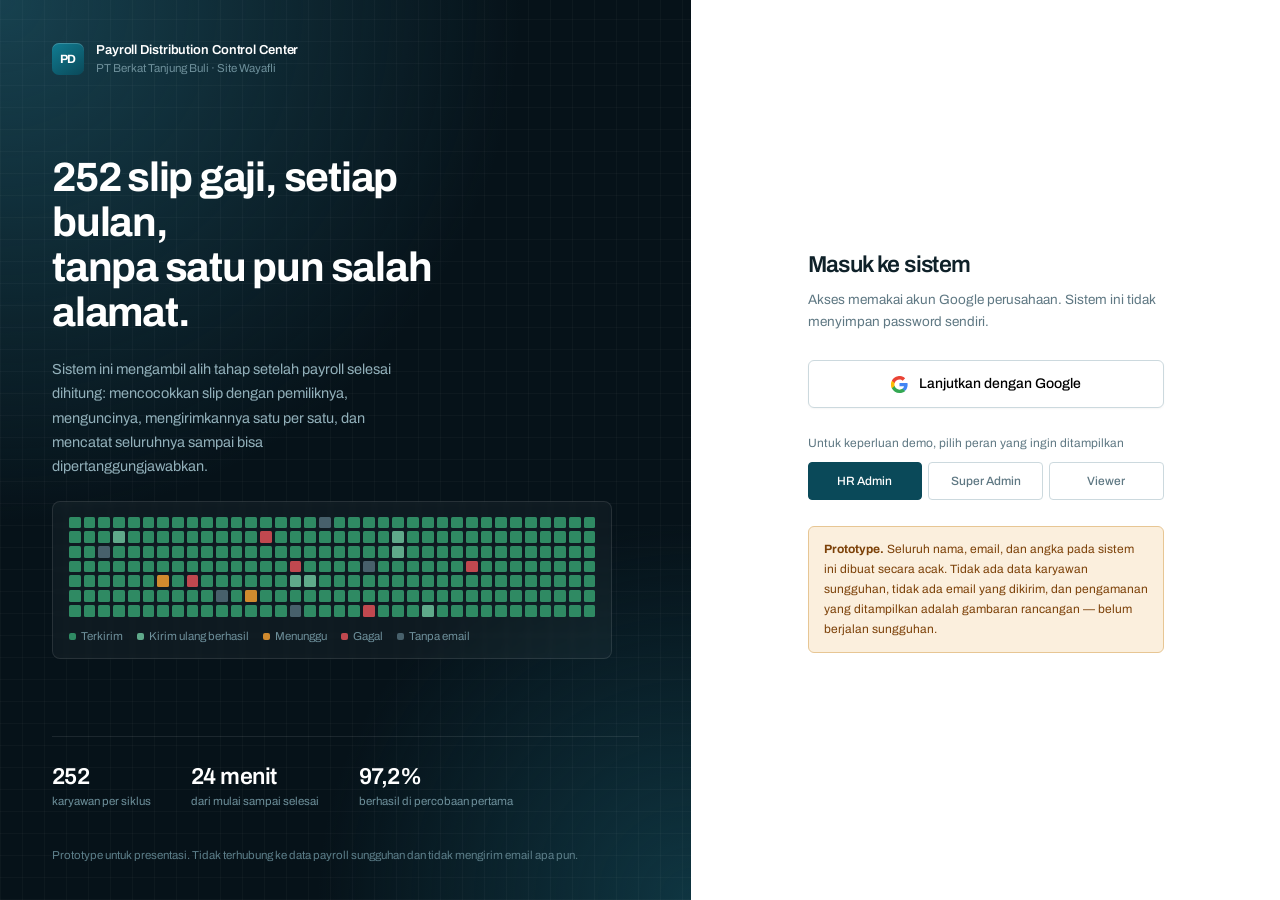
<file: index.html>
<!DOCTYPE html>
<html lang="id">
<head>
<!-- =====================================================================
     VERSI SATU BERKAS — seluruh CSS dan JavaScript sudah di dalam sini.
     Cukup unggah berkas ini saja. Tidak butuh folder assets.
     Dihasilkan oleh build.py dari src/index.src.html + assets/
     ===================================================================== -->
<meta charset="utf-8">
<meta name="viewport" content="width=device-width, initial-scale=1">
<title>Payroll Distribution Control Center — PT Berkat Tanjung Buli</title>
<meta name="description" content="Prototype sistem distribusi dan pemantauan slip gaji. Seluruh data pada halaman ini adalah data contoh.">
<meta name="robots" content="noindex">
<link rel="icon" href="data:image/svg+xml,<svg xmlns='http://www.w3.org/2000/svg' viewBox='0 0 32 32'><rect width='32' height='32' rx='6' fill='%230e6b7e'/><text x='16' y='22' font-family='system-ui' font-size='14' font-weight='700' fill='white' text-anchor='middle'>PD</text></svg>">
<link rel="preconnect" href="https://fonts.googleapis.com">
<link rel="preconnect" href="https://fonts.gstatic.com" crossorigin>
<link rel="stylesheet" href="https://fonts.googleapis.com/css2?family=Archivo:wght@400;500;600;700&family=IBM+Plex+Mono:wght@400;500&display=swap">
<style>
/* ==========================================================================
   Payroll Distribution Control Center
   PT Berkat Tanjung Buli · prototype

   Arah desain: ruang kendali industrial, bukan dashboard SaaS generik.
   Tipografi Archivo — grotesque yang dipakai pada papan penanda dan rambu,
   dipasangkan dengan IBM Plex Mono untuk kode alat dan ID karyawan.
   ========================================================================== */

:root {
  /* Petrol gelap — diambil dari warna baja teroksidasi */
  --ink-950: #061219;
  --ink-900: #0a1b23;
  --ink-800: #102b35;
  --ink-750: #143a47;
  --ink-700: #1a4756;
  --ink-600: #2a6072;

  --petrol-700: #0a4959;
  --petrol-600: #0d6274;
  --petrol-500: #117d93;
  --petrol-400: #2a9cb3;
  --petrol-100: #cfe6eb;
  --petrol-050: #ecf5f7;

  --paper: #eff3f4;
  --surface: #ffffff;
  --surface-2: #f7fafb;
  --line: #e2e9ec;
  --line-2: #ccd9de;

  --text: #0f2129;
  --text-2: #3c5661;
  --muted: #5f7883;
  --faint: #8ca2ac;

  --green: #17694a;
  --green-500: #2f8a63;
  --green-bg: #e4f2eb;
  --green-line: #a6d3c0;
  --ochre: #a8570a;
  --ochre-500: #d08a2e;
  --ochre-bg: #fbefdd;
  --ochre-line: #e7c694;
  --red: #9e2229;
  --red-500: #c0484f;
  --red-bg: #fbeaeb;
  --red-line: #e5b4b7;
  --blue: #1d5a9e;
  --blue-bg: #e8f0f8;
  --blue-line: #b5cae4;
  --slate-bg: #e6ecef;

  --r-sm: 4px;
  --r: 6px;
  --r-lg: 8px;
  --r-pill: 999px;

  --rail: 244px;
  --topbar: 62px;

  --sh-1: 0 1px 2px rgba(10, 27, 35, .04);
  --sh-2: 0 2px 6px rgba(10, 27, 35, .07), 0 1px 2px rgba(10, 27, 35, .04);
  --sh-3: 0 18px 44px rgba(6, 18, 25, .2), 0 4px 12px rgba(6, 18, 25, .12);

  --font: 'Archivo', ui-sans-serif, -apple-system, BlinkMacSystemFont, 'Segoe UI', Roboto, Arial, sans-serif;
  --mono: 'IBM Plex Mono', ui-monospace, SFMono-Regular, Menlo, Consolas, monospace;
}

* { box-sizing: border-box; }
html, body { height: 100%; }

body {
  margin: 0;
  font-family: var(--font);
  background: var(--paper);
  color: var(--text);
  font-size: 13.5px;
  line-height: 1.55;
  -webkit-font-smoothing: antialiased;
  -moz-osx-font-smoothing: grayscale;
}

table, .num, .kpi-value, .metric b, input, .badge, .col-code, .col-num,
.stat b, .run-stat b, .ctx-item b { font-variant-numeric: tabular-nums; }

h1, h2, h3, h4 { margin: 0; font-weight: 600; letter-spacing: -.014em; }
p { margin: 0 0 10px; }
a { color: var(--petrol-600); }

:focus-visible {
  outline: 2px solid var(--petrol-500);
  outline-offset: 2px;
  border-radius: 3px;
}

@media (prefers-reduced-motion: reduce) {
  *, *::before, *::after {
    animation-duration: .001ms !important;
    animation-iteration-count: 1 !important;
    transition-duration: .001ms !important;
  }
}

/* ==========================================================================
   HALAMAN DEPAN
   ========================================================================== */

.signin {
  min-height: 100vh;
  display: grid;
  grid-template-columns: 1.08fr .92fr;
  background: var(--ink-950);
}

.signin-brand {
  padding: 40px 52px 36px;
  color: #b9d2d9;
  display: flex;
  flex-direction: column;
  gap: 34px;
  position: relative;
  overflow: hidden;
  background:
    radial-gradient(130% 100% at 0% 0%, #17414f 0%, rgba(6, 18, 25, 0) 58%),
    radial-gradient(90% 70% at 100% 100%, #0f3541 0%, rgba(6, 18, 25, 0) 60%),
    var(--ink-950);
}

/* Kisi halus di latar — meniru papan penanda logam berlubang */
.signin-brand::before {
  content: "";
  position: absolute;
  inset: 0;
  background-image:
    repeating-linear-gradient(90deg, rgba(255, 255, 255, .028) 0 1px, transparent 1px 22px),
    repeating-linear-gradient(0deg, rgba(255, 255, 255, .028) 0 1px, transparent 1px 22px);
  pointer-events: none;
}
.signin-brand > * { position: relative; z-index: 1; }

.signin-mark { display: flex; align-items: center; gap: 12px; }
.signin-mark-text b {
  display: block;
  color: #fff;
  font-weight: 600;
  font-size: 13px;
  letter-spacing: -.008em;
}
.signin-mark-text span { display: block; font-size: 11.5px; color: #6d8f9a; }

.signin-hero { flex: 1; display: flex; flex-direction: column; justify-content: center; gap: 22px; }

.signin-hero h1 {
  font-size: clamp(30px, 3.2vw, 44px);
  line-height: 1.1;
  font-weight: 700;
  color: #fff;
  letter-spacing: -.03em;
  max-width: 17ch;
}
.signin-hero h1 em {
  font-style: normal;
  display: block;
}
.signin-hero > p {
  font-size: 14.5px;
  line-height: 1.68;
  color: #92b0ba;
  max-width: 46ch;
  margin: 0;
}

/* Papan sel dipakai sebagai gambar utama — inilah produknya */
.hero-board-wrap {
  border: 1px solid rgba(255, 255, 255, .1);
  border-radius: var(--r-lg);
  padding: 15px 16px 13px;
  background: rgba(255, 255, 255, .035);
  backdrop-filter: blur(2px);
  max-width: 560px;
}
.hero-board {
  display: grid;
  grid-template-columns: repeat(36, 1fr);
  gap: 3px;
  margin-bottom: 11px;
}
.hero-board i {
  display: block;
  aspect-ratio: 1;
  border-radius: 1.5px;
  background: #2f8a63;
  opacity: 0;
  animation: cellIn .5s ease forwards;
}
.hero-board i[data-s="RETRY_SUCCESS"] { background: #5fa98a; }
.hero-board i[data-s="PENDING"] { background: #d08a2e; }
.hero-board i[data-s="FAILED"] { background: #c0484f; }
.hero-board i[data-s="EXCEPTION"] { background: #47606b; }
@keyframes cellIn { to { opacity: 1; } }

.hero-board-note {
  font-size: 11.5px;
  color: #6d8f9a;
  display: flex;
  flex-wrap: wrap;
  gap: 4px 14px;
}
.hero-board-note span { display: inline-flex; align-items: center; gap: 5px; }
.hero-board-note b { width: 7px; height: 7px; border-radius: 2px; display: inline-block; }

.signin-stats {
  display: flex;
  gap: 40px;
  flex-wrap: wrap;
  padding-top: 26px;
  border-top: 1px solid rgba(255, 255, 255, .09);
}
.signin-stats div b {
  display: block;
  font-size: 23px;
  font-weight: 600;
  color: #fff;
  letter-spacing: -.025em;
  line-height: 1.2;
}
.signin-stats div span { font-size: 11.5px; color: #6d8f9a; }

.signin-foot { font-size: 11.5px; color: #5c7e89; line-height: 1.6; }

/* Panel kanan */
.signin-panel {
  background: var(--surface);
  display: flex;
  align-items: center;
  justify-content: center;
  padding: 44px 40px;
}
.signin-card { width: 100%; max-width: 356px; }
.signin-card h2 { font-size: 23px; letter-spacing: -.026em; margin-bottom: 7px; }
.signin-card > p { color: var(--muted); font-size: 13.5px; line-height: 1.6; margin-bottom: 28px; }

.gbtn {
  width: 100%;
  display: flex;
  align-items: center;
  justify-content: center;
  gap: 11px;
  padding: 12px 16px;
  border: 1px solid var(--line-2);
  background: #fff;
  border-radius: var(--r);
  font: inherit;
  font-size: 14px;
  font-weight: 500;
  cursor: pointer;
  box-shadow: var(--sh-1);
  transition: border-color .14s, box-shadow .14s, transform .06s;
}
.gbtn:hover { border-color: var(--faint); box-shadow: var(--sh-2); }
.gbtn:active { transform: translateY(1px); }

.role-pick { margin-top: 26px; }
.role-pick > span { display: block; font-size: 12px; color: var(--muted); margin-bottom: 9px; }
.role-row { display: flex; gap: 6px; }
.role-row button {
  flex: 1;
  padding: 9px 6px;
  font: inherit;
  font-size: 12px;
  font-weight: 500;
  border: 1px solid var(--line-2);
  background: #fff;
  border-radius: var(--r-sm);
  cursor: pointer;
  color: var(--muted);
  transition: all .14s;
}
.role-row button:hover { border-color: var(--faint); color: var(--text); }
.role-row button[aria-pressed="true"] {
  background: var(--petrol-700);
  border-color: var(--petrol-700);
  color: #fff;
}

.signin-note {
  margin-top: 26px;
  padding: 13px 15px;
  background: var(--ochre-bg);
  border: 1px solid var(--ochre-line);
  border-radius: var(--r);
  font-size: 12px;
  line-height: 1.65;
  color: #7c4108;
}

/* ==========================================================================
   KERANGKA APLIKASI
   ========================================================================== */

.app { display: none; min-height: 100vh; }
.app.is-active { display: grid; grid-template-columns: var(--rail) 1fr; }

.rail {
  background: var(--ink-900);
  color: #9fbcc5;
  display: flex;
  flex-direction: column;
  position: sticky;
  top: 0;
  height: 100vh;
  overflow-y: auto;
  scrollbar-width: thin;
}
.rail::-webkit-scrollbar { width: 6px; }
.rail::-webkit-scrollbar-thumb { background: rgba(255, 255, 255, .12); border-radius: 3px; }

.rail-head {
  padding: 17px 18px;
  border-bottom: 1px solid rgba(255, 255, 255, .07);
  display: flex;
  gap: 11px;
  align-items: center;
}
.logo-mark {
  width: 32px; height: 32px;
  flex: none;
  border-radius: 7px;
  background: linear-gradient(145deg, var(--petrol-500), var(--petrol-700));
  display: grid;
  place-items: center;
  color: #fff;
  font-weight: 700;
  font-size: 12px;
  letter-spacing: -.02em;
  box-shadow: inset 0 1px 0 rgba(255, 255, 255, .18);
}
.rail-title { font-size: 12.5px; font-weight: 600; color: #fff; line-height: 1.32; letter-spacing: -.005em; }
.rail-sub { font-size: 10.5px; color: #64868f; margin-top: 2px; }

.nav { padding: 14px 11px; flex: 1; }
.nav-group { margin-bottom: 18px; }
.nav-group > span {
  display: block;
  font-size: 11px;
  font-weight: 500;
  color: #547680;
  padding: 0 9px 8px;
}
.nav a {
  display: flex;
  align-items: center;
  gap: 10px;
  padding: 8px 10px;
  margin-bottom: 2px;
  border-radius: var(--r-sm);
  color: #9fbcc5;
  text-decoration: none;
  font-size: 13px;
  position: relative;
  transition: background .13s, color .13s;
}
.nav a:hover { background: rgba(255, 255, 255, .06); color: #e0eef1; }
.nav a.is-current {
  background: linear-gradient(90deg, rgba(17, 125, 147, .34), rgba(17, 125, 147, .13));
  color: #fff;
  font-weight: 500;
}
.nav a.is-current::before {
  content: "";
  position: absolute;
  left: -11px; top: 7px; bottom: 7px;
  width: 3px;
  border-radius: 0 3px 3px 0;
  background: var(--petrol-400);
}
.nav a svg { flex: none; opacity: .75; }
.nav a.is-current svg { opacity: 1; color: var(--petrol-400); }
.nav-count {
  margin-left: auto;
  font-size: 10.5px;
  font-weight: 600;
  background: var(--red-500);
  color: #fff;
  border-radius: var(--r-pill);
  padding: 1px 6px;
  min-width: 19px;
  text-align: center;
}

.rail-foot {
  padding: 13px 15px;
  border-top: 1px solid rgba(255, 255, 255, .07);
  font-size: 11px;
  color: #64868f;
}
.rail-user { display: flex; align-items: center; gap: 10px; margin-bottom: 11px; }
.avatar {
  width: 30px; height: 30px;
  border-radius: 50%;
  background: linear-gradient(145deg, var(--ink-600), var(--ink-750));
  display: grid;
  place-items: center;
  color: #d3e6ea;
  font-size: 11px;
  font-weight: 600;
  flex: none;
}
.rail-user b { display: block; color: #dbedf0; font-size: 12.5px; font-weight: 500; }
.rail-user span { font-size: 10.5px; }
.rail-foot button {
  background: none; border: 0; color: #64868f; font: inherit; font-size: 11px;
  padding: 0; cursor: pointer; text-decoration: underline;
}
.rail-foot button:hover { color: #9fbcc5; }

.main { min-width: 0; display: flex; flex-direction: column; }

.topbar {
  min-height: var(--topbar);
  background: rgba(255, 255, 255, .88);
  backdrop-filter: saturate(160%) blur(10px);
  border-bottom: 1px solid var(--line);
  display: flex;
  align-items: center;
  gap: 14px;
  padding: 0 26px;
  position: sticky;
  top: 0;
  z-index: 40;
}
.topbar h1 { font-size: 17px; letter-spacing: -.022em; }
.topbar-context { margin-left: auto; display: flex; align-items: center; gap: 22px; }
.ctx-item { display: flex; flex-direction: column; line-height: 1.34; }
.ctx-item span { font-size: 10.5px; color: var(--faint); }
.ctx-item b { font-weight: 600; color: var(--text); font-size: 12.5px; }

.demo-flag {
  display: inline-flex; align-items: center; gap: 6px;
  background: var(--ochre-bg);
  border: 1px solid var(--ochre-line);
  color: #7c4108;
  font-size: 11px; font-weight: 600;
  padding: 3px 10px;
  border-radius: var(--r-pill);
}
.demo-flag i {
  width: 6px; height: 6px; border-radius: 50%;
  background: var(--ochre-500); font-style: normal;
}

.view { padding: 24px 28px 64px; flex: 1; min-width: 0; }
.view-intro { max-width: 76ch; color: var(--muted); font-size: 13px; line-height: 1.6; margin-bottom: 20px; }

/* Ruang kendali: dua dokumen, satu tindak lanjut. */
.control-context-hidden { display: none; }
.control-center { max-width: 1120px; margin: 0 auto; }
.control-heading { display: flex; align-items: center; justify-content: space-between; gap: 24px; }
.control-eyebrow { margin: 0 0 6px; color: var(--text); font-size: 18px; font-weight: 600; letter-spacing: -.025em; }
.control-caption { margin: 0; color: var(--muted); font-size: 13px; }
.control-range { margin: 20px 0 12px; font-family: var(--mono); color: var(--muted); font-size: 11px; }
.control-documents { display: grid; grid-template-columns: repeat(2, minmax(0, 1fr)); gap: 20px; }
.control-document { padding: 24px; box-shadow: none; }
.control-document-head { display: flex; align-items: center; justify-content: space-between; gap: 12px; flex-wrap: wrap; }
.control-document-head h2 { font-size: 15px; }
.control-document-head .badge { font-size: 10px; }
.control-total { min-height: 136px; display: flex; flex-direction: column; justify-content: center; gap: 4px; }
.control-total strong { color: var(--petrol-700); font-size: 48px; font-weight: 500; line-height: 1.15; letter-spacing: -.05em; font-variant-numeric: tabular-nums; }
.control-total strong.control-idle { color: var(--faint); }
.control-total span { font-size: 12px; color: var(--muted); }
.control-counts { display: grid; grid-template-columns: repeat(3, minmax(0, 1fr)); gap: 12px; margin: 0; padding: 16px 0; border-top: 1px solid var(--line); }
.control-counts dt { color: var(--muted); font-size: 11px; }
.control-counts dd { margin: 4px 0 0; font: 500 20px var(--mono); }
.control-counts dd.control-alert { color: var(--ochre); }
.control-note { margin: 0; padding: 16px 0; min-height: 82px; border-top: 1px solid var(--line); color: var(--muted); font-size: 12px; }
.control-document-foot { display: flex; justify-content: space-between; flex-wrap: wrap; gap: 8px; border-top: 1px solid var(--line); padding-top: 12px; color: var(--muted); font: 10px var(--mono); }
.control-next { margin-top: 24px; padding: 20px 0; border-top: 1px solid var(--line-2); display: flex; align-items: center; gap: 24px; justify-content: space-between; }
.control-next h3 { font-size: 14px; margin-bottom: 5px; }
.control-next p { margin: 0; max-width: 62ch; font-size: 12px; color: var(--muted); }
.control-next .btn { flex: none; }
@media screen and (max-width: 700px) {
  .control-heading { align-items: stretch; flex-direction: column; gap: 16px; }
  .control-heading select { width: 100%; min-width: 0; }
  .control-documents { grid-template-columns: minmax(0, 1fr); gap: 14px; }
  .control-document { padding: 20px; }
  .control-total { min-height: 116px; }
  .control-next { flex-direction: column; align-items: stretch; gap: 16px; }
}

/* ==========================================================================
   KARTU
   ========================================================================== */

.card {
  min-width: 0;
  background: var(--surface);
  border: 1px solid var(--line);
  border-radius: var(--r-lg);
  box-shadow: var(--sh-1);
}
.card-head {
  padding: 16px 20px;
  border-bottom: 1px solid var(--line);
  display: flex;
  align-items: center;
  gap: 12px;
}
.card-head h3 { font-size: 15px; letter-spacing: -.018em; line-height: 1.4; }
.card-head p { margin: 3px 0 0; font-size: 12.5px; color: var(--muted); line-height: 1.5; }
.card-head .spacer { margin-left: auto; }
.card-body { padding: 20px; }
.card-head > div:first-child { min-width: 0; }
.card-head h3, .notice, .def b { overflow-wrap: anywhere; }
.grid > *, .stack > * { min-width: 0; }

.grid { display: grid; gap: 16px; }
.g-4 { grid-template-columns: repeat(4, minmax(0, 1fr)); }
.g-3 { grid-template-columns: repeat(3, minmax(0, 1fr)); }
.g-2 { grid-template-columns: repeat(2, minmax(0, 1fr)); }
.g-3-1 { grid-template-columns: minmax(0, 2.05fr) minmax(0, 1fr); }
.g-1-1 { grid-template-columns: minmax(0, 1fr) minmax(0, 1fr); }
.stack { display: grid; gap: 16px; }

/* KPI */
.kpi {
  background: var(--surface);
  border: 1px solid var(--line);
  border-radius: var(--r-lg);
  padding: 15px 17px 16px;
  box-shadow: var(--sh-1);
}
.kpi-label {
  font-size: 12px;
  color: var(--muted);
  display: flex;
  align-items: center;
  gap: 7px;
}
.kpi-label::before {
  content: "";
  width: 7px; height: 7px;
  border-radius: 50%;
  background: var(--line-2);
  flex: none;
}
.kpi.k-main .kpi-label::before { background: var(--petrol-500); }
.kpi.k-good .kpi-label::before { background: var(--green-500); }
.kpi.k-warn .kpi-label::before { background: var(--ochre-500); }
.kpi.k-bad .kpi-label::before { background: var(--red-500); }
.kpi-value {
  font-size: 31px;
  font-weight: 600;
  letter-spacing: -.035em;
  line-height: 1.14;
  margin-top: 5px;
}
.kpi-foot { font-size: 11.5px; color: var(--faint); margin-top: 3px; }
.kpi-foot b { color: var(--text-2); font-weight: 600; }

/* ==========================================================================
   PAPAN SEL
   ========================================================================== */

.board-wrap { padding: 18px; }
.board {
  display: grid;
  grid-template-columns: repeat(auto-fill, minmax(14px, 1fr));
  gap: 3px;
}
.board i {
  display: block;
  aspect-ratio: 1;
  border-radius: 2px;
  background: var(--slate-bg);
  transition: transform .12s ease;
  cursor: pointer;
}
.board i[data-s="SENT"] { background: var(--green-500); }
.board i[data-s="RETRY_SUCCESS"] { background: #5fa98a; }
.board i[data-s="PENDING"] { background: var(--ochre-500); }
.board i[data-s="FAILED"] { background: var(--red-500); }
.board i[data-s="QUEUED"] { background: #c6d2d7; }
.board i[data-s="EXCEPTION"] {
  background: repeating-linear-gradient(45deg, #b4c3c9 0 2px, #e2e9ec 2px 4px);
}
.board i:hover {
  transform: scale(1.7);
  position: relative;
  z-index: 2;
  box-shadow: 0 2px 7px rgba(6, 18, 25, .3);
}
.board i.is-fresh { animation: pop .34s ease; }
@keyframes pop {
  0% { transform: scale(.25); opacity: .25; }
  62% { transform: scale(1.55); }
  100% { transform: scale(1); opacity: 1; }
}

.board-legend {
  display: flex; flex-wrap: wrap; gap: 8px 18px;
  padding: 13px 18px;
  border-top: 1px solid var(--line);
  font-size: 11.5px;
  color: var(--muted);
}
.board-legend span { display: inline-flex; align-items: center; gap: 6px; }
.board-legend b { width: 9px; height: 9px; border-radius: 2px; display: inline-block; }

.segbar {
  display: flex; height: 9px;
  border-radius: var(--r-pill);
  overflow: hidden;
  background: var(--slate-bg);
}
.segbar > span { display: block; height: 100%; }
.seg-sent { background: var(--green-500); }
.seg-retry { background: #5fa98a; }
.seg-pending { background: var(--ochre-500); }
.seg-failed { background: var(--red-500); }
.seg-queued { background: #c6d2d7; }

.divbar { display: grid; gap: 11px; }
.divbar-row {
  display: grid;
  grid-template-columns: 160px 1fr 72px;
  align-items: center; gap: 14px; font-size: 12.5px;
}
.divbar-row > span:first-child {
  color: var(--text-2);
  overflow: hidden; text-overflow: ellipsis; white-space: nowrap;
}
.divbar-row > span:last-child { text-align: right; color: var(--muted); font-size: 11.5px; }

/* ==========================================================================
   BADGE
   ========================================================================== */

.badge {
  display: inline-flex; align-items: center; gap: 5px;
  font-size: 10.5px; font-weight: 600;
  padding: 3px 9px;
  border-radius: var(--r-pill);
  border: 1px solid transparent;
  white-space: nowrap;
  letter-spacing: .02em;
}
.b-sent { background: var(--green-bg); color: var(--green); border-color: var(--green-line); }
.b-pending { background: var(--ochre-bg); color: var(--ochre); border-color: var(--ochre-line); }
.b-failed { background: var(--red-bg); color: var(--red); border-color: var(--red-line); }
.b-retrying { background: var(--blue-bg); color: var(--blue); border-color: var(--blue-line); }
.b-neutral { background: var(--slate-bg); color: var(--muted); border-color: var(--line-2); }
.b-info { background: var(--petrol-050); color: var(--petrol-700); border-color: var(--petrol-100); }
.dot { width: 5px; height: 5px; border-radius: 50%; background: currentColor; flex: none; }

.chip {
  display: inline-block; font-size: 11px;
  padding: 1px 8px;
  border-radius: var(--r-pill);
  background: var(--surface-2);
  border: 1px solid var(--line);
  color: var(--muted);
}

/* ==========================================================================
   TABEL
   ========================================================================== */

.table-scroll { overflow-x: auto; max-width: 100%; overscroll-behavior-x: contain; }
table.data { width: 100%; border-collapse: collapse; font-size: 12.5px; }
table.data thead th {
  text-align: left;
  font-weight: 600;
  font-size: 11.5px;
  color: var(--muted);
  padding: 10px 14px;
  border-bottom: 1px solid var(--line);
  background: var(--surface-2);
  white-space: nowrap;
  position: sticky; top: 0; z-index: 1;
}
table.data thead th.sortable { cursor: pointer; user-select: none; }
table.data thead th.sortable:hover { color: var(--text); background: #f0f5f6; }
table.data thead th .arrow { opacity: .5; font-size: 8px; margin-left: 4px; }
table.data tbody td {
  padding: 9px 14px;
  border-bottom: 1px solid var(--line);
  vertical-align: middle;
}
table.data tbody tr:last-child td { border-bottom: 0; }
table.data tbody tr:hover { background: var(--surface-2); }
table.data tbody tr.clickable { cursor: pointer; }
table.data .col-code { font-family: var(--mono); font-size: 11px; color: var(--muted); white-space: nowrap; }
table.data .col-name { font-weight: 500; }
table.data .col-email { color: var(--muted); max-width: 220px; overflow: hidden; text-overflow: ellipsis; white-space: nowrap; }
table.data .col-actions { text-align: right; white-space: nowrap; }
table.data .col-num { text-align: right; }

.table-foot {
  display: flex; align-items: center; gap: 12px;
  padding: 11px 16px;
  border-top: 1px solid var(--line);
  font-size: 12px; color: var(--muted);
  flex-wrap: wrap;
}
.pager { margin-left: auto; display: flex; gap: 4px; align-items: center; }
.pager button {
  min-width: 29px; height: 29px; padding: 0 8px;
  border: 1px solid var(--line-2);
  background: #fff;
  border-radius: var(--r-sm);
  font: inherit; font-size: 12px;
  cursor: pointer; color: var(--text);
  transition: all .13s;
}
.pager button:hover:not(:disabled) { background: var(--surface-2); border-color: var(--faint); }
.pager button[aria-current="true"] {
  background: var(--petrol-700); border-color: var(--petrol-700);
  color: #fff; font-weight: 600;
}
.pager button:disabled { opacity: .38; cursor: not-allowed; }

/* ==========================================================================
   KONTROL
   ========================================================================== */

.filters {
  display: flex; flex-wrap: wrap; gap: 8px;
  padding: 13px 16px;
  border-bottom: 1px solid var(--line);
  background: var(--surface-2);
  border-radius: var(--r-lg) var(--r-lg) 0 0;
  align-items: center;
}
.field { display: flex; flex-direction: column; gap: 5px; }
.field > label { font-size: 11.5px; color: var(--muted); }

input[type="text"], input[type="search"], input[type="number"],
input[type="time"], select, textarea {
  font: inherit; font-size: 12.5px;
  padding: 7px 10px;
  border: 1px solid var(--line-2);
  border-radius: var(--r-sm);
  background: #fff; color: var(--text);
  min-height: 34px;
  transition: border-color .13s, box-shadow .13s;
}
input:focus, select:focus, textarea:focus {
  border-color: var(--petrol-500); outline: none;
  box-shadow: 0 0 0 3px rgba(17, 125, 147, .14);
}
input[disabled], select[disabled] { background: var(--surface-2); color: var(--faint); cursor: not-allowed; }
.search-field { position: relative; }
.search-field input { padding-left: 31px; width: 244px; }
.search-field svg { position: absolute; left: 9px; top: 50%; transform: translateY(-50%); pointer-events: none; opacity: .45; }

.btn {
  display: inline-flex; align-items: center; justify-content: center; gap: 7px;
  font: inherit; font-size: 12.5px; font-weight: 500;
  padding: 7px 14px;
  min-height: 34px;
  border-radius: var(--r-sm);
  border: 1px solid var(--line-2);
  background: #fff; color: var(--text);
  cursor: pointer; white-space: nowrap;
  box-shadow: var(--sh-1);
  transition: background .13s, border-color .13s, transform .06s;
}
.btn:hover:not(:disabled) { background: var(--surface-2); border-color: var(--faint); }
.btn:active:not(:disabled) { transform: translateY(1px); }
.btn:disabled { opacity: .42; cursor: not-allowed; box-shadow: none; }
.btn-primary { background: var(--petrol-700); border-color: var(--petrol-700); color: #fff; }
.btn-primary:hover:not(:disabled) { background: var(--petrol-600); border-color: var(--petrol-600); }
.btn-danger { background: var(--red); border-color: var(--red); color: #fff; }
.btn-danger:hover:not(:disabled) { background: #85181e; border-color: #85181e; }
.btn-sm { font-size: 11.5px; padding: 5px 10px; min-height: 28px; }
.btn-link { border: 0; background: none; color: var(--petrol-600); padding: 3px 5px; min-height: 0; box-shadow: none; text-decoration: underline; }
.btn-row { display: flex; gap: 8px; flex-wrap: wrap; }
a.btn { text-decoration: none; }

.switch { display: flex; align-items: flex-start; gap: 12px; padding: 13px 0; border-bottom: 1px solid var(--line); }
.switch:last-child { border-bottom: 0; }
.switch-copy { flex: 1; }
.switch-copy b { display: block; font-size: 13px; font-weight: 600; }
.switch-copy span { font-size: 12px; color: var(--muted); line-height: 1.5; }
.toggle {
  position: relative;
  width: 40px; height: 23px;
  border-radius: var(--r-pill);
  background: var(--line-2);
  border: 0; cursor: pointer; flex: none; padding: 0;
  transition: background .18s;
}
.toggle::after {
  content: "";
  position: absolute; top: 3px; left: 3px;
  width: 17px; height: 17px;
  border-radius: 50%;
  background: #fff;
  box-shadow: 0 1px 2px rgba(0, 0, 0, .2);
  transition: transform .18s;
}
.toggle[aria-checked="true"] { background: var(--petrol-600); }
.toggle[aria-checked="true"]::after { transform: translateX(17px); }
.toggle:disabled { opacity: .5; cursor: not-allowed; }

/* ==========================================================================
   DAFTAR
   ========================================================================== */

.checklist { display: grid; }
.check-row {
  display: grid; grid-template-columns: 22px 1fr auto;
  gap: 12px; align-items: center;
  padding: 12px 18px;
  border-bottom: 1px solid var(--line);
}
.check-row:last-child { border-bottom: 0; }
.check-row b { font-weight: 500; font-size: 13px; }
.check-row span { font-size: 12px; color: var(--muted); }
.tick { width: 20px; height: 20px; border-radius: 50%; display: grid; place-items: center; flex: none; }
.tick-ok { background: var(--green-bg); color: var(--green); }
.tick-warn { background: var(--ochre-bg); color: var(--ochre); }
.tick-bad { background: var(--red-bg); color: var(--red); }

.activity { display: grid; }
.act-row {
  display: grid; grid-template-columns: 52px 1fr;
  gap: 13px;
  padding: 12px 18px;
  border-bottom: 1px solid var(--line);
  font-size: 12.5px;
}
.act-row:last-child { border-bottom: 0; }
.act-time { color: var(--faint); font-size: 11px; font-family: var(--mono); }
.act-body b { font-weight: 600; }
.act-body span { display: block; color: var(--muted); font-size: 11.5px; margin-top: 2px; line-height: 1.5; }

.notice {
  display: flex; gap: 11px;
  padding: 13px 15px;
  border-radius: var(--r);
  border: 1px solid;
  font-size: 12.5px; line-height: 1.6;
  align-items: flex-start;
}
.notice svg { flex: none; margin-top: 2px; }
.notice b { display: block; margin-bottom: 3px; }
.n-warn { background: var(--ochre-bg); border-color: var(--ochre-line); color: #7c4108; }
.n-bad { background: var(--red-bg); border-color: var(--red-line); color: #7a171d; }
.n-ok { background: var(--green-bg); border-color: var(--green-line); color: #114e37; }
.n-info { background: var(--petrol-050); border-color: var(--petrol-100); color: #093f4c; }

.empty { padding: 40px 24px; text-align: center; color: var(--muted); background: var(--surface-2); border-radius: var(--r); }
.empty svg { color: var(--petrol-600); opacity: .65; margin-bottom: 12px; }
.empty b { display: block; font-size: 15px; color: var(--text); margin-bottom: 8px; }
.empty p { font-size: 12.5px; max-width: 44ch; margin: 0 auto; line-height: 1.6; }

.defs { display: grid; grid-template-columns: repeat(auto-fit, minmax(165px, 1fr)); gap: 15px 22px; }
.def span { display: block; font-size: 11.5px; color: var(--muted); }
.def b { font-weight: 600; font-size: 13px; }

.metric-row { display: flex; gap: 26px; flex-wrap: wrap; }
.metric span { display: block; font-size: 11.5px; color: var(--muted); }
.metric b { font-size: 21px; font-weight: 600; letter-spacing: -.026em; }

/* ==========================================================================
   MODAL · PANEL · TOAST
   ========================================================================== */

.scrim {
  position: fixed; inset: 0;
  background: rgba(6, 18, 25, .5);
  backdrop-filter: blur(2px);
  display: none; z-index: 90;
}
.scrim.is-open { display: block; animation: fade .16s ease; }
@keyframes fade { from { opacity: 0; } }

.modal {
  position: fixed; z-index: 100;
  top: 50%; left: 50%;
  transform: translate(-50%, -50%);
  width: min(560px, calc(100vw - 32px));
  max-height: calc(100vh - 56px);
  overflow: auto;
  background: var(--surface);
  border-radius: var(--r-lg);
  box-shadow: var(--sh-3);
  display: none;
}
.modal.is-open { display: block; animation: rise .18s cubic-bezier(.2, .8, .3, 1); }
@keyframes rise { from { opacity: 0; transform: translate(-50%, -46%); } }
.modal.wide { width: min(780px, calc(100vw - 32px)); }
.modal-head { padding: 18px 20px 14px; border-bottom: 1px solid var(--line); }
.modal-head h3 { font-size: 16px; letter-spacing: -.018em; }
.modal-head p { margin: 4px 0 0; font-size: 12.5px; color: var(--muted); }
.modal-body { padding: 20px; }
.modal-foot {
  padding: 14px 20px;
  border-top: 1px solid var(--line);
  display: flex; gap: 8px; justify-content: flex-end;
  background: var(--surface-2);
  border-radius: 0 0 var(--r-lg) var(--r-lg);
  position: sticky; bottom: 0;
}

.drawer {
  position: fixed; z-index: 100;
  top: 0; right: 0; bottom: 0;
  width: min(540px, 100vw);
  background: var(--surface);
  box-shadow: var(--sh-3);
  display: none; flex-direction: column;
}
.drawer.is-open { display: flex; animation: slideIn .2s cubic-bezier(.2, .8, .3, 1); }
@keyframes slideIn { from { transform: translateX(22px); opacity: 0; } }
.drawer-head { padding: 18px 20px; border-bottom: 1px solid var(--line); display: flex; gap: 12px; align-items: flex-start; }
.drawer-head h3 { font-size: 16px; letter-spacing: -.018em; }
.drawer-head p { margin: 3px 0 0; font-size: 12.5px; color: var(--muted); }
.drawer-body { padding: 20px; overflow-y: auto; flex: 1; }
.icon-btn {
  margin-left: auto; background: none; border: 0; cursor: pointer;
  color: var(--muted); padding: 4px; border-radius: var(--r-sm); line-height: 0;
}
.icon-btn:hover { background: var(--surface-2); color: var(--text); }

.toasts {
  position: fixed; z-index: 200;
  right: 20px; bottom: 20px;
  display: grid; gap: 9px;
  width: min(372px, calc(100vw - 40px));
}
.toast {
  background: var(--ink-900);
  color: #e3eff1;
  border-radius: var(--r);
  padding: 12px 15px;
  font-size: 12.5px;
  box-shadow: var(--sh-3);
  display: flex; gap: 10px; align-items: flex-start;
  animation: toastIn .22s cubic-bezier(.2, .8, .3, 1);
}
@keyframes toastIn { from { opacity: 0; transform: translateY(8px); } }
.toast b { display: block; font-weight: 600; margin-bottom: 2px; }
.toast span { color: #9fbcc5; line-height: 1.5; }
.toast.t-ok { border-left: 3px solid #49b285; }
.toast.t-bad { border-left: 3px solid var(--red-500); }
.toast.t-info { border-left: 3px solid var(--petrol-400); }

/* Pratinjau email */
.mail { border: 1px solid var(--line); border-radius: var(--r); overflow: hidden; font-size: 13px; }
.mail-head { background: var(--surface-2); padding: 13px 15px; border-bottom: 1px solid var(--line); display: grid; gap: 5px; }
.mail-head div { display: grid; grid-template-columns: 66px 1fr; font-size: 12px; }
.mail-head span { color: var(--muted); }
.mail-body { padding: 17px 15px; line-height: 1.72; }
.mail-attach {
  margin: 0 15px 17px;
  border: 1px solid var(--line);
  border-radius: var(--r-sm);
  padding: 10px 12px;
  display: flex; gap: 11px; align-items: center;
  background: var(--surface-2); font-size: 12px;
}
.mail-attach b { display: block; font-family: var(--mono); font-size: 11px; font-weight: 500; }
.mail-attach span { color: var(--muted); font-size: 11px; }

/* Distribusi berjalan */
.run-stat { display: flex; gap: 28px; flex-wrap: wrap; margin-bottom: 16px; }
.run-stat div span { display: block; font-size: 11.5px; color: var(--muted); }
.run-stat div b { font-size: 23px; font-weight: 600; letter-spacing: -.028em; }
.run-log {
  margin-top: 16px; max-height: 172px; overflow-y: auto;
  border: 1px solid var(--line); border-radius: var(--r-sm);
  background: var(--surface-2);
  font-family: var(--mono); font-size: 10.5px; line-height: 1.8;
  padding: 10px 12px;
}
.run-log div { color: var(--muted); }
.run-log div b { color: var(--text); font-weight: 500; }
.run-log .l-bad { color: var(--red); }

/* Linimasa */
.tl { display: grid; }
.tl-row { display: grid; grid-template-columns: 13px 1fr; gap: 13px; }
.tl-mark { display: flex; flex-direction: column; align-items: center; }
.tl-mark i { width: 9px; height: 9px; border-radius: 50%; background: var(--line-2); margin-top: 6px; flex: none; }
.tl-mark i.ok { background: var(--green-500); }
.tl-mark i.bad { background: var(--red-500); }
.tl-mark i.warn { background: var(--ochre-500); }
.tl-mark s { flex: 1; width: 1px; background: var(--line); display: block; }
.tl-body { padding-bottom: 15px; font-size: 12.5px; }
.tl-body b { font-weight: 600; }
.tl-body span { display: block; color: var(--muted); font-size: 11.5px; }

/* Lembur */
.ot-track { height: 18px; background: var(--slate-bg); border-radius: var(--r-sm); overflow: hidden; position: relative; }
.ot-fill { height: 100%; background: var(--petrol-600); transition: width .4s ease; }
.ot-fill.over { background: var(--ochre-500); }
.ot-fill.way-over { background: var(--red-500); }
.ot-label { position: absolute; left: 9px; top: 0; font-size: 11px; color: #fff; font-weight: 500; }

details summary::-webkit-details-marker { display: none; }
details summary { list-style: none; }

/* ==========================================================================
   RESPONSIF
   ========================================================================== */

@media (max-width: 1240px) {
  .g-4 { grid-template-columns: repeat(2, minmax(0, 1fr)); }
  .g-3, .g-3-1, .g-1-1 { grid-template-columns: minmax(0, 1fr); }
}

@media (max-width: 1040px) {
  .signin { grid-template-columns: 1fr; }
  .signin-brand { padding: 30px 28px 28px; gap: 24px; }
  .signin-hero h1 { font-size: 30px; max-width: none; }
  .signin-hero > p { font-size: 13.5px; }
  .hero-board-wrap { max-width: none; }
  .hero-board { grid-template-columns: repeat(28, 1fr); }
  .signin-stats { gap: 26px; padding-top: 20px; }
  .signin-stats div b { font-size: 19px; }
  .signin-panel { padding: 34px 28px 44px; align-items: flex-start; }
  .signin-card { max-width: 420px; margin: 0 auto; }
}

@media (max-width: 900px) {
  .app.is-active { grid-template-columns: 1fr; }
  .rail { position: relative; height: auto; }
  .nav { display: grid; grid-template-columns: repeat(2, 1fr); gap: 0 10px; }
  .nav-group { grid-column: 1 / -1; margin-bottom: 10px; }
  .nav-group > span { padding-bottom: 6px; }
  .nav a.is-current::before { display: none; }
  .topbar-context { display: none; }
  .g-2 { grid-template-columns: minmax(0, 1fr); }
  .view { padding: 18px 16px 52px; }
  .topbar { padding: 0 16px; min-height: 56px; }
  .topbar h1 { font-size: 15.5px; }
  .divbar-row { grid-template-columns: 112px 1fr 58px; gap: 10px; }
  .drawer { width: 100vw; }
}

@media (max-width: 620px) {
  .g-4 { grid-template-columns: minmax(0, 1fr); }
  .search-field input { width: 100%; }
  .filters { flex-direction: column; align-items: stretch; }
  .filters > div[style], .filters select { width: 100%; }
  .signin-hero h1 { font-size: 26px; }
  .hero-board { grid-template-columns: repeat(21, 1fr); }
  .card-head { flex-wrap: wrap; }
  .metric-row { gap: 18px; }
  .modal-body, .drawer-body { padding: 16px; }
  .toasts { right: 12px; left: 12px; bottom: 12px; width: auto; }
}

@media print {
  .rail, .topbar, .filters, .table-foot, .btn, .toasts { display: none !important; }
  .app.is-active { grid-template-columns: 1fr; }
  .card { box-shadow: none; break-inside: avoid; }
  body { background: #fff; }
}

/* ==========================================================================
   PEMILIH PERIODE
   ========================================================================== */

.period-bar {
  display: flex; align-items: flex-end; gap: 16px; flex-wrap: wrap;
  padding: 14px 16px;
  background: var(--surface);
  border: 1px solid var(--line);
  border-radius: var(--r-lg);
  box-shadow: var(--sh-1);
  margin-bottom: 16px;
}
.period-pick { display: flex; flex-direction: column; gap: 5px; }
.period-pick label { font-size: 11.5px; color: var(--muted); }
.period-pick select { min-width: 292px; font-weight: 500; }
.period-meta { margin-left: auto; display: flex; align-items: center; gap: 9px; }

/* ==========================================================================
   DEMOGRAFI
   ========================================================================== */

.split-bar {
  display: flex; height: 34px;
  border-radius: var(--r-sm);
  overflow: hidden;
  background: var(--slate-bg);
}
.split-bar > span {
  display: grid; place-items: center;
  font-size: 12px; font-weight: 600; color: #fff;
  min-width: 0;
}
.sp-m { background: var(--petrol-600); }
.sp-f { background: var(--ochre-500); }

.split-key { display: flex; gap: 22px; margin-top: 12px; font-size: 12.5px; color: var(--muted); }
.split-key span { display: inline-flex; align-items: center; gap: 7px; }
.split-key strong { color: var(--text); font-weight: 600; }
.split-key b { width: 10px; height: 10px; border-radius: 2px; display: inline-block; }
.k-m { background: var(--petrol-600); }
.k-f { background: var(--ochre-500); }

.age-bars { display: grid; gap: 9px; }
.age-row {
  display: grid; grid-template-columns: 54px 1fr 74px;
  align-items: center; gap: 12px; font-size: 12.5px;
}
.age-row > span:first-child { color: var(--text-2); }
.age-row > span:last-child { text-align: right; color: var(--text); font-weight: 500; }
.age-row em { font-style: normal; color: var(--faint); font-weight: 400; font-size: 11px; }
.age-track { height: 17px; background: var(--slate-bg); border-radius: var(--r-sm); overflow: hidden; }
.age-fill { height: 100%; background: var(--petrol-600); border-radius: var(--r-sm); }

.sex-tag {
  display: inline-grid; place-items: center;
  width: 20px; height: 20px;
  border-radius: 50%;
  font-size: 10.5px; font-weight: 600;
}
.s-L { background: var(--petrol-050); color: var(--petrol-700); }
.s-P { background: var(--ochre-bg); color: var(--ochre); }

/* ==========================================================================
   FORMULIR & PERHITUNGAN
   ========================================================================== */

.form-grid { display: grid; grid-template-columns: repeat(2, minmax(0, 1fr)); gap: 13px 16px; }
.form-sep {
  font-size: 12.5px; font-weight: 600;
  margin: 22px 0 12px;
  padding-bottom: 8px;
  border-bottom: 1px solid var(--line);
  color: var(--text-2);
}

.calc {
  display: grid;
  grid-template-columns: repeat(3, minmax(0, 1fr));
  gap: 1px;
  background: var(--line);
  border: 1px solid var(--line);
  border-radius: var(--r);
  overflow: hidden;
}
.calc-col { background: var(--surface); padding: 14px 15px; }
.calc-head {
  font-size: 11px; font-weight: 600; color: var(--muted);
  margin-bottom: 10px;
}
.calc-row {
  display: flex; justify-content: space-between; gap: 10px;
  padding: 5px 0;
  font-size: 12px;
  align-items: baseline;
}
.calc-row > span { color: var(--muted); min-width: 0; }
.calc-row em {
  font-style: normal; display: block;
  font-size: 10.5px; color: var(--faint);
}
.calc-row > b { font-weight: 500; white-space: nowrap; font-variant-numeric: tabular-nums; }
.calc-total {
  border-top: 1px solid var(--line);
  margin-top: 7px; padding-top: 9px;
}
.calc-total > span { color: var(--text); font-weight: 500; }
.calc-total > b { font-weight: 600; }
.calc-net { background: var(--petrol-050); }
.calc-big {
  font-size: 22px; font-weight: 600;
  letter-spacing: -.028em;
  color: var(--petrol-700);
  font-variant-numeric: tabular-nums;
  margin-bottom: 10px;
}
.calc-note { font-size: 11px; color: var(--muted); line-height: 1.6; }
.calc-note b { color: var(--text); font-weight: 600; }

/* ==========================================================================
   TARIF
   ========================================================================== */

.rate-grid { display: grid; grid-template-columns: repeat(auto-fit, minmax(186px, 1fr)); gap: 14px 16px; }
.rate-item { display: flex; flex-direction: column; gap: 5px; }
.rate-item label { font-size: 11.5px; color: var(--muted); }
.rate-item em {
  font-style: normal; font-size: 10.5px; color: var(--faint); line-height: 1.45;
}
.rate-input { display: flex; align-items: center; gap: 0; }
.rate-input input { flex: 1; min-width: 0; border-radius: var(--r-sm); }
.rate-unit {
  font-size: 12px; color: var(--muted);
  padding: 0 9px;
  white-space: nowrap;
}

@media (max-width: 900px) {
  .calc { grid-template-columns: minmax(0, 1fr); }
  .form-grid { grid-template-columns: minmax(0, 1fr); }
  .period-pick select { min-width: 0; width: 100%; }
  .period-pick { width: 100%; }
  .period-meta { margin-left: 0; }
}

/* ==========================================================================
   TABEL INPUT PAYROLL
   ========================================================================== */

.entry-scroll { max-height: 70vh; overflow: auto; }

table.entry-table { font-size: 12px; }
table.entry-table thead th { top: 0; }
table.entry-table thead tr.entry-group th {
  text-align: center;
  font-size: 10.5px;
  letter-spacing: .03em;
  padding: 6px 12px;
  border-bottom: 1px solid var(--line);
}
table.entry-table thead tr.entry-group + tr th { top: 29px; }
.grp-in { background: var(--petrol-050); color: var(--petrol-700); }
.grp-out { background: var(--ochre-bg); color: var(--ochre); }
.grp-sum { background: var(--surface-2); color: var(--text-2); }
table.entry-table th.c-in { background: #f3f9fa; }
table.entry-table th.c-out { background: #fdf7ee; }
table.entry-table th.c-sum { background: var(--surface-2); }

/* Dua kolom pertama tetap terlihat saat tabel digeser ke kanan */
table.entry-table .sticky-1,
table.entry-table .sticky-2 {
  position: sticky;
  background: var(--surface);
  z-index: 2;
}
table.entry-table .sticky-1 { left: 0; min-width: 84px; }
table.entry-table .sticky-2 { left: 84px; min-width: 186px; box-shadow: 1px 0 0 var(--line); }
table.entry-table thead .sticky-1,
table.entry-table thead .sticky-2 { z-index: 3; background: var(--surface-2); }
table.entry-table tbody tr:hover .sticky-1,
table.entry-table tbody tr:hover .sticky-2 { background: var(--surface-2); }

table.entry-table td.cell-num { padding: 3px 4px; }
table.entry-table td.cell-num input {
  width: 100%;
  min-height: 28px;
  padding: 3px 7px;
  text-align: right;
  font-size: 11.5px;
  border-color: transparent;
  background: transparent;
  border-radius: 3px;
}
table.entry-table td.cell-num input:hover:not(:disabled) { border-color: var(--line-2); background: #fff; }
table.entry-table td.cell-num input:focus {
  border-color: var(--petrol-500);
  background: #fff;
  box-shadow: 0 0 0 2px rgba(17, 125, 147, .16);
}
table.entry-table td.cell-num input:disabled { color: var(--text-2); }

table.entry-table .sum-in, table.entry-table .sum-out, table.entry-table .sum-thp {
  font-weight: 500;
  white-space: nowrap;
  background: var(--surface-2);
}
table.entry-table .sum-thp { font-weight: 600; color: var(--petrol-700); }
table.entry-table .sum-thp.neg { color: var(--red); }

table.entry-table tr.row-blocking .sticky-1,
table.entry-table tr.row-blocking .sticky-2 { box-shadow: inset 3px 0 0 var(--red-500), 1px 0 0 var(--line); }
table.entry-table tr.row-warning .sticky-1,
table.entry-table tr.row-warning .sticky-2 { box-shadow: inset 3px 0 0 var(--ochre-500), 1px 0 0 var(--line); }

table.entry-table tfoot td {
  position: sticky;
  bottom: 0;
  background: var(--ink-900);
  color: #dbeaee;
  font-weight: 500;
  font-size: 11.5px;
  padding: 10px 14px;
  white-space: nowrap;
  border-top: 1px solid var(--ink-700);
  z-index: 2;
}
table.entry-table tfoot .sticky-1, table.entry-table tfoot .sticky-2 {
  background: var(--ink-900); color: #fff; z-index: 3;
}
table.entry-table tfoot .sum-thp { color: #7fd3b0; background: var(--ink-900); }

/* Alur langkah */
.flow { display: grid; gap: 2px; }
.flow-step {
  display: grid; grid-template-columns: 26px 1fr;
  gap: 12px; align-items: center;
  padding: 9px 0;
}
.flow-step i {
  display: grid; place-items: center;
  width: 24px; height: 24px;
  border-radius: 50%;
  background: var(--slate-bg);
  color: var(--muted);
  font-size: 11px; font-weight: 600; font-style: normal;
}
.flow-step.done i { background: var(--green-bg); color: var(--green); }
.flow-step.current i { background: var(--petrol-700); color: #fff; }
.flow-step b { display: block; font-size: 13px; font-weight: 500; }
.flow-step span { font-size: 11.5px; color: var(--muted); }
.flow-step.current b { font-weight: 600; }

/* ==========================================================================
   KARTU SLIP HASIL PEMBUATAN
   ========================================================================== */

.gen-grid {
  display: grid;
  grid-template-columns: repeat(auto-fill, minmax(168px, 1fr));
  gap: 9px;
}
.gen-card {
  display: grid; gap: 2px;
  text-align: left;
  padding: 10px 12px;
  border: 1px solid var(--line);
  border-radius: var(--r);
  background: var(--surface);
  cursor: pointer;
  font: inherit;
  transition: border-color .12s, box-shadow .12s, transform .06s;
}
.gen-card:hover { border-color: var(--petrol-500); box-shadow: var(--sh-2); }
.gen-card:active { transform: translateY(1px); }
.gen-code { font-family: var(--mono); font-size: 10.5px; color: var(--muted); }
.gen-name {
  font-size: 12.5px; font-weight: 500; color: var(--text);
  overflow: hidden; text-overflow: ellipsis; white-space: nowrap;
}
.gen-thp { font-size: 12px; font-weight: 600; color: var(--petrol-700); font-variant-numeric: tabular-nums; }
.gen-mark {
  display: inline-flex; align-items: center; gap: 4px;
  font-size: 10px; margin-top: 3px;
}
.gen-mark.ok { color: var(--green); }
.gen-mark.warn { color: var(--ochre); }

/* ==========================================================================
   SLIP GAJI — replika tata letak resmi
   ========================================================================== */

.slip-frame { background: var(--surface-2); padding: 18px; border-radius: var(--r); border: 1px solid var(--line); }

.slip {
  background: #fff;
  padding: 26px 30px 22px;
  font-size: 12px;
  line-height: 1.5;
  color: #111;
  max-width: 560px;
  margin: 0 auto;
  border: 1px solid var(--line);
}
.slip-head { text-align: center; margin-bottom: 20px; }
.slip-head h4 { font-size: 15.5px; font-weight: 700; letter-spacing: .01em; }
.slip-head p { margin: 3px 0 0; font-size: 11px; font-weight: 500; }

.slip-id { margin-bottom: 20px; display: grid; gap: 3px; }
.slip-id div { display: grid; grid-template-columns: 148px 1fr; font-size: 11.5px; }
.slip-id span { color: #333; }
.slip-id b { font-weight: 500; }

.slip-band {
  background: #b0b0b0;
  color: #000;
  font-weight: 700;
  font-size: 11.5px;
  padding: 3px 8px;
  margin: 16px 0 12px;
}
.slip-line {
  display: grid;
  grid-template-columns: 188px 10px 24px 1fr;
  font-size: 11.5px;
  padding: 2px 0;
}
.slip-line i, .slip-line em { font-style: normal; }
.slip-line b { text-align: right; font-weight: 400; font-variant-numeric: tabular-nums; padding-right: 22px; }
.slip-line.strong span, .slip-line.strong em, .slip-line.strong b { font-weight: 700; }

.slip-thp {
  background: #b0b0b0;
  display: flex; justify-content: space-between;
  padding: 4px 8px;
  margin-top: 16px;
  font-weight: 700;
  font-size: 11.5px;
}
.slip-thp b { font-variant-numeric: tabular-nums; padding-right: 14px; }

.slip-sign { text-align: center; margin-top: 46px; font-size: 11px; }
.slip-sign p { margin: 0 0 54px; }
.slip-rule { width: 214px; height: 1px; background: #111; margin: 0 auto 3px; }
.slip-sign b { display: block; font-weight: 400; }
.slip-sign span { display: block; }

.slip-strip { display: grid; gap: 14px; max-height: 58vh; overflow-y: auto; padding-right: 4px; }
.slip-mini { transform: scale(.88); transform-origin: top center; }

/* Cetak */
#printArea { display: none; }
body.printing #printArea { display: block; }

@media print {
  body.printing > *:not(#printArea) { display: none !important; }
  body.printing #printArea { display: block; }
  .slip-page { page-break-after: always; break-after: page; padding: 0; }
  .slip-page:last-child { page-break-after: auto; break-after: auto; }
  .slip { border: 0; max-width: none; padding: 10mm 14mm; }
  .slip-band, .slip-thp { -webkit-print-color-adjust: exact; print-color-adjust: exact; }
}

@media (max-width: 900px) {
  .entry-scroll { max-height: none; }
  table.entry-table .sticky-2 { min-width: 140px; }
  .slip { padding: 18px 16px; }
  .slip-line { grid-template-columns: 142px 8px 20px 1fr; font-size: 11px; }
  .slip-id div { grid-template-columns: 108px 1fr; }
}

/* ==========================================================================
   STEPPER ALUR PAYROLL
   ========================================================================== */

.stepper-card { background: var(--surface); }

.steps {
  display: grid;
  grid-template-columns: repeat(6, minmax(0, 1fr));
  gap: 0;
  position: relative;
}
.step { position: relative; padding-right: 10px; }
.step-mark { margin-bottom: 9px; position: relative; }
.step-mark::before {
  content: "";
  position: absolute;
  left: 26px; right: -10px; top: 12px;
  height: 2px;
  background: var(--line);
}
.step:last-child .step-mark::before { display: none; }
.step.done .step-mark::before { background: var(--green-line); }

.step-mark i {
  display: grid; place-items: center;
  width: 26px; height: 26px;
  border-radius: 50%;
  background: var(--surface);
  border: 2px solid var(--line-2);
  color: var(--faint);
  font-size: 11px; font-weight: 600; font-style: normal;
  position: relative; z-index: 1;
}
.step.done .step-mark i { background: var(--green-500); border-color: var(--green-500); color: #fff; }
.step.current .step-mark i {
  background: var(--petrol-700); border-color: var(--petrol-700); color: #fff;
  box-shadow: 0 0 0 4px rgba(13, 98, 116, .14);
}

.step-body b {
  display: block; font-size: 12.5px; font-weight: 500;
  color: var(--muted);
  line-height: 1.35;
}
.step-body span { display: block; font-size: 11px; color: var(--faint); line-height: 1.45; margin-top: 2px; }
.step.done .step-body b, .step.current .step-body b { color: var(--text); }
.step.current .step-body b { font-weight: 600; }
.step.current .step-body span { color: var(--muted); }

.step-gate {
  display: inline-flex; align-items: center; gap: 4px;
  font-style: normal; font-size: 10px;
  color: var(--ochre);
  margin-top: 5px;
}

.step-next {
  margin-top: 20px;
  padding-top: 16px;
  border-top: 1px solid var(--line);
}
.step-next-inner {
  display: flex; align-items: center; gap: 14px; flex-wrap: wrap;
  padding: 12px 15px;
  background: var(--petrol-050);
  border: 1px solid var(--petrol-100);
  border-radius: var(--r);
}
.step-next-inner b { display: block; font-size: 12.5px; }
.step-next-inner span { font-size: 11.5px; color: var(--muted); }
.step-next-inner .btn { margin-left: auto; }

.auto-list { display: grid; gap: 7px; margin: 14px 0; }
.auto-list div {
  display: flex; align-items: center; gap: 9px;
  font-size: 12.5px;
  padding: 8px 11px;
  background: var(--surface-2);
  border: 1px solid var(--line);
  border-radius: var(--r-sm);
}
.auto-list svg { color: var(--green); }

/* ==========================================================================
   PILIHAN & EDIT
   ========================================================================== */

.opt-list { display: grid; gap: 9px; }
.opt {
  display: grid; grid-template-columns: 20px 1fr;
  gap: 11px; align-items: start;
  padding: 12px 14px;
  border: 1px solid var(--line-2);
  border-radius: var(--r);
  cursor: pointer;
  transition: border-color .13s, background .13s;
}
.opt:hover { border-color: var(--faint); background: var(--surface-2); }
.opt:has(input:checked) { border-color: var(--petrol-500); background: var(--petrol-050); }
.opt input { margin-top: 3px; min-height: 0; }
.opt b { display: block; font-size: 13px; font-weight: 600; }
.opt span { display: block; font-size: 12px; color: var(--muted); line-height: 1.55; margin-top: 3px; }
.opt em {
  display: block; font-style: normal;
  font-size: 11px; color: var(--petrol-600);
  margin-top: 5px;
}

.field label em.was {
  font-style: normal;
  color: var(--faint);
  font-size: 10.5px;
}

.edit-sum {
  display: grid; gap: 8px;
  margin-top: 18px;
  padding: 14px 15px;
  background: var(--surface-2);
  border: 1px solid var(--line);
  border-radius: var(--r);
}
.edit-sum div { display: flex; justify-content: space-between; gap: 12px; font-size: 12.5px; }
.edit-sum span { color: var(--muted); }
.edit-sum b { font-weight: 500; font-variant-numeric: tabular-nums; }
.edit-sum .big {
  border-top: 1px solid var(--line-2);
  padding-top: 9px;
  font-size: 13.5px;
}
.edit-sum .big span { color: var(--text); font-weight: 500; }
.edit-sum .big b { font-weight: 600; font-size: 16px; color: var(--petrol-700); }
.edit-sum .big.neg b { color: var(--red); }

/* Pengalih tampilan tabel / kartu */
.view-toggle { display: flex; border: 1px solid var(--line-2); border-radius: var(--r-sm); overflow: hidden; }
.view-toggle button {
  display: inline-flex; align-items: center; gap: 6px;
  font: inherit; font-size: 11.5px;
  padding: 6px 11px;
  border: 0; background: #fff;
  color: var(--muted);
  cursor: pointer;
}
.view-toggle button + button { border-left: 1px solid var(--line-2); }
.view-toggle button:hover { background: var(--surface-2); }
.view-toggle button.on { background: var(--petrol-700); color: #fff; font-weight: 500; }

@media (max-width: 1240px) {
  .steps { grid-template-columns: repeat(3, minmax(0, 1fr)); gap: 18px 0; }
  .step:nth-child(3) .step-mark::before { display: none; }
}
@media (max-width: 700px) {
  .steps { grid-template-columns: repeat(2, minmax(0, 1fr)); }
  .step:nth-child(3) .step-mark::before { display: block; }
  .step:nth-child(2n) .step-mark::before { display: none; }
  .step-next-inner .btn { margin-left: 0; width: 100%; }
}

/* Baris slip yang bisa diklik untuk membuka pratinjau */
.gen-row td { cursor: pointer; }

/* ==========================================================================
   IMPOR DARI EXCEL
   ========================================================================== */

.imp-steps { display: grid; gap: 4px; }
.imp-step {
  display: grid; grid-template-columns: 28px 1fr;
  gap: 13px;
  padding: 15px 0;
  border-bottom: 1px solid var(--line);
}
.imp-step:last-child { border-bottom: 0; padding-bottom: 0; }
.imp-step > i {
  display: grid; place-items: center;
  width: 26px; height: 26px;
  border-radius: 50%;
  background: var(--petrol-050);
  border: 1px solid var(--petrol-100);
  color: var(--petrol-700);
  font-size: 11.5px; font-weight: 600; font-style: normal;
}
.imp-step b { display: block; font-size: 13px; font-weight: 600; }
.imp-step > div > span { display: block; font-size: 12.5px; color: var(--muted); line-height: 1.6; margin-top: 3px; }

input[type="file"] {
  font: inherit; font-size: 12.5px;
  width: 100%;
  padding: 9px 11px;
  border: 1px dashed var(--line-2);
  border-radius: var(--r-sm);
  background: var(--surface-2);
  cursor: pointer;
}
input[type="file"]:hover { border-color: var(--petrol-500); background: var(--petrol-050); }
input[type="file"]::file-selector-button {
  font: inherit; font-size: 12px; font-weight: 500;
  margin-right: 11px;
  padding: 5px 11px;
  border: 1px solid var(--line-2);
  border-radius: var(--r-sm);
  background: #fff;
  color: var(--text);
  cursor: pointer;
}

.imp-stats { display: flex; gap: 10px; flex-wrap: wrap; }
.imp-stats > div {
  flex: 1 1 96px;
  padding: 10px 12px;
  border: 1px solid var(--line);
  border-radius: var(--r-sm);
  background: var(--surface-2);
}
.imp-stats b {
  display: block; font-size: 19px; font-weight: 600;
  letter-spacing: -.024em; font-variant-numeric: tabular-nums;
}
.imp-stats span { font-size: 11px; color: var(--muted); }
.imp-stats .bad { background: var(--red-bg); border-color: var(--red-line); }
.imp-stats .bad b { color: var(--red); }
.imp-stats .warn { background: var(--ochre-bg); border-color: var(--ochre-line); }
.imp-stats .warn b { color: var(--ochre); }

.imp-preview { max-height: 240px; overflow: auto; border: 1px solid var(--line); border-radius: var(--r-sm); }

/* ==========================================================================
   LEMBUR — tab lembar, tabel, dan slip
   ========================================================================== */

.sheet-tabs {
  display: flex; gap: 7px; flex-wrap: wrap;
  margin-bottom: 16px;
}
.sheet-tab {
  position: relative;
  display: grid; gap: 1px;
  text-align: left;
  padding: 9px 15px;
  border: 1px solid var(--line);
  border-radius: var(--r);
  background: var(--surface);
  cursor: pointer; font: inherit;
  box-shadow: var(--sh-1);
  transition: border-color .13s, background .13s;
}
.sheet-tab:hover { border-color: var(--faint); }
.sheet-tab b { font-size: 12.5px; font-weight: 600; color: var(--text-2); letter-spacing: .01em; }
.sheet-tab span { font-size: 10.5px; color: var(--faint); font-variant-numeric: tabular-nums; }
.sheet-tab.on {
  background: var(--ink-900);
  border-color: var(--ink-900);
}
.sheet-tab.on b { color: #fff; }
.sheet-tab.on span { color: #8fb2bc; }
.tab-bad {
  position: absolute; top: -6px; right: -6px;
  min-width: 18px; height: 18px;
  display: grid; place-items: center;
  border-radius: var(--r-pill);
  background: var(--red-500);
  color: #fff;
  font-size: 10px; font-weight: 600; font-style: normal;
  padding: 0 5px;
}

table.ot-table td.cell-num input[type="time"],
table.ot-table td.cell-num input[type="date"] { text-align: center; font-size: 11px; }
table.ot-table td.cell-num input[type="text"] { font-size: 11px; }

.code-sel {
  width: 100%; min-height: 28px;
  padding: 3px 4px;
  text-align: center;
  font-size: 11.5px; font-weight: 600;
  border-radius: 3px;
  border-color: transparent;
}
.code-sel.c0 { background: var(--red-bg); color: var(--red); }
.code-sel.c1 { background: #dff0e4; color: #1a5c38; }
.code-sel.c2 { background: #fbf3cd; color: #7a5c09; }
.code-sel.c3 { background: #fbdde9; color: #8c2b52; }

/* Slip lembur — tabel harian melintang */
.otslip-head { text-align: center; margin-bottom: 14px; }
.otslip-head h4 { font-size: 14px; font-weight: 700; }
.otslip-head p { margin: 3px 0 0; font-size: 11px; font-weight: 500; color: var(--text-2); }

.otslip { background: #fff; padding: 2px; }
table.otslip-table {
  width: 100%;
  border-collapse: collapse;
  font-size: 10px;
  color: #111;
}
table.otslip-table th {
  border: 1px solid #555;
  padding: 4px 5px;
  font-weight: 700;
  font-size: 9.5px;
  text-align: center;
  background: #fff;
  line-height: 1.25;
}
table.otslip-table td {
  border: 1px solid #555;
  padding: 3px 5px;
  text-align: center;
  white-space: nowrap;
  font-variant-numeric: tabular-nums;
}
table.otslip-table td:first-child,
table.otslip-table td:nth-child(2),
table.otslip-table td.ot-notes { text-align: left; white-space: normal; }
table.otslip-table td.ot-notes { min-width: 200px; font-size: 9.5px; }
table.otslip-table td.ot-code { font-weight: 700; }
table.otslip-table td.ot-code.c1 { background: #dff0e4; }
table.otslip-table td.ot-code.c2 { background: #fbf3cd; }
table.otslip-table td.ot-code.c3 { background: #fbdde9; }
table.otslip-table td.ot-code.c0 { background: #fbe4e4; }
table.otslip-table tr.otslip-total td {
  font-weight: 700;
  text-align: right;
  background: #ececec;
}
table.otslip-table tr.otslip-total td:nth-child(2) { text-align: center; }

.otslip-mini-head {
  font-size: 12px; font-weight: 600;
  padding: 8px 0 6px;
  border-bottom: 1px solid var(--line);
  margin-bottom: 8px;
}

@media print {
  .otslip-page { page-break-after: always; break-after: page; }
  .otslip-page:last-child { break-after: auto; }
  @page { size: landscape; }
}

/* Kotak keterangan yang bisa disembunyikan */
.notice-box { align-items: flex-start; }
.notice-box .nb-main { flex: 1; min-width: 0; }
.notice-box .nb-head {
  display: flex; align-items: center; gap: 9px;
  flex-wrap: wrap;
}
.notice-box .nb-head b { margin: 0; }
.nb-count {
  font-size: 11px; font-weight: 500;
  padding: 1px 8px;
  border-radius: var(--r-pill);
  background: rgba(255, 255, 255, .6);
  border: 1px solid currentColor;
  opacity: .7;
}
.nb-toggle {
  margin-left: auto;
  font: inherit; font-size: 11.5px; font-weight: 500;
  padding: 3px 10px;
  border-radius: var(--r-pill);
  border: 1px solid currentColor;
  background: rgba(255, 255, 255, .55);
  color: inherit;
  cursor: pointer;
  opacity: .82;
}
.nb-toggle:hover { opacity: 1; background: #fff; }
.notice-box .nb-body { margin-top: 5px; }
.notice-box.collapsed .nb-body { display: none; }
.notice-box.collapsed { padding-top: 10px; padding-bottom: 10px; }
.nb-item { margin-top: 4px; line-height: 1.55; }
.nb-item b { display: inline; margin: 0; }

/* Penanda jenis dokumen */
.doc-tag {
  display: inline-block;
  font-size: 10.5px; font-weight: 600;
  padding: 2px 9px;
  border-radius: var(--r-pill);
  border: 1px solid transparent;
  white-space: nowrap;
}
.doc-tag.d-pay { background: var(--petrol-050); color: var(--petrol-700); border-color: var(--petrol-100); }
.doc-tag.d-ot { background: #f2ecfa; color: #5b3d8c; border-color: #d9cbee; }

.doc-split { display: grid; grid-template-columns: repeat(2, minmax(0, 1fr)); gap: 14px; }
.doc-card {
  background: var(--surface);
  border: 1px solid var(--line);
  border-radius: var(--r-lg);
  padding: 14px 16px;
  box-shadow: var(--sh-1);
}
.doc-card-head { display: flex; align-items: center; gap: 10px; margin-bottom: 10px; }
.doc-card-head b {
  margin-left: auto;
  font-size: 20px; font-weight: 600;
  letter-spacing: -.025em;
  font-variant-numeric: tabular-nums;
}
.doc-card-foot { margin-top: 9px; font-size: 11.5px; color: var(--muted); }
@media (max-width: 900px) { .doc-split { grid-template-columns: minmax(0, 1fr); } }

/* Layar kecil: tabel tetap dapat digeser tanpa melebarkan seluruh halaman.
   Aturan screen menjaga tata letak slip cetak tetap utuh. */
@media screen and (max-width: 900px) {
  .nav { grid-template-columns: repeat(2, minmax(0, 1fr)); }
  .nav-group { grid-column: auto; min-width: 0; }
  .nav a { font-size: 12px; }
  .card-head { flex-wrap: wrap; }
  .card-head, .card-body { padding: 16px; }
  .period-pick { min-width: 0; max-width: 100%; }
  .period-pick select { min-width: 0; max-width: 100%; }
  .period-meta { flex-wrap: wrap; }
}

@media screen and (max-width: 620px) {
  .view { padding: 16px 12px 40px; }
  .topbar { gap: 8px; flex-wrap: wrap; padding: 12px; }
  .topbar h1 { line-height: 1.35; }
  .period-bar { gap: 12px; padding: 14px; }
  .period-pick { width: 100%; }
  .period-pick select { width: 100%; }
  .period-meta { margin-left: 0; }
  .filters { padding: 12px; }
  .filters .btn { flex: 1 1 auto; }
  .btn, .btn-sm, .pager button { min-height: 40px; }
  .pager { max-width: 100%; flex-wrap: wrap; }
  .table-foot { padding: 12px; gap: 10px; }
  .step-body span { color: var(--muted); }
  .step-next-inner { padding: 12px; }
  .check-row { grid-template-columns: 20px minmax(0, 1fr); padding: 12px; gap: 8px; }
  .check-row > :last-child:not(:nth-child(2)) { grid-column: 2; }
  .modal, .modal.wide { width: calc(100vw - 20px); max-height: calc(100dvh - 24px); }
  .modal-foot { flex-wrap: wrap; padding: 12px 16px; }
  .modal-foot .btn { flex: 1 1 auto; }
  .defs { grid-template-columns: minmax(0, 1fr); }
  .sheet-tabs { gap: 6px; }
  .sheet-tab { flex: 1 1 120px; padding: 10px 12px; }
  /* Hanya ID tetap terlihat; nama dapat digeser bersama nilai. */
  table.entry-table .sticky-2 { position: static; box-shadow: none; }
  table.entry-table td.cell-num input { min-height: 36px; }
  .rate-grid { grid-template-columns: minmax(0, 1fr); }
  .imp-step { grid-template-columns: 26px minmax(0, 1fr); gap: 10px; }
}

</style>
</head>
<body>

<!-- ====================================================== LAYAR MASUK == -->
<div class="signin" id="signin">
  <div class="signin-brand">
    <div class="signin-mark">
      <div class="logo-mark">PD</div>
      <div class="signin-mark-text">
        <b>Payroll Distribution Control Center</b>
        <span>PT Berkat Tanjung Buli · Site Wayafli</span>
      </div>
    </div>

    <div class="signin-hero">
      <h1>252 slip gaji, setiap bulan, <em>tanpa satu pun salah alamat.</em></h1>
      <p>Sistem ini mengambil alih tahap setelah payroll selesai dihitung:
         mencocokkan slip dengan pemiliknya, menguncinya, mengirimkannya satu per satu,
         dan mencatat seluruhnya sampai bisa dipertanggungjawabkan.</p>

      <div class="hero-board-wrap">
        <div class="hero-board" id="heroBoard"></div>
        <div class="hero-board-note">
          <span><b style="background:#2f8a63"></b>Terkirim</span>
          <span><b style="background:#5fa98a"></b>Kirim ulang berhasil</span>
          <span><b style="background:#d08a2e"></b>Menunggu</span>
          <span><b style="background:#c0484f"></b>Gagal</span>
          <span><b style="background:#47606b"></b>Tanpa email</span>
        </div>
      </div>
    </div>

    <div class="signin-stats">
      <div><b>252</b><span>karyawan per siklus</span></div>
      <div><b>24 menit</b><span>dari mulai sampai selesai</span></div>
      <div><b>97,2%</b><span>berhasil di percobaan pertama</span></div>
    </div>

    <div class="signin-foot">
      Prototype untuk presentasi. Tidak terhubung ke data payroll sungguhan
      dan tidak mengirim email apa pun.
    </div>
  </div>

  <div class="signin-panel">
    <div class="signin-card">
      <h2>Masuk ke sistem</h2>
      <p>Akses memakai akun Google perusahaan. Sistem ini tidak menyimpan password sendiri.</p>

      <button class="gbtn" id="signinBtn">
        <svg width="17" height="17" viewBox="0 0 18 18" aria-hidden="true">
          <path fill="#4285F4" d="M17.6 9.2c0-.6-.1-1.2-.2-1.8H9v3.4h4.8a4.1 4.1 0 0 1-1.8 2.7v2.2h2.9c1.7-1.6 2.7-3.9 2.7-6.5Z"/>
          <path fill="#34A853" d="M9 18c2.4 0 4.5-.8 6-2.2l-2.9-2.2c-.8.5-1.8.9-3.1.9-2.4 0-4.4-1.6-5.1-3.8H.9v2.3A9 9 0 0 0 9 18Z"/>
          <path fill="#FBBC05" d="M3.9 10.7a5.4 5.4 0 0 1 0-3.4V5H.9a9 9 0 0 0 0 8l3-2.3Z"/>
          <path fill="#EA4335" d="M9 3.6c1.3 0 2.5.5 3.4 1.3l2.6-2.6A9 9 0 0 0 .9 5l3 2.3C4.6 5.2 6.6 3.6 9 3.6Z"/>
        </svg>
        Lanjutkan dengan Google
      </button>

      <div class="role-pick">
        <span>Untuk keperluan demo, pilih peran yang ingin ditampilkan</span>
        <div class="role-row">
          <button data-role="HR Admin" aria-pressed="true">HR Admin</button>
          <button data-role="Super Admin" aria-pressed="false">Super Admin</button>
          <button data-role="Viewer" aria-pressed="false">Viewer</button>
        </div>
      </div>

      <div class="signin-note">
        <b>Prototype.</b> Seluruh nama, email, dan angka pada sistem ini dibuat secara acak.
        Tidak ada data karyawan sungguhan, tidak ada email yang dikirim, dan pengamanan
        yang ditampilkan adalah gambaran rancangan — belum berjalan sungguhan.
      </div>
    </div>
  </div>
</div>

<!-- ======================================================== APLIKASI === -->
<div class="app" id="app">
  <aside class="rail" id="rail"></aside>
  <div class="main">
    <header class="topbar" id="topbar"></header>
    <main class="view" id="view"></main>
  </div>
</div>

<div class="scrim" id="scrim"></div>
<div class="modal" id="modal" role="dialog" aria-modal="true"></div>
<div class="drawer" id="drawer" role="dialog" aria-modal="true"></div>
<div class="toasts" id="toasts" aria-live="polite"></div>

<!-- Wadah cetak: hanya muncul saat dialog cetak dibuka -->
<div id="printArea" aria-hidden="true"></div>

<script>
/* ===== data.js ===== */
/* ==========================================================================
   DUMMY DATABASE — PROTOTYPE
   --------------------------------------------------------------------------
   Seluruh nama, email, dan angka di file ini dihasilkan secara acak dengan
   seed tetap. TIDAK ADA data karyawan sungguhan.

   Struktur divisi dan jabatan mengikuti pola operasional site agar demo
   terasa relevan, tetapi isinya sepenuhnya fiktif.

   Catatan desain: nominal gaji, rekening, NIK, NPWP, dan password TIDAK
   disimpan maupun ditampilkan di mana pun. Sistem ini hanya perlu tahu
   siapa harus menerima dokumen apa, dan apakah sudah sampai.
   ========================================================================== */

var DB = (function () {
  'use strict';

  /* Generator acak deterministik — hasil selalu sama tiap kali dibuka,
     supaya demo bisa diulang dengan angka yang persis sama. */
  var seed = 20261020;
  function rnd() {
    seed = (seed * 1664525 + 1013904223) % 4294967296;
    return seed / 4294967296;
  }
  function pick(arr) { return arr[Math.floor(rnd() * arr.length)]; }
  function between(a, b) { return a + Math.floor(rnd() * (b - a + 1)); }
  function pad(n, w) { return String(n).padStart(w || 4, '0'); }

  /* ---------------------------------------------------------------- nama -- */
  var FIRST = [
    'Adi', 'Bagus', 'Candra', 'Dedi', 'Eko', 'Fajar', 'Gilang', 'Hendra', 'Imam',
    'Joko', 'Kurnia', 'Lukman', 'Marwan', 'Nanang', 'Oscar', 'Prasetyo', 'Rahmat',
    'Sandi', 'Taufik', 'Usman', 'Verry', 'Wahyu', 'Yusuf', 'Zainal', 'Arif',
    'Bayu', 'Chandra', 'Denny', 'Erwin', 'Firman', 'Galih', 'Hasan', 'Ilham',
    'Jefri', 'Krisna', 'Leo', 'Miftah', 'Novan', 'Oki', 'Putra', 'Reza', 'Salim',
    'Tino', 'Umar', 'Vito', 'Widodo', 'Yanto', 'Zulkifli', 'Andre', 'Bima',
    'Cahyo', 'Darma', 'Elang', 'Feri', 'Gunawan', 'Hafiz', 'Irwan', 'Jamal',
    'Kadir', 'Lutfi', 'Maulana', 'Nurdin', 'Omar', 'Pandu', 'Ridho', 'Surya',
    'Teguh', 'Ucok', 'Viktor', 'Wawan', 'Yoga', 'Zaki', 'Anton', 'Basri',
    'Deni', 'Edwin', 'Fandi', 'Gerald', 'Haris', 'Ivan', 'Julian', 'Kevin'
  ];
  var LAST = [
    'Saputra', 'Wijaya', 'Nugroho', 'Hidayat', 'Ramadhan', 'Setiawan', 'Kurniawan',
    'Firmansyah', 'Maulida', 'Pratama', 'Wibowo', 'Santoso', 'Lestari', 'Halim',
    'Mahendra', 'Sanjaya', 'Purnama', 'Hakim', 'Riyadi', 'Gunadi', 'Susanto',
    'Utama', 'Permana', 'Sudirman', 'Anggara', 'Yulianto', 'Prabowo', 'Raharjo',
    'Sitompul', 'Manurung', 'Simatupang', 'Pangaribuan', 'Nainggolan', 'Sihombing',
    'Tampubolon', 'Marpaung', 'Latupono', 'Wattimena', 'Leimena', 'Sahetapy',
    'Rumbiak', 'Womsiwor', 'Kambu', 'Wanma', 'Rumkorem', 'Sorondanya',
    'Mandagi', 'Rondonuwu', 'Tumbelaka', 'Wenas', 'Pangemanan', 'Lengkong',
    'Assagaf', 'Bahasoan', 'Tuasikal', 'Pelupessy', 'Hehanussa', 'Silooy'
  ];

  /* ------------------------------------------------------------ struktur -- */
  var DIVISIONS = [
    { key: 'KONSTRUKSI', name: 'Konstruksi', head: 'Site Manager Konstruksi' },
    { key: 'WHL', name: 'Workshop & Heavy Equipment', head: 'Workshop Superintendent' },
    { key: 'GAGM', name: 'General Affairs & Camp', head: 'GA Supervisor' },
    { key: 'PLTD', name: 'PLTD & Kelistrikan', head: 'Power Plant Supervisor' },
    { key: 'PORT', name: 'Port & Jetty', head: 'Port Supervisor' },
    { key: 'WHSE', name: 'Warehouse & Logistik', head: 'Warehouse Supervisor' },
    { key: 'FIN', name: 'Finance & Administrasi', head: 'Finance Manager' },
    { key: 'HRIT', name: 'HR & IT', head: 'HR Manager' }
  ];

  var ROLES_BY_DIV = {
    KONSTRUKSI: ['Helper Konstruksi', 'Tukang Kayu', 'Tukang Cat', 'Welder', 'Mandor Konstruksi', 'Operator Excavator', 'Helper Mekanik'],
    WHL: ['Helper Mekanik', 'Mekanik Alat Berat', 'Operator Excavator', 'Operator Dozer', 'Operator Bomag', 'Driver DT', 'Driver Bus', 'Tyre Man', 'Welder'],
    GAGM: ['Helper GA', 'Cleaning Service', 'Helper Kitchen', 'Cook', 'Security', 'Driver LV', 'Laundry Attendant'],
    PLTD: ['Teknisi PLTD', 'Operator Genset', 'Helper Kelistrikan', 'Electrician'],
    PORT: ['Helper Jetty', 'Operator Crane', 'Tally Clerk', 'Mooring Man'],
    WHSE: ['Helper Warehouse', 'Admin Gudang', 'Checker', 'Forklift Operator'],
    FIN: ['Staff Finance', 'Admin Finance', 'Purchasing Staff', 'Cost Controller'],
    HRIT: ['Admin HR', 'Payroll Officer', 'Safety Officer', 'IT Support', 'Recruitment Staff']
  };

  /* Jumlah karyawan per divisi — total 252, sesuai master payroll klien */
  var HEADCOUNT = {
    KONSTRUKSI: 58, WHL: 62, GAGM: 41, PLTD: 16,
    PORT: 19, WHSE: 26, FIN: 14, HRIT: 16
  };

  var DOMAIN = 'btb-mining.co.id';

  /* -------------------------------------------------------- data karyawan -- */
  var employees = [];
  var used = {};
  var n = 0;

  DIVISIONS.forEach(function (div) {
    var count = HEADCOUNT[div.key];
    for (var i = 0; i < count; i++) {
      n++;
      var name, guard = 0;
      do {
        name = pick(FIRST) + ' ' + pick(LAST);
        guard++;
      } while (used[name] && guard < 40);
      used[name] = true;

      var slug = name.toLowerCase().replace(/ /g, '.');
      employees.push({
        code: 'BTB-' + pad(n),
        name: name,
        division: div.key,
        divisionName: div.name,
        position: pick(ROLES_BY_DIV[div.key]),
        email: slug + '@' + DOMAIN,
        emailType: 'corporate',
        joined: (2019 + between(0, 6)) + '-' + pad(between(1, 12), 2) + '-' + pad(between(1, 28), 2),
        status: 'active'
      });
    }
  });

  /* Lima karyawan tanpa email — masuk Exception List, bukan dihitung gagal.
     Ini kondisi nyata di site: pekerja baru yang akunnya belum dibuat. */
  var noEmail = [17, 74, 128, 190, 231];
  noEmail.forEach(function (idx) {
    employees[idx].email = null;
    employees[idx].emailType = 'none';
    employees[idx].exceptionReason = 'Akun email belum dibuat';
  });

  /* Tiga karyawan pakai email pribadi — ditandai supaya HR tahu mana yang
     perlu dipantau lebih ketat. */
  [8, 96, 203].forEach(function (idx) {
    var f = employees[idx].name.toLowerCase().replace(/ /g, '');
    employees[idx].email = f + '@gmail.com';
    employees[idx].emailType = 'personal';
  });

  /* -------------------------------------------- demografi & komponen -- */
  /* Sebaran jenis kelamin mengikuti pola site tambang: mayoritas laki-laki,
     karyawan perempuan terkonsentrasi di Finance, HR, dan GA. */
  var FEMALE_HEAVY = { FIN: 0.55, HRIT: 0.5, GAGM: 0.3, WHSE: 0.15 };

  employees.forEach(function (e, i) {
    var pFemale = FEMALE_HEAVY[e.division] || 0.04;
    e.gender = rnd() < pFemale ? 'P' : 'L';

    /* Usia — puncaknya di 27–36 dengan ekor pekerja senior, mengikuti
       pola tenaga kerja site yang didominasi usia produktif awal. */
    var age = rnd() < .13
      ? between(45, 56)
      : Math.round(21 + (rnd() + rnd()) / 2 * 22);
    e.age = age;
    var by = 2026 - age;
    e.birth = by + '-' + pad(between(1, 12), 2) + '-' + pad(between(1, 28), 2);

    /* Status PTKP menentukan kategori TER */
    e.ptkp = age < 26 ? pick(['TK/0', 'TK/0', 'TK/1'])
      : age < 34 ? pick(['TK/0', 'K/0', 'K/1', 'K/1'])
        : pick(['K/1', 'K/2', 'K/2', 'K/3']);

    /* Komponen gaji — angka fiktif, disusun agar sebarannya masuk akal
       untuk pekerja lapangan di site. */
    var tier = { FIN: 1.35, HRIT: 1.3, PLTD: 1.2, PORT: 1.1, WHL: 1.08, WHSE: 1.02, KONSTRUKSI: 1, GAGM: .98 }[e.division] || 1;
    var senior = /Mandor|Superintendent|Manager|Officer|Admin|Staff|Cost|Electrician|Mekanik Alat Berat/.test(e.position) ? 1.25 : 1;

    e.pay = {
      pokok: Math.round(3550000 * tier * senior / 1000) * 1000,
      tunjKehadiran: rnd() < .72 ? 400000 : 0,
      tunjSkill: rnd() < .35 ? Math.round(between(2, 12) * 125000) : 0
    };
  });

  /* ------------------------------------------------- tarif potongan -- */
  /* PENTING — seluruh angka di bawah ini adalah KONFIGURASI, bukan
     ketetapan. HR wajib memverifikasi dan menggantinya dengan tarif resmi
     yang berlaku sebelum sistem dipakai. Tarif berubah dari waktu ke waktu;
     karena itu tempatnya di pengaturan, bukan di dalam kode. */
  var rates = {
    verified: false,
    verifiedNote: 'Tarif contoh — wajib diverifikasi HR terhadap peraturan yang berlaku',

    /* BPJS Ketenagakerjaan */
    jhtEmployee: 2.0, jhtEmployer: 3.7,
    jpEmployee: 1.0, jpEmployer: 2.0, jpWageCap: 10547400,
    jkk: 1.27, jkkNote: 'Tingkat risiko tinggi — pertambangan & konstruksi',
    jkm: 0.30,

    /* BPJS Kesehatan */
    kesEmployee: 1.0, kesEmployer: 4.0, kesWageCap: 12000000,

    /* Dasar perhitungan iuran BPJS.
       'umk'  — upah minimum tetap untuk semua karyawan
       'pokok' — gaji pokok masing-masing
       'pokok_tunjangan' — gaji pokok ditambah tunjangan kehadiran
       Slip yang berlaku di perusahaan ini memakai 'umk'. */
    bpjsBase: 'umk',
    umkWage: 3512866,

    /* Lembur — pembagi jam kerja sebulan dan pengali upah lembur */
    overtimeDivisor: 173,
    overtimeMultiplier: 1.75,

    /* Ambang selisih untuk pemeriksaan silang terhadap angka Excel */
    crossCheckTolerance: 1.0
  };

  /* Tabel TER bulanan. Struktur mengikuti skema tarif efektif rata-rata:
     bruto bulanan dikalikan satu tarif sesuai kategori PTKP.
     Kategori A: TK/0, TK/1, K/0 · B: TK/2, TK/3, K/1, K/2 · C: K/3

     ⚠ Tabel ini SENGAJA disederhanakan dan harus diganti dengan tabel resmi
     lengkap sebelum dipakai. Ambang bebas pajak di lapisan pertama sudah
     disesuaikan per kategori, lapisan berikutnya adalah perkiraan. */
  var terTable = {
    A: [[5400000, 0], [5650000, .0025], [5950000, .005], [6300000, .0075],
        [6750000, .01], [7500000, .0125], [8550000, .015], [9650000, .0175],
        [10050000, .02], [10350000, .0225], [10700000, .025], [11050000, .03],
        [11600000, .035], [12500000, .04], [13750000, .05], [15100000, .06],
        [16950000, .07], [19750000, .08], [24150000, .09], [Infinity, .10]],
    B: [[6200000, 0], [6500000, .0025], [6850000, .005], [7300000, .0075],
        [7800000, .01], [8650000, .0125], [9750000, .015], [10850000, .0175],
        [11600000, .02], [12100000, .0225], [12600000, .025], [13600000, .03],
        [14550000, .035], [15550000, .04], [16950000, .05], [18450000, .06],
        [20350000, .07], [24150000, .08], [26450000, .09], [Infinity, .10]],
    C: [[6600000, 0], [6950000, .0025], [7350000, .005], [7800000, .0075],
        [8850000, .01], [9800000, .0125], [10950000, .015], [11200000, .0175],
        [12050000, .02], [12950000, .0225], [14150000, .025], [15550000, .03],
        [16950000, .035], [18350000, .04], [20000000, .05], [22000000, .06],
        [24000000, .07], [26000000, .08], [28000000, .09], [Infinity, .10]]
  };

  function terCategory(ptkp) {
    if (ptkp === 'K/3') return 'C';
    if (['TK/2', 'TK/3', 'K/1', 'K/2'].indexOf(ptkp) > -1) return 'B';
    return 'A';
  }
  function terRate(ptkp, bruto) {
    var tbl = terTable[terCategory(ptkp)];
    for (var i = 0; i < tbl.length; i++) {
      if (bruto <= tbl[i][0]) return tbl[i][1];
    }
    return tbl[tbl.length - 1][1];
  }

  /* Mesin perhitungan. Mengembalikan rincian lengkap supaya setiap angka
     di layar bisa ditelusuri asalnya. */
  function calcPayroll(emp, overtimeHours, r) {
    r = r || rates;
    var p = emp.pay;
    var hourly = p.pokok / r.overtimeDivisor;
    var lembur = Math.round((overtimeHours || 0) * hourly * r.overtimeMultiplier);

    var bruto = p.pokok + p.tunjKehadiran + p.tunjSkill + lembur;
    var upahDasar = r.bpjsBase === 'umk' ? r.umkWage
      : r.bpjsBase === 'pokok' ? p.pokok
        : p.pokok + p.tunjKehadiran;

    var jht = Math.round(upahDasar * r.jhtEmployee / 100);
    var jp = Math.round(Math.min(upahDasar, r.jpWageCap) * r.jpEmployee / 100);
    var kes = Math.round(Math.min(upahDasar, r.kesWageCap) * r.kesEmployee / 100);

    var rate = terRate(emp.ptkp, bruto);
    var pph = Math.round(bruto * rate);

    var potongan = jht + jp + kes + pph;

    /* Sisi perusahaan — tidak memotong gaji, tetapi perlu diketahui
       manajemen karena ini biaya nyata per karyawan. */
    var employer = {
      jht: Math.round(upahDasar * r.jhtEmployer / 100),
      jp: Math.round(Math.min(upahDasar, r.jpWageCap) * r.jpEmployer / 100),
      jkk: Math.round(upahDasar * r.jkk / 100),
      jkm: Math.round(upahDasar * r.jkm / 100),
      kes: Math.round(Math.min(upahDasar, r.kesWageCap) * r.kesEmployer / 100)
    };
    employer.total = employer.jht + employer.jp + employer.jkk + employer.jkm + employer.kes;

    return {
      pokok: p.pokok, tunjKehadiran: p.tunjKehadiran, tunjSkill: p.tunjSkill,
      lembur: lembur, lemburJam: overtimeHours || 0, hourly: Math.round(hourly),
      bruto: bruto, upahDasar: upahDasar,
      jht: jht, jp: jp, kes: kes, pph: pph,
      terCategory: terCategory(emp.ptkp), terRate: rate,
      potongan: potongan, netto: bruto - potongan,
      employer: employer, cost: bruto + employer.total
    };
  }

  var otByCode = {};

  var byCode = {};
  employees.forEach(function (e) { byCode[e.code] = e; });

  /* ------------------------------------------------------------- periode -- */
  /* Siklus payroll klien berjalan tanggal 21 sampai 20, bukan kalender bulan. */
  var periods = [
    { code: 'JUL-2026', label: 'Juli 2026', range: '21 Jun – 20 Jul 2026' },
    { code: 'AGU-2026', label: 'Agustus 2026', range: '21 Jul – 20 Agu 2026' },
    { code: 'SEP-2026', label: 'September 2026', range: '21 Agu – 20 Sep 2026' },
    { code: 'OKT-2026', label: 'Oktober 2026', range: '21 Sep – 20 Okt 2026' }
  ];

  /* --------------------------------------------------------- hasil kirim -- */
  /* Sebaran status batch September, angka dikunci supaya demo konsisten:
       252 karyawan
     −   5 tanpa email  → exception
     = 247 diproses
       234 terkirim langsung
     +   6 berhasil setelah retry
     = 240 berhasil  ·  2 pending  ·  5 gagal  ·  success rate 97,2% */

  var FAILURES = [
    { code: 'INVALID_EMAIL', label: 'Alamat email tidak valid', detail: 'Domain penerima tidak dapat diselesaikan (NXDOMAIN)' },
    { code: 'MAILBOX_FULL', label: 'Kotak masuk penuh', detail: 'Server penerima menolak: kuota mailbox terlampaui' },
    { code: 'REJECTED', label: 'Email ditolak server', detail: 'Penerima menolak pesan dengan lampiran terenkripsi' },
    { code: 'PAYSLIP_MISSING', label: 'Berkas slip tidak ditemukan', detail: 'Tidak ada berkas yang cocok dengan ID karyawan di arsip batch' },
    { code: 'MISMATCH', label: 'Slip tidak cocok dengan karyawan', detail: 'ID di dalam berkas berbeda dengan ID pada nama berkas' },
    { code: 'SYSTEM_ERROR', label: 'Kesalahan sistem', detail: 'Waktu tunggu koneksi ke layanan pengiriman habis' }
  ];
  var failByCode = {};
  FAILURES.forEach(function (f) { failByCode[f.code] = f; });

  function buildDeliveries(batchId, period, docType, plan) {
    var rows = [];
    var pool = employees.slice();

    /* Urutan pengiriman diacak supaya tidak semua kegagalan menumpuk di
       satu divisi — itu akan terlihat palsu saat demo. */
    var order = pool.map(function (e, i) { return { e: e, k: rnd(), i: i }; })
      .sort(function (a, b) { return a.k - b.k; });

    var slots = [];
    var s;
    for (s = 0; s < plan.failed; s++) slots.push('FAILED');
    for (s = 0; s < plan.retrySuccess; s++) slots.push('RETRY_SUCCESS');
    for (s = 0; s < plan.pending; s++) slots.push('PENDING');

    var slotAt = 0;
    var clock = 8 * 60 + 12; /* distribusi dimulai 08:12 */

    order.forEach(function (o, idx) {
      var emp = o.e;

      if (!emp.email) {
        rows.push({
          batchId: batchId, code: emp.code, docType: docType, period: period,
          email: null, payslipStatus: 'READY', emailStatus: 'NO_ADDRESS',
          status: 'EXCEPTION', sentAt: null, retryCount: 0,
          lastAttempt: null, errorCode: null, messageId: null
        });
        return;
      }

      var status = 'SENT';
      /* Sebar slot khusus merata sepanjang antrian */
      if (slotAt < slots.length && idx % Math.floor(pool.length / (slots.length + 1)) === 3) {
        status = slots[slotAt++];
      }

      clock += between(1, 4);
      var hh = Math.floor(clock / 60), mm = clock % 60;
      var stamp = pad(hh, 2) + ':' + pad(mm, 2);

      var row = {
        batchId: batchId, code: emp.code, docType: docType, period: period,
        email: emp.email,
        payslipStatus: 'READY',
        emailStatus: 'ACCEPTED',
        status: status,
        sentDate: plan.date,
        sentAt: stamp,
        retryCount: 0,
        lastAttempt: plan.date + ' ' + stamp,
        errorCode: null,
        messageId: '<' + batchId.toLowerCase() + '.' + emp.code.toLowerCase() + '@' + DOMAIN + '>'
      };

      if (status === 'FAILED') {
        var f = FAILURES[slotAt % FAILURES.length];
        row.errorCode = f.code;
        row.emailStatus = f.code === 'PAYSLIP_MISSING' || f.code === 'MISMATCH' ? 'NOT_SENT' : 'BOUNCED';
        row.payslipStatus = f.code === 'PAYSLIP_MISSING' ? 'MISSING' : 'READY';
        row.retryCount = between(1, 3);
        row.sentAt = null;
        row.messageId = null;
      } else if (status === 'RETRY_SUCCESS') {
        row.retryCount = 1;
        row.emailStatus = 'ACCEPTED';
        row.previousError = 'MAILBOX_FULL';
      } else if (status === 'PENDING') {
        row.emailStatus = 'QUEUED';
        row.sentAt = null;
        row.messageId = null;
      }

      rows.push(row);
    });

    /* Dibangun dalam urutan acak supaya yang gagal bukan karyawan itu-itu saja,
       lalu diurutkan ulang menurut ID agar papan dan tabel tampil wajar dan
       kegagalannya tersebar — bukan menumpuk di pojok. */
    rows.sort(function (a, b) { return a.code < b.code ? -1 : 1; });
    return rows;
  }

  /* ------------------------------------------------------------- batches -- */
  var batches = [
    {
      id: 'PAY-JUL-2026', period: 'JUL-2026', docType: 'PAYSLIP',
      label: 'Slip gaji Juli 2026', status: 'COMPLETED',
      date: '2026-07-24', start: '08:10', end: '08:31', durationMin: 21,
      createdBy: 'Rahayu Pertiwi', approvedBy: 'Dimas Anggoro',
      total: 252, processed: 246, sent: 241, failed: 3, pending: 0, exception: 6
    },
    {
      id: 'PAY-AGU-2026', period: 'AGU-2026', docType: 'PAYSLIP',
      label: 'Slip gaji Agustus 2026', status: 'COMPLETED',
      date: '2026-08-25', start: '08:05', end: '08:29', durationMin: 24,
      createdBy: 'Rahayu Pertiwi', approvedBy: 'Dimas Anggoro',
      total: 252, processed: 247, sent: 244, failed: 2, pending: 1, exception: 5
    },
    {
      id: 'OT-AGU-2026', period: 'AGU-2026', docType: 'OVERTIME',
      label: 'Slip lembur Agustus 2026', status: 'COMPLETED',
      date: '2026-08-26', start: '10:02', end: '10:19', durationMin: 17,
      createdBy: 'Sinta Maharani', approvedBy: 'Dimas Anggoro',
      total: 213, processed: 209, sent: 206, failed: 3, pending: 0, exception: 4
    },
    {
      id: 'PAY-SEP-2026', period: 'SEP-2026', docType: 'PAYSLIP',
      label: 'Slip gaji September 2026', status: 'COMPLETED',
      date: '2026-09-22', start: '08:12', end: '08:36', durationMin: 24,
      createdBy: 'Rahayu Pertiwi', approvedBy: 'Dimas Anggoro',
      total: 252, processed: 247, sent: 240, failed: 5, pending: 2, exception: 5
    },
    {
      id: 'OT-SEP-2026', period: 'SEP-2026', docType: 'OVERTIME',
      label: 'Slip lembur September 2026', status: 'VALIDATED',
      date: null, start: null, end: null, durationMin: null,
      createdBy: 'Sinta Maharani', approvedBy: null,
      total: 252, processed: 0, sent: 0, failed: 0, pending: 0, exception: 5
    },
    {
      /* Batch gajian tanggal 20 — inilah yang dijalankan saat demo.
         Statusnya sudah lolos validasi, tinggal disetujui dan dikirim. */
      id: 'PAY-OKT-2026', period: 'OKT-2026', docType: 'PAYSLIP',
      label: 'Slip gaji Oktober 2026', status: 'VALIDATED',
      date: null, start: null, end: null, durationMin: null,
      createdBy: 'Rahayu Pertiwi', approvedBy: null,
      total: 252, processed: 0, sent: 0, failed: 0, pending: 0, exception: 5,
      validationClear: true,
      note: 'Payroll tanggal 20 sudah selesai dihitung. Batch siap disetujui dan dikirim.'
    }
  ];

  var deliveries = buildDeliveries('PAY-SEP-2026', 'SEP-2026', 'PAYSLIP', {
    date: '2026-09-22', failed: 5, retrySuccess: 6, pending: 2
  });

  /* Riwayat ringkas batch lama — untuk halaman detail karyawan */
  var history = {};
  employees.forEach(function (e) { history[e.code] = []; });
  ['PAY-JUL-2026', 'PAY-AGU-2026', 'OT-AGU-2026'].forEach(function (bid) {
    var b = batches.filter(function (x) { return x.id === bid; })[0];
    employees.forEach(function (e, i) {
      if (!e.email) return;
      if (b.docType === 'OVERTIME' && i % 6 === 0) return; /* tidak semua lembur */
      var st = 'SENT';
      if ((i + bid.length) % 83 === 0) st = 'FAILED';
      history[e.code].push({
        batchId: bid, label: b.label, date: b.date,
        time: b.start, status: st, docType: b.docType
      });
    });
  });

  /* --------------------------------------------------------------- lembur -- */
  /* Rekap jam lembur per karyawan untuk periode September.
     Ambang batas bisa dikonfigurasi — di prototype disetel 80 jam. */
  var OT_CAP = 80;
  var overtime = [];
  employees.forEach(function (e, i) {
    if (i % 6 === 0) return;
    var base = { KONSTRUKSI: 46, WHL: 62, GAGM: 38, PLTD: 34, PORT: 44, WHSE: 40, FIN: 12, HRIT: 15 }[e.division];
    var hours = Math.max(0, base + between(-18, 42));
    overtime.push({
      code: e.code, name: e.name, division: e.division,
      divisionName: e.divisionName, position: e.position,
      hours: hours, entries: Math.max(1, Math.round(hours / 3.4)),
      overCap: hours > OT_CAP
    });
  });
  overtime.sort(function (a, b) { return b.hours - a.hours; });
  overtime.forEach(function (o) { otByCode[o.code] = o.hours; });

  /* ---------------------------------------- snapshot gaji per periode -- */
  /* Angka Excel tetap menjadi acuan resmi. Hasil hitung sistem dipakai
     sebagai pembanding: kalau keduanya berselisih di atas ambang, barisnya
     ditandai supaya HR memeriksa rumus di berkas payroll. Beberapa selisih
     sengaja ditanam di data contoh agar fitur ini terlihat saat demo. */
  var DRIFT = { 22: 1.0341, 87: 0.9612, 141: 1.0288, 199: 0.9455 };

  var payroll = employees.map(function (e, i) {
    var calc = calcPayroll(e, otByCode[e.code] || 0);
    var drift = DRIFT[i] || 1;
    var excelNetto = Math.round(calc.netto * drift);
    var gap = calc.netto ? Math.abs(excelNetto - calc.netto) / calc.netto * 100 : 0;
    return {
      code: e.code,
      calc: calc,
      excelNetto: excelNetto,
      gapPct: gap,
      flagged: gap > rates.crossCheckTolerance
    };
  });
  var payByCode = {};
  payroll.forEach(function (p) { payByCode[p.code] = p; });

  function payrollTotals(rows) {
    var t = { bruto: 0, netto: 0, pph: 0, bpjsEmployee: 0, bpjsEmployer: 0, cost: 0, lembur: 0, count: 0 };
    rows.forEach(function (p) {
      t.bruto += p.calc.bruto;
      t.netto += p.calc.netto;
      t.pph += p.calc.pph;
      t.bpjsEmployee += p.calc.jht + p.calc.jp + p.calc.kes;
      t.bpjsEmployer += p.calc.employer.total;
      t.cost += p.calc.cost;
      t.lembur += p.calc.lembur;
      t.count++;
    });
    return t;
  }

  /* Nilai payroll per periode untuk filter bulan di ruang kendali.
     Periode lama diberi variasi ringan agar grafik tidak datar. */
  var baseTotals = payrollTotals(payroll);
  var periodTotals = {};
  [['JUL-2026', .94, 241], ['AGU-2026', .97, 244], ['SEP-2026', 1, 240], ['OKT-2026', 1.03, 0]]
    .forEach(function (row) {
      periodTotals[row[0]] = {
        bruto: Math.round(baseTotals.bruto * row[1]),
        netto: Math.round(baseTotals.netto * row[1]),
        pph: Math.round(baseTotals.pph * row[1]),
        bpjsEmployee: Math.round(baseTotals.bpjsEmployee * row[1]),
        bpjsEmployer: Math.round(baseTotals.bpjsEmployer * row[1]),
        lembur: Math.round(baseTotals.lembur * row[1]),
        delivered: row[2],
        count: 252
      };
    });

  /* Detail baris lembur — dibangkitkan saat dibutuhkan di halaman detail */
  var OT_TASKS = [
    'Service 500 jam unit DT 07', 'Ganti ban posisi 9 dan 10 DT 03',
    'Pemantauan area workshop', 'Perbaikan hose parking brake CM 04',
    'Pengisian BBM area jetty dan quarry', 'Penurunan barang ekspedisi',
    'Stok opname gudang utama', 'Patroli gudang shift malam',
    'Perbaikan kelistrikan genset 2', 'Pemasangan rak gudang baru',
    'Adjust brake dan pedal gas TR 09', 'Pembersihan area camp',
    'Mooring kapal tongkang', 'Pengelasan kerangka kontainer'
  ];
  function otDetail(code) {
    var rec = overtime.filter(function (o) { return o.code === code; })[0];
    if (!rec) return [];
    var rows = [], left = rec.hours, d = 21;
    var localSeed = 0;
    for (var i = 0; i < code.length; i++) localSeed += code.charCodeAt(i);
    while (left > 0 && rows.length < 26) {
      localSeed = (localSeed * 75 + 74) % 65537;
      var h = Math.min(left, 1 + (localSeed % 9));
      var codeType = h >= 8 ? 3 : (h >= 4 ? 2 : 1);
      rows.push({
        date: (d <= 30 ? '2026-08-' + pad(d, 2) : '2026-09-' + pad(d - 30, 2)),
        code: codeType,
        hours: h,
        task: OT_TASKS[(localSeed + rows.length) % OT_TASKS.length]
      });
      left -= h;
      d += 1 + (localSeed % 2);
      if (d > 50) break;
    }
    return rows;
  }

  /* ----------------------------------------------------------- validasi -- */
  var validationRules = [
    { code: 'EMP_ID', label: 'ID karyawan tersedia', severity: 'BLOCKING', checked: 252, failed: 0 },
    { code: 'EMAIL_PRESENT', label: 'Alamat email tersedia', severity: 'WARNING', checked: 252, failed: 5 },
    { code: 'EMAIL_FORMAT', label: 'Format email valid', severity: 'BLOCKING', checked: 247, failed: 0 },
    { code: 'DOC_PRESENT', label: 'Berkas slip tersedia', severity: 'BLOCKING', checked: 252, failed: 2 },
    { code: 'DOC_MATCH', label: 'Slip cocok dengan karyawan', severity: 'BLOCKING', checked: 250, failed: 1 },
    { code: 'DUP_EMP', label: 'Tidak ada ID karyawan ganda', severity: 'BLOCKING', checked: 252, failed: 0 },
    { code: 'DUP_EMAIL', label: 'Tidak ada alamat email ganda', severity: 'BLOCKING', checked: 247, failed: 0 },
    { code: 'ENCRYPTED', label: 'Slip sudah terenkripsi', severity: 'BLOCKING', checked: 250, failed: 0 },
    { code: 'PERIOD', label: 'Periode pada berkas sesuai batch', severity: 'BLOCKING', checked: 250, failed: 1 }
  ];

  var validationIssues = [
    { rule: 'DOC_PRESENT', severity: 'BLOCKING', code: employees[45].code, name: employees[45].name, message: 'Tidak ada berkas slip lembur untuk ID ini di arsip batch', resolved: false },
    { rule: 'DOC_PRESENT', severity: 'BLOCKING', code: employees[168].code, name: employees[168].name, message: 'Tidak ada berkas slip lembur untuk ID ini di arsip batch', resolved: false },
    { rule: 'DOC_MATCH', severity: 'BLOCKING', code: employees[212].code, name: employees[212].name, message: 'ID di dalam berkas tertulis BTB-0214, tidak sama dengan nama berkas', resolved: false },
    { rule: 'PERIOD', severity: 'BLOCKING', code: employees[77].code, name: employees[77].name, message: 'Periode pada berkas tertulis Agustus 2026, batch ini September 2026', resolved: false },
    { rule: 'EMAIL_PRESENT', severity: 'WARNING', code: employees[17].code, name: employees[17].name, message: 'Belum punya alamat email — akan masuk daftar pengecualian', resolved: false },
    { rule: 'EMAIL_PRESENT', severity: 'WARNING', code: employees[74].code, name: employees[74].name, message: 'Belum punya alamat email — akan masuk daftar pengecualian', resolved: false }
  ];

  /* ------------------------------------------------------------ matching -- */
  var matching = {
    filesFound: 250,
    matched: 247,
    unmatched: 3,
    duplicates: 0,
    rows: [
      { file: 'Slip_Lembur_BTB-0214_202609.pdf', match: null, reason: 'ID di nama berkas tidak ada di master karyawan', suggestion: employees[212].code + ' · ' + employees[212].name },
      { file: 'Slip_Lembur_202609_rev2.pdf', match: null, reason: 'Nama berkas tidak memuat ID karyawan', suggestion: null },
      { file: 'Slip_Lembur_BTB-0078_202608.pdf', match: employees[77].code, reason: 'Periode pada berkas tidak sesuai batch', suggestion: null }
    ]
  };

  /* ---------------------------------------------------------- audit trail -- */
  var auditActions = [
    ['Masuk ke sistem', 'Berhasil'], ['Batch dibuat', 'Berhasil'],
    ['Berkas slip diunggah', 'Berhasil'], ['Validasi dijalankan', 'Berhasil'],
    ['Distribusi disetujui', 'Berhasil'], ['Distribusi dimulai', 'Berhasil'],
    ['Distribusi selesai', 'Berhasil'], ['Kirim ulang dijalankan', 'Berhasil'],
    ['Pengiriman gagal', 'Gagal'], ['Password slip dibuka', 'Berhasil'],
    ['Pengaturan diubah', 'Berhasil'], ['Laporan diunduh', 'Berhasil'],
    ['Cadangan data dibuat', 'Berhasil'], ['Daftar pengecualian diperbarui', 'Berhasil']
  ];

  var audit = [
    { ts: '2026-09-22 08:01', actor: 'Rahayu Pertiwi', role: 'HR Admin', action: 'Batch dibuat', object: 'PAY-SEP-2026', result: 'Berhasil', desc: 'Batch slip gaji September 2026 dibuat untuk 252 karyawan' },
    { ts: '2026-09-22 08:03', actor: 'Rahayu Pertiwi', role: 'HR Admin', action: 'Berkas slip diunggah', object: 'PAY-SEP-2026', result: 'Berhasil', desc: '250 berkas diterima, 250 berhasil dicocokkan ke ID karyawan' },
    { ts: '2026-09-22 08:05', actor: 'Sistem', role: 'Sistem', action: 'Validasi dijalankan', object: 'PAY-SEP-2026', result: 'Berhasil', desc: '252 data diperiksa · 247 siap · 5 masuk daftar pengecualian · 0 kesalahan penghambat' },
    { ts: '2026-09-22 08:09', actor: 'Rahayu Pertiwi', role: 'HR Admin', action: 'Pemeriksaan acak', object: 'PAY-SEP-2026', result: 'Berhasil', desc: '5 slip dibuka acak dan dicocokkan manual dengan data karyawan' },
    { ts: '2026-09-22 08:11', actor: 'Dimas Anggoro', role: 'HR Admin', action: 'Distribusi disetujui', object: 'PAY-SEP-2026', result: 'Berhasil', desc: 'Persetujuan diberikan oleh pemeriksa kedua, bukan penyiap batch' },
    { ts: '2026-09-22 08:12', actor: 'Sistem', role: 'Sistem', action: 'Distribusi dimulai', object: 'PAY-SEP-2026', result: 'Berhasil', desc: '247 email masuk antrian, laju kirim 25 per menit' },
    { ts: '2026-09-22 08:36', actor: 'Sistem', role: 'Sistem', action: 'Distribusi selesai', object: 'PAY-SEP-2026', result: 'Berhasil', desc: '234 terkirim · 2 menunggu · 11 gagal pada percobaan pertama' },
    { ts: '2026-09-22 09:04', actor: 'Sistem', role: 'Sistem', action: 'Pengiriman gagal', object: 'PAY-SEP-2026', result: 'Gagal', desc: '11 pesan ditolak server penerima, dicatat dari laporan pantulan' },
    { ts: '2026-09-22 09:20', actor: 'Rahayu Pertiwi', role: 'HR Admin', action: 'Kirim ulang dijalankan', object: 'PAY-SEP-2026', result: 'Berhasil', desc: '6 dari 11 pengiriman gagal berhasil dikirim ulang' },
    { ts: '2026-09-22 09:22', actor: 'Rahayu Pertiwi', role: 'HR Admin', action: 'Password slip dibuka', object: employees[33].code, result: 'Berhasil', desc: 'Karyawan melapor tidak bisa membuka slip, password dibacakan ulang' },
    { ts: '2026-09-22 14:10', actor: 'Rahayu Pertiwi', role: 'HR Admin', action: 'Daftar pengecualian diperbarui', object: 'PAY-SEP-2026', result: 'Berhasil', desc: '5 slip dicetak dan diserahkan langsung, serah terima tercatat' },
    { ts: '2026-09-22 17:00', actor: 'Sistem', role: 'Sistem', action: 'Cadangan data dibuat', object: 'Harian', result: 'Berhasil', desc: 'Basis data dan arsip berkas tersalin, ukuran 1,4 GB' },
    { ts: '2026-09-23 07:45', actor: 'Sinta Maharani', role: 'HR Admin', action: 'Batch dibuat', object: 'OT-SEP-2026', result: 'Berhasil', desc: 'Batch slip lembur September 2026 dibuat dari lembar kerja lembur' },
    { ts: '2026-09-23 07:52', actor: 'Sistem', role: 'Sistem', action: 'Validasi dijalankan', object: 'OT-SEP-2026', result: 'Gagal', desc: '252 data diperiksa · 246 siap · 4 kesalahan penghambat · 2 peringatan' },
    { ts: '2026-09-23 08:15', actor: 'Ahmad Fauzan', role: 'Super Admin', action: 'Pengaturan diubah', object: 'Ambang lembur', result: 'Berhasil', desc: 'Ambang peringatan jam lembur diubah dari 90 menjadi 80 jam per periode' }
  ];

  /* Isi audit ke belakang supaya halaman terasa berisi */
  (function backfill() {
    var actors = [
      ['Rahayu Pertiwi', 'HR Admin'], ['Sinta Maharani', 'HR Admin'],
      ['Dimas Anggoro', 'HR Admin'], ['Ahmad Fauzan', 'Super Admin'], ['Sistem', 'Sistem']
    ];
    var objs = ['PAY-AGU-2026', 'OT-AGU-2026', 'PAY-JUL-2026', 'Harian', 'Pengaturan email'];
    for (var d = 21; d >= 1; d--) {
      var reps = between(1, 3);
      for (var r = 0; r < reps; r++) {
        var a = pick(actors);
        var act = pick(auditActions);
        audit.push({
          ts: '2026-09-' + pad(d, 2) + ' ' + pad(between(7, 18), 2) + ':' + pad(between(0, 59), 2),
          actor: a[0], role: a[1], action: act[0], object: pick(objs), result: act[1],
          desc: 'Dicatat otomatis oleh sistem sebagai bagian dari jejak audit'
        });
      }
    }
    audit.sort(function (x, y) { return x.ts < y.ts ? 1 : -1; });
  })();

  /* ---------------------------------------------------- kesehatan sistem -- */
  var health = {
    availability: 99.94,
    lastCycle: '22 September 2026',
    emailsProcessed: 247,
    failedTransactions: 5,
    resolvedIssues: 6,
    openTickets: 1,
    lastBackup: '22 Sep 2026, 17:00',
    backupSize: '1,4 GB',
    restoreTested: '14 Sep 2026',
    lastMaintenance: '12 Sep 2026',
    nextMaintenance: '12 Okt 2026',
    diskUsed: 38,
    queueDepth: 0,
    tickets: [
      { id: 'SUP-0042', date: '22 Sep 2026', title: 'Karyawan tidak bisa membuka slip di ponsel', status: 'Selesai', sla: '2 jam', note: 'Aplikasi pembaca PDF bawaan tidak mendukung enkripsi. Dipandu memakai pembaca lain.' },
      { id: 'SUP-0041', date: '22 Sep 2026', title: 'Lima pengiriman gagal, kotak masuk penuh', status: 'Selesai', sla: '1 jam', note: 'Dikirim ulang setelah penerima mengosongkan kotak masuk.' },
      { id: 'SUP-0040', date: '18 Sep 2026', title: 'Permintaan tambah kolom divisi di laporan', status: 'Terjadwal', sla: 'Perubahan kecil', note: 'Masuk kuota perubahan kecil bulan ini, dikerjakan sebelum siklus Oktober.' },
      { id: 'SUP-0039', date: '11 Sep 2026', title: 'Sinkronisasi lembar lembur berhenti', status: 'Selesai', sla: '3 jam', note: 'Token akses kedaluwarsa, diperbarui dan ditambahkan pemantauan.' }
    ],
    monthly: {
      period: 'September 2026',
      cycles: 1,
      docsDelivered: 240,
      issuesFound: 11,
      issuesResolved: 6,
      retries: 11,
      changes: ['Ambang peringatan jam lembur diturunkan ke 80 jam', 'Templat email diperbarui dengan nomor kontak HR'],
      recommendations: [
        'Lima karyawan masih belum punya alamat email. Pembuatan akun akan menaikkan tingkat keberhasilan ke 100 persen.',
        'Tiga karyawan memakai email pribadi. Slip gaji yang terkirim ke sana tidak bisa ditarik kembali jika mereka keluar.',
        'Dua kegagalan bulan ini disebabkan kotak masuk penuh. Kuota mailbox site sebaiknya ditinjau oleh IT.'
      ]
    }
  };

  /* ---------------------------------------------------------- pengaturan -- */
  var settings = {
    sender: 'payroll@' + DOMAIN,
    senderName: 'Payroll PT Berkat Tanjung Buli',
    provider: 'Google Workspace (Gmail API)',
    connection: 'Terhubung',
    throttle: 25,
    scheduleDay: 25,
    scheduleTime: '09:00',
    retryMax: 3,
    retryDelay: 15,
    passwordLength: 10,
    passwordRotation: 'Tahunan atau atas permintaan',
    retentionDocs: 3,
    retentionAudit: 24,
    otCap: OT_CAP,
    autoDistribute: false,
    requireApproval: true,
    makerChecker: true,
    notifyOnFailure: true,
    sheetUrl: 'Lembar Lembur Site — 5 tab divisi'
  };

  var users = [
    { name: 'Ahmad Fauzan', email: 'ahmad.fauzan@' + DOMAIN, role: 'Super Admin', lastSeen: '23 Sep 2026, 08:15', note: 'Konsultan sistem · konfigurasi dan pemantauan' },
    { name: 'Rahayu Pertiwi', email: 'rahayu.pertiwi@' + DOMAIN, role: 'HR Admin', lastSeen: '23 Sep 2026, 07:40', note: 'Penyiap batch slip gaji' },
    { name: 'Sinta Maharani', email: 'sinta.maharani@' + DOMAIN, role: 'HR Admin', lastSeen: '23 Sep 2026, 07:45', note: 'Penyiap batch lembur' },
    { name: 'Dimas Anggoro', email: 'dimas.anggoro@' + DOMAIN, role: 'HR Admin', lastSeen: '22 Sep 2026, 08:11', note: 'Pemberi persetujuan distribusi' }
  ];

  /* ------------------------------------------------------------- ringkasan */
  function summarise(rows) {
    var s = { total: rows.length, sent: 0, retrySuccess: 0, pending: 0, failed: 0, exception: 0, queued: 0 };
    rows.forEach(function (r) {
      if (r.status === 'SENT') s.sent++;
      else if (r.status === 'RETRY_SUCCESS') s.retrySuccess++;
      else if (r.status === 'PENDING') s.pending++;
      else if (r.status === 'FAILED') s.failed++;
      else if (r.status === 'EXCEPTION') s.exception++;
      else s.queued++;
    });
    s.processed = s.total - s.exception;
    s.delivered = s.sent + s.retrySuccess;
    s.rate = s.processed ? (s.delivered / s.processed) * 100 : 0;
    return s;
  }

  function byDivision(rows) {
    var map = {};
    DIVISIONS.forEach(function (d) {
      map[d.key] = { key: d.key, name: d.name, total: 0, delivered: 0, failed: 0, pending: 0, exception: 0 };
    });
    rows.forEach(function (r) {
      var e = byCode[r.code];
      if (!e) return;
      var m = map[e.division];
      m.total++;
      if (r.status === 'SENT' || r.status === 'RETRY_SUCCESS') m.delivered++;
      else if (r.status === 'FAILED') m.failed++;
      else if (r.status === 'PENDING') m.pending++;
      else if (r.status === 'EXCEPTION') m.exception++;
    });
    return DIVISIONS.map(function (d) { return map[d.key]; });
  }

  /* ------------------------------------------------ entri payroll --- */
  /* Kolom mengikuti persis tabel yang dipakai HR di berkas Excel, dengan
     urutan tampilan mengikuti tata letak slip. Sengaja tidak disederhanakan
     supaya HR tidak perlu mengubah kebiasaan input. */
  var entryColumns = [
    { key: 'pokok', label: 'Gaji Pokok', group: 'in', w: 118 },
    { key: 'lembur', label: 'Lembur', group: 'in', w: 110 },
    { key: 'tunjKehadiran', label: 'Tunj. Kehadiran', group: 'in', w: 118 },
    { key: 'tunjSkill', label: 'Tunj. Skill', group: 'in', w: 106 },
    { key: 'rapelAbsen', label: 'Rapel Absen', group: 'in', w: 106 },
    { key: 'rapelLembur', label: 'Rapel Lembur', group: 'in', w: 110 },
    { key: 'rapelTunj', label: 'Rapel Tunj. Kehadiran', group: 'in', w: 128 },
    { key: 'kompensasi', label: 'Kompensasi', group: 'in', w: 106 },
    { key: 'jht', label: 'JHT', group: 'out', w: 100 },
    { key: 'bpjsKes', label: 'BPJS Kesehatan', group: 'out', w: 116 },
    { key: 'absen', label: 'Absen + IP', group: 'out', w: 100 },
    { key: 'pph', label: 'PPH 21', group: 'out', w: 100 }
  ];

  function blankValues() {
    var v = {};
    entryColumns.forEach(function (c) { v[c.key] = 0; });
    return v;
  }

  function entryTotals(row) {
    var bruto = 0, potongan = 0;
    entryColumns.forEach(function (c) {
      var n = Number(row.values[c.key]) || 0;
      if (c.group === 'in') bruto += n; else potongan += n;
    });
    return { bruto: bruto, potongan: potongan, thp: bruto - potongan };
  }

  /* Satu lembar entri per periode. Periode lama sudah terkunci; periode
     berjalan masih bisa diubah HR. */
  var entrySheets = {};

  function buildSheet(periodCode, factor, locked) {
    var rows = employees.map(function (e, i) {
      var pay = payByCode[e.code];
      var c = pay.calc;
      var v = blankValues();
      v.pokok = Math.round(c.pokok * factor / 1000) * 1000;
      v.lembur = Math.round(c.lembur * factor / 100) * 100;
      v.tunjKehadiran = c.tunjKehadiran;
      v.tunjSkill = c.tunjSkill;
      v.jht = c.jht;
      v.bpjsKes = c.kes;
      v.pph = c.pph;
      /* Sebagian kecil punya rapel atau potongan absen — kondisi nyata */
      if (i % 31 === 4) v.rapelLembur = Math.round(c.lembur * .18 / 100) * 100;
      if (i % 43 === 7) v.rapelAbsen = 120000;
      if (i % 37 === 11) v.absen = Math.round(c.pokok * .04 / 100) * 100;
      if (i % 59 === 19) v.kompensasi = 500000;
      return { code: e.code, name: e.name, position: e.position, values: v };
    });
    entrySheets[periodCode] = {
      period: periodCode,
      locked: !!locked,
      lockedBy: locked ? 'Rahayu Pertiwi' : null,
      lockedAt: locked ? '2026-09-22 07:58' : null,
      generated: !!locked,
      generatedAt: locked ? '2026-09-22 08:03' : null,
      sampleChecked: !!locked,
      handedOff: !!locked,
      rows: rows
    };
  }

  buildSheet('JUL-2026', .94, true);
  buildSheet('AGU-2026', .97, true);
  buildSheet('SEP-2026', 1, true);
  buildSheet('OKT-2026', 1.03, false);

  /* Empat baris di periode berjalan sengaja dibuat bermasalah supaya
     pemeriksaan sebelum generate ada isinya saat demo. */
  function DB_entryBruto(row) { return entryTotals(row).bruto; }

  (function seedIssues() {
    var sh = entrySheets['OKT-2026'];
    sh.rows[12].values.pokok = 0;
    sh.rows[64].values.absen = DB_entryBruto(sh.rows[64]) + 850000;
    sh.rows[138].values.jht = 0;
    sh.rows[201].values.lembur = 48000000;
  })();

  function sheetIssues(sheet) {
    var out = [];
    sheet.rows.forEach(function (row) {
      var t = entryTotals(row);
      var e = byCode[row.code];
      if (!row.values.pokok) {
        out.push({ code: row.code, name: row.name, severity: 'BLOCKING',
          message: 'Gaji pokok kosong — slip tidak bisa dicetak tanpa nilai ini' });
      }
      if (t.thp < 0) {
        out.push({ code: row.code, name: row.name, severity: 'BLOCKING',
          message: 'Take home pay minus ' + Math.abs(t.thp).toLocaleString('id-ID') + ' — potongan melebihi penghasilan' });
      }
      if (row.values.pokok && !row.values.jht) {
        out.push({ code: row.code, name: row.name, severity: 'WARNING',
          message: 'Potongan JHT kosong padahal ada gaji pokok' });
      }
      if (row.values.lembur > row.values.pokok * 4 && row.values.pokok) {
        out.push({ code: row.code, name: row.name, severity: 'WARNING',
          message: 'Lembur ' + Math.round(row.values.lembur / row.values.pokok) +
            '× gaji pokok — periksa apakah ada salah ketik' });
      }
      if (e && !e.email) {
        out.push({ code: row.code, name: row.name, severity: 'INFO',
          message: 'Tidak punya email — slip dicetak dan diserahkan langsung' });
      }
    });
    return out;
  }

  function sheetTotals(sheet) {
    var t = { bruto: 0, potongan: 0, thp: 0, rows: sheet.rows.length };
    sheet.rows.forEach(function (r) {
      var x = entryTotals(r);
      t.bruto += x.bruto; t.potongan += x.potongan; t.thp += x.thp;
    });
    return t;
  }

  /* ------------------------------------------- pengelolaan periode --- */
  var MONTHS = ['Januari', 'Februari', 'Maret', 'April', 'Mei', 'Juni',
    'Juli', 'Agustus', 'September', 'Oktober', 'November', 'Desember'];
  var MON3 = ['JAN', 'FEB', 'MAR', 'APR', 'MEI', 'JUN', 'JUL', 'AGU', 'SEP', 'OKT', 'NOV', 'DES'];

  /* Siklus payroll berjalan tanggal 21 sampai 20, jadi periode "November"
     mencakup 21 Oktober sampai 20 November. */
  function periodMeta(year, monthIdx) {
    var prev = monthIdx === 0 ? 11 : monthIdx - 1;
    var prevYear = monthIdx === 0 ? year - 1 : year;
    return {
      code: MON3[monthIdx] + '-' + year,
      label: MONTHS[monthIdx] + ' ' + year,
      range: '21 ' + MONTHS[prev].slice(0, 3) + ' ' + (prevYear !== year ? prevYear + ' ' : '') +
        '– 20 ' + MONTHS[monthIdx].slice(0, 3) + ' ' + year,
      year: year, monthIdx: monthIdx
    };
  }

  /* Periode berikutnya sesudah yang terakhir ada di daftar */
  function nextPeriod() {
    var last = periods[periods.length - 1];
    var i = MON3.indexOf(last.code.split('-')[0]);
    var y = Number(last.code.split('-')[1]);
    return i === 11 ? periodMeta(y + 1, 0) : periodMeta(y, i + 1);
  }

  /* Variabel yang berubah tiap bulan dikosongkan; komponen tetap dibawa.
     Inilah perilaku yang diharapkan HR saat membuka bulan baru. */
  var VARIABLE_KEYS = ['lembur', 'rapelAbsen', 'rapelLembur', 'rapelTunj', 'kompensasi', 'absen'];

  function createPeriod(meta, sourceCode, mode) {
    var src = sourceCode ? entrySheets[sourceCode] : null;
    var srcByCode = {};
    if (src) src.rows.forEach(function (r) { srcByCode[r.code] = r; });

    var rows = employees.filter(function (e) { return e.status === 'active'; }).map(function (e) {
      var v = blankValues();
      var prev = srcByCode[e.code];

      if (mode === 'full' && prev) {
        entryColumns.forEach(function (c) { v[c.key] = prev.values[c.key]; });
      } else if (mode === 'fixed' && prev) {
        entryColumns.forEach(function (c) {
          v[c.key] = VARIABLE_KEYS.indexOf(c.key) > -1 ? 0 : prev.values[c.key];
        });
      } else if (mode === 'fixed' && !prev) {
        /* Karyawan baru yang belum pernah ada di periode sebelumnya */
        v.pokok = e.pay.pokok;
        v.tunjKehadiran = e.pay.tunjKehadiran;
        v.tunjSkill = e.pay.tunjSkill;
      }

      return {
        code: e.code, name: e.name, position: e.position,
        values: v,
        isNew: !prev,
        note: !prev ? 'Karyawan baru — belum ada di periode sebelumnya' : ''
      };
    });

    periods.push({ code: meta.code, label: meta.label, range: meta.range });
    entrySheets[meta.code] = {
      period: meta.code,
      locked: false, lockedBy: null, lockedAt: null,
      generated: false, generatedAt: null,
      sampleChecked: false, handedOff: false,
      createdFrom: sourceCode || null,
      createdMode: mode,
      rows: rows
    };
    periodTotals[meta.code] = {
      bruto: 0, netto: 0, pph: 0, bpjsEmployee: 0, bpjsEmployer: 0,
      lembur: 0, delivered: 0, count: rows.length
    };
    return entrySheets[meta.code];
  }

  /* Total periode disegarkan dari lembar entri supaya angka di ruang
     kendali selalu mengikuti apa yang sedang diisi HR. */
  function refreshPeriodTotals(code) {
    var sh = entrySheets[code];
    if (!sh) return;
    var t = { bruto: 0, netto: 0, pph: 0, bpjsEmployee: 0, bpjsEmployer: 0, lembur: 0 };
    sh.rows.forEach(function (r) {
      var x = entryTotals(r);
      t.bruto += x.bruto;
      t.netto += x.thp;
      t.pph += Number(r.values.pph) || 0;
      t.bpjsEmployee += (Number(r.values.jht) || 0) + (Number(r.values.bpjsKes) || 0);
      t.lembur += Number(r.values.lembur) || 0;
    });
    var prev = periodTotals[code] || {};
    periodTotals[code] = {
      bruto: t.bruto, netto: t.netto, pph: t.pph,
      bpjsEmployee: t.bpjsEmployee,
      bpjsEmployer: prev.bpjsEmployer || Math.round(t.bpjsEmployee * 2.8),
      lembur: t.lembur,
      delivered: prev.delivered || 0,
      count: sh.rows.length
    };
  }

  /* =====================================================================
     LEMBUR
     ---------------------------------------------------------------------
     Bentuknya berbeda dari payroll: satu baris mewakili satu hari kerja
     lembur, bukan satu karyawan. Satu karyawan bisa punya puluhan baris
     dalam satu periode. Pembagian lembar juga mengikuti berkas HR — lima
     sheet per kelompok divisi, bukan satu tabel besar.
     ===================================================================== */

  var OT_SHEETS = [
    { key: 'WHL', label: 'WHL', note: 'Workshop, alat berat, dan gudang', divisions: ['WHL', 'WHSE'] },
    { key: 'GAGM', label: 'GA & GM', note: 'General affairs, camp, kantor', divisions: ['GAGM', 'FIN', 'HRIT'] },
    { key: 'PLTD', label: 'PLTD', note: 'Pembangkit dan kelistrikan', divisions: ['PLTD'] },
    { key: 'PORT', label: 'PORT & JETTY', note: 'Pelabuhan dan dermaga', divisions: ['PORT'] },
    { key: 'KONSTRUKSI', label: 'KONSTRUKSI', note: 'Pekerjaan sipil dan konstruksi', divisions: ['KONSTRUKSI'] }
  ];

  var divToSheet = {};
  OT_SHEETS.forEach(function (s) {
    s.divisions.forEach(function (d) { divToSheet[d] = s.key; });
  });

  /* Kolom mengikuti berkas lembur HR persis, termasuk urutannya */
  var otColumns = [
    { key: 'date', label: 'Effective date', type: 'date', w: 132 },
    { key: 'day', label: 'Day', type: 'auto', w: 96 },
    { key: 'code', label: 'Code', type: 'code', w: 74 },
    { key: 'm1', label: 'Start (Morning)', type: 'time', w: 104 },
    { key: 'm2', label: 'Finish', type: 'time', w: 92 },
    { key: 'a1', label: 'Start (Afternoon)', type: 'time', w: 110 },
    { key: 'a2', label: 'Finish', type: 'time', w: 92 },
    { key: 'hours', label: 'Total Overtime', type: 'auto', w: 104 },
    { key: 'notes', label: 'Notes', type: 'text', w: 300 }
  ];

  /* Arti kode dan pengalinya berbeda antar perusahaan, jadi ditaruh di
     konfigurasi. Label di bawah adalah dugaan dari pola berkas HR dan
     wajib dikonfirmasi sebelum dipakai. */
  var otCodes = [
    { code: 1, label: 'Lembur hari kerja', mult: 1.5, color: 'c1' },
    { code: 2, label: 'Lembur hari libur mingguan', mult: 2.0, color: 'c2' },
    { code: 3, label: 'Lembur hari libur atau di luar jadwal', mult: 2.0, color: 'c3' }
  ];
  var otCodeBy = {};
  otCodes.forEach(function (c) { otCodeBy[c.code] = c; });

  var DAY_ID = ['Sunday', 'Monday', 'Tuesday', 'Wednesday', 'Thursday', 'Friday', 'Saturday'];

  function dayName(iso) {
    if (!iso) return '';
    var p = iso.split('-');
    return DAY_ID[new Date(Number(p[0]), Number(p[1]) - 1, Number(p[2])).getDay()];
  }

  function toMin(t) {
    if (t === null || t === undefined || t === '') return null;
    var p = String(t).replace('.', ':').split(':');
    var h = Number(p[0]), m = Number(p[1] || 0);
    if (isNaN(h)) return null;
    return h * 60 + (isNaN(m) ? 0 : m);
  }
  function toTime(min) {
    if (min === null || min === undefined) return '';
    return pad(Math.floor(min / 60) % 24, 2) + ':' + pad(min % 60, 2);
  }

  /* Rentang yang melewati tengah malam dihitung benar: 20:00 sampai 00:00
     adalah 4 jam, bukan minus 20. */
  function span(a, b) {
    if (a === null || b === null) return 0;
    var d = b - a;
    if (d <= 0) d += 24 * 60;
    return d;
  }
  function otHours(e) {
    return (span(e.m1, e.m2) + span(e.a1, e.a2)) / 60;
  }

  /* Rentang tanggal periode: 21 bulan sebelumnya sampai 20 bulan periode */
  function periodDates(code) {
    var mi = MON3.indexOf(code.split('-')[0]);
    var y = Number(code.split('-')[1]);
    var start = new Date(mi === 0 ? y - 1 : y, mi === 0 ? 11 : mi - 1, 21);
    var end = new Date(y, mi, 20);
    var out = [];
    for (var d = new Date(start); d <= end; d.setDate(d.getDate() + 1)) {
      out.push(d.getFullYear() + '-' + pad(d.getMonth() + 1, 2) + '-' + pad(d.getDate(), 2));
    }
    return out;
  }

  var OT_NOTES = [
    'Pembersihan gudang dan pembongkaran ekspedisi', 'Pembongkaran ekspedisi',
    'Pembersihan gudang dan lanjut patroli gudang', 'Pengambilan air dan pelayanan pengambilan barang',
    'Stok opname dan layani pengambilan barang', 'Patroli gudang sift malam',
    'Service 500 jam unit DT 07', 'Ganti ban posisi 9 dan 10 DT 03',
    'Perbaikan hose parking brake CM 04', 'Adjust brake dan pedal gas TR 09',
    'Pengelasan kerangka kontainer', 'Perbaikan kelistrikan genset 2',
    'Mooring kapal tongkang', 'Pemantauan area workshop',
    'Pengisian BBM area jetty dan quarry', 'Pemasangan rak gudang baru',
    'Penurunan barang ekspedisi', 'Service general 2000 jam TR 04'
  ];

  /* Pola jam yang berulang di berkas asli: lembur sore singkat, shift
     penuh, dan shift malam yang melewati tengah malam. */
  var OT_PATTERNS = [
    { m1: '13:00', m2: '14:00', a1: '17:00', a2: '18:00' },
    { m1: '17:00', m2: '20:00', a1: null, a2: null },
    { m1: '08:00', m2: '12:00', a1: '13:00', a2: '17:00' },
    { m1: '08:00', m2: '12:00', a1: '14:00', a2: '20:00' },
    { m1: '15:00', m2: '17:00', a1: null, a2: null },
    { m1: '20:00', m2: '00:00', a1: '01:00', a2: '08:00' },
    { m1: '01:00', m2: '02:00', a1: '05:00', a2: '08:00' },
    { m1: '13:00', m2: '14:00', a1: null, a2: null }
  ];

  var otSheets = {};
  var otSeq = 1;

  function buildOtSheet(periodCode, locked) {
    var dates = periodDates(periodCode);
    var entries = [];

    employees.forEach(function (e, idx) {
      var target = otByCode[e.code];
      if (!target) return;
      var sheetKey = divToSheet[e.division] || 'WHL';
      var left = target;
      var d = idx % 3;

      while (left > 0.5 && d < dates.length) {
        var iso = dates[d];
        var dow = new Date(iso.split('-')[0], iso.split('-')[1] - 1, iso.split('-')[2]).getDay();
        var pat = OT_PATTERNS[(idx + d) % OT_PATTERNS.length];
        var ent = {
          id: 'OTE-' + pad(otSeq++, 5),
          empCode: e.code, name: e.name, position: e.position,
          sheet: sheetKey,
          date: iso,
          code: dow === 0 ? 2 : ((idx + d) % 11 === 0 ? 3 : 1),
          m1: toMin(pat.m1), m2: toMin(pat.m2),
          a1: toMin(pat.a1), a2: toMin(pat.a2),
          notes: OT_NOTES[(idx + d) % OT_NOTES.length]
        };
        var h = otHours(ent);
        if (h > left + 2) { d += 1; continue; }
        entries.push(ent);
        left -= h;
        d += 1 + ((idx + d) % 3);
      }
    });

    otSheets[periodCode] = {
      period: periodCode,
      locked: !!locked, lockedBy: locked ? 'Sinta Maharani' : null,
      lockedAt: locked ? '2026-09-23 07:45' : null,
      generated: !!locked, generatedAt: locked ? '2026-09-23 07:52' : null,
      sampleChecked: !!locked, handedOff: !!locked,
      createdFrom: null,
      entries: entries
    };
    return otSheets[periodCode];
  }

  buildOtSheet('AGU-2026', true);
  buildOtSheet('SEP-2026', false);

  /* Pengiriman slip lembur — batch Agustus yang sudah dijalankan.
     Dibuat dari daftar karyawan yang benar-benar punya catatan lembur,
     bukan dari seluruh karyawan, karena tidak semua orang lembur. */
  var otDeliveries = [];
  (function buildOtDeliveries() {
    var sh = otSheets['AGU-2026'];
    if (!sh) return;
    var people = otByEmployee(sh);
    var clock = 10 * 60 + 2;
    people.forEach(function (p, i) {
      var emp = byCode[p.code];
      if (!emp) return;
      if (!emp.email) {
        otDeliveries.push({
          batchId: 'OT-AGU-2026', code: p.code, docType: 'OVERTIME', period: 'AGU-2026',
          email: null, payslipStatus: 'READY', emailStatus: 'NO_ADDRESS',
          status: 'EXCEPTION', sentAt: null, retryCount: 0, lastAttempt: null,
          errorCode: null, messageId: null
        });
        return;
      }
      clock += 1 + (i % 3);
      var stamp = pad(Math.floor(clock / 60), 2) + ':' + pad(clock % 60, 2);
      var bad = (i % 67 === 23);
      otDeliveries.push({
        batchId: 'OT-AGU-2026', code: p.code, docType: 'OVERTIME', period: 'AGU-2026',
        email: emp.email,
        payslipStatus: 'READY',
        emailStatus: bad ? 'BOUNCED' : 'ACCEPTED',
        status: bad ? 'FAILED' : 'SENT',
        sentDate: '2026-08-26',
        sentAt: bad ? null : stamp,
        retryCount: bad ? 2 : 0,
        lastAttempt: '2026-08-26 ' + stamp,
        errorCode: bad ? 'MAILBOX_FULL' : null,
        messageId: bad ? null : '<ot-agu-2026.' + p.code.toLowerCase() + '@' + DOMAIN + '>'
      });
    });
  })();

  function allDeliveries() { return deliveries.concat(otDeliveries); }

  /* Dipakai saat distribusi dijalankan di layar demo, supaya hasilnya
     langsung muncul di halaman pelacakan. */
  function recordDistribution(batch, results) {
    results.forEach(function (r) {
      var emp = byCode[r.code];
      var rec = {
        batchId: batch.id, code: r.code, docType: batch.docType, period: batch.period,
        email: emp ? emp.email : null,
        payslipStatus: 'READY',
        emailStatus: r.ok ? 'ACCEPTED' : 'BOUNCED',
        status: r.ok ? 'SENT' : 'FAILED',
        sentDate: batch.date, sentAt: r.ok ? r.at : null,
        retryCount: r.ok ? 0 : 1,
        lastAttempt: batch.date + ' ' + r.at,
        errorCode: r.ok ? null : 'MAILBOX_FULL',
        messageId: r.ok ? '<' + batch.id.toLowerCase() + '.' + r.code.toLowerCase() + '@' + DOMAIN + '>' : null
      };
      if (batch.docType === 'OVERTIME') otDeliveries.push(rec);
      else deliveries.push(rec);
    });
  }


  /* Empat baris contoh yang bermasalah supaya pemeriksaan ada isinya */
  (function seedOtIssues() {
    var sh = otSheets['SEP-2026'];
    if (sh.entries.length > 400) {
      sh.entries[40].m2 = sh.entries[40].m1;           /* durasi nol */
      sh.entries[120].code = 0;                        /* kode kosong */
      sh.entries[260].a2 = sh.entries[260].a1 - 180;   /* selesai sebelum mulai */
      var dup = sh.entries[330];
      sh.entries.push({
        id: 'OTE-' + pad(otSeq++, 5), empCode: dup.empCode, name: dup.name,
        position: dup.position, sheet: dup.sheet, date: dup.date, code: dup.code,
        m1: dup.m1, m2: dup.m2, a1: dup.a1, a2: dup.a2, notes: dup.notes
      });
    }
  })();

  function otEntriesOf(sheet, sheetKey) {
    return sheetKey ? sheet.entries.filter(function (e) { return e.sheet === sheetKey; }) : sheet.entries;
  }

  function otByEmployee(sheet, sheetKey) {
    var map = {};
    otEntriesOf(sheet, sheetKey).forEach(function (e) {
      if (!map[e.empCode]) {
        map[e.empCode] = { code: e.empCode, name: e.name, position: e.position,
          sheet: e.sheet, hours: 0, rows: 0, amount: 0 };
      }
      var h = otHours(e);
      var mult = (otCodeBy[e.code] || { mult: 1.5 }).mult;
      var emp = byCode[e.empCode];
      var hourly = emp ? emp.pay.pokok / rates.overtimeDivisor : 0;
      map[e.empCode].hours += h;
      map[e.empCode].rows++;
      map[e.empCode].amount += Math.round(h * hourly * mult);
    });
    return Object.keys(map).map(function (k) { return map[k]; })
      .sort(function (a, b) { return b.hours - a.hours; });
  }

  function otSheetTotals(sheet, sheetKey) {
    var rows = otEntriesOf(sheet, sheetKey);
    var t = { rows: rows.length, hours: 0, people: 0, amount: 0, overCap: 0 };
    rows.forEach(function (e) { t.hours += otHours(e); });
    var per = otByEmployee(sheet, sheetKey);
    t.people = per.length;
    per.forEach(function (p) {
      t.amount += p.amount;
      if (p.hours > OT_CAP) t.overCap++;
    });
    return t;
  }

  function otIssues(sheet, sheetKey) {
    var rows = otEntriesOf(sheet, sheetKey);
    var out = [];
    var seen = {};
    var valid = periodDates(sheet.period);
    var validSet = {};
    valid.forEach(function (d) { validSet[d] = true; });

    rows.forEach(function (e) {
      var h = otHours(e);
      var who = e.name + ' · ' + UI_dateShort(e.date);

      if (!otCodeBy[e.code]) {
        out.push({ id: e.id, who: who, severity: 'BLOCKING',
          message: 'Kode lembur kosong atau tidak dikenali — upah tidak bisa dihitung' });
      }
      if (h <= 0) {
        out.push({ id: e.id, who: who, severity: 'BLOCKING',
          message: 'Durasi nol — jam mulai dan selesai sama' });
      }
      if (h > 16) {
        out.push({ id: e.id, who: who, severity: 'BLOCKING',
          message: 'Durasi ' + h.toFixed(1) + ' jam dalam satu hari — periksa jam masuk dan keluar' });
      }
      if (!validSet[e.date]) {
        out.push({ id: e.id, who: who, severity: 'BLOCKING',
          message: 'Tanggal di luar rentang periode ' + sheet.period });
      }
      var key = e.empCode + '|' + e.date + '|' + e.m1;
      if (seen[key]) {
        out.push({ id: e.id, who: who, severity: 'WARNING',
          message: 'Baris ganda — tanggal dan jam mulai sama dengan baris lain' });
      }
      seen[key] = true;
    });

    otByEmployee(sheet, sheetKey).forEach(function (p) {
      if (p.hours > OT_CAP) {
        out.push({ id: p.code, who: p.name, severity: 'WARNING',
          message: 'Total ' + p.hours.toFixed(0) + ' jam melewati ambang ' + OT_CAP + ' jam per periode' });
      }
    });

    return out;
  }

  function UI_dateShort(iso) {
    if (!iso) return '';
    var p = iso.split('-');
    return Number(p[2]) + ' ' + ['Jan', 'Feb', 'Mar', 'Apr', 'Mei', 'Jun', 'Jul', 'Agu', 'Sep', 'Okt', 'Nov', 'Des'][Number(p[1]) - 1];
  }

  function createOtPeriod(periodCode, sourceCode, mode) {
    var entries = [];
    if (mode === 'copy' && otSheets[sourceCode]) {
      var offset = periodDates(periodCode)[0];
      var srcFirst = periodDates(sourceCode)[0];
      var shift = (new Date(offset) - new Date(srcFirst)) / 86400000;
      otSheets[sourceCode].entries.forEach(function (e) {
        var d = new Date(e.date);
        d.setDate(d.getDate() + shift);
        entries.push({
          id: 'OTE-' + pad(otSeq++, 5), empCode: e.empCode, name: e.name,
          position: e.position, sheet: e.sheet,
          date: d.getFullYear() + '-' + pad(d.getMonth() + 1, 2) + '-' + pad(d.getDate(), 2),
          code: e.code, m1: e.m1, m2: e.m2, a1: e.a1, a2: e.a2, notes: e.notes
        });
      });
    }
    otSheets[periodCode] = {
      period: periodCode, locked: false, lockedBy: null, lockedAt: null,
      generated: false, generatedAt: null, sampleChecked: false, handedOff: false,
      createdFrom: mode === 'copy' ? sourceCode : null,
      entries: entries
    };
    return otSheets[periodCode];
  }

  function addOtEntry(periodCode, rec) {
    var e = byCode[rec.empCode];
    var ent = {
      id: 'OTE-' + pad(otSeq++, 5),
      empCode: rec.empCode,
      name: e ? e.name : rec.empCode,
      position: e ? e.position : '',
      sheet: e ? (divToSheet[e.division] || 'WHL') : (rec.sheet || 'WHL'),
      date: rec.date, code: rec.code,
      m1: rec.m1, m2: rec.m2, a1: rec.a1, a2: rec.a2,
      notes: rec.notes || ''
    };
    otSheets[periodCode].entries.push(ent);
    return ent;
  }

  /* -------------------------------------------------------- demografi -- */
  function demographics(list) {
    list = list || employees;
    var g = { L: 0, P: 0 };
    var bands = [
      { label: '19–24', min: 19, max: 24, n: 0 },
      { label: '25–30', min: 25, max: 30, n: 0 },
      { label: '31–36', min: 31, max: 36, n: 0 },
      { label: '37–45', min: 37, max: 45, n: 0 },
      { label: '46+', min: 46, max: 200, n: 0 }
    ];
    var sum = 0;
    list.forEach(function (e) {
      g[e.gender]++;
      sum += e.age;
      for (var i = 0; i < bands.length; i++) {
        if (e.age >= bands[i].min && e.age <= bands[i].max) { bands[i].n++; break; }
      }
    });
    return {
      total: list.length,
      male: g.L, female: g.P,
      malePct: list.length ? g.L / list.length * 100 : 0,
      femalePct: list.length ? g.P / list.length * 100 : 0,
      avgAge: list.length ? sum / list.length : 0,
      bands: bands
    };
  }

  function addEmployee(rec) {
    var n = employees.length + 1;
    var div = DIVISIONS.filter(function (d) { return d.key === rec.division; })[0] || DIVISIONS[0];
    var e = {
      code: 'BTB-' + pad(n),
      name: rec.name,
      division: div.key,
      divisionName: div.name,
      position: rec.position,
      email: rec.email || null,
      emailType: rec.email ? (/@btb-mining/.test(rec.email) ? 'corporate' : 'personal') : 'none',
      gender: rec.gender,
      age: rec.age,
      birth: rec.birth,
      ptkp: rec.ptkp,
      joined: rec.joined,
      status: 'active',
      pay: { pokok: rec.pokok, tunjKehadiran: rec.tunjKehadiran, tunjSkill: rec.tunjSkill }
    };
    if (!e.email) e.exceptionReason = 'Akun email belum dibuat';
    employees.push(e);
    byCode[e.code] = e;
    var calc = calcPayroll(e, 0);
    var p = { code: e.code, calc: calc, excelNetto: calc.netto, gapPct: 0, flagged: false };
    payroll.push(p);
    payByCode[e.code] = p;
    return e;
  }

  return {
    company: 'PT Berkat Tanjung Buli',
    site: 'Site Wayafli, Halmahera Timur',
    domain: DOMAIN,
    divisions: DIVISIONS,
    rolesByDiv: ROLES_BY_DIV,
    employees: employees,
    byCode: byCode,
    periods: periods,
    batches: batches,
    deliveries: deliveries,
    otDeliveries: otDeliveries,
    allDeliveries: allDeliveries,
    recordDistribution: recordDistribution,
    history: history,
    overtime: overtime,
    otByCode: otByCode,
    otDetail: otDetail,
    otCap: OT_CAP,
    failures: FAILURES,
    failByCode: failByCode,
    validationRules: validationRules,
    validationIssues: validationIssues,
    matching: matching,
    audit: audit,
    health: health,
    settings: settings,
    users: users,
    summarise: summarise,
    byDivision: byDivision,

    rates: rates,
    terTable: terTable,
    terCategory: terCategory,
    calcPayroll: calcPayroll,
    payroll: payroll,
    payByCode: payByCode,
    payrollTotals: payrollTotals,
    periodTotals: periodTotals,
    demographics: demographics,
    addEmployee: addEmployee,

    entryColumns: entryColumns,
    blankValues: blankValues,
    variableKeys: VARIABLE_KEYS,
    periodMeta: periodMeta,
    nextPeriod: nextPeriod,
    createPeriod: createPeriod,
    refreshPeriodTotals: refreshPeriodTotals,
    entrySheets: entrySheets,
    entryTotals: entryTotals,
    sheetIssues: sheetIssues,
    sheetTotals: sheetTotals,

    signer: { name: 'Evanora Radja', title: 'Finance PT. BTB', place: 'Wayafli' },

    otSheetDefs: OT_SHEETS,
    otColumns: otColumns,
    otCodes: otCodes,
    otCodeBy: otCodeBy,
    otSheets: otSheets,
    otHours: otHours,
    otEntriesOf: otEntriesOf,
    otByEmployee: otByEmployee,
    otSheetTotals: otSheetTotals,
    otIssues: otIssues,
    createOtPeriod: createOtPeriod,
    addOtEntry: addOtEntry,
    periodDates: periodDates,
    dayName: dayName,
    toMin: toMin,
    toTime: toTime,
    divToSheet: divToSheet
  };
})();

/* ===== ui.js ===== */
/* ==========================================================================
   UI — helper, ikon, dan komponen yang dipakai berulang
   ========================================================================== */

var UI = (function () {
  'use strict';

  function esc(s) {
    if (s === null || s === undefined) return '';
    return String(s).replace(/[&<>"']/g, function (c) {
      return { '&': '&amp;', '<': '&lt;', '>': '&gt;', '"': '&quot;', "'": '&#39;' }[c];
    });
  }

  function el(html) {
    var t = document.createElement('template');
    t.innerHTML = html.trim();
    return t.content.firstElementChild;
  }

  function q(sel, root) { return (root || document).querySelector(sel); }
  function qa(sel, root) { return Array.prototype.slice.call((root || document).querySelectorAll(sel)); }

  function num(n) { return Number(n).toLocaleString('id-ID'); }
  function pct(n, d) { return (Math.round(n * Math.pow(10, d || 1)) / Math.pow(10, d || 1)).toLocaleString('id-ID', { minimumFractionDigits: d === 0 ? 0 : 1 }); }

  function rupiah(n) { return 'Rp' + Number(Math.round(n)).toLocaleString('id-ID'); }

  /* Angka besar dipendekkan supaya muat di kartu KPI tanpa terpotong.
     Rp1.627.426.738 menjadi Rp1,63 M — lebih mudah dibaca manajemen. */
  function rupiahShort(n) {
    n = Number(n);
    if (Math.abs(n) >= 1e9) return 'Rp' + (n / 1e9).toLocaleString('id-ID', { maximumFractionDigits: 2 }) + ' M';
    if (Math.abs(n) >= 1e6) return 'Rp' + (n / 1e6).toLocaleString('id-ID', { maximumFractionDigits: 1 }) + ' jt';
    if (Math.abs(n) >= 1e3) return 'Rp' + Math.round(n / 1e3) + ' rb';
    return 'Rp' + Math.round(n);
  }

  function initials(name) {
    return name.split(' ').slice(0, 2).map(function (w) { return w[0]; }).join('').toUpperCase();
  }

  function dateID(iso) {
    if (!iso) return '—';
    var M = ['Jan', 'Feb', 'Mar', 'Apr', 'Mei', 'Jun', 'Jul', 'Agu', 'Sep', 'Okt', 'Nov', 'Des'];
    var p = iso.split(' ')[0].split('-');
    return Number(p[2]) + ' ' + M[Number(p[1]) - 1] + ' ' + p[0];
  }

  /* ------------------------------------------------------------- ikon --- */
  var ICONS = {
    gauge: '<path d="M8 1.5A6.5 6.5 0 0 0 2.6 11.6"/><path d="M13.4 11.6A6.5 6.5 0 0 0 8 1.5"/><path d="M8 8l3-2.2"/>',
    people: '<circle cx="6" cy="5" r="2.4"/><path d="M1.8 13.2c0-2.3 1.9-3.8 4.2-3.8s4.2 1.5 4.2 3.8"/><path d="M11 4.2a2.2 2.2 0 0 1 0 4.2"/><path d="M12.2 13.2c0-1.5-.5-2.5-1.3-3.2"/>',
    layers: '<path d="M8 1.6 1.8 4.7 8 7.8l6.2-3.1L8 1.6Z"/><path d="m1.8 8 6.2 3.1L14.2 8"/><path d="m1.8 11.3 6.2 3.1 6.2-3.1"/>',
    link: '<path d="M6.6 9.4a2.8 2.8 0 0 0 4 0l2-2a2.8 2.8 0 1 0-4-4l-1 1"/><path d="M9.4 6.6a2.8 2.8 0 0 0-4 0l-2 2a2.8 2.8 0 1 0 4 4l1-1"/>',
    shield: '<path d="M8 1.6 2.8 3.7v4c0 3 2.2 5.4 5.2 6.6 3-1.2 5.2-3.6 5.2-6.6v-4L8 1.6Z"/><path d="m6 7.9 1.5 1.5L10.4 6"/>',
    send: '<path d="M14.2 1.8 7.3 8.7"/><path d="M14.2 1.8 9.8 14.2 7.3 8.7 1.8 6.2 14.2 1.8Z"/>',
    alert: '<path d="M8 2.2 1.6 13.4h12.8L8 2.2Z"/><path d="M8 6.6v3"/><circle cx="8" cy="11.6" r=".6" fill="currentColor" stroke="none"/>',
    inbox: '<path d="M1.8 9.6h3.4l1 2h3.6l1-2h3.4"/><path d="M3.4 2.8h9.2l1.6 6.8v3.2H1.8V9.6l1.6-6.8Z"/>',
    scroll: '<path d="M3.4 2.2h9.2v11.6H3.4z"/><path d="M5.6 5.4h4.8M5.6 8h4.8M5.6 10.6h3"/>',
    pulse: '<path d="M1.6 8h3l1.6-4 2.4 8 1.6-4h4.2"/>',
    cog: '<circle cx="8" cy="8" r="2.2"/><path d="M8 1.6v1.8M8 12.6v1.8M14.4 8h-1.8M3.4 8H1.6M12.5 3.5l-1.3 1.3M4.8 11.2l-1.3 1.3M12.5 12.5l-1.3-1.3M4.8 4.8 3.5 3.5"/>',
    search: '<circle cx="7" cy="7" r="4.6"/><path d="m10.6 10.6 3 3"/>',
    close: '<path d="m3.6 3.6 8.8 8.8M12.4 3.6l-8.8 8.8"/>',
    check: '<path d="m3.6 8.4 2.8 2.8 6-6.4"/>',
    x: '<path d="m4.4 4.4 7.2 7.2M11.6 4.4l-7.2 7.2"/>',
    bang: '<path d="M8 4.2v4.4"/><circle cx="8" cy="11.4" r=".7" fill="currentColor" stroke="none"/>',
    file: '<path d="M9 1.8H4.2v12.4h7.6V4.6L9 1.8Z"/><path d="M9 1.8v2.8h2.8"/>',
    lock: '<rect x="3.6" y="7" width="8.8" height="6.4" rx="1"/><path d="M5.8 7V5.2a2.2 2.2 0 0 1 4.4 0V7"/>',
    clock: '<circle cx="8" cy="8" r="6.2"/><path d="M8 4.4V8l2.4 1.6"/>',
    download: '<path d="M8 2.2v8"/><path d="m4.8 7 3.2 3.2L11.2 7"/><path d="M2.6 13.4h10.8"/>',
    play: '<path d="M4.6 2.8 12.8 8l-8.2 5.2V2.8Z"/>',
    refresh: '<path d="M13.4 8a5.4 5.4 0 1 1-1.6-3.8"/><path d="M13.6 2v3.2h-3.2"/>',
    grid: '<rect x="2.2" y="2.2" width="4.6" height="4.6"/><rect x="9.2" y="2.2" width="4.6" height="4.6"/><rect x="2.2" y="9.2" width="4.6" height="4.6"/><rect x="9.2" y="9.2" width="4.6" height="4.6"/>',
    print: '<path d="M4.4 6V2.4h7.2V6"/><rect x="2.4" y="6" width="11.2" height="4.8" rx="1"/><path d="M4.4 9.6h7.2v4H4.4z"/>'
  };

  function icon(name, size) {
    var s = size || 16;
    return '<svg width="' + s + '" height="' + s + '" viewBox="0 0 16 16" fill="none" stroke="currentColor" ' +
      'stroke-width="1.35" stroke-linecap="round" stroke-linejoin="round" aria-hidden="true">' +
      (ICONS[name] || '') + '</svg>';
  }

  /* ------------------------------------------------------------ status -- */
  var STATUS = {
    SENT: { label: 'TERKIRIM', cls: 'b-sent' },
    RETRY_SUCCESS: { label: 'KIRIM ULANG OK', cls: 'b-sent' },
    PENDING: { label: 'MENUNGGU', cls: 'b-pending' },
    RETRYING: { label: 'MENGULANG', cls: 'b-retrying' },
    FAILED: { label: 'GAGAL', cls: 'b-failed' },
    QUEUED: { label: 'ANTRIAN', cls: 'b-neutral' },
    EXCEPTION: { label: 'PENGECUALIAN', cls: 'b-neutral' },
    READY: { label: 'SIAP', cls: 'b-sent' },
    MISSING: { label: 'TIDAK ADA', cls: 'b-failed' },
    ACCEPTED: { label: 'DITERIMA', cls: 'b-sent' },
    BOUNCED: { label: 'DIPANTULKAN', cls: 'b-failed' },
    NOT_SENT: { label: 'TIDAK DIKIRIM', cls: 'b-neutral' },
    NO_ADDRESS: { label: 'TANPA ALAMAT', cls: 'b-neutral' },
    COMPLETED: { label: 'SELESAI', cls: 'b-sent' },
    VALIDATED: { label: 'TERVALIDASI', cls: 'b-info' },
    DRAFT: { label: 'DRAF', cls: 'b-neutral' },
    SENDING: { label: 'MENGIRIM', cls: 'b-retrying' },
    BLOCKING: { label: 'PENGHAMBAT', cls: 'b-failed' },
    WARNING: { label: 'PERINGATAN', cls: 'b-pending' }
  };

  function badge(status) {
    var s = STATUS[status] || { label: status, cls: 'b-neutral' };
    return '<span class="badge ' + s.cls + '"><i class="dot"></i>' + esc(s.label) + '</span>';
  }

  /* ------------------------------------------------------------- toast -- */
  function toast(title, body, kind) {
    var host = q('#toasts');
    var t = el(
      '<div class="toast t-' + (kind || 'info') + '">' +
      '<div><b>' + esc(title) + '</b>' + (body ? '<span>' + esc(body) + '</span>' : '') + '</div>' +
      '</div>'
    );
    host.appendChild(t);
    setTimeout(function () {
      t.style.transition = 'opacity .25s';
      t.style.opacity = '0';
      setTimeout(function () { t.remove(); }, 260);
    }, 4200);
  }

  /* ------------------------------------------------------------- modal -- */
  function modal(opts) {
    var scrim = q('#scrim');
    var host = q('#modal');
    host.className = 'modal is-open' + (opts.wide ? ' wide' : '');
    host.innerHTML =
      '<div class="modal-head"><h3>' + esc(opts.title) + '</h3>' +
      (opts.sub ? '<p>' + esc(opts.sub) + '</p>' : '') + '</div>' +
      '<div class="modal-body">' + opts.body + '</div>' +
      '<div class="modal-foot">' +
      '<button class="btn" data-close>' + esc(opts.cancel || 'Tutup') + '</button>' +
      (opts.confirm ? '<button class="btn ' + (opts.danger ? 'btn-danger' : 'btn-primary') + '" data-confirm>' + esc(opts.confirm) + '</button>' : '') +
      '</div>';
    scrim.classList.add('is-open');

    function close() {
      host.className = 'modal';
      scrim.classList.remove('is-open');
      document.removeEventListener('keydown', onKey);
    }
    function onKey(e) { if (e.key === 'Escape') close(); }
    document.addEventListener('keydown', onKey);

    qa('[data-close]', host).forEach(function (b) { b.addEventListener('click', close); });
    scrim.onclick = close;
    var ok = q('[data-confirm]', host);
    if (ok) {
      ok.addEventListener('click', function () {
        if (opts.onConfirm) opts.onConfirm(close);
        else close();
      });
      ok.focus();
    }
    return { close: close, root: host };
  }

  /* ------------------------------------------------------------ drawer -- */
  function drawer(opts) {
    var scrim = q('#scrim');
    var host = q('#drawer');
    host.className = 'drawer is-open';
    host.innerHTML =
      '<div class="drawer-head"><div><h3>' + esc(opts.title) + '</h3>' +
      (opts.sub ? '<p>' + esc(opts.sub) + '</p>' : '') + '</div>' +
      '<button class="icon-btn" data-close aria-label="Tutup">' + icon('close', 18) + '</button></div>' +
      '<div class="drawer-body">' + opts.body + '</div>';
    scrim.classList.add('is-open');

    function close() {
      host.className = 'drawer';
      scrim.classList.remove('is-open');
      document.removeEventListener('keydown', onKey);
    }
    function onKey(e) { if (e.key === 'Escape') close(); }
    document.addEventListener('keydown', onKey);
    qa('[data-close]', host).forEach(function (b) { b.addEventListener('click', close); });
    scrim.onclick = close;
    if (opts.onReady) opts.onReady(host, close);
    return { close: close, root: host };
  }

  /* ------------------------------------------------- tabel serbaguna --- */
  /* Menangani pencarian, filter, urutan, dan paginasi dalam satu tempat.
     Dipakai oleh Delivery Tracking, Employee Directory, Audit, dll. */
  function dataTable(cfg) {
    var state = {
      search: '',
      filters: {},
      sort: cfg.defaultSort || null,
      dir: cfg.defaultDir || 'asc',
      page: 1,
      size: cfg.pageSize || 15
    };

    var root = el('<div class="card"></div>');

    function filtered() {
      var rows = cfg.rows.slice();
      if (state.search) {
        var s = state.search.toLowerCase();
        rows = rows.filter(function (r) { return cfg.searchOn(r).toLowerCase().indexOf(s) > -1; });
      }
      Object.keys(state.filters).forEach(function (k) {
        var v = state.filters[k];
        if (!v) return;
        rows = rows.filter(function (r) { return cfg.filterOn(r, k, v); });
      });
      if (state.sort) {
        var col = cfg.columns.filter(function (c) { return c.key === state.sort; })[0];
        if (col && col.value) {
          rows.sort(function (a, b) {
            var x = col.value(a), y = col.value(b);
            if (x === y) return 0;
            if (x === null || x === undefined) return 1;
            if (y === null || y === undefined) return -1;
            var r = x > y ? 1 : -1;
            return state.dir === 'asc' ? r : -r;
          });
        }
      }
      return rows;
    }

    function render() {
      var rows = filtered();
      var pages = Math.max(1, Math.ceil(rows.length / state.size));
      if (state.page > pages) state.page = pages;
      var slice = rows.slice((state.page - 1) * state.size, state.page * state.size);

      var head = '<div class="filters">';
      if (cfg.searchPlaceholder !== false) {
        head += '<div class="search-field">' + icon('search', 14) +
          '<input type="search" data-search placeholder="' + esc(cfg.searchPlaceholder || 'Cari…') + '" value="' + esc(state.search) + '"></div>';
      }
      (cfg.filters || []).forEach(function (f) {
        head += '<select data-filter="' + f.key + '"><option value="">' + esc(f.label) + '</option>' +
          f.options.map(function (o) {
            var val = typeof o === 'string' ? o : o.value;
            var lab = typeof o === 'string' ? o : o.label;
            return '<option value="' + esc(val) + '"' + (state.filters[f.key] === val ? ' selected' : '') + '>' + esc(lab) + '</option>';
          }).join('') + '</select>';
      });
      if (cfg.actions) head += '<div style="margin-left:auto;display:flex;gap:8px">' + cfg.actions + '</div>';
      head += '</div>';

      var thead = '<thead><tr>' + cfg.columns.map(function (c) {
        var sortable = c.value ? ' sortable' : '';
        var arrow = state.sort === c.key ? '<span class="arrow">' + (state.dir === 'asc' ? '▲' : '▼') + '</span>' : '';
        return '<th class="' + (c.cls || '') + sortable + '"' + (c.value ? ' data-sort="' + c.key + '"' : '') + '>' + esc(c.label) + arrow + '</th>';
      }).join('') + '</tr></thead>';

      var tbody;
      if (!slice.length) {
        tbody = '<tbody><tr><td colspan="' + cfg.columns.length + '">' +
          '<div class="empty">' + icon('search', 28) + '<b>Tidak ada data yang cocok</b>' +
          '<p>Ubah kata kunci pencarian atau kosongkan filter untuk melihat seluruh data.</p></div></td></tr></tbody>';
      } else {
        tbody = '<tbody>' + slice.map(function (r, i) {
          return '<tr' + (cfg.onRowClick ? ' class="clickable"' : '') + ' data-idx="' + rows.indexOf(r) + '">' +
            cfg.columns.map(function (c) {
              return '<td class="' + (c.cls || '') + '">' + c.render(r, i) + '</td>';
            }).join('') + '</tr>';
        }).join('') + '</tbody>';
      }

      var from = rows.length ? (state.page - 1) * state.size + 1 : 0;
      var to = Math.min(state.page * state.size, rows.length);
      var pager = '';
      if (pages > 1) {
        pager += '<button data-page="' + (state.page - 1) + '"' + (state.page === 1 ? ' disabled' : '') + '>‹</button>';
        var start = Math.max(1, Math.min(state.page - 2, pages - 4));
        var end = Math.min(pages, start + 4);
        for (var p = start; p <= end; p++) {
          pager += '<button data-page="' + p + '"' + (p === state.page ? ' aria-current="true"' : '') + '>' + p + '</button>';
        }
        pager += '<button data-page="' + (state.page + 1) + '"' + (state.page === pages ? ' disabled' : '') + '>›</button>';
      }

      root.innerHTML = head +
        '<div class="table-scroll"><table class="data">' + thead + tbody + '</table></div>' +
        '<div class="table-foot"><span>Menampilkan ' + num(from) + '–' + num(to) + ' dari ' + num(rows.length) + ' data</span>' +
        '<div class="pager">' + pager + '</div></div>';

      /* Pasang ulang event tiap render — tabelnya kecil, biaya tidak terasa */
      var sb = q('[data-search]', root);
      if (sb) {
        sb.addEventListener('input', function () {
          var caret = this.selectionStart;
          state.search = this.value;
          state.page = 1;
          render();
          /* Tabel digambar ulang seluruhnya, jadi fokus dan posisi kursor
             harus dikembalikan — tanpa ini kursor melompat ke akhir dan
             mengetik di tengah kata jadi mustahil. */
          var again = q('[data-search]', root);
          if (again) {
            again.focus();
            try { again.setSelectionRange(caret, caret); } catch (e) { /* abaikan */ }
          }
        });
      }
      qa('[data-filter]', root).forEach(function (sel) {
        sel.addEventListener('change', function () {
          state.filters[this.dataset.filter] = this.value;
          state.page = 1;
          render();
        });
      });
      qa('[data-sort]', root).forEach(function (th) {
        th.addEventListener('click', function () {
          var k = this.dataset.sort;
          if (state.sort === k) state.dir = state.dir === 'asc' ? 'desc' : 'asc';
          else { state.sort = k; state.dir = 'asc'; }
          render();
        });
      });
      qa('[data-page]', root).forEach(function (b) {
        b.addEventListener('click', function () { state.page = Number(this.dataset.page); render(); });
      });
      if (cfg.onRowClick) {
        qa('tbody tr[data-idx]', root).forEach(function (tr) {
          tr.addEventListener('click', function (e) {
            if (e.target.closest('button') || e.target.closest('a')) return;
            cfg.onRowClick(rows[Number(this.dataset.idx)]);
          });
        });
      }
      if (cfg.onRender) cfg.onRender(root, rows);
    }

    render();
    return { root: root, refresh: render, state: state };
  }

  /* ---------------------------------------------- papan sel karyawan --- */
  function board(rows, opts) {
    opts = opts || {};
    var cells = rows.map(function (r) {
      var e = DB.byCode[r.code];
      var t = (e ? e.name + ' · ' + e.code : r.code) + ' — ' + (STATUS[r.status] || {}).label;
      return '<i data-s="' + r.status + '" data-code="' + r.code + '" title="' + esc(t) + '"></i>';
    }).join('');
    return '<div class="board-wrap"><div class="board"' + (opts.id ? ' id="' + opts.id + '"' : '') + '>' + cells + '</div></div>' +
      '<div class="board-legend">' +
      legendItem('#2f8a63', 'Terkirim') +
      legendItem('#5fa98a', 'Berhasil setelah kirim ulang') +
      legendItem('#dfa14c', 'Menunggu') +
      legendItem('#b8474d', 'Gagal') +
      legendItem('#c3ced4', 'Belum diproses') +
      '<span><b style="background:repeating-linear-gradient(45deg,#b9c6cc 0 2px,#e4eaed 2px 4px)"></b>Pengecualian — tanpa email</span>' +
      '</div>';
  }
  function legendItem(color, label) {
    return '<span><b style="background:' + color + '"></b>' + esc(label) + '</span>';
  }

  /* ------------------------------------------------------- bar segmen --- */
  function segbar(s) {
    var t = s.total || 1;
    function w(v) { return (v / t * 100).toFixed(2) + '%'; }
    return '<div class="segbar">' +
      '<span class="seg-sent" style="width:' + w(s.sent) + '"></span>' +
      '<span class="seg-retry" style="width:' + w(s.retrySuccess) + '"></span>' +
      '<span class="seg-pending" style="width:' + w(s.pending) + '"></span>' +
      '<span class="seg-failed" style="width:' + w(s.failed) + '"></span>' +
      '</div>';
  }

  function kpi(label, value, foot, tone) {
    return '<div class="kpi' + (tone ? ' k-' + tone : '') + '">' +
      '<div class="kpi-label">' + esc(label) + '</div>' +
      '<div class="kpi-value">' + value + '</div>' +
      (foot ? '<div class="kpi-foot">' + foot + '</div>' : '') + '</div>';
  }

  /* Kotak keterangan yang bisa disembunyikan.
     Daftar temuan bisa panjang dan menutupi tabel, jadi setiap kotak punya
     tombol sembunyikan. Keadaannya diingat lewat kunci, sehingga pilihan
     pengguna bertahan saat halaman digambar ulang. */
  var noticeHidden = {};

  function noticeBox(key, kind, title, body, countLabel) {
    var hidden = !!noticeHidden[key];
    var ico = kind === 'n-ok' ? 'check' : (kind === 'n-info' ? 'bang' : 'alert');
    return '<div class="notice notice-box ' + kind + (hidden ? ' collapsed' : '') + '" data-nbox="' + esc(key) + '">' +
      icon(ico, 16) +
      '<div class="nb-main">' +
      '<div class="nb-head"><b>' + esc(title) + '</b>' +
      (countLabel ? '<span class="nb-count">' + esc(countLabel) + '</span>' : '') +
      '<button class="nb-toggle" type="button" data-nb="' + esc(key) + '">' +
      (hidden ? 'Tampilkan' : 'Sembunyikan') + '</button></div>' +
      '<div class="nb-body">' + body + '</div>' +
      '</div></div>';
  }

  function wireNoticeBoxes(root) {
    qa('[data-nb]', root).forEach(function (btn) {
      btn.addEventListener('click', function () {
        var box = this.closest('.notice-box');
        var hidden = box.classList.toggle('collapsed');
        noticeHidden[this.dataset.nb] = hidden;
        this.textContent = hidden ? 'Tampilkan' : 'Sembunyikan';
      });
    });
  }

  function notice(kind, title, body) {
    var ico = kind === 'n-ok' ? 'check' : (kind === 'n-info' ? 'bang' : 'alert');
    return '<div class="notice ' + kind + '">' + icon(ico, 16) +
      '<div><b>' + esc(title) + '</b>' + body + '</div></div>';
  }

  return {
    esc: esc, el: el, q: q, qa: qa, num: num, pct: pct, icon: icon,
    rupiah: rupiah, rupiahShort: rupiahShort,
    badge: badge, STATUS: STATUS, toast: toast, modal: modal, drawer: drawer,
    dataTable: dataTable, board: board, segbar: segbar, kpi: kpi,
    notice: notice, noticeBox: noticeBox, wireNoticeBoxes: wireNoticeBoxes,
    noticeHidden: noticeHidden, initials: initials, dateID: dateID
  };
})();

/* ===== pages.js ===== */
/* ==========================================================================
   HALAMAN
   Setiap halaman mengembalikan HTML lalu memasang event-nya sendiri.
   ========================================================================== */

var PAGES = (function () {
  'use strict';

  var esc = UI.esc, icon = UI.icon, num = UI.num, q = UI.q, qa = UI.qa;

  function batchById(id) {
    return DB.batches.filter(function (b) { return b.id === id; })[0];
  }
  function currentBatch() { return batchById('PAY-SEP-2026'); }
  function pendingBatch() { return batchById('OT-SEP-2026'); }

  function can(action) { return App.permits(action); }

  /* Satu baris tarif yang bisa diubah HR */
  function rateField(label, value, unit, readOnly, note) {
    var isMoney = unit === 'Rp';
    return '<div class="rate-item"><label>' + esc(label) + '</label>' +
      '<div class="rate-input">' +
      (isMoney ? '<span class="rate-unit">Rp</span>' : '') +
      '<input type="number" value="' + value + '" step="' + (isMoney ? 100000 : 0.01) + '"' +
      (readOnly ? ' disabled' : '') + '>' +
      (isMoney ? '' : '<span class="rate-unit">' + esc(unit) + '</span>') +
      '</div>' +
      (note ? '<em>' + esc(note) + '</em>' : '') + '</div>';
  }

  function lockedBtn(label, ico) {
    return '<button class="btn btn-sm" disabled title="Peran Anda tidak punya akses ke tindakan ini">' +
      (ico ? icon(ico, 13) : '') + esc(label) + '</button>';
  }

  function emptyInputRow(columns, searching) {
    return '<tr><td colspan="' + columns + '"><div class="empty">' + icon('search', 28) +
      '<b>' + (searching ? 'Tidak ada data yang cocok' : 'Belum ada data pada periode ini') + '</b>' +
      '<p>' + (searching ? 'Kosongkan pencarian atau ubah kata kunci.' : 'Isi tabel atau impor berkas CSV untuk memulai.') +
      '</p></div></td></tr>';
  }

  /* Periode yang sedang dilihat di ruang kendali. Disimpan di luar fungsi
     supaya pilihan filter bertahan saat halaman digambar ulang. */
  var dashPeriod = 'SEP-2026';


  /* =======================================================================
     1 · RUANG KENDALI
     ======================================================================= */
  function dashboard() {
    var period = DB.periods.filter(function (p) { return p.code === dashPeriod; })[0];
    var hasIssues = false, waiting = false;
    var cards = [
      { type: 'PAYSLIP', title: 'Slip gaji', rows: DB.deliveries },
      { type: 'OVERTIME', title: 'Slip lembur', rows: DB.otDeliveries }
    ].map(function (doc) {
      var batch = DB.batches.filter(function (b) {
        return b.period === dashPeriod && b.docType === doc.type;
      })[0];
      var rows = doc.rows.filter(function (r) { return r.period === dashPeriod; });
      var summary = rows.length ? DB.summarise(rows) : null;
      var historical = !summary && batch && batch.status === 'COMPLETED';
      var sent = summary ? summary.delivered : (historical ? batch.sent : 0);
      var target = summary ? summary.processed : (batch ? batch.processed : 0);
      var failed = summary ? summary.failed : (historical ? batch.failed : 0);
      var pending = summary ? summary.pending + summary.queued : (historical ? batch.pending : 0);
      var exceptions = summary ? summary.exception : (batch ? batch.exception : 0);
      var started = !!summary || historical;
      var issue = failed + pending > 0;
      hasIssues = hasIssues || issue;
      waiting = waiting || (!!batch && !started);
      var status = !started ? (batch ? 'Belum dikirim' : 'Belum ada batch')
        : (issue ? 'Perlu ditindaklanjuti' : 'Pengiriman selesai');

      return '<section class="card control-document">' +
        '<div class="control-document-head"><h2>' + doc.title + '</h2>' +
        '<span class="badge ' + (!started ? 'b-neutral' : (issue ? 'b-pending' : 'b-sent')) + '">' +
        '<i class="dot"></i>' + status + '</span></div>' +
        '<div class="control-total">' +
        (started ? '<strong>' + num(sent) + '</strong><span>dari ' + num(target) + ' slip diproses telah terkirim</span>'
          : '<strong class="control-idle">—</strong><span>' +
            (batch ? 'Menunggu kesiapan dan persetujuan batch' : 'Belum disiapkan untuk periode ini') + '</span>') +
        '</div>' +
        (started ? '<dl class="control-counts">' +
          '<div><dt>Gagal</dt><dd' + (failed ? ' class="control-alert"' : '') + '>' + num(failed) + '</dd></div>' +
          '<div><dt>Menunggu</dt><dd>' + num(pending) + '</dd></div>' +
          '<div><dt>Tanpa email</dt><dd>' + num(exceptions) + '</dd></div></dl>'
          : '<p class="control-note">' + (batch && exceptions
            ? num(exceptions) + ' karyawan tanpa email perlu penyerahan manual.'
            : 'Status pengiriman akan muncul setelah distribusi dimulai.') + '</p>') +
        '<div class="control-document-foot">' +
        '<span>' + (batch ? esc(batch.id) : 'Tidak ada batch') + '</span>' +
        (historical ? '<span>Ringkasan arsip</span>' : '') +
        '</div></section>';
    }).join('');

    return {
      html: '<div class="control-center"><div class="control-heading">' +
        '<div><p class="control-eyebrow">Ringkasan distribusi</p>' +
        '<p class="control-caption">Status slip dan tindak lanjut untuk periode terpilih.</p></div>' +
        '<div class="period-pick"><label for="periodSel">Periode</label><select id="periodSel">' +
        DB.periods.map(function (p) {
          return '<option value="' + esc(p.code) + '"' + (p.code === dashPeriod ? ' selected' : '') + '>' +
            esc(p.label) + '</option>';
        }).join('') + '</select></div></div>' +
        '<p class="control-range">' + esc(period.range) + '</p>' +
        '<div class="control-documents">' + cards + '</div>' +
        '<div class="control-next"><div><h3>' +
        (hasIssues ? 'Tindak lanjuti pengiriman' : (waiting ? 'Tinjau kesiapan batch' : 'Lihat rincian distribusi')) +
        '</h3><p>' + (hasIssues ? 'Periksa status dan kendala pada batch periode ini. ' : '') +
        'Pengiriman tetap memerlukan pemeriksaan acak dan persetujuan manusia.</p></div>' +
        '<a class="btn btn-primary" href="#/batches">Buka batch distribusi →</a>' +
        '</div></div>',
      mount: function () {
        var sel = q('#periodSel');
        if (sel) sel.addEventListener('change', function () {
          dashPeriod = this.value;
          App.rerender();
        });
      }
    };
  }


  /* =======================================================================
     2 · DIREKTORI KARYAWAN
     ======================================================================= */
  function demoPanel(list) {
    var d = DB.demographics(list);
    var maxBand = Math.max.apply(null, d.bands.map(function (b) { return b.n; })) || 1;

    return '<div class="grid g-1-1" style="margin-bottom:16px">' +

      '<div class="card"><div class="card-head"><div><h3>Jenis kelamin</h3>' +
      '<p>Dari ' + num(d.total) + ' karyawan aktif</p></div></div><div class="card-body">' +
      '<div class="split-bar">' +
      '<span class="sp-m" style="width:' + d.malePct + '%">' + UI.pct(d.malePct) + '%</span>' +
      '<span class="sp-f" style="width:' + d.femalePct + '%">' + (d.femalePct > 9 ? UI.pct(d.femalePct) + '%' : '') + '</span>' +
      '</div>' +
      '<div class="split-key">' +
      '<span><b class="k-m"></b>Laki-laki <strong>' + num(d.male) + '</strong></span>' +
      '<span><b class="k-f"></b>Perempuan <strong>' + num(d.female) + '</strong></span>' +
      '</div>' +
      '<div style="margin-top:16px">' + UI.notice('n-info', 'Terkonsentrasi di divisi kantor',
        'Karyawan perempuan sebagian besar berada di Finance, HR, dan General Affairs. ' +
        'Divisi lapangan hampir seluruhnya laki-laki — pola yang umum di site pertambangan.') + '</div>' +
      '</div></div>' +

      '<div class="card"><div class="card-head"><div><h3>Sebaran usia</h3>' +
      '<p>Rata-rata ' + UI.pct(d.avgAge) + ' tahun</p></div></div><div class="card-body">' +
      '<div class="age-bars">' +
      d.bands.map(function (b) {
        var w = b.n / maxBand * 100;
        var p = d.total ? b.n / d.total * 100 : 0;
        return '<div class="age-row"><span>' + esc(b.label) + '</span>' +
          '<div class="age-track"><div class="age-fill" style="width:' + w + '%"></div></div>' +
          '<span>' + b.n + ' <em>' + UI.pct(p, 0) + '%</em></span></div>';
      }).join('') +
      '</div>' +
      '<div style="margin-top:16px;font-size:12.5px;color:var(--muted)">' +
      'Usia dipakai untuk perencanaan tenaga kerja dan tidak memengaruhi perhitungan gaji. ' +
      'Yang memengaruhi potongan pajak adalah status PTKP, bukan usia.</div>' +
      '</div></div>' +

      '</div>';
  }

  function employees() {
    var byCodeDelivery = {};
    DB.deliveries.forEach(function (d) { byCodeDelivery[d.code] = d; });

    var t = UI.dataTable({
      rows: DB.employees,
      pageSize: 15,
      searchPlaceholder: 'Cari nama, ID, atau jabatan…',
      searchOn: function (e) { return e.code + ' ' + e.name + ' ' + e.position + ' ' + e.divisionName + ' ' + (e.email || ''); },
      filters: [
        { key: 'div', label: 'Semua divisi', options: DB.divisions.map(function (d) { return { value: d.key, label: d.name }; }) },
        { key: 'sex', label: 'Semua jenis kelamin', options: [{ value: 'L', label: 'Laki-laki' }, { value: 'P', label: 'Perempuan' }] },
        { key: 'age', label: 'Semua usia', options: [
          { value: '19-24', label: '19–24 tahun' }, { value: '25-30', label: '25–30 tahun' },
          { value: '31-36', label: '31–36 tahun' }, { value: '37-45', label: '37–45 tahun' },
          { value: '46-99', label: '46 tahun ke atas' }
        ] }
      ],
      filterOn: function (e, k, v) {
        if (k === 'div') return e.division === v;
        if (k === 'sex') return e.gender === v;
        if (k === 'age') { var p = v.split('-'); return e.age >= +p[0] && e.age <= +p[1]; }
        return true;
      },
      defaultSort: 'code',
      actions: can('settings') || can('distribute')
        ? '<button class="btn btn-sm btn-primary" data-add>' + icon('people', 13) + 'Tambah karyawan</button>'
        : '',
      columns: [
        { key: 'code', label: 'ID', cls: 'col-code', value: function (e) { return e.code; }, render: function (e) { return esc(e.code); } },
        { key: 'name', label: 'Nama', cls: 'col-name', value: function (e) { return e.name; }, render: function (e) { return esc(e.name); } },
        { key: 'sex', label: 'L/P', value: function (e) { return e.gender; },
          render: function (e) { return '<span class="sex-tag s-' + e.gender + '">' + e.gender + '</span>'; } },
        { key: 'age', label: 'Usia', cls: 'col-num', value: function (e) { return e.age; }, render: function (e) { return e.age; } },
        { key: 'div', label: 'Divisi', value: function (e) { return e.divisionName; }, render: function (e) { return esc(e.divisionName); } },
        { key: 'pos', label: 'Jabatan', value: function (e) { return e.position; },
          render: function (e) { return '<span style="color:var(--muted)">' + esc(e.position) + '</span>'; } },
        { key: 'ptkp', label: 'PTKP', value: function (e) { return e.ptkp; },
          render: function (e) { return '<span class="chip">' + esc(e.ptkp) + '</span>'; } },
        { key: 'email', label: 'Email', cls: 'col-email', value: function (e) { return e.email || 'zzz'; },
          render: function (e) {
            if (!e.email) return '<span class="chip">belum ada</span>';
            return esc(e.email) + (e.emailType === 'personal' ? ' <span class="chip">pribadi</span>' : '');
          } },
        { key: 'last', label: 'Slip terakhir', value: function (e) { var d = byCodeDelivery[e.code]; return d ? d.status : 'ZZ'; },
          render: function (e) {
            var d = byCodeDelivery[e.code];
            return d ? UI.badge(d.status) : '<span class="chip">—</span>';
          } },
        { key: 'act', label: '', cls: 'col-actions', render: function (e) {
          return '<button class="btn btn-sm" data-open="' + e.code + '">Lihat</button>';
        } }
      ],
      onRowClick: function (e) { employeeDrawer(e.code); },
      onRender: function (root) {
        qa('[data-open]', root).forEach(function (b) {
          b.addEventListener('click', function () { employeeDrawer(this.dataset.open); });
        });
        var add = q('[data-add]', root);
        if (add) add.addEventListener('click', addEmployeeForm);
      }
    });

    var noMail = DB.employees.filter(function (e) { return !e.email; }).length;
    var personal = DB.employees.filter(function (e) { return e.emailType === 'personal'; }).length;
    var d = DB.demographics();

    var host = UI.el('<div></div>');
    host.innerHTML =
      '<p class="view-intro">Data karyawan untuk pencocokan penerima slip. Rincian gaji hanya tersedia bagi peran yang berhak.</p>' +
      '<div class="grid g-4" style="margin-bottom:16px">' +
      UI.kpi('Total karyawan', num(DB.employees.length), 'ID permanen BTB-0001 ke atas', 'main') +
      UI.kpi('Usia rata-rata', UI.pct(d.avgAge) + ' th', 'Terbanyak di rentang 31–36', '') +
      UI.kpi('Belum punya email', num(noMail), 'Ditangani lewat daftar pengecualian', noMail ? 'warn' : 'good') +
      UI.kpi('Pakai email pribadi', num(personal), 'Perlu dipantau lebih ketat', personal ? 'warn' : 'good') +
      '</div>' +
      demoPanel();
    host.appendChild(t.root);

    return { node: host };
  }

  /* --------------------------------------------- formulir karyawan --- */
  function addEmployeeForm() {
    var divOpts = DB.divisions.map(function (d) {
      return '<option value="' + d.key + '">' + esc(d.name) + '</option>';
    }).join('');

    var body =
      '<div class="form-grid">' +
      '<div class="field" style="grid-column:1/-1"><label>Nama lengkap</label>' +
      '<input type="text" id="fName" placeholder="Nama sesuai dokumen kepegawaian"></div>' +

      '<div class="field"><label>Divisi</label><select id="fDiv">' + divOpts + '</select></div>' +
      '<div class="field"><label>Jabatan</label><select id="fPos"></select></div>' +

      '<div class="field"><label>Jenis kelamin</label><select id="fSex">' +
      '<option value="L">Laki-laki</option><option value="P">Perempuan</option></select></div>' +
      '<div class="field"><label>Tanggal lahir</label><input type="date" id="fBirth" value="1996-01-15"></div>' +

      '<div class="field"><label>Status PTKP</label><select id="fPtkp">' +
      ['TK/0', 'TK/1', 'TK/2', 'TK/3', 'K/0', 'K/1', 'K/2', 'K/3'].map(function (p) {
        return '<option' + (p === 'K/1' ? ' selected' : '') + '>' + p + '</option>';
      }).join('') + '</select></div>' +
      '<div class="field"><label>Tanggal bergabung</label><input type="date" id="fJoin" value="2026-10-01"></div>' +

      '<div class="field" style="grid-column:1/-1"><label>Alamat email perusahaan</label>' +
      '<input type="text" id="fMail" placeholder="nama.belakang@' + esc(DB.domain) + '"></div>' +
      '</div>' +

      '<h4 class="form-sep">Komponen gaji</h4>' +
      '<div class="form-grid">' +
      '<div class="field"><label>Gaji pokok per bulan</label><input type="number" id="fPokok" value="3550000" step="50000"></div>' +
      '<div class="field"><label>Tunjangan kehadiran</label><input type="number" id="fHadir" value="400000" step="50000"></div>' +
      '<div class="field"><label>Tunjangan skill</label><input type="number" id="fSkill" value="0" step="50000"></div>' +
      '<div class="field"><label>Perkiraan jam lembur per periode</label><input type="number" id="fJam" value="0" step="1"></div>' +
      '</div>' +

      '<h4 class="form-sep">Perhitungan otomatis</h4>' +
      '<div id="calcOut"></div>';

    var m = UI.modal({
      title: 'Tambah karyawan',
      sub: 'Perhitungan potongan diperbarui otomatis saat Anda mengetik',
      wide: true,
      body: body,
      confirm: 'Simpan karyawan',
      onConfirm: function (close) {
        var name = q('#fName', m.root).value.trim();
        if (!name) { UI.toast('Nama belum diisi', 'Isi nama lengkap karyawan terlebih dahulu.', 'bad'); return; }
        var birth = q('#fBirth', m.root).value;
        var e = DB.addEmployee({
          name: name,
          division: q('#fDiv', m.root).value,
          position: q('#fPos', m.root).value,
          gender: q('#fSex', m.root).value,
          birth: birth,
          age: 2026 - Number(birth.split('-')[0]),
          ptkp: q('#fPtkp', m.root).value,
          joined: q('#fJoin', m.root).value,
          email: q('#fMail', m.root).value.trim() || null,
          pokok: Number(q('#fPokok', m.root).value) || 0,
          tunjKehadiran: Number(q('#fHadir', m.root).value) || 0,
          tunjSkill: Number(q('#fSkill', m.root).value) || 0
        });
        DB.audit.unshift({
          ts: '2026-09-23 10:05', actor: App.user.name, role: App.user.role,
          action: 'Karyawan ditambahkan', object: e.code, result: 'Berhasil',
          desc: 'Data karyawan baru dibuat beserta komponen gaji dan status PTKP'
        });
        close();
        UI.toast('Karyawan ditambahkan', e.name + ' terdaftar dengan ID ' + e.code + '.', 'ok');
        App.rerender();
      }
    });

    function fillPositions() {
      var key = q('#fDiv', m.root).value;
      q('#fPos', m.root).innerHTML = (DB.rolesByDiv[key] || []).map(function (p) {
        return '<option>' + esc(p) + '</option>';
      }).join('');
    }

    function recalc() {
      var fake = {
        ptkp: q('#fPtkp', m.root).value,
        pay: {
          pokok: Number(q('#fPokok', m.root).value) || 0,
          tunjKehadiran: Number(q('#fHadir', m.root).value) || 0,
          tunjSkill: Number(q('#fSkill', m.root).value) || 0
        }
      };
      var jam = Number(q('#fJam', m.root).value) || 0;
      q('#calcOut', m.root).innerHTML = calcBreakdown(DB.calcPayroll(fake, jam));
    }

    fillPositions();
    recalc();
    q('#fDiv', m.root).addEventListener('change', fillPositions);
    ['fPokok', 'fHadir', 'fSkill', 'fJam', 'fPtkp'].forEach(function (id) {
      q('#' + id, m.root).addEventListener('input', recalc);
      q('#' + id, m.root).addEventListener('change', recalc);
    });
  }

  /* Rincian perhitungan — dipakai di formulir dan di panel karyawan */
  function calcBreakdown(c) {
    var r = DB.rates;
    function row(label, val, note, cls) {
      return '<div class="calc-row ' + (cls || '') + '"><span>' + esc(label) +
        (note ? ' <em>' + esc(note) + '</em>' : '') + '</span><b>' + UI.rupiah(val) + '</b></div>';
    }

    return '<div class="calc">' +
      '<div class="calc-col">' +
      '<div class="calc-head">Penghasilan</div>' +
      row('Gaji pokok', c.pokok) +
      row('Tunjangan kehadiran', c.tunjKehadiran) +
      row('Tunjangan skill', c.tunjSkill) +
      row('Lembur', c.lembur, c.lemburJam + ' jam × ' + UI.rupiah(c.hourly) + ' × ' + r.overtimeMultiplier) +
      row('Bruto', c.bruto, '', 'calc-total') +
      '</div>' +

      '<div class="calc-col">' +
      '<div class="calc-head">Potongan karyawan</div>' +
      row('JHT', c.jht, r.jhtEmployee + '%') +
      row('Jaminan Pensiun', c.jp, r.jpEmployee + '% · batas upah') +
      row('BPJS Kesehatan', c.kes, r.kesEmployee + '%') +
      row('PPh 21', c.pph, 'TER ' + c.terCategory + ' · ' + (c.terRate * 100).toFixed(2) + '%') +
      row('Total potongan', c.potongan, '', 'calc-total') +
      '</div>' +

      '<div class="calc-col calc-net">' +
      '<div class="calc-head">Diterima karyawan</div>' +
      '<div class="calc-big">' + UI.rupiah(c.netto) + '</div>' +
      '<div class="calc-note">Ditanggung perusahaan di luar gaji: <b>' + UI.rupiah(c.employer.total) + '</b><br>' +
      'JHT ' + r.jhtEmployer + '% · JP ' + r.jpEmployer + '% · JKK ' + r.jkk + '% · JKM ' + r.jkm + '% · Kesehatan ' + r.kesEmployer + '%</div>' +
      '<div class="calc-note" style="margin-top:8px">Total biaya perusahaan per karyawan: <b>' + UI.rupiah(c.cost) + '</b></div>' +
      '</div>' +
      '</div>' +

      '<div style="margin-top:14px">' +
      UI.notice('n-warn', 'Angka ini estimasi, bukan penetapan',
        'Perhitungan memakai tarif yang disetel di halaman pengaturan dan wajib diverifikasi HR ' +
        'terhadap peraturan yang berlaku. Nilai resmi tetap berasal dari berkas payroll perusahaan; ' +
        'sistem memakai hasil hitungnya sebagai pembanding, bukan pengganti.') +
      '</div>';
  }

  /* --------------------------------------------------- panel karyawan -- */
  function employeeDrawer(code) {
    var e = DB.byCode[code];
    if (!e) return;
    var d = DB.deliveries.filter(function (x) { return x.code === code; })[0];
    var hist = (DB.history[code] || []).slice().reverse();
    var ot = DB.overtime.filter(function (o) { return o.code === code; })[0];

    var body = '';

    body += '<div class="defs" style="margin-bottom:18px">' +
      '<div class="def"><span>ID karyawan</span><b style="font-family:var(--mono)">' + esc(e.code) + '</b></div>' +
      '<div class="def"><span>Divisi</span><b>' + esc(e.divisionName) + '</b></div>' +
      '<div class="def"><span>Jabatan</span><b>' + esc(e.position) + '</b></div>' +
      '<div class="def"><span>Jenis kelamin</span><b>' + (e.gender === 'L' ? 'Laki-laki' : 'Perempuan') + '</b></div>' +
      '<div class="def"><span>Usia</span><b>' + e.age + ' tahun</b></div>' +
      '<div class="def"><span>Status PTKP</span><b>' + esc(e.ptkp) + ' · TER ' + DB.terCategory(e.ptkp) + '</b></div>' +
      '<div class="def"><span>Bergabung</span><b>' + UI.dateID(e.joined) + '</b></div>' +
      '<div class="def" style="grid-column:1/-1"><span>Alamat email</span><b>' +
      (e.email ? esc(e.email) : '<span style="color:var(--ochre)">Belum terdaftar</span>') +
      (e.emailType === 'personal' ? ' <span class="chip">pribadi</span>' : '') + '</b></div>' +
      '</div>';

    /* Komponen gaji — hanya untuk peran yang berhak */
    var pay = DB.payByCode[e.code];
    if (pay) {
      body += '<h4 style="font-size:12.5px;margin-bottom:9px">Komponen gaji periode berjalan</h4>';
      if (can('salaryDetail')) {
        body += '<div class="card" style="margin-bottom:18px"><div class="card-body">' +
          calcBreakdown(pay.calc);
        if (pay.flagged) {
          body += '<div style="margin-top:14px">' + UI.notice('n-bad',
            'Selisih ' + UI.pct(pay.gapPct, 2) + '% terhadap angka Excel',
            'Berkas payroll mencatat <b>' + UI.rupiah(pay.excelNetto) + '</b>, sistem menghitung <b>' +
            UI.rupiah(pay.calc.netto) + '</b>. Periksa rumus pada baris karyawan ini di berkas payroll. ' +
            'Yang dikirim ke karyawan tetap angka dari berkas payroll.') + '</div>';
        }
        body += '</div></div>';
      } else {
        body += '<div class="card" style="margin-bottom:18px"><div class="empty" style="padding:28px 20px">' +
          icon('lock', 26) + '<b>Rincian gaji tidak dapat dibuka</b>' +
          '<p>Peran Viewer hanya melihat angka gabungan tingkat perusahaan. ' +
          'Pembatasan ini berlaku di seluruh sistem, bukan hanya di layar ini.</p></div></div>';
      }
    }

    if (!e.email) {
      body += UI.notice('n-warn', 'Karyawan ini masuk daftar pengecualian',
        'Tidak ada alamat email terdaftar, jadi slipnya tidak dikirim otomatis. ' +
        'Slip dicetak dan diserahkan langsung, lalu serah terimanya dicatat di sistem.') +
        '<div style="height:18px"></div>';
    }

    body += '<h4 style="font-size:12.5px;margin-bottom:9px">Slip gaji September 2026</h4>';
    if (d) {
      var isExc = d.status === 'EXCEPTION';
      /* Karyawan pengecualian tidak pernah masuk antrian, jadi jangan
         melaporkan percobaan kirim yang memang tidak pernah terjadi. */
      var attempts = isExc ? 'Tidak dikirim' : (d.status === 'FAILED' ? d.retryCount : d.retryCount + 1) + '×';
      var when = isExc
        ? 'Diserahkan langsung oleh HR'
        : (d.sentAt ? 'Dikirim ' + UI.dateID(d.sentDate) + ' pukul ' + esc(d.sentAt) : 'Belum terkirim');

      body += '<div class="card" style="margin-bottom:18px"><div class="card-body">' +
        '<div style="display:flex;gap:12px;align-items:center;margin-bottom:12px">' + UI.badge(d.status) +
        '<span style="font-size:12px;color:var(--muted)">' + when + '</span></div>' +
        '<div class="defs">' +
        '<div class="def"><span>Status berkas</span><b>' + UI.badge(d.payslipStatus) + '</b></div>' +
        '<div class="def"><span>Status email</span><b>' + UI.badge(d.emailStatus) + '</b></div>' +
        '<div class="def"><span>Percobaan kirim</span><b>' + attempts + '</b></div>' +
        '</div>' +
        (d.errorCode ? '<div style="margin-top:12px">' + UI.notice('n-bad',
          (DB.failByCode[d.errorCode] || {}).label || d.errorCode,
          '<span style="font-size:12px">' + esc((DB.failByCode[d.errorCode] || {}).detail || '') + '</span>') + '</div>' : '') +
        '</div></div>';
    }

    if (ot) {
      var pctCap = Math.min(100, ot.hours / DB.otCap * 100);
      body += '<h4 style="font-size:12.5px;margin-bottom:9px">Lembur periode September</h4>' +
        '<div class="card" style="margin-bottom:18px"><div class="card-body">' +
        '<div class="metric-row" style="margin-bottom:12px">' +
        '<div class="metric"><span>Total jam</span><b>' + ot.hours + '</b></div>' +
        '<div class="metric"><span>Jumlah catatan</span><b>' + ot.entries + '</b></div>' +
        '<div class="metric"><span>Ambang peringatan</span><b>' + DB.otCap + '</b></div>' +
        '</div>' +
        '<div class="ot-track" style="height:20px"><div class="ot-fill' + (ot.overCap ? ' over' : '') +
        '" style="width:' + pctCap + '%"></div><span class="ot-label" style="line-height:20px">' + ot.hours + ' jam</span></div>' +
        (ot.overCap ? '<div style="margin-top:12px">' + UI.notice('n-warn', 'Melewati ambang peringatan',
          'Jam lembur karyawan ini sudah di atas ' + DB.otCap + ' jam untuk periode berjalan. ' +
          'Ambangnya dapat disetel HR di halaman pengaturan.') + '</div>' : '') +
        '<details style="margin-top:12px"><summary style="cursor:pointer;font-size:12.5px;color:var(--petrol-600)">Lihat rincian harian</summary>' +
        '<div class="table-scroll" style="margin-top:10px"><table class="data">' +
        '<thead><tr><th>Tanggal</th><th>Kode</th><th class="col-num">Jam</th><th>Uraian pekerjaan</th></tr></thead><tbody>' +
        DB.otDetail(code).map(function (r) {
          return '<tr><td>' + UI.dateID(r.date) + '</td><td>' + r.code + '</td>' +
            '<td class="col-num">' + r.hours + '</td><td style="color:var(--muted)">' + esc(r.task) + '</td></tr>';
        }).join('') +
        '</tbody></table></div></details>' +
        '</div></div>';
    }

    body += '<h4 style="font-size:12.5px;margin-bottom:9px">Riwayat pengiriman</h4><div class="tl">' +
      hist.map(function (h, i) {
        var cls = h.status === 'SENT' ? 'ok' : 'bad';
        return '<div class="tl-row"><div class="tl-mark"><i class="' + cls + '"></i>' +
          (i < hist.length - 1 ? '<s></s>' : '') + '</div>' +
          '<div class="tl-body"><b>' + esc(h.label) + '</b>' +
          '<span>' + UI.dateID(h.date) + ' pukul ' + esc(h.time) + ' — ' +
          (h.status === 'SENT' ? 'terkirim' : 'gagal, ditangani manual') + '</span></div></div>';
      }).join('') + '</div>';

    body += '<div class="btn-row" style="margin-top:20px">' +
      '<button class="btn btn-sm" data-mail>' + icon('inbox', 13) + 'Lihat contoh email</button>' +
      (can('revealPassword')
        ? '<button class="btn btn-sm" data-pass>' + icon('lock', 13) + 'Buka password slip</button>'
        : lockedBtn('Buka password slip', 'lock')) +
      '</div>';

    UI.drawer({
      title: e.name,
      sub: e.code + ' · ' + e.divisionName,
      body: body,
      onReady: function (root) {
        var m = q('[data-mail]', root);
        if (m) m.addEventListener('click', function () { emailPreview(e); });
        var p = q('[data-pass]', root);
        if (p) p.addEventListener('click', function () { revealPassword(e); });
      }
    });
  }

  function revealPassword(e) {
    UI.modal({
      title: 'Buka password slip',
      sub: e.name + ' · ' + e.code,
      body: UI.notice('n-warn', 'Tindakan ini dicatat di jejak audit',
        'Nama Anda, waktu, dan karyawan yang bersangkutan akan tercatat permanen. ' +
        'Gunakan hanya saat karyawan benar-benar melaporkan tidak bisa membuka slipnya.') +
        '<div style="margin-top:14px;font-size:12.5px;color:var(--muted)">' +
        'Di sistem produksi, password diambil dari brankas terenkripsi dan ditampilkan sekali. ' +
        'Pada prototype ini tidak ada password sungguhan yang dibuat maupun disimpan.</div>',
      confirm: 'Catat dan tampilkan',
      onConfirm: function (close) {
        close();
        UI.toast('Dicatat di jejak audit', 'Prototype tidak menampilkan password sungguhan.', 'info');
      }
    });
  }

  function emailPreview(e) {
    var name = e ? e.name : '[Nama Karyawan]';
    var code = e ? e.code : 'BTB-0001';
    UI.modal({
      title: 'Pratinjau email',
      sub: 'Contoh pesan yang diterima karyawan',
      wide: true,
      body:
        '<div class="mail">' +
        '<div class="mail-head">' +
        '<div><span>Dari</span><b>' + esc(DB.settings.senderName) + ' &lt;' + esc(DB.settings.sender) + '&gt;</b></div>' +
        '<div><span>Kepada</span><b>' + esc(e && e.email ? e.email : 'karyawan@' + DB.domain) + '</b></div>' +
        '<div><span>Perihal</span><b>Slip Gaji — September 2026</b></div>' +
        '</div>' +
        '<div class="mail-body">' +
        '<p>Yth. ' + esc(name) + ',</p>' +
        '<p>Slip gaji Anda untuk periode September 2026 terlampir pada email ini.</p>' +
        '<p>Demi menjaga kerahasiaan, berkas dilindungi password. Gunakan password yang telah diberikan HR saat penyerahan pertama. ' +
        'Jika Anda belum menerimanya atau lupa, hubungi HR melalui nomor di bawah.</p>' +
        '<p>Email ini dikirim otomatis. Mohon tidak membalas ke alamat ini.</p>' +
        '<p style="margin-bottom:0">Hormat kami,<br>Tim HR — ' + esc(DB.company) + '<br>' +
        '<span style="color:var(--muted);font-size:12px">Telepon HR site: 0813-XXXX-XXXX</span></p>' +
        '</div>' +
        '<div class="mail-attach">' + icon('lock', 18) +
        '<div><b>Slip_Gaji_' + esc(code) + '_202609.pdf</b><span>PDF terenkripsi · 84 KB</span></div></div>' +
        '</div>' +
        '<div style="margin-top:14px">' +
        UI.notice('n-info', 'Prototype tidak mengirim email',
          'Pratinjau saja; tidak terhubung ke server email.') +
        '</div>',
      cancel: 'Tutup'
    });
  }

  /* =======================================================================
     ALUR PAYROLL — stepper yang dipakai bersama oleh halaman input,
     pembuatan slip, dan batch.

     Prinsipnya: semua langkah mekanis boleh diotomatiskan, tetapi alur
     berhenti di dua gerbang yang harus dilewati manusia — pemeriksaan acak
     dan persetujuan distribusi. Itu bukan keterbatasan, itu rancangan.
     ======================================================================= */

  function payrollSteps(code) {
    var sh = DB.entrySheets[code];
    var b = DB.batches.filter(function (x) { return x.period === code && x.docType === 'PAYSLIP'; })[0];
    var issues = DB.sheetIssues(sh).filter(function (i) { return i.severity === 'BLOCKING'; });

    return [
      { n: 1, key: 'input', title: 'Isi data payroll', note: sh.rows.length + ' karyawan',
        done: sh.locked || (!issues.length && sh.rows.length > 0),
        blocked: issues.length ? issues.length + ' baris bermasalah' : null,
        href: '#/entry', action: 'Buka tabel input' },
      { n: 2, key: 'lock', title: 'Kunci periode', note: 'Mencegah data berubah setelah slip dibuat',
        done: sh.locked, auto: true },
      { n: 3, key: 'generate', title: 'Buat slip gaji', note: 'Satu berkas terkunci per karyawan',
        done: sh.generated, auto: true },
      { n: 4, key: 'sample', title: 'Pemeriksaan acak', note: 'Wajib dilakukan manusia — tidak diotomatiskan',
        done: !!sh.sampleChecked, gate: true },
      { n: 5, key: 'handoff', title: 'Serahkan ke distribusi', note: 'Slip dilampirkan ke batch',
        done: !!sh.handedOff },
      { n: 6, key: 'send', title: 'Setujui dan kirim', note: 'Persetujuan oleh orang kedua',
        done: !!(b && b.status === 'COMPLETED'), gate: true, href: '#/batches' }
    ];
  }

  function firstIncompleteStep(steps) {
    return steps.filter(function (step) { return !step.done; })[0] || null;
  }

  function currentStep(code) {
    return firstIncompleteStep(payrollSteps(code));
  }

  /* Tampilan bersama; status dan tindakan tiap jenis slip tetap eksplisit. */
  function renderWorkflow(code, steps, options) {
    var cur = firstIncompleteStep(steps);
    var period = DB.periods.filter(function (p) { return p.code === code; })[0];
    return '<div class="card stepper-card"><div class="card-head">' +
      '<div><h3>Alur ' + esc(options.name) + ' ' + esc(period ? period.label : code) + '</h3>' +
      '<p>' + (cur ? 'Langkah berjalan: ' + esc(cur.title) : 'Seluruh langkah selesai') + '</p></div>' +
      '<div class="spacer"></div>' +
      (cur && !cur.gate && cur.key !== 'input' && options.allowAuto
        ? '<button class="btn btn-sm btn-primary" ' + options.autoAttr + '="' + esc(code) + '">' +
          icon('play', 13) + 'Jalankan sampai siap diperiksa</button>' : '') +
      '</div><div class="card-body"><div class="steps">' +
      steps.map(function (step) {
        var state = step.done ? 'done' : (cur && cur.n === step.n ? 'current' : 'idle');
        return '<div class="step ' + state + (step.gate ? ' gate' : '') + '"' +
          (state === 'current' ? ' aria-current="step"' : '') + '>' +
          '<div class="step-mark"><i>' + (step.done ? '✓' : step.n) + '</i></div>' +
          '<div class="step-body"><b>' + esc(step.title) + '</b><span>' +
          esc(step.blocked && state === 'current' ? step.blocked : step.note) + '</span>' +
          (step.gate ? '<em class="step-gate">' + icon('lock', 10) + ' gerbang manusia</em>' : '') +
          '</div></div>';
      }).join('') + '</div>' +
      (cur ? '<div class="step-next"><div class="step-next-inner">' +
        '<div><b>Langkah berikutnya</b><span>' + esc(cur.blocked || cur.note) + '</span></div>' +
        (cur.blocked ? '<a class="btn btn-sm" href="' + options.inputHref + '">Perbaiki dulu</a>'
          : '<button class="btn btn-sm btn-primary" ' + options.stepAttr + '="' + cur.key +
            '" data-period="' + esc(code) + '">' + esc(options.labels[cur.key]) + ' →</button>') +
        '</div></div>' : '') + '</div></div>';
  }

  function stepperHTML(code) {
    return renderWorkflow(code, payrollSteps(code), {
      name: 'payroll', allowAuto: true, autoAttr: 'data-autorun',
      stepAttr: 'data-step', inputHref: '#/entry',
      labels: {
        input: 'Buka tabel input', lock: 'Kunci periode sekarang',
        generate: 'Buat slip gaji', sample: 'Mulai pemeriksaan acak',
        handoff: 'Serahkan ke batch distribusi', send: 'Buka batch untuk menyetujui'
      }
    });
  }

  function wireStepper() {
    qa('[data-step]').forEach(function (btn) {
      btn.addEventListener('click', function () {
        runStep(this.dataset.period, this.dataset.step);
      });
    });
    qa('[data-autorun]').forEach(function (btn) {
      btn.addEventListener('click', function () { autoRun(this.dataset.autorun); });
    });
  }

  function runStep(code, key) {
    var sh = DB.entrySheets[code];
    entryPeriod = code;
    if (key === 'input') { App.go('#/entry'); return; }
    if (key === 'lock') { App.go('#/entry'); setTimeout(function () { var b = q('#entLock'); if (b) b.click(); }, 140); return; }
    if (key === 'generate') { App.go('#/generate'); setTimeout(function () { var b = q('#genRun'); if (b) b.click(); }, 140); return; }
    if (key === 'sample') { App.go('#/generate'); setTimeout(function () { sampleCheck(sh); }, 140); return; }
    if (key === 'handoff') { App.go('#/generate'); setTimeout(function () { handoff(sh); }, 140); return; }
    if (key === 'send') { App.go('#/batches'); return; }
  }

  /* Menjalankan seluruh langkah mekanis berturut-turut, lalu berhenti.
     Pemeriksaan acak sengaja tidak ikut dijalankan. */
  function autoRun(code) {
    var sh = DB.entrySheets[code];
    var issues = DB.sheetIssues(sh).filter(function (i) { return i.severity === 'BLOCKING'; });
    if (issues.length) {
      UI.modal({
        title: 'Belum bisa dijalankan',
        body: UI.notice('n-bad', issues.length + ' baris masih bermasalah',
          'Perbaiki dulu di tabel input sebelum alur bisa dilanjutkan otomatis.'),
        cancel: 'Mengerti'
      });
      return;
    }

    var willLock = !sh.locked, willGen = !sh.generated;
    if (!willLock && !willGen) {
      UI.toast('Tidak ada yang perlu dijalankan', 'Langkah berikutnya butuh tindakan manusia.', 'info');
      return;
    }

    UI.modal({
      title: 'Jalankan langkah otomatis',
      sub: code + ' · ' + sh.rows.length + ' karyawan',
      body: '<p style="font-size:13px">Sistem akan menjalankan berturut-turut:</p>' +
        '<div class="auto-list">' +
        (willLock ? '<div>' + icon('check', 13) + 'Kunci periode</div>' : '') +
        (willGen ? '<div>' + icon('check', 13) + 'Buat ' + sh.rows.length + ' slip gaji terkunci password</div>' : '') +
        '</div>' +
        UI.notice('n-warn', 'Alur berhenti sebelum pemeriksaan acak',
          'Pemeriksaan isi slip dan persetujuan pengiriman tidak pernah diotomatiskan. ' +
          'Keduanya harus dilakukan manusia, dan tercatat atas nama orang yang melakukannya.'),
      confirm: 'Jalankan',
      onConfirm: function (close) {
        close();
        if (willLock) {
          sh.locked = true;
          sh.lockedBy = App.user.name;
          sh.lockedAt = '2026-09-23 11:02';
          DB.audit.unshift({
            ts: '2026-09-23 11:02', actor: App.user.name, role: App.user.role,
            action: 'Periode payroll dikunci', object: code, result: 'Berhasil',
            desc: 'Dikunci lewat alur otomatis, total take home pay ' + UI.rupiah(DB.sheetTotals(sh).thp)
          });
        }
        entryPeriod = code;
        if (willGen) {
          App.go('#/generate');
          setTimeout(function () { runGenerate(sh); }, 160);
        } else {
          UI.toast('Periode dikunci', 'Lanjut ke pembuatan slip.', 'ok');
          App.go('#/generate');
        }
      }
    });
  }

  /* =======================================================================
     14 · PEMBUATAN SLIP
     ======================================================================= */

  /* Replika tata letak slip yang berlaku di perusahaan. Dibuat sebagai HTML
     agar bisa dicetak atau disimpan sebagai PDF lewat dialog cetak browser,
     tanpa memerlukan pustaka tambahan. */
  function slipHTML(row, periodCode) {
    var e = DB.byCode[row.code] || {};
    var period = DB.periods.filter(function (p) { return p.code === periodCode; })[0] || {};
    var t = DB.entryTotals(row);
    var sg = DB.signer;

    function line(label, key, strong) {
      var v = Number(row.values[key]) || 0;
      return '<div class="slip-line' + (strong ? ' strong' : '') + '">' +
        '<span>' + esc(label) + '</span><i>:</i><em>Rp</em>' +
        '<b>' + (v ? v.toLocaleString('id-ID', { minimumFractionDigits: 2 }) : '-') + '</b></div>';
    }
    function total(label, v) {
      return '<div class="slip-line strong"><span>' + esc(label) + '</span><i>:</i><em>Rp</em>' +
        '<b>' + v.toLocaleString('id-ID', { minimumFractionDigits: 2 }) + '</b></div>';
    }

    return '<div class="slip">' +
      '<div class="slip-head"><h4>' + esc(DB.company.toUpperCase()) + '</h4>' +
      '<p>Periode ' + esc((period.range || '').toUpperCase()) + '</p></div>' +

      '<div class="slip-id">' +
      '<div><span>NAMA</span><b>' + esc(row.name.toUpperCase()) + '</b></div>' +
      '<div><span>JABATAN</span><b>' + esc(row.position.toUpperCase()) + '</b></div>' +
      '<div><span>ID KARYAWAN</span><b>' + esc(row.code) + '</b></div>' +
      '</div>' +

      '<div class="slip-band">Penghasilan</div>' +
      line('Gaji Pokok', 'pokok') +
      line('Lembur', 'lembur') +
      line('Tunjangan Kehadiran', 'tunjKehadiran') +
      line('Tunjangan Skill', 'tunjSkill') +
      line('Rapel Absen', 'rapelAbsen') +
      line('Rapel Lembur', 'rapelLembur') +
      line('Rapel Tunjangan Kehadiran', 'rapelTunj') +
      line('Kompensasi', 'kompensasi') +
      total('Total', t.bruto) +

      '<div class="slip-band">Potongan</div>' +
      line('JHT', 'jht') +
      line('BPJS Kesehatan', 'bpjsKes') +
      line('Absen', 'absen') +
      line('PPH 21', 'pph') +
      total('Total', t.potongan) +

      '<div class="slip-thp"><span>Take Home Pay</span>' +
      '<b>' + t.thp.toLocaleString('id-ID', { minimumFractionDigits: 2 }) + '</b></div>' +

      '<div class="slip-sign">' +
      '<p>' + esc(sg.place) + ', ' + esc(signDate(periodCode)) + '</p>' +
      '<div class="slip-rule"></div>' +
      '<b>' + esc(sg.name.toUpperCase()) + '</b>' +
      '<span>' + esc(sg.title.toUpperCase()) + '</span>' +
      '</div>' +
      '</div>';
  }

  function signDate(periodCode) {
    return { 'JUL-2026': '24 Juli 2026', 'AGU-2026': '24 Agustus 2026',
      'SEP-2026': '22 September 2026', 'OKT-2026': '22 Oktober 2026' }[periodCode] || '';
  }

  function generate() {
    if (!can('salaryDetail')) {
      return {
        html: '<div class="card"><div class="empty">' + icon('lock', 34) +
          '<b>Halaman ini tidak tersedia untuk peran Anda</b>' +
          '<p>Pembuatan slip hanya dapat dijalankan oleh HR Admin.</p></div></div>'
      };
    }

    var sh = DB.entrySheets[entryPeriod];
    var period = DB.periods.filter(function (p) { return p.code === entryPeriod; })[0];
    var totals = DB.sheetTotals(sh);
    var issues = DB.sheetIssues(sh);
    var blocking = issues.filter(function (i) { return i.severity === 'BLOCKING'; });
    var noMail = DB.employees.filter(function (e) { return !e.email; }).length;

    var html = '<p class="view-intro">Buat slip dari payroll terkunci, lalu periksa sampelnya sebelum diserahkan ke batch distribusi.</p>';

    html += '<div class="period-bar">' +
      '<div class="period-pick"><label for="genPeriod">Periode payroll</label>' +
      '<select id="genPeriod">' +
      DB.periods.map(function (p) {
        return '<option value="' + p.code + '"' + (p.code === entryPeriod ? ' selected' : '') + '>' +
          esc(p.label) + ' · ' + esc(p.range) + '</option>';
      }).join('') + '</select></div>' +
      '<div class="period-meta">' +
      (sh.generated
        ? '<span class="badge b-sent"><i class="dot"></i>SLIP SUDAH DIBUAT</span>'
        : sh.locked
          ? '<span class="badge b-info"><i class="dot"></i>SIAP DIBUAT</span>'
          : '<span class="badge b-pending"><i class="dot"></i>DATA BELUM DIKUNCI</span>') +
      '</div></div>';

    /* Prasyarat */
    html += '<div class="grid g-1-1" style="margin-bottom:16px">';

    html += '<div class="card"><div class="card-head"><div><h3>Prasyarat</h3>' +
      '<p>Semua harus hijau sebelum slip bisa dibuat</p></div></div><div class="checklist">' +
      preReq('Data payroll terisi', sh.rows.length + ' baris, total ' + UI.rupiah(totals.thp), true) +
      preReq('Tidak ada baris bermasalah',
        blocking.length ? blocking.length + ' baris masih menghalangi' : 'Seluruh baris lolos pemeriksaan',
        blocking.length === 0) +
      preReq('Periode sudah dikunci',
        sh.locked ? 'Dikunci ' + esc(sh.lockedAt || '') + ' oleh ' + esc(sh.lockedBy || '') : 'Kunci dulu di halaman input',
        sh.locked) +
      preReq('Tarif potongan diverifikasi',
        DB.rates.verified ? 'Sudah ditandai HR' : 'Masih memakai tarif contoh',
        DB.rates.verified, true) +
      '</div></div>';

    html += '<div class="card"><div class="card-head"><div><h3>Yang akan dihasilkan</h3></div></div>' +
      '<div class="card-body">' +
      '<div class="metric-row" style="margin-bottom:16px">' +
      '<div class="metric"><span>Berkas slip</span><b>' + sh.rows.length + '</b></div>' +
      '<div class="metric"><span>Dikirim via email</span><b>' + (sh.rows.length - noMail) + '</b></div>' +
      '<div class="metric"><span>Dicetak manual</span><b>' + noMail + '</b></div>' +
      '</div>' +
      '<div class="defs">' +
      '<div class="def"><span>Pola nama berkas</span><b style="font-family:var(--mono);font-size:11.5px">Slip_Gaji_&lt;ID&gt;_' +
      esc(entryPeriod.replace('-', '')) + '.pdf</b></div>' +
      '<div class="def"><span>Proteksi</span><b>Password acak per karyawan</b></div>' +
      '<div class="def"><span>Penanda tangan</span><b>' + esc(DB.signer.name) + ' · ' + esc(DB.signer.title) + '</b></div>' +
      '</div>' +
      '<div class="btn-row" style="margin-top:18px">' +
      '<button class="btn btn-sm btn-primary" id="genRun"' +
      (sh.locked && !blocking.length ? '' : ' disabled title="Prasyarat belum terpenuhi"') + '>' +
      icon('play', 13) + (sh.generated ? 'Buat ulang seluruh slip' : 'Buat slip untuk ' + sh.rows.length + ' karyawan') + '</button>' +
      (sh.locked ? '' : '<a class="btn btn-sm" href="#/entry">Kembali ke input</a>') +
      '</div></div></div>';

    html += '</div>';

    /* Hasil — daftar per orang */
    if (sh.generated) {
      var ready = sh.rows.filter(function (r) { var e = DB.byCode[r.code]; return e && e.email; });
      var manual = sh.rows.length - ready.length;

      html += '<div class="grid g-4" style="margin-bottom:16px">' +
        UI.kpi('Slip dibuat', num(sh.rows.length), 'Semuanya terkunci password', 'main') +
        UI.kpi('Siap kirim via email', num(ready.length), 'Punya alamat email terdaftar', 'good') +
        UI.kpi('Diserahkan manual', num(manual), 'Tanpa email — dicetak HR', manual ? 'warn' : 'good') +
        UI.kpi('Total take home pay', UI.rupiahShort(totals.thp), 'Sesuai data terkunci', '') +
        '</div>';

      html += '<div class="card"><div class="card-head">' +
        '<div><h3>Slip per karyawan</h3><p>Dibuat ' + esc(sh.generatedAt || '') +
        ' · klik baris mana pun untuk melihat isi slipnya</p></div>' +
        '<div class="spacer"></div>' +
        '<div class="view-toggle"><button data-gview="table" class="on">' + icon('scroll', 13) + 'Tabel</button>' +
        '<button data-gview="cards">' + icon('grid', 13) + 'Kartu</button></div>' +
        '</div>';

      html += '<div class="filters">' +
        '<div class="search-field">' + icon('search', 14) +
        '<input type="search" id="genSearch" placeholder="Cari nama, ID, atau nama berkas…"></div>' +
        '<select id="genFilter">' +
        '<option value="">Semua tujuan</option>' +
        '<option value="email">Kirim via email</option>' +
        '<option value="print">Diserahkan manual</option>' +
        '</select>' +
        '<div style="margin-left:auto;display:flex;gap:8px;flex-wrap:wrap">' +
        '<button class="btn btn-sm" id="genSample">' + icon('search', 13) +
        (sh.sampleChecked ? 'Periksa acak lagi' : 'Pemeriksaan acak') + '</button>' +
        '<button class="btn btn-sm" id="genPrintAll">' + icon('print', 13) + 'Cetak semua</button>' +
        '<button class="btn btn-sm btn-primary" id="genHandoff"' +
        (sh.sampleChecked ? '' : ' disabled title="Lakukan pemeriksaan acak terlebih dahulu"') + '>' +
        icon('send', 13) + 'Serahkan ke distribusi</button>' +
        '</div></div>';

      if (!sh.sampleChecked) {
        html += '<div style="padding:0 16px 14px">' + UI.notice('n-warn',
          'Pemeriksaan acak belum dilakukan',
          'Tombol serahkan terkunci sampai lima slip dibuka dan dicocokkan. ' +
          'Validasi otomatis memeriksa struktur data, bukan isi dokumen — hanya manusia yang bisa melakukan itu.') + '</div>';
      } else {
        html += '<div style="padding:0 16px 14px">' + UI.notice('n-ok',
          'Pemeriksaan acak selesai',
          'Seluruh ' + sh.rows.length + ' slip siap diserahkan ke batch distribusi. ' +
          'Pengiriman masih menunggu persetujuan terpisah.') + '</div>';
      }

      /* Tabel per orang */
      html += '<div id="genTable" class="table-scroll" style="max-height:66vh;overflow:auto">' +
        '<table class="data"><thead><tr>' +
        '<th>ID</th><th>Karyawan</th><th>Divisi</th><th>Nama berkas</th>' +
        '<th>Proteksi</th><th class="col-num">Take home pay</th>' +
        '<th>Tujuan</th><th>Status</th><th class="col-actions"></th>' +
        '</tr></thead><tbody>' +
        sh.rows.map(function (r) {
          var e = DB.byCode[r.code] || {};
          var t = DB.entryTotals(r);
          var dest = e.email ? 'email' : 'print';
          return '<tr class="clickable gen-row" data-slip="' + r.code + '" data-dest="' + dest + '" data-find="' +
            esc((r.code + ' ' + r.name + ' ' + (e.email || '')).toLowerCase()) + '">' +
            '<td class="col-code">' + esc(r.code) + '</td>' +
            '<td><b style="font-weight:500">' + esc(r.name) + '</b>' +
            '<div style="font-size:10.5px;color:var(--muted)">' + esc(r.position) + '</div></td>' +
            '<td style="color:var(--muted)">' + esc(e.divisionName || '—') + '</td>' +
            '<td class="col-code">Slip_Gaji_' + esc(r.code) + '_' + esc(entryPeriod.replace('-', '')) + '.pdf</td>' +
            '<td><span class="badge b-info"><i class="dot"></i>TERKUNCI</span></td>' +
            '<td class="col-num"><b style="font-weight:600">' + UI.rupiah(t.thp) + '</b></td>' +
            '<td>' + (e.email
              ? '<span style="font-size:11.5px;color:var(--muted)">' + esc(e.email) + '</span>'
              : '<span class="chip">cetak manual</span>') + '</td>' +
            '<td>' + (sh.handedOff
              ? '<span class="badge b-sent"><i class="dot"></i>DI BATCH</span>'
              : sh.sampleChecked
                ? '<span class="badge b-sent"><i class="dot"></i>SIAP KIRIM</span>'
                : '<span class="badge b-pending"><i class="dot"></i>MENUNGGU PERIKSA</span>') + '</td>' +
            '<td class="col-actions"><button class="btn btn-sm" data-slip2="' + r.code + '">Lihat slip</button></td>' +
            '</tr>';
        }).join('') +
        '</tbody></table></div>';

      /* Kartu */
      html += '<div class="card-body" id="genCards" style="display:none"><div class="gen-grid">' +
        sh.rows.map(function (r) {
          var e = DB.byCode[r.code] || {};
          var t = DB.entryTotals(r);
          var dest = e.email ? 'email' : 'print';
          return '<button class="gen-card" data-slip="' + r.code + '" data-dest="' + dest + '" data-find="' +
            esc((r.code + ' ' + r.name).toLowerCase()) + '">' +
            '<span class="gen-code">' + esc(r.code) + '</span>' +
            '<span class="gen-name">' + esc(r.name) + '</span>' +
            '<span class="gen-thp">' + UI.rupiah(t.thp) + '</span>' +
            '<span class="gen-mark ' + (e.email ? 'ok' : 'warn') + '">' +
            (e.email ? icon('lock', 11) + ' siap kirim' : icon('print', 11) + ' cetak manual') + '</span>' +
            '</button>';
        }).join('') +
        '</div></div>';

      html += '<div class="table-foot"><span>' + num(sh.rows.length) + ' slip · ' +
        num(ready.length) + ' via email · ' + num(manual) + ' cetak manual</span></div></div>';
    } else {
      html += '<div class="card"><div class="empty">' + icon('file', 34) +
        '<b>Belum ada slip untuk periode ini</b>' +
        '<p>Setelah data dikunci dan prasyarat terpenuhi, slip untuk seluruh karyawan akan dibuat di sini ' +
        'lengkap dengan tata letak resmi, proteksi password, dan status kesiapan kirim per orang.</p></div></div>';
    }

    html += '<div style="margin-top:16px">' + stepperHTML(entryPeriod) + '</div>';

    return { html: html, mount: mountGenerate };
  }

  function preReq(title, note, ok, soft) {
    var cls = ok ? 'tick-ok' : (soft ? 'tick-warn' : 'tick-bad');
    var ico = ok ? 'check' : (soft ? 'bang' : 'x');
    return '<div class="check-row"><span class="tick ' + cls + '">' + icon(ico, 11) + '</span>' +
      '<div><b>' + esc(title) + '</b><span>' + note + '</span></div>' +
      '<span class="chip">' + (ok ? 'siap' : (soft ? 'peringatan' : 'belum')) + '</span></div>';
  }

  function mountGenerate() {
    UI.wireNoticeBoxes();
    var sh = DB.entrySheets[entryPeriod];

    var sel = q('#genPeriod');
    if (sel) sel.addEventListener('change', function () { entryPeriod = this.value; App.rerender(); });

    var run = q('#genRun');
    if (run) run.addEventListener('click', function () { runGenerate(sh); });

    qa('[data-slip]').forEach(function (c) {
      c.addEventListener('click', function (ev) {
        if (ev.target.closest('[data-slip2]')) return;
        slipPreview(this.dataset.slip);
      });
    });
    qa('[data-slip2]').forEach(function (c) {
      c.addEventListener('click', function (ev) {
        ev.stopPropagation();
        slipPreview(this.dataset.slip2);
      });
    });

    function applyFilter() {
      var gs = q('#genSearch'), gf = q('#genFilter');
      var v = gs ? gs.value.toLowerCase() : '';
      var d = gf ? gf.value : '';
      qa('[data-find]').forEach(function (c) {
        var okText = !v || c.dataset.find.indexOf(v) > -1;
        var okDest = !d || c.dataset.dest === d;
        c.style.display = okText && okDest ? '' : 'none';
      });
    }
    var gs = q('#genSearch');
    if (gs) gs.addEventListener('input', function () {
      var caret = this.selectionStart;
      applyFilter();
      this.focus();
      try { this.setSelectionRange(caret, caret); } catch (e) {}
    });
    var gf = q('#genFilter');
    if (gf) gf.addEventListener('change', applyFilter);

    qa('[data-gview]').forEach(function (b) {
      b.addEventListener('click', function () {
        var mode = this.dataset.gview;
        qa('[data-gview]').forEach(function (x) { x.classList.toggle('on', x === b); });
        var tb = q('#genTable'), cd = q('#genCards');
        if (tb) tb.style.display = mode === 'table' ? '' : 'none';
        if (cd) cd.style.display = mode === 'cards' ? '' : 'none';
      });
    });

    wireStepper();

    var smp = q('#genSample');
    if (smp) smp.addEventListener('click', function () { sampleCheck(sh); });

    var pr = q('#genPrintAll');
    if (pr) pr.addEventListener('click', function () { printAll(sh); });

    var ho = q('#genHandoff');
    if (ho) ho.addEventListener('click', function () { handoff(sh); });
  }

  function runGenerate(sh) {
    var total = sh.rows.length;
    var m = UI.modal({
      title: 'Membuat slip',
      sub: entryPeriod + ' · ' + total + ' karyawan',
      wide: true,
      body: '<div class="run-stat">' +
        '<div><span>Slip dibuat</span><b id="gDone">0</b></div>' +
        '<div><span>Dikunci password</span><b id="gLock">0</b></div>' +
        '<div><span>Sisa</span><b id="gLeft">' + total + '</b></div>' +
        '</div>' +
        '<div class="segbar" style="height:11px"><span class="seg-sent" id="gBar" style="width:0"></span></div>' +
        '<div class="run-log" id="gLog"></div>',
      cancel: 'Tutup'
    });

    var i = 0;
    var log = q('#gLog', m.root);
    var timer = setInterval(function () {
      var burst = 6;
      while (burst-- > 0 && i < total) {
        var r = sh.rows[i];
        if (i % 9 === 0) {
          log.insertAdjacentHTML('afterbegin',
            '<div><b>Slip_Gaji_' + esc(r.code) + '_' + esc(entryPeriod.replace('-', '')) +
            '.pdf</b> — dibuat dan dikunci</div>');
        }
        i++;
      }
      var a = q('#gDone', m.root), b = q('#gLock', m.root), c = q('#gLeft', m.root), bar = q('#gBar', m.root);
      if (a) a.textContent = num(i);
      if (b) b.textContent = num(i);
      if (c) c.textContent = num(total - i);
      if (bar) bar.style.width = (i / total * 100) + '%';

      if (i >= total) {
        clearInterval(timer);
        sh.generated = true;
        sh.generatedAt = '2026-09-23 10:41';
        DB.audit.unshift({
          ts: '2026-09-23 10:41', actor: App.user.name, role: App.user.role,
          action: 'Slip gaji dibuat', object: entryPeriod, result: 'Berhasil',
          desc: total + ' slip dibuat dari data terkunci dan dilindungi password per karyawan'
        });
        var foot = q('.modal-foot', m.root);
        if (foot) {
          foot.innerHTML = '<button class="btn" data-x>Tutup</button>' +
            '<button class="btn btn-primary" data-x2>Mulai pemeriksaan acak</button>';
          q('[data-x]', foot).addEventListener('click', function () { m.close(); App.rerender(); });
          q('[data-x2]', foot).addEventListener('click', function () {
            m.close(); App.rerender(); setTimeout(function () { sampleCheck(sh); }, 120);
          });
        }
        UI.toast('Slip selesai dibuat', total + ' berkas siap diperiksa.', 'ok');
      }
    }, 70);
  }

  function slipPreview(code) {
    var sh = DB.entrySheets[entryPeriod];
    var row = sh.rows.filter(function (r) { return r.code === code; })[0];
    if (!row) return;
    var e = DB.byCode[code] || {};

    UI.modal({
      title: 'Slip gaji · ' + row.name,
      sub: 'Slip_Gaji_' + code + '_' + entryPeriod.replace('-', '') + '.pdf · terkunci password',
      wide: true,
      body: '<div class="slip-frame">' + slipHTML(row, entryPeriod) + '</div>' +
        '<div style="margin-top:14px">' +
        UI.notice(e.email ? 'n-info' : 'n-warn',
          e.email ? 'Akan dikirim ke ' + e.email : 'Tidak punya alamat email',
          e.email
            ? 'Berkas dilampirkan dalam keadaan terkunci. Password dikirim terpisah dan tidak pernah muncul di layar ini.'
            : 'Slip ini masuk daftar pengecualian — dicetak dan diserahkan langsung, lalu serah terimanya dicatat.') +
        '</div>',
      cancel: 'Tutup',
      confirm: 'Cetak slip ini',
      onConfirm: function () { printSlips([row]); }
    });
  }

  function sampleCheck(sh) {
    var picks = [];
    for (var i = 0; i < 5; i++) picks.push(sh.rows[(i * 47 + 13) % sh.rows.length]);

    UI.modal({
      title: 'Pemeriksaan acak',
      sub: 'Lima slip dipilih acak oleh sistem — buka dan cocokkan isinya',
      wide: true,
      body: '<div class="slip-strip">' +
        picks.map(function (r) { return '<div class="slip-mini">' + slipHTML(r, entryPeriod) + '</div>'; }).join('') +
        '</div>' +
        '<div style="margin-top:14px">' +
        UI.notice('n-warn', 'Ini satu-satunya kendali terhadap kesalahan isi',
          'Validasi otomatis memeriksa struktur data, bukan isi dokumen. Pastikan nama, jabatan, ' +
          'dan angka pada tiap slip cocok dengan data karyawan yang bersangkutan sebelum melanjutkan.') +
        '</div>',
      cancel: 'Batal',
      confirm: 'Sudah saya periksa, semua cocok',
      onConfirm: function (close) {
        sh.sampleChecked = true;
        DB.audit.unshift({
          ts: '2026-09-23 10:46', actor: App.user.name, role: App.user.role,
          action: 'Pemeriksaan acak', object: entryPeriod, result: 'Berhasil',
          desc: '5 slip dibuka acak dan dicocokkan manual: ' + picks.map(function (r) { return r.code; }).join(', ')
        });
        close();
        UI.toast('Pemeriksaan tercatat', 'Seluruh slip kini bertanda siap kirim.', 'ok');
        App.rerender();
      }
    });
  }

  function printSlips(rows) {
    var host = q('#printArea');
    host.innerHTML = rows.map(function (r) {
      return '<div class="slip-page">' + slipHTML(r, entryPeriod) + '</div>';
    }).join('');
    document.body.classList.add('printing');
    setTimeout(function () {
      window.print();
      document.body.classList.remove('printing');
    }, 80);
  }

  function printAll(sh) {
    UI.modal({
      title: 'Cetak ' + sh.rows.length + ' slip',
      body: '<p style="font-size:13px">Seluruh slip akan disusun satu halaman per karyawan lalu dibuka di dialog cetak browser. ' +
        'Dari sana Anda bisa mencetak langsung atau memilih <b>Simpan sebagai PDF</b>.</p>' +
        UI.notice('n-info', 'Untuk keperluan arsip dan karyawan tanpa email',
          'Distribusi lewat email tetap memakai berkas terkunci yang dibuat sistem. ' +
          'Cetakan ini dipakai untuk arsip Finance dan untuk karyawan yang slipnya diserahkan langsung.'),
      confirm: 'Buka dialog cetak',
      onConfirm: function (close) { close(); printSlips(sh.rows); }
    });
  }

  function handoff(sh) {
    var b = DB.batches.filter(function (x) {
      return x.period === entryPeriod && x.docType === 'PAYSLIP';
    })[0];
    if (!b) {
      UI.toast('Batch belum ada', 'Buat batch distribusi untuk periode ini terlebih dahulu.', 'bad');
      return;
    }
    if (b.status === 'COMPLETED') {
      UI.toast('Sudah didistribusikan', 'Batch periode ini sudah selesai dijalankan.', 'info');
      return;
    }

    UI.modal({
      title: 'Serahkan ke batch distribusi',
      sub: b.id + ' · ' + sh.rows.length + ' slip',
      body: '<p style="font-size:13px">Slip yang sudah dibuat akan dilampirkan ke batch distribusi. ' +
        'Pengiriman tetap menunggu persetujuan terpisah — halaman ini tidak mengirim apa pun.</p>' +
        '<div class="defs" style="margin-top:14px">' +
        '<div class="def"><span>Batch tujuan</span><b>' + esc(b.id) + '</b></div>' +
        '<div class="def"><span>Dikirim via email</span><b>' + (sh.rows.length - b.exception) + '</b></div>' +
        '<div class="def"><span>Masuk pengecualian</span><b>' + b.exception + '</b></div>' +
        '</div>',
      confirm: 'Serahkan',
      onConfirm: function (close) {
        b.validationClear = true;
        sh.handedOff = true;
        b.note = sh.rows.length + ' slip sudah dibuat dan lolos pemeriksaan acak. Menunggu persetujuan distribusi.';
        DB.audit.unshift({
          ts: '2026-09-23 10:52', actor: App.user.name, role: App.user.role,
          action: 'Slip diserahkan ke distribusi', object: b.id, result: 'Berhasil',
          desc: sh.rows.length + ' slip dilampirkan ke batch, menunggu persetujuan pengiriman'
        });
        close();
        UI.toast('Diserahkan ke ' + b.id, 'Buka batch distribusi untuk menyetujui pengiriman.', 'ok');
        App.go('#/batches');
      }
    });
  }

  /* =======================================================================
     13 · INPUT PAYROLL
     ======================================================================= */
  var entryPeriod = 'OKT-2026';
  var entryPage = 1;
  var entrySearch = '';
  var ENTRY_SIZE = 12;

  function entry() {
    if (!can('salaryDetail')) {
      return {
        html: '<div class="card"><div class="empty">' + icon('lock', 34) +
          '<b>Halaman ini tidak tersedia untuk peran Anda</b>' +
          '<p>Input payroll hanya dapat dibuka oleh HR Admin.</p>' +
          '<div style="margin-top:14px"><a class="btn btn-sm" href="#/dashboard">Kembali ke ruang kendali</a></div>' +
          '</div></div>'
      };
    }

    var sh = DB.entrySheets[entryPeriod];
    var period = DB.periods.filter(function (p) { return p.code === entryPeriod; })[0];
    var totals = DB.sheetTotals(sh);
    var issues = DB.sheetIssues(sh);
    var blocking = issues.filter(function (i) { return i.severity === 'BLOCKING'; });
    var warnings = issues.filter(function (i) { return i.severity === 'WARNING'; });
    var issueByCode = {};
    issues.forEach(function (i) {
      if (i.severity !== 'INFO') issueByCode[i.code] = i.severity;
    });

    var rows = sh.rows;
    if (entrySearch) {
      var qq = entrySearch.toLowerCase();
      rows = rows.filter(function (r) {
        return (r.code + ' ' + r.name + ' ' + r.position).toLowerCase().indexOf(qq) > -1;
      });
    }
    var pages = Math.max(1, Math.ceil(rows.length / ENTRY_SIZE));
    if (entryPage > pages) entryPage = pages;
    var slice = rows.slice((entryPage - 1) * ENTRY_SIZE, entryPage * ENTRY_SIZE);

    var html = '<p class="view-intro">Isi atau impor payroll. Total penghasilan, potongan, dan gaji bersih dihitung saat Anda mengetik.</p>';

    /* Pemilih periode */
    html += '<div class="period-bar">' +
      '<div class="period-pick"><label for="entPeriod">Periode payroll</label>' +
      '<select id="entPeriod">' +
      DB.periods.map(function (p) {
        return '<option value="' + p.code + '"' + (p.code === entryPeriod ? ' selected' : '') + '>' +
          esc(p.label) + ' · ' + esc(p.range) + '</option>';
      }).join('') + '</select></div>' +
      '<div class="period-meta">' +
      (sh.locked
        ? '<span class="badge b-neutral"><i class="dot"></i>TERKUNCI</span>'
        : '<span class="badge b-info"><i class="dot"></i>SEDANG DIISI</span>') +
      (sh.locked
        ? '<span class="chip">dikunci ' + esc(sh.lockedAt || '') + ' oleh ' + esc(sh.lockedBy || '') + '</span>'
        : '') +
      '</div></div>';

    html += '<div class="grid g-4" style="margin-bottom:16px">' +
      UI.kpi('Total penghasilan', UI.rupiahShort(totals.bruto), num(totals.rows) + ' karyawan', 'main') +
      UI.kpi('Total potongan', UI.rupiahShort(totals.potongan), 'JHT, BPJS, absen, PPh 21', '') +
      UI.kpi('Total take home pay', UI.rupiahShort(totals.thp), 'Yang dibayarkan ke rekening', 'good') +
      UI.kpi('Baris bermasalah', num(blocking.length + warnings.length),
        '<b>' + blocking.length + '</b> penghambat · <b>' + warnings.length + '</b> peringatan',
        blocking.length ? 'bad' : (warnings.length ? 'warn' : 'good')) +
      '</div>';

    if (blocking.length) {
      html += '<div style="margin-bottom:16px">' + UI.noticeBox('pay-blk-' + entryPeriod, 'n-bad',
        'Baris yang menghalangi pembuatan slip', 
        blocking.map(function (i) {
          return '<div class="nb-item"><b>' + esc(i.code) + ' ' + esc(i.name) + '</b> — ' + esc(i.message) + '</div>';
        }).join(''), blocking.length + ' baris') + '</div>';
    }
    if (warnings.length) {
      html += '<div style="margin-bottom:16px">' + UI.noticeBox('pay-wrn-' + entryPeriod, 'n-warn',
        'Perlu diperiksa, tetapi tidak menghalangi',
        warnings.map(function (i) {
          return '<div class="nb-item"><b>' + esc(i.code) + ' ' + esc(i.name) + '</b> — ' + esc(i.message) + '</div>';
        }).join(''), warnings.length + ' baris') + '</div>';
    }

    /* Tabel entri */
    html += '<div class="card"><div class="filters">' +
      '<div class="search-field">' + icon('search', 14) +
      '<input type="search" id="entSearch" placeholder="Cari nama, ID, atau jabatan…" value="' + esc(entrySearch) + '"></div>' +
      '<div style="margin-left:auto;display:flex;gap:8px;flex-wrap:wrap">' +
      '<button class="btn btn-sm" id="entNewPeriod">' + icon('layers', 13) + 'Buka periode baru</button>' +
      (sh.locked
        ? '<button class="btn btn-sm" id="entUnlock">' + icon('lock', 13) + 'Buka kunci untuk diedit</button>'
        : '<button class="btn btn-sm" id="entImport">' + icon('download', 13) + 'Impor dari Excel</button>' +
          '<button class="btn btn-sm" id="entBulk">' + icon('grid', 13) + 'Ubah massal</button>' +
          '<button class="btn btn-sm" id="entAuto">' + icon('refresh', 13) + 'Hitung potongan otomatis</button>' +
          '<button class="btn btn-sm btn-primary" id="entLock">' + icon('shield', 13) + 'Kunci periode</button>') +
      '</div></div>';

    if (sh.createdFrom) {
      html += '<div style="padding:0 16px 14px">' + UI.notice('n-info',
        'Periode ini dibuat dari ' + esc(sh.createdFrom),
        sh.createdMode === 'fixed'
          ? 'Komponen tetap seperti gaji pokok dan tunjangan dibawa dari periode sebelumnya. ' +
            'Lembur, rapel, kompensasi, dan potongan absen dikosongkan karena nilainya berubah tiap bulan.'
          : 'Seluruh nilai disalin apa adanya dari periode sebelumnya. Periksa kolom lembur dan rapel ' +
            'sebelum dikunci — nilai itu biasanya tidak boleh sama dengan bulan lalu.') + '</div>';
    }

    html += '<div class="table-scroll entry-scroll"><table class="data entry-table"><thead>' +
      '<tr class="entry-group"><th class="sticky-1"></th><th class="sticky-2"></th>' +
      '<th colspan="8" class="grp-in">Penghasilan</th>' +
      '<th colspan="4" class="grp-out">Potongan</th>' +
      '<th colspan="4" class="grp-sum">Hasil</th></tr>' +
      '<tr><th class="sticky-1">ID</th><th class="sticky-2">Nama &amp; jabatan</th>' +
      DB.entryColumns.map(function (c) {
        return '<th class="col-num ' + (c.group === 'in' ? 'c-in' : 'c-out') + '" style="min-width:' + c.w + 'px">' +
          esc(c.label) + '</th>';
      }).join('') +
      '<th class="col-num c-sum">Total penghasilan</th>' +
      '<th class="col-num c-sum">Total potongan</th>' +
      '<th class="col-num c-sum">Take home pay</th>' +
      '<th class="c-sum"></th></tr></thead><tbody>';

    slice.forEach(function (r) {
      var t = DB.entryTotals(r);
      var flag = issueByCode[r.code];
      html += '<tr' + (flag ? ' class="row-' + flag.toLowerCase() + '"' : '') + ' data-code="' + r.code + '">' +
        '<td class="sticky-1 col-code">' + esc(r.code) + '</td>' +
        '<td class="sticky-2"><b style="font-weight:500">' + esc(r.name) + '</b>' +
        '<div style="font-size:10.5px;color:var(--muted)">' + esc(r.position) + '</div></td>' +
        DB.entryColumns.map(function (c) {
          return '<td class="cell-num"><input type="number" step="1000" data-code="' + r.code +
            '" data-key="' + c.key + '" value="' + (r.values[c.key] || 0) + '"' +
            (sh.locked ? ' disabled' : '') + '></td>';
        }).join('') +
        '<td class="col-num sum-in" data-sum="bruto">' + UI.rupiah(t.bruto) + '</td>' +
        '<td class="col-num sum-out" data-sum="potongan">' + UI.rupiah(t.potongan) + '</td>' +
        '<td class="col-num sum-thp' + (t.thp < 0 ? ' neg' : '') + '" data-sum="thp">' + UI.rupiah(t.thp) + '</td>' +
        '<td class="col-actions"><button class="btn btn-sm" data-editrow="' + r.code + '">Edit</button></td>' +
        '</tr>';
    });

    if (!slice.length) html += emptyInputRow(DB.entryColumns.length + 6, !!entrySearch);
    html += '</tbody><tfoot><tr>' +
      '<td class="sticky-1"></td><td class="sticky-2"><b>Total seluruh karyawan</b></td>' +
      DB.entryColumns.map(function (c) {
        var sum = 0;
        sh.rows.forEach(function (r) { sum += Number(r.values[c.key]) || 0; });
        return '<td class="col-num">' + UI.rupiahShort(sum) + '</td>';
      }).join('') +
      '<td class="col-num sum-in">' + UI.rupiahShort(totals.bruto) + '</td>' +
      '<td class="col-num sum-out">' + UI.rupiahShort(totals.potongan) + '</td>' +
      '<td class="col-num sum-thp">' + UI.rupiahShort(totals.thp) + '</td>' +
      '<td></td>' +
      '</tr></tfoot></table></div>';

    /* Paginasi */
    var from = rows.length ? (entryPage - 1) * ENTRY_SIZE + 1 : 0;
    var to = Math.min(entryPage * ENTRY_SIZE, rows.length);
    var pager = '';
    if (pages > 1) {
      pager += '<button data-epage="' + (entryPage - 1) + '"' + (entryPage === 1 ? ' disabled' : '') + '>‹</button>';
      var st = Math.max(1, Math.min(entryPage - 2, pages - 4));
      var en = Math.min(pages, st + 4);
      for (var p = st; p <= en; p++) {
        pager += '<button data-epage="' + p + '"' + (p === entryPage ? ' aria-current="true"' : '') + '>' + p + '</button>';
      }
      pager += '<button data-epage="' + (entryPage + 1) + '"' + (entryPage === pages ? ' disabled' : '') + '>›</button>';
    }
    html += '<div class="table-foot"><span>Menampilkan ' + num(from) + '–' + num(to) + ' dari ' + num(rows.length) + ' karyawan</span>' +
      '<div class="pager">' + pager + '</div></div></div>';

    /* Alur payroll — stepper bersama */
    html += '<div style="margin-top:16px">' + stepperHTML(entryPeriod) + '</div>';

    return { html: html, mount: mountEntry };
  }

  function flowStep(n, title, note, state) {
    return '<div class="flow-step ' + (state || '') + '">' +
      '<i>' + (state === 'done' ? '✓' : n) + '</i>' +
      '<div><b>' + esc(title) + '</b><span>' + esc(note) + '</span></div></div>';
  }

  function mountEntry() {
    UI.wireNoticeBoxes();
    var sh = DB.entrySheets[entryPeriod];

    var sel = q('#entPeriod');
    if (sel) sel.addEventListener('change', function () {
      entryPeriod = this.value; entryPage = 1; App.rerender();
    });

    var sb = q('#entSearch');
    if (sb) sb.addEventListener('input', function () {
      var caret = this.selectionStart;
      entrySearch = this.value; entryPage = 1;
      App.rerender();
      var again = q('#entSearch');
      if (again) { again.focus(); try { again.setSelectionRange(caret, caret); } catch (e) {} }
    });

    qa('[data-epage]').forEach(function (b) {
      b.addEventListener('click', function () { entryPage = Number(this.dataset.epage); App.rerender(); });
    });

    /* Sel yang diketik memperbarui baris seketika, tanpa menggambar ulang
       seluruh halaman — supaya fokus tidak lompat saat HR mengetik cepat. */
    qa('.entry-table input[data-key]').forEach(function (inp) {
      inp.addEventListener('input', function () {
        var row = sh.rows.filter(function (r) { return r.code === this.dataset.code; }.bind(this))[0];
        if (!row) return;
        row.values[this.dataset.key] = Number(this.value) || 0;
        var tr = this.closest('tr');
        var t = DB.entryTotals(row);
        q('[data-sum="bruto"]', tr).textContent = UI.rupiah(t.bruto);
        q('[data-sum="potongan"]', tr).textContent = UI.rupiah(t.potongan);
        var thp = q('[data-sum="thp"]', tr);
        thp.textContent = UI.rupiah(t.thp);
        thp.classList.toggle('neg', t.thp < 0);
        DB.refreshPeriodTotals(entryPeriod);
      });
    });

    var imp = q('#entImport');
    if (imp) imp.addEventListener('click', function () { importForm(entryPeriod); });

    var auto = q('#entAuto');
    if (auto) auto.addEventListener('click', function () {
      UI.modal({
        title: 'Hitung potongan otomatis',
        sub: entryPeriod + ' · ' + sh.rows.length + ' karyawan',
        body: '<p style="font-size:13px">Sistem akan mengisi kolom <b>JHT</b>, <b>BPJS Kesehatan</b>, dan <b>PPH 21</b> ' +
          'berdasarkan tarif di halaman pengaturan. Kolom penghasilan tidak disentuh.</p>' +
          '<p style="font-size:13px;color:var(--muted)">Nilai yang sudah Anda isi manual akan tertimpa. ' +
          'Setelah terisi, setiap sel tetap bisa diubah satu per satu.</p>' +
          UI.notice('n-warn', 'Hasil hitung masih estimasi',
            'Tarif belum diverifikasi. Periksa hasil sebelum memakai angka ini sebagai nilai final.'),
        confirm: 'Isi otomatis',
        onConfirm: function (close) {
          var r = DB.rates;
          var base = r.bpjsBase === 'umk' ? r.umkWage : null;
          sh.rows.forEach(function (row) {
            var e = DB.byCode[row.code];
            var upah = base !== null ? base
              : (r.bpjsBase === 'pokok' ? row.values.pokok : row.values.pokok + row.values.tunjKehadiran);
            row.values.jht = Math.round(upah * r.jhtEmployee / 100);
            row.values.bpjsKes = Math.round(Math.min(upah, r.kesWageCap) * r.kesEmployee / 100);
            var bruto = DB.entryTotals(row).bruto;
            row.values.pph = e ? Math.round(bruto * terRateFor(e.ptkp, bruto)) : 0;
          });
          DB.audit.unshift({
            ts: '2026-09-23 10:22', actor: App.user.name, role: App.user.role,
            action: 'Potongan dihitung otomatis', object: entryPeriod, result: 'Berhasil',
            desc: sh.rows.length + ' baris diisi ulang untuk JHT, BPJS Kesehatan, dan PPh 21'
          });
          close();
          UI.toast('Potongan terisi', sh.rows.length + ' baris diperbarui.', 'ok');
          App.rerender();
        }
      });
    });

    var lock = q('#entLock');
    if (lock) lock.addEventListener('click', function () {
      var blk = DB.sheetIssues(sh).filter(function (i) { return i.severity === 'BLOCKING'; });
      if (blk.length) {
        UI.modal({
          title: 'Periode belum bisa dikunci',
          body: UI.notice('n-bad', blk.length + ' baris masih bermasalah',
            'Perbaiki dulu baris berikut sebelum periode dikunci:' +
            blk.map(function (i) { return '<div style="margin-top:4px">' + esc(i.code + ' ' + i.name + ' — ' + i.message) + '</div>'; }).join('')),
          cancel: 'Mengerti'
        });
        return;
      }
      UI.modal({
        title: 'Kunci periode ' + entryPeriod,
        body: '<p style="font-size:13px">Setelah dikunci, tabel tidak bisa diubah dan slip bisa mulai dibuat. ' +
          'Kunci dapat dibuka lagi, tetapi setiap pembukaan tercatat di jejak audit.</p>' +
          '<div class="defs" style="margin-top:14px">' +
          '<div class="def"><span>Karyawan</span><b>' + sh.rows.length + '</b></div>' +
          '<div class="def"><span>Total take home pay</span><b>' + UI.rupiah(DB.sheetTotals(sh).thp) + '</b></div>' +
          '</div>',
        confirm: 'Kunci periode',
        onConfirm: function (close) {
          sh.locked = true;
          sh.lockedBy = App.user.name;
          sh.lockedAt = '2026-09-23 10:30';
          DB.audit.unshift({
            ts: '2026-09-23 10:30', actor: App.user.name, role: App.user.role,
            action: 'Periode payroll dikunci', object: entryPeriod, result: 'Berhasil',
            desc: sh.rows.length + ' baris dikunci, total take home pay ' + UI.rupiah(DB.sheetTotals(sh).thp)
          });
          close();
          UI.toast('Periode dikunci', 'Slip sekarang bisa dibuat.', 'ok');
          App.go('#/generate');
        }
      });
    });

    qa('[data-editrow]').forEach(function (b) {
      b.addEventListener('click', function () { editRow(this.dataset.editrow); });
    });

    var np = q('#entNewPeriod');
    if (np) np.addEventListener('click', newPeriodForm);

    var bulk = q('#entBulk');
    if (bulk) bulk.addEventListener('click', bulkEditForm);

    wireStepper();

    var unlock = q('#entUnlock');
    if (unlock) unlock.addEventListener('click', function () {
      UI.modal({
        title: 'Buka kunci periode ' + entryPeriod,
        body: UI.notice('n-warn', 'Slip yang sudah dibuat akan dianggap kedaluwarsa',
          'Kalau data diubah setelah slip dibuat, slip lama tidak lagi cocok dengan datanya. ' +
          'Sistem akan meminta slip dibuat ulang sebelum distribusi bisa dijalankan.'),
        confirm: 'Buka kunci',
        danger: true,
        onConfirm: function (close) {
          sh.locked = false; sh.generated = false;
          DB.audit.unshift({
            ts: '2026-09-23 10:34', actor: App.user.name, role: App.user.role,
            action: 'Kunci periode dibuka', object: entryPeriod, result: 'Berhasil',
            desc: 'Slip yang sudah dibuat ditandai kedaluwarsa dan harus dibuat ulang'
          });
          close();
          UI.toast('Kunci dibuka', 'Slip perlu dibuat ulang setelah data diubah.', 'info');
          App.rerender();
        }
      });
    });
  }

  /* =======================================================================
     INPUT LEMBUR
     ======================================================================= */
  var otPeriod = 'SEP-2026';
  var otSheetKey = 'WHL';
  var otPage = 1;
  var otSearch = '';
  var OT_SIZE = 14;

  function otTime(v) { return v === null || v === undefined ? '' : DB.toTime(v); }

  function otentry() {
    if (!can('salaryDetail')) {
      return { html: '<div class="card"><div class="empty">' + icon('lock', 34) +
        '<b>Halaman ini tidak tersedia untuk peran Anda</b>' +
        '<p>Input lembur hanya dapat dibuka oleh HR Admin.</p></div></div>' };
    }

    var sh = DB.otSheets[otPeriod] || DB.createOtPeriod(otPeriod, null, 'blank');
    var period = DB.periods.filter(function (p) { return p.code === otPeriod; })[0] || { label: otPeriod, range: '' };
    var all = DB.otSheetTotals(sh);
    var t = DB.otSheetTotals(sh, otSheetKey);
    var issues = DB.otIssues(sh, otSheetKey);
    var blocking = issues.filter(function (i) { return i.severity === 'BLOCKING'; });
    var warnings = issues.filter(function (i) { return i.severity === 'WARNING'; });
    var badId = {};
    blocking.forEach(function (i) { badId[i.id] = 1; });

    var rows = DB.otEntriesOf(sh, otSheetKey);
    if (otSearch) {
      var qq = otSearch.toLowerCase();
      rows = rows.filter(function (e) {
        return (e.empCode + ' ' + e.name + ' ' + e.position + ' ' + e.notes).toLowerCase().indexOf(qq) > -1;
      });
    }
    rows = rows.slice().sort(function (a, b) {
      return a.name === b.name ? (a.date < b.date ? -1 : 1) : (a.name < b.name ? -1 : 1);
    });

    var pages = Math.max(1, Math.ceil(rows.length / OT_SIZE));
    if (otPage > pages) otPage = pages;
    var slice = rows.slice((otPage - 1) * OT_SIZE, otPage * OT_SIZE);

    var html = '<p class="view-intro">Satu baris per hari lembur, dikelompokkan menurut divisi. Jam dihitung otomatis, termasuk shift lintas tengah malam.</p>';

    html += '<div class="period-bar">' +
      '<div class="period-pick"><label for="otPeriodSel">Periode lembur</label>' +
      '<select id="otPeriodSel">' +
      DB.periods.map(function (p) {
        return '<option value="' + p.code + '"' + (p.code === otPeriod ? ' selected' : '') + '>' +
          esc(p.label) + ' · ' + esc(p.range) + '</option>';
      }).join('') + '</select></div>' +
      '<div class="period-meta">' +
      (sh.locked ? '<span class="badge b-neutral"><i class="dot"></i>TERKUNCI</span>'
        : '<span class="badge b-info"><i class="dot"></i>SEDANG DIISI</span>') +
      '<span class="chip">' + num(all.rows) + ' baris · ' + num(all.people) + ' orang · ' +
      all.hours.toFixed(0) + ' jam</span>' +
      '</div></div>';

    html += '<div class="grid g-4" style="margin-bottom:16px">' +
      UI.kpi('Baris di lembar ini', num(t.rows), esc(sheetLabel(otSheetKey)), 'main') +
      UI.kpi('Karyawan', num(t.people), 'Punya catatan lembur', '') +
      UI.kpi('Total jam', t.hours.toFixed(0), 'Periode ' + esc(period.label), '') +
      UI.kpi('Perkiraan upah lembur', UI.rupiahShort(t.amount),
        t.overCap ? '<b>' + t.overCap + '</b> orang lewat ambang' : 'Tidak ada yang lewat ambang',
        t.overCap ? 'warn' : 'good') +
      '</div>';

    /* Tab per lembar divisi */
    html += '<div class="sheet-tabs">' +
      DB.otSheetDefs.map(function (d) {
        var st = DB.otSheetTotals(sh, d.key);
        var bad = DB.otIssues(sh, d.key).filter(function (i) { return i.severity === 'BLOCKING'; }).length;
        return '<button class="sheet-tab' + (d.key === otSheetKey ? ' on' : '') + '" data-otsheet="' + d.key + '">' +
          '<b>' + esc(d.label) + '</b>' +
          '<span>' + num(st.rows) + ' baris · ' + st.hours.toFixed(0) + ' jam</span>' +
          (bad ? '<i class="tab-bad">' + bad + '</i>' : '') +
          '</button>';
      }).join('') + '</div>';

    if (sh.createdFrom) {
      html += '<div style="margin-bottom:16px">' + UI.noticeBox('ot-src-' + otPeriod, 'n-info',
        'Periode ini disalin dari ' + esc(sh.createdFrom),
        'Seluruh baris dari periode sebelumnya disalin dan tanggalnya digeser otomatis ke rentang periode baru. ' +
        'Jam dan uraian pekerjaan ikut tersalin apa adanya — <b>wajib diperiksa</b>, karena lembur bulan lalu ' +
        'hampir tidak pernah sama dengan bulan ini.', 'perlu diperiksa') + '</div>';
    }

    if (blocking.length) {
      html += '<div style="margin-bottom:16px">' + UI.noticeBox('ot-blk-' + otPeriod + otSheetKey, 'n-bad',
        'Baris yang menghalangi pembuatan slip di lembar ' + sheetLabel(otSheetKey),
        blocking.slice(0, 10).map(function (i) {
          return '<div class="nb-item"><b>' + esc(i.who) + '</b> — ' + esc(i.message) + '</div>';
        }).join('') + (blocking.length > 10 ? '<div class="nb-item">dan ' + (blocking.length - 10) + ' lainnya</div>' : ''),
        blocking.length + ' baris') + '</div>';
    }
    if (warnings.length) {
      html += '<div style="margin-bottom:16px">' + UI.noticeBox('ot-wrn-' + otPeriod + otSheetKey, 'n-warn',
        'Perlu diperiksa, tetapi tidak menghalangi',
        warnings.slice(0, 10).map(function (i) {
          return '<div class="nb-item"><b>' + esc(i.who) + '</b> — ' + esc(i.message) + '</div>';
        }).join('') + (warnings.length > 10 ? '<div class="nb-item">dan ' + (warnings.length - 10) + ' lainnya</div>' : ''),
        warnings.length + ' hal') + '</div>';
    }

    /* Tabel */
    html += '<div class="card"><div class="filters">' +
      '<div class="search-field">' + icon('search', 14) +
      '<input type="search" id="otSearch" placeholder="Cari nama, ID, atau uraian pekerjaan…" value="' + esc(otSearch) + '"></div>' +
      '<div style="margin-left:auto;display:flex;gap:8px;flex-wrap:wrap">' +
      '<button class="btn btn-sm" id="otNewPeriod">' + icon('layers', 13) + 'Buka periode baru</button>' +
      '<button class="btn btn-sm" id="otRecap">' + icon('people', 13) + 'Rekap per karyawan</button>' +
      (sh.locked
        ? '<button class="btn btn-sm" id="otUnlock">' + icon('lock', 13) + 'Buka kunci untuk diedit</button>'
        : '<button class="btn btn-sm" id="otImport">' + icon('download', 13) + 'Impor dari Excel</button>' +
          '<button class="btn btn-sm" id="otAdd">' + icon('grid', 13) + 'Tambah baris</button>' +
          '<button class="btn btn-sm btn-primary" id="otLock">' + icon('shield', 13) + 'Kunci periode</button>') +
      '</div></div>';

    html += '<div class="table-scroll entry-scroll"><table class="data entry-table ot-table"><thead><tr>' +
      '<th class="sticky-1">ID</th><th class="sticky-2">Employee Name</th>' +
      '<th style="min-width:150px">Organization</th>' +
      DB.otColumns.map(function (c) {
        return '<th' + (c.type === 'time' || c.type === 'auto' || c.type === 'code' ? ' class="col-num"' : '') +
          ' style="min-width:' + c.w + 'px">' + esc(c.label) + '</th>';
      }).join('') +
      '<th class="col-actions"></th></tr></thead><tbody>';

    slice.forEach(function (e) {
      var h = DB.otHours(e);
      var cd = DB.otCodeBy[e.code];
      html += '<tr' + (badId[e.id] ? ' class="row-blocking"' : '') + ' data-ot="' + e.id + '">' +
        '<td class="sticky-1 col-code">' + esc(e.empCode) + '</td>' +
        '<td class="sticky-2"><b style="font-weight:500">' + esc(e.name) + '</b></td>' +
        '<td style="color:var(--muted)">' + esc(e.position) + '</td>' +
        '<td class="cell-num"><input type="date" data-ot="' + e.id + '" data-k="date" value="' + esc(e.date) + '"' +
        (sh.locked ? ' disabled' : '') + '></td>' +
        '<td data-day="' + e.id + '" style="color:var(--muted)">' + esc(DB.dayName(e.date)) + '</td>' +
        '<td class="cell-num"><select data-ot="' + e.id + '" data-k="code" class="code-sel ' +
        (cd ? cd.color : 'c0') + '"' + (sh.locked ? ' disabled' : '') + '>' +
        '<option value="0"' + (!cd ? ' selected' : '') + '>—</option>' +
        DB.otCodes.map(function (c) {
          return '<option value="' + c.code + '"' + (e.code === c.code ? ' selected' : '') + '>' + c.code + '</option>';
        }).join('') + '</select></td>' +
        ['m1', 'm2', 'a1', 'a2'].map(function (k) {
          return '<td class="cell-num"><input type="time" data-ot="' + e.id + '" data-k="' + k + '" value="' +
            esc(otTime(e[k])) + '"' + (sh.locked ? ' disabled' : '') + '></td>';
        }).join('') +
        '<td class="col-num sum-thp' + (h <= 0 || h > 16 ? ' neg' : '') + '" data-oth="' + e.id + '">' +
        h.toFixed(2) + '</td>' +
        '<td class="cell-num"><input type="text" data-ot="' + e.id + '" data-k="notes" value="' + esc(e.notes) + '"' +
        (sh.locked ? ' disabled' : '') + ' style="text-align:left"></td>' +
        '<td class="col-actions">' +
        (sh.locked ? '' : '<button class="btn btn-sm" data-otdel="' + e.id + '">Hapus</button>') +
        '</td></tr>';
    });

    if (!slice.length) html += emptyInputRow(13, !!otSearch);
    html += '</tbody><tfoot><tr>' +
      '<td class="sticky-1"></td><td class="sticky-2"><b>Total lembar ' + esc(sheetLabel(otSheetKey)) + '</b></td>' +
      '<td colspan="8"></td>' +
      '<td class="col-num sum-thp">' + t.hours.toFixed(2) + '</td>' +
      '<td colspan="2"></td>' +
      '</tr></tfoot></table></div>';

    var from = rows.length ? (otPage - 1) * OT_SIZE + 1 : 0;
    var to = Math.min(otPage * OT_SIZE, rows.length);
    var pager = '';
    if (pages > 1) {
      pager += '<button data-otpage="' + (otPage - 1) + '"' + (otPage === 1 ? ' disabled' : '') + '>‹</button>';
      var st = Math.max(1, Math.min(otPage - 2, pages - 4));
      var en = Math.min(pages, st + 4);
      for (var p = st; p <= en; p++) {
        pager += '<button data-otpage="' + p + '"' + (p === otPage ? ' aria-current="true"' : '') + '>' + p + '</button>';
      }
      pager += '<button data-otpage="' + (otPage + 1) + '"' + (otPage === pages ? ' disabled' : '') + '>›</button>';
    }
    html += '<div class="table-foot"><span>Menampilkan ' + num(from) + '–' + num(to) + ' dari ' + num(rows.length) +
      ' baris di lembar ' + esc(sheetLabel(otSheetKey)) + '</span><div class="pager">' + pager + '</div></div></div>';

    html += '<div style="margin-top:16px">' + otStepperHTML(otPeriod) + '</div>';

    return { html: html, mount: mountOtEntry };
  }

  function sheetLabel(key) {
    var d = DB.otSheetDefs.filter(function (x) { return x.key === key; })[0];
    return d ? d.label : key;
  }

  function mountOtEntry() {
    UI.wireNoticeBoxes();
    var sh = DB.otSheets[otPeriod];
    var byId = {};
    sh.entries.forEach(function (e) { byId[e.id] = e; });

    var ps = q('#otPeriodSel');
    if (ps) ps.addEventListener('change', function () {
      otPeriod = this.value;
      if (!DB.otSheets[otPeriod]) DB.createOtPeriod(otPeriod, null, 'blank');
      otPage = 1; App.rerender();
    });

    qa('[data-otsheet]').forEach(function (b) {
      b.addEventListener('click', function () { otSheetKey = this.dataset.otsheet; otPage = 1; App.rerender(); });
    });

    qa('[data-otpage]').forEach(function (b) {
      b.addEventListener('click', function () { otPage = Number(this.dataset.otpage); App.rerender(); });
    });

    var sb = q('#otSearch');
    if (sb) sb.addEventListener('input', function () {
      var caret = this.selectionStart;
      otSearch = this.value; otPage = 1;
      App.rerender();
      var again = q('#otSearch');
      if (again) { again.focus(); try { again.setSelectionRange(caret, caret); } catch (e) {} }
    });

    /* Sel diubah memperbarui baris seketika: hari, total jam, dan warna kode */
    qa('[data-k]').forEach(function (inp) {
      inp.addEventListener('input', function () {
        var e = byId[this.dataset.ot];
        if (!e) return;
        var k = this.dataset.k;
        if (k === 'notes') { e.notes = this.value; return; }
        if (k === 'date') {
          e.date = this.value;
          var dc = q('[data-day="' + e.id + '"]');
          if (dc) dc.textContent = DB.dayName(e.date);
          return;
        }
        if (k === 'code') {
          e.code = Number(this.value);
          var cd = DB.otCodeBy[e.code];
          this.className = 'code-sel ' + (cd ? cd.color : 'c0');
          return;
        }
        e[k] = this.value ? DB.toMin(this.value) : null;
        var h = DB.otHours(e);
        var cell = q('[data-oth="' + e.id + '"]');
        if (cell) {
          cell.textContent = h.toFixed(2);
          cell.classList.toggle('neg', h <= 0 || h > 16);
        }
      });
      inp.addEventListener('change', function () { if (this.dataset.k === 'code') App.rerender(); });
    });

    qa('[data-otdel]').forEach(function (b) {
      b.addEventListener('click', function () {
        var id = this.dataset.otdel;
        var e = byId[id];
        UI.modal({
          title: 'Hapus baris lembur',
          sub: e.name + ' · ' + UI.dateID(e.date),
          body: '<p style="font-size:13px">Baris ini akan dihapus dari lembar ' + esc(sheetLabel(e.sheet)) +
            '. Penghapusan tercatat di jejak audit.</p>',
          confirm: 'Hapus baris', danger: true,
          onConfirm: function (close) {
            sh.entries = sh.entries.filter(function (x) { return x.id !== id; });
            DB.audit.unshift({
              ts: '2026-09-23 11:48', actor: App.user.name, role: App.user.role,
              action: 'Baris lembur dihapus', object: e.empCode + ' · ' + e.date, result: 'Berhasil',
              desc: 'Dihapus dari lembar ' + sheetLabel(e.sheet) + ' periode ' + otPeriod
            });
            close();
            UI.toast('Baris dihapus', e.name + ' · ' + UI.dateID(e.date), 'ok');
            App.rerender();
          }
        });
      });
    });

    var add = q('#otAdd');
    if (add) add.addEventListener('click', otAddForm);

    var rec = q('#otRecap');
    if (rec) rec.addEventListener('click', function () { otRecapPanel(sh); });

    var imp = q('#otImport');
    if (imp) imp.addEventListener('click', function () { otImportForm(otPeriod); });

    var onp = q('#otNewPeriod');
    if (onp) onp.addEventListener('click', otNewPeriodForm);

    var lock = q('#otLock');
    if (lock) lock.addEventListener('click', function () { otLock(sh); });

    var unlock = q('#otUnlock');
    if (unlock) unlock.addEventListener('click', function () {
      UI.modal({
        title: 'Buka kunci lembur ' + otPeriod,
        body: UI.notice('n-warn', 'Slip lembur yang sudah dibuat dianggap kedaluwarsa',
          'Setelah data diubah, slip harus dibuat ulang sebelum distribusi bisa dijalankan.'),
        confirm: 'Buka kunci', danger: true,
        onConfirm: function (close) {
          sh.locked = false; sh.generated = false; sh.sampleChecked = false; sh.handedOff = false;
          DB.audit.unshift({
            ts: '2026-09-23 11:50', actor: App.user.name, role: App.user.role,
            action: 'Kunci lembur dibuka', object: otPeriod, result: 'Berhasil',
            desc: 'Slip lembur ditandai kedaluwarsa dan harus dibuat ulang'
          });
          close(); UI.toast('Kunci dibuka', 'Slip lembur perlu dibuat ulang.', 'info'); App.rerender();
        }
      });
    });

    wireOtStepper();
  }

  function otLock(sh) {
    var blk = DB.otIssues(sh).filter(function (i) { return i.severity === 'BLOCKING'; });
    if (blk.length) {
      UI.modal({
        title: 'Periode lembur belum bisa dikunci',
        body: UI.notice('n-bad', blk.length + ' baris masih bermasalah di seluruh lembar',
          blk.slice(0, 8).map(function (i) {
            return '<div style="margin-top:4px">' + esc(i.who + ' — ' + i.message) + '</div>';
          }).join('') + (blk.length > 8 ? '<div style="margin-top:4px">dan ' + (blk.length - 8) + ' lainnya</div>' : '')),
        cancel: 'Mengerti'
      });
      return;
    }
    var t = DB.otSheetTotals(sh);
    UI.modal({
      title: 'Kunci periode lembur ' + otPeriod,
      body: '<p style="font-size:13px">Setelah dikunci, seluruh lembar tidak bisa diubah dan slip lembur bisa mulai dibuat.</p>' +
        '<div class="defs" style="margin-top:14px">' +
        '<div class="def"><span>Baris lembur</span><b>' + num(t.rows) + '</b></div>' +
        '<div class="def"><span>Karyawan</span><b>' + num(t.people) + '</b></div>' +
        '<div class="def"><span>Total jam</span><b>' + t.hours.toFixed(0) + '</b></div>' +
        '<div class="def"><span>Perkiraan upah</span><b>' + UI.rupiah(t.amount) + '</b></div>' +
        '</div>',
      confirm: 'Kunci periode',
      onConfirm: function (close) {
        sh.locked = true; sh.lockedBy = App.user.name; sh.lockedAt = '2026-09-23 11:52';
        DB.audit.unshift({
          ts: '2026-09-23 11:52', actor: App.user.name, role: App.user.role,
          action: 'Periode lembur dikunci', object: otPeriod, result: 'Berhasil',
          desc: num(t.rows) + ' baris untuk ' + num(t.people) + ' karyawan, total ' + t.hours.toFixed(0) + ' jam'
        });
        close(); UI.toast('Periode lembur dikunci', 'Slip lembur sekarang bisa dibuat.', 'ok');
        App.go('#/otgenerate');
      }
    });
  }

  function otAddForm() {
    var sheetDef = DB.otSheetDefs.filter(function (d) { return d.key === otSheetKey; })[0];
    var pool = DB.employees.filter(function (e) { return sheetDef.divisions.indexOf(e.division) > -1; });
    var dates = DB.periodDates(otPeriod);

    UI.modal({
      title: 'Tambah baris lembur',
      sub: 'Lembar ' + sheetLabel(otSheetKey) + ' · periode ' + otPeriod,
      wide: true,
      body:
        '<div class="form-grid">' +
        '<div class="field" style="grid-column:1/-1"><label>Karyawan</label><select id="oaEmp">' +
        pool.map(function (e) {
          return '<option value="' + e.code + '">' + esc(e.code + ' · ' + e.name + ' · ' + e.position) + '</option>';
        }).join('') + '</select></div>' +
        '<div class="field"><label>Tanggal</label><select id="oaDate">' +
        dates.map(function (d) {
          return '<option value="' + d + '">' + UI.dateID(d) + ' · ' + DB.dayName(d) + '</option>';
        }).join('') + '</select></div>' +
        '<div class="field"><label>Kode lembur</label><select id="oaCode">' +
        DB.otCodes.map(function (c) {
          return '<option value="' + c.code + '">' + c.code + ' — ' + esc(c.label) + '</option>';
        }).join('') + '</select></div>' +
        '<div class="field"><label>Start (Morning)</label><input type="time" id="oaM1" value="13:00"></div>' +
        '<div class="field"><label>Finish</label><input type="time" id="oaM2" value="14:00"></div>' +
        '<div class="field"><label>Start (Afternoon)</label><input type="time" id="oaA1" value="17:00"></div>' +
        '<div class="field"><label>Finish</label><input type="time" id="oaA2" value="18:00"></div>' +
        '<div class="field" style="grid-column:1/-1"><label>Notes — uraian pekerjaan</label>' +
        '<input type="text" id="oaNote" placeholder="Misalnya: service 500 jam unit DT 07"></div>' +
        '</div>' +
        '<div id="oaCalc" style="margin-top:16px"></div>',
      confirm: 'Tambahkan baris',
      onConfirm: function (close) {
        var e = DB.addOtEntry(otPeriod, {
          empCode: q('#oaEmp').value,
          date: q('#oaDate').value,
          code: Number(q('#oaCode').value),
          m1: DB.toMin(q('#oaM1').value), m2: DB.toMin(q('#oaM2').value),
          a1: DB.toMin(q('#oaA1').value), a2: DB.toMin(q('#oaA2').value),
          notes: q('#oaNote').value.trim()
        });
        DB.audit.unshift({
          ts: '2026-09-23 11:55', actor: App.user.name, role: App.user.role,
          action: 'Baris lembur ditambahkan', object: e.empCode + ' · ' + e.date, result: 'Berhasil',
          desc: DB.otHours(e).toFixed(2) + ' jam pada lembar ' + sheetLabel(e.sheet)
        });
        close();
        UI.toast('Baris ditambahkan', e.name + ' · ' + DB.otHours(e).toFixed(2) + ' jam', 'ok');
        App.rerender();
      }
    });

    function calc() {
      var e = {
        m1: DB.toMin(q('#oaM1').value), m2: DB.toMin(q('#oaM2').value),
        a1: DB.toMin(q('#oaA1').value), a2: DB.toMin(q('#oaA2').value)
      };
      var h = DB.otHours(e);
      var emp = DB.byCode[q('#oaEmp').value];
      var cd = DB.otCodeBy[Number(q('#oaCode').value)];
      var amount = emp ? Math.round(h * (emp.pay.pokok / DB.rates.overtimeDivisor) * cd.mult) : 0;
      q('#oaCalc').innerHTML = UI.notice(h > 0 && h <= 16 ? 'n-info' : 'n-bad',
        h > 0 && h <= 16 ? 'Total ' + h.toFixed(2) + ' jam' : 'Durasi tidak wajar: ' + h.toFixed(2) + ' jam',
        'Perkiraan upah lembur <b>' + UI.rupiah(amount) + '</b> dengan pengali ' + cd.mult + '× ' +
        'dari upah per jam ' + UI.rupiah(emp ? emp.pay.pokok / DB.rates.overtimeDivisor : 0) + '. ' +
        'Jam yang melewati tengah malam dihitung benar.');
    }
    calc();
    ['oaEmp', 'oaCode', 'oaM1', 'oaM2', 'oaA1', 'oaA2'].forEach(function (id) {
      q('#' + id).addEventListener('change', calc);
      q('#' + id).addEventListener('input', calc);
    });
  }

  function otNewPeriodForm() {
    var next = DB.nextPeriod();
    var exists = DB.periods.filter(function (p) { return !!DB.otSheets[p.code]; }).map(function (p) { return p.code; });
    var candidates = DB.periods.filter(function (p) { return !DB.otSheets[p.code]; });
    if (!candidates.length) candidates = [next];
    var sources = DB.periods.filter(function (p) { return !!DB.otSheets[p.code]; }).reverse();

    UI.modal({
      title: 'Buka periode lembur baru',
      sub: 'Menyiapkan lima lembar divisi sekaligus',
      wide: true,
      body:
        '<div class="form-grid">' +
        '<div class="field"><label>Periode</label><select id="onpCode">' +
        candidates.map(function (p, i) {
          return '<option value="' + p.code + '|' + esc(p.label) + '"' + (i === 0 ? ' selected' : '') + '>' +
            esc(p.label) + ' · ' + esc(p.range) + '</option>';
        }).join('') +
        (DB.otSheets[next.code] ? '' :
          '<option value="' + next.code + '|' + esc(next.label) + '">' + esc(next.label) + ' · ' + esc(next.range) + '</option>') +
        '</select></div>' +
        '<div class="field"><label>Salin dari periode</label><select id="onpSrc">' +
        sources.map(function (p, i) {
          return '<option value="' + p.code + '"' + (i === 0 ? ' selected' : '') + '>' + esc(p.label) + '</option>';
        }).join('') + '</select></div>' +
        '</div>' +

        '<h4 class="form-sep">Cara penyiapan data</h4>' +
        '<div class="opt-list">' +

        '<label class="opt"><input type="radio" name="onpMode" value="blank" checked>' +
        '<div><b>Mulai kosong</b>' +
        '<span>Kelima lembar dibuka tanpa baris sama sekali. Baris ditambahkan lewat impor Excel ' +
        'atau diketik satu per satu.</span>' +
        '<em>Disarankan — lembur tiap bulan berbeda, jadi mulai bersih lebih aman</em></div></label>' +

        '<label class="opt"><input type="radio" name="onpMode" value="import">' +
        '<div><b>Mulai kosong lalu langsung impor</b>' +
        '<span>Periode dibuka kosong dan jendela impor terbuka seketika, ' +
        'supaya seluruh lembar bisa diisi dari satu berkas Excel.</span>' +
        '<em>Paling cepat kalau pencatatan lembur masih dikerjakan di Excel</em></div></label>' +

        '<label class="opt"><input type="radio" name="onpMode" value="copy">' +
        '<div><b>Salin dari periode sebelumnya</b>' +
        '<span>Seluruh baris disalin dan tanggalnya digeser otomatis ke rentang periode baru. ' +
        'Jam dan uraian pekerjaan ikut tersalin.</span>' +
        '<em>Hati-hati — hasilnya wajib diperiksa baris per baris sebelum dikunci</em></div></label>' +

        '</div>' +
        '<div style="margin-top:16px">' +
        UI.notice('n-info', 'Pembagian lembar mengikuti divisi karyawan',
          'Sistem menaruh tiap baris ke lembar yang benar berdasarkan divisi karyawan di master — ' +
          'WHL, GA &amp; GM, PLTD, PORT &amp; JETTY, atau KONSTRUKSI. HR tidak perlu memilih lembar saat mengisi.') +
        '</div>',
      confirm: 'Buka periode',
      onConfirm: function (close) {
        var parts = q('#onpCode').value.split('|');
        var code = parts[0];
        if (DB.otSheets[code]) {
          UI.toast('Periode sudah ada', parts[1] + ' sudah dibuka sebelumnya.', 'bad');
          return;
        }
        var mode = (qa('input[name="onpMode"]').filter(function (r) { return r.checked; })[0] || {}).value || 'blank';
        var src = q('#onpSrc').value;

        if (!DB.periods.filter(function (p) { return p.code === code; }).length) {
          var meta = DB.nextPeriod();
          DB.periods.push({ code: meta.code, label: meta.label, range: meta.range });
        }
        var sh = DB.createOtPeriod(code, src, mode === 'copy' ? 'copy' : 'blank');
        DB.audit.unshift({
          ts: '2026-09-23 12:30', actor: App.user.name, role: App.user.role,
          action: 'Periode lembur dibuka', object: code, result: 'Berhasil',
          desc: sh.entries.length + ' baris disiapkan dengan cara ' + mode
        });
        otPeriod = code; otPage = 1; otSearch = '';
        close();
        UI.toast('Periode lembur ' + parts[1] + ' dibuka',
          sh.entries.length ? sh.entries.length + ' baris disalin.' : 'Lima lembar siap diisi.', 'ok');
        App.rerender();
        if (mode === 'import') setTimeout(function () { otImportForm(code); }, 200);
      }
    });
  }

  function otRecapPanel(sh) {
    var per = DB.otByEmployee(sh, otSheetKey);
    UI.drawer({
      title: 'Rekap per karyawan',
      sub: 'Lembar ' + sheetLabel(otSheetKey) + ' · periode ' + otPeriod,
      body: '<div class="table-scroll"><table class="data"><thead><tr>' +
        '<th>Karyawan</th><th class="col-num">Baris</th><th class="col-num">Jam</th>' +
        '<th class="col-num">Perkiraan upah</th></tr></thead><tbody>' +
        per.map(function (p) {
          var over = p.hours > DB.otCap;
          return '<tr><td><b style="font-weight:500">' + esc(p.name) + '</b>' +
            '<div class="col-code">' + esc(p.code) + '</div></td>' +
            '<td class="col-num">' + p.rows + '</td>' +
            '<td class="col-num"' + (over ? ' style="color:var(--ochre);font-weight:600"' : '') + '>' +
            p.hours.toFixed(1) + '</td>' +
            '<td class="col-num">' + UI.rupiah(p.amount) + '</td></tr>';
        }).join('') + '</tbody></table></div>' +
        '<div style="margin-top:14px">' + UI.notice('n-warn', 'Ambang peringatan ' + DB.otCap + ' jam per periode',
          'Angka ini disetel HR di halaman pengaturan dan bukan batas menurut peraturan. ' +
          'Penetapannya tetap keputusan HR dan bagian legal perusahaan.') + '</div>'
    });
  }

  /* =======================================================================
     IMPOR LEMBUR
     ======================================================================= */
  var OT_CSV_HEAD = ['EMPLOYEE ID', 'EMPLOYEE NAME', 'ORGANIZATION', 'EFFECTIVE DATE',
    'DAY', 'CODE', 'START MORNING', 'FINISH MORNING', 'START AFTERNOON', 'FINISH AFTERNOON', 'NOTES'];

  function otCsvTemplate(periodCode, sheetKey) {
    var sh = DB.otSheets[periodCode];
    var rows = DB.otEntriesOf(sh, sheetKey);
    var lines = [OT_CSV_HEAD.join(';')];
    rows.forEach(function (e) {
      lines.push([e.empCode, e.name, e.position, e.date, DB.dayName(e.date), e.code,
        otTime(e.m1), otTime(e.m2), otTime(e.a1), otTime(e.a2), e.notes]
        .map(function (v) { v = String(v == null ? '' : v); return v.indexOf(';') > -1 ? '"' + v + '"' : v; })
        .join(';'));
    });
    if (rows.length === 0) {
      /* Lembar kosong tetap diberi contoh, satu per lembar kalau cakupannya
         semua, supaya HR melihat format yang benar untuk tiap kelompok. */
      var keys = sheetKey ? [sheetKey] : DB.otSheetDefs.map(function (d) { return d.key; });
      keys.forEach(function (k) {
        var sample = DB.employees.filter(function (x) { return DB.divToSheet[x.division] === k; })[0];
        if (!sample) return;
        lines.push([sample.code, sample.name, sample.position, DB.periodDates(periodCode)[0],
          DB.dayName(DB.periodDates(periodCode)[0]), 1, '13:00', '14:00', '17:00', '18:00',
          'Contoh baris lembar ' + k + ' — hapus sebelum diunggah'].join(';'));
      });
    }
    return '\uFEFF' + lines.join('\r\n');
  }

  function otImportForm(periodCode) {
    var sh = DB.otSheets[periodCode];
    var parsed = null;

    var m = UI.modal({
      title: 'Impor data lembur dari Excel',
      sub: 'Periode ' + periodCode + ' · lembar ' + sheetLabel(otSheetKey),
      wide: true,
      body:
        '<div class="imp-steps">' +
        '<div class="imp-step"><i>1</i><div><b>Pilih cakupan dan unduh template</b>' +
        '<span>Template berisi baris yang sudah ada beserta judul kolomnya. ' +
        'Kalau masih kosong, template berisi satu baris contoh sebagai acuan format.</span>' +
        '<div class="field" style="margin-top:10px;max-width:320px"><label>Cakupan impor</label>' +
        '<select id="oiScope">' +
        '<option value="' + esc(otSheetKey) + '">Hanya lembar ' + esc(sheetLabel(otSheetKey)) + '</option>' +
        '<option value="ALL">Semua lembar sekaligus — 5 lembar dalam satu berkas</option>' +
        '</select></div>' +
        '<div class="btn-row" style="margin-top:10px">' +
        '<button class="btn btn-sm" id="oiTpl">' + icon('download', 13) + 'Unduh template</button>' +
        '<button class="btn btn-sm btn-link" id="oiCols">Lihat aturan kolom</button></div></div></div>' +

        '<div class="imp-step"><i>2</i><div><b>Pilih berkas yang sudah diisi</b>' +
        '<span>Simpan dari Excel sebagai <b>CSV</b>. Baris lama pada cakupan yang dipilih akan ' +
        '<b>diganti seluruhnya</b> oleh isi berkas — beda dengan payroll yang hanya memperbarui nilai ' +
        'per karyawan, karena jumlah baris lembur berubah tiap bulan. ' +
        'Lembar tujuan tiap baris ditentukan sistem dari divisi karyawan, bukan dari berkas.</span>' +
        '<div style="margin-top:9px"><input type="file" id="oiFile" accept=".csv,.txt,text/csv"></div></div></div>' +

        '<div class="imp-step"><i>3</i><div><b>Periksa hasil pembacaan</b>' +
        '<span>Tidak ada yang tersimpan sebelum Anda menekan terapkan.</span>' +
        '<div id="oiResult" style="margin-top:11px"></div></div></div>' +
        '</div>',
      confirm: 'Ganti isi lembar',
      onConfirm: function (close) {
        if (!parsed || !parsed.ok.length) {
          UI.toast('Belum ada data terbaca', 'Pilih berkas CSV yang sudah diisi.', 'bad');
          return;
        }
        var scope = q('#oiScope').value;
        if (scope === 'ALL') sh.entries = [];
        else sh.entries = sh.entries.filter(function (e) { return e.sheet !== scope; });
        parsed.ok.forEach(function (rec) { DB.addOtEntry(periodCode, rec); });
        DB.audit.unshift({
          ts: '2026-09-23 12:02', actor: App.user.name, role: App.user.role,
          action: 'Impor data lembur',
          object: periodCode + ' · ' + (scope === 'ALL' ? 'semua lembar' : sheetLabel(scope)), result: 'Berhasil',
          desc: parsed.ok.length + ' baris dimuat dari ' + esc(parsed.filename) +
            (parsed.unknown.length ? ', ' + parsed.unknown.length + ' ID tidak dikenali' : '')
        });
        close();
        UI.toast('Impor selesai', parsed.ok.length + ' baris lembur dimuat.', 'ok');
        App.rerender();
      }
    });

    q('#oiTpl', m.root).addEventListener('click', function () {
      var scope = q('#oiScope', m.root).value;
      downloadFile('Template_Lembur_' + scope + '_' + periodCode + '.csv',
        otCsvTemplate(periodCode, scope === 'ALL' ? null : scope));
      UI.toast('Template terunduh',
        scope === 'ALL' ? 'Berisi baris dari kelima lembar.' : 'Buka dengan Excel, isi, simpan sebagai CSV.', 'ok');
    });

    q('#oiCols', m.root).addEventListener('click', function () {
      q('#oiResult', m.root).innerHTML =
        '<div class="table-scroll" style="border:1px solid var(--line);border-radius:var(--r-sm)">' +
        '<table class="data"><thead><tr><th>Kolom</th><th>Aturan</th></tr></thead><tbody>' +
        [['EMPLOYEE ID', 'Wajib. Dipakai mencocokkan ke master karyawan.'],
         ['EMPLOYEE NAME', 'Hanya rujukan. Diambil ulang dari master, bukan dari berkas.'],
         ['ORGANIZATION', 'Hanya rujukan.'],
         ['EFFECTIVE DATE', 'Wajib. Format YYYY-MM-DD atau DD/MM/YYYY. Harus dalam rentang periode.'],
         ['DAY', 'Diabaikan. Dihitung ulang dari tanggal.'],
         ['CODE', 'Wajib 1, 2, atau 3.'],
         ['START MORNING / FINISH MORNING', 'Format HH:MM atau HH.MM. Boleh kosong.'],
         ['START AFTERNOON / FINISH AFTERNOON', 'Format sama. Boleh kosong.'],
         ['NOTES', 'Uraian pekerjaan, bebas.']]
          .map(function (r) {
            return '<tr><td class="col-code">' + esc(r[0]) + '</td><td style="color:var(--muted)">' + esc(r[1]) + '</td></tr>';
          }).join('') + '</tbody></table></div>' +
        '<div style="margin-top:12px">' + UI.notice('n-info', 'Total Overtime tidak perlu diisi',
          'Kolom itu dihitung sistem dari empat kolom waktu, termasuk shift yang melewati tengah malam. ' +
          'Kalau ada di berkas Anda, kolomnya diabaikan.') + '</div>';
    });

    bindImportFile(q('#oiFile', m.root), q('#oiResult', m.root),
      function (text, filename) { return readOtImport(text, filename, periodCode); },
      renderOtImportResult, function (value) { parsed = value; });
  }

  function parseDateLoose(raw) {
    var t = String(raw || '').trim();
    if (!t) return null;
    if (/^\d{4}-\d{2}-\d{2}$/.test(t)) return t;
    var m = t.match(/^(\d{1,2})[\/\-.](\d{1,2})[\/\-.](\d{2,4})$/);
    if (m) {
      var y = m[3].length === 2 ? '20' + m[3] : m[3];
      return y + '-' + String(m[2]).padStart(2, '0') + '-' + String(m[1]).padStart(2, '0');
    }
    return null;
  }

  function readOtImport(text, filename, periodCode) {
    var rows = parseCSV(text);
    var out = { filename: filename, ok: [], unknown: [], badDate: [], badTime: [], error: null };
    if (rows.length < 2) { out.error = 'Berkas kosong atau hanya berisi judul kolom.'; return out; }

    var head = rows[0].map(function (h) { return String(h).trim().toUpperCase(); });
    function idx() {
      for (var i = 0; i < arguments.length; i++) {
        var j = head.indexOf(arguments[i]);
        if (j > -1) return j;
      }
      return -1;
    }
    var iId = idx('EMPLOYEE ID', 'ID KARYAWAN', 'ID');
    var iDate = idx('EFFECTIVE DATE', 'TANGGAL');
    var iCode = idx('CODE', 'KODE');
    if (iId < 0 || iDate < 0) {
      out.error = 'Kolom EMPLOYEE ID dan EFFECTIVE DATE wajib ada. ' +
        'Sistem menolak mencocokkan berdasarkan nama karena nama bisa kembar.';
      return out;
    }
    var iM1 = idx('START MORNING', 'START (MORNING)');
    var iM2 = idx('FINISH MORNING', 'FINISH');
    var iA1 = idx('START AFTERNOON', 'START (AFTERNOON)');
    var iA2 = idx('FINISH AFTERNOON');
    var iN = idx('NOTES', 'KETERANGAN');

    var validSet = {};
    DB.periodDates(periodCode).forEach(function (d) { validSet[d] = true; });

    for (var i = 1; i < rows.length; i++) {
      var r = rows[i];
      var code = String(r[iId] || '').trim().toUpperCase();
      if (!code) continue;
      if (!DB.byCode[code]) { out.unknown.push(code); continue; }

      var date = parseDateLoose(r[iDate]);
      if (!date) { out.badDate.push(code + ' · "' + String(r[iDate]).slice(0, 14) + '"'); continue; }
      if (!validSet[date]) { out.badDate.push(code + ' · ' + date + ' di luar periode'); continue; }

      var rec = {
        empCode: code, date: date,
        code: Number(String(r[iCode] || '1').trim()) || 1,
        m1: iM1 > -1 ? DB.toMin(String(r[iM1]).trim()) : null,
        m2: iM2 > -1 ? DB.toMin(String(r[iM2]).trim()) : null,
        a1: iA1 > -1 ? DB.toMin(String(r[iA1]).trim()) : null,
        a2: iA2 > -1 ? DB.toMin(String(r[iA2]).trim()) : null,
        notes: iN > -1 ? String(r[iN] || '').trim() : ''
      };
      var h = DB.otHours(rec);
      if (h <= 0 || h > 16) out.badTime.push(code + ' · ' + date + ' = ' + h.toFixed(1) + ' jam');
      rec.hours = h;
      rec.name = DB.byCode[code].name;
      out.ok.push(rec);
    }
    return out;
  }

  function renderOtImportResult(box, p) {
    if (p.error) { box.innerHTML = UI.notice('n-bad', 'Berkas ditolak', esc(p.error)); return; }

    var people = {}, hours = 0;
    p.ok.forEach(function (r) { people[r.empCode] = 1; hours += r.hours; });

    var html = '<div class="imp-stats">' +
      '<div><b>' + num(p.ok.length) + '</b><span>baris terbaca</span></div>' +
      '<div><b>' + num(Object.keys(people).length) + '</b><span>karyawan</span></div>' +
      '<div><b>' + hours.toFixed(0) + '</b><span>total jam</span></div>' +
      '<div class="' + (p.unknown.length ? 'bad' : '') + '"><b>' + num(p.unknown.length) + '</b><span>ID tak dikenal</span></div>' +
      '<div class="' + (p.badDate.length ? 'bad' : '') + '"><b>' + num(p.badDate.length) + '</b><span>tanggal ditolak</span></div>' +
      '</div>';

    if (p.unknown.length) {
      html += '<div style="margin-top:12px">' + UI.notice('n-bad', p.unknown.length + ' ID tidak dikenali',
        esc(p.unknown.slice(0, 8).join(', ')) + (p.unknown.length > 8 ? ', dan lainnya' : '') +
        '. Baris tersebut dilewati.') + '</div>';
    }
    if (p.badDate.length) {
      html += '<div style="margin-top:12px">' + UI.notice('n-bad', p.badDate.length + ' tanggal ditolak',
        esc(p.badDate.slice(0, 6).join(' · ')) + '. Gunakan format YYYY-MM-DD dan pastikan dalam rentang periode.') + '</div>';
    }
    if (p.badTime.length) {
      html += '<div style="margin-top:12px">' + UI.notice('n-warn', p.badTime.length + ' baris dengan durasi tidak wajar',
        esc(p.badTime.slice(0, 6).join(' · ')) + '. Baris tetap dimuat tetapi akan ditandai sebagai penghambat.') + '</div>';
    }

    if (p.ok.length) {
      html += '<div style="margin-top:12px" class="table-scroll imp-preview"><table class="data">' +
        '<thead><tr><th>ID</th><th>Nama</th><th>Tanggal</th><th class="col-num">Kode</th>' +
        '<th class="col-num">Jam</th></tr></thead><tbody>' +
        p.ok.slice(0, 40).map(function (r) {
          return '<tr><td class="col-code">' + esc(r.empCode) + '</td><td>' + esc(r.name) + '</td>' +
            '<td>' + UI.dateID(r.date) + '</td><td class="col-num">' + r.code + '</td>' +
            '<td class="col-num"' + (r.hours <= 0 || r.hours > 16 ? ' style="color:var(--red);font-weight:600"' : '') + '>' +
            r.hours.toFixed(2) + '</td></tr>';
        }).join('') + '</tbody></table></div>' +
        (p.ok.length > 40 ? '<p style="font-size:11.5px;color:var(--muted);margin-top:8px">Menampilkan 40 dari ' +
          num(p.ok.length) + ' baris.</p>' : '');
    }
    box.innerHTML = html;
  }

  /* =======================================================================
     ALUR LEMBUR
     ======================================================================= */
  function otSteps(code) {
    var sh = DB.otSheets[code];
    var b = DB.batches.filter(function (x) { return x.period === code && x.docType === 'OVERTIME'; })[0];
    var blk = DB.otIssues(sh).filter(function (i) { return i.severity === 'BLOCKING'; });
    return [
      { n: 1, key: 'input', title: 'Isi data lembur', note: sh.entries.length + ' baris di 5 lembar',
        done: sh.locked || (!blk.length && sh.entries.length > 0),
        blocked: blk.length ? blk.length + ' baris bermasalah' : null },
      { n: 2, key: 'lock', title: 'Kunci periode', note: 'Seluruh lembar dikunci sekaligus', done: sh.locked },
      { n: 3, key: 'generate', title: 'Buat slip lembur', note: 'Satu slip berisi seluruh baris karyawan', done: sh.generated },
      { n: 4, key: 'sample', title: 'Pemeriksaan acak', note: 'Wajib dilakukan manusia', done: !!sh.sampleChecked, gate: true },
      { n: 5, key: 'handoff', title: 'Serahkan ke distribusi', note: 'Slip dilampirkan ke batch', done: !!sh.handedOff },
      { n: 6, key: 'send', title: 'Setujui dan kirim', note: 'Persetujuan oleh orang kedua',
        done: !!(b && b.status === 'COMPLETED'), gate: true }
    ];
  }

  function otStepperHTML(code) {
    return renderWorkflow(code, otSteps(code), {
      name: 'lembur', allowAuto: !DB.otSheets[code].generated, autoAttr: 'data-otauto',
      stepAttr: 'data-otstep', inputHref: '#/otentry',
      labels: {
        input: 'Buka tabel lembur', lock: 'Kunci periode', generate: 'Buat slip lembur',
        sample: 'Mulai pemeriksaan acak', handoff: 'Serahkan ke batch', send: 'Buka batch'
      }
    });
  }

  function wireOtStepper() {
    qa('[data-otstep]').forEach(function (b) {
      b.addEventListener('click', function () {
        var k = this.dataset.otstep, sh = DB.otSheets[otPeriod];
        if (k === 'input') App.go('#/otentry');
        else if (k === 'lock') { App.go('#/otentry'); setTimeout(function () { otLock(sh); }, 140); }
        else if (k === 'generate') { App.go('#/otgenerate'); setTimeout(function () { var x = q('#otGenRun'); if (x) x.click(); }, 160); }
        else if (k === 'sample') { App.go('#/otgenerate'); setTimeout(function () { otSampleCheck(sh); }, 160); }
        else if (k === 'handoff') { App.go('#/otgenerate'); setTimeout(function () { otHandoff(sh); }, 160); }
        else App.go('#/batches');
      });
    });
    qa('[data-otauto]').forEach(function (b) {
      b.addEventListener('click', function () {
        var sh = DB.otSheets[otPeriod];
        var blk = DB.otIssues(sh).filter(function (i) { return i.severity === 'BLOCKING'; });
        if (blk.length) {
          UI.modal({ title: 'Belum bisa dijalankan',
            body: UI.notice('n-bad', blk.length + ' baris masih bermasalah', 'Perbaiki dulu di tabel lembur.'),
            cancel: 'Mengerti' });
          return;
        }
        UI.modal({
          title: 'Jalankan langkah otomatis',
          sub: otPeriod + ' · ' + sh.entries.length + ' baris lembur',
          body: '<div class="auto-list">' +
            (!sh.locked ? '<div>' + icon('check', 13) + 'Kunci seluruh lembar</div>' : '') +
            '<div>' + icon('check', 13) + 'Buat slip lembur per karyawan</div></div>' +
            UI.notice('n-warn', 'Berhenti sebelum pemeriksaan acak',
              'Sama seperti payroll, dua langkah terakhir tidak pernah diotomatiskan.'),
          confirm: 'Jalankan',
          onConfirm: function (close) {
            close();
            if (!sh.locked) {
              sh.locked = true; sh.lockedBy = App.user.name; sh.lockedAt = '2026-09-23 12:08';
            }
            App.go('#/otgenerate');
            setTimeout(function () { otRunGenerate(sh); }, 180);
          }
        });
      });
    });
  }

  /* =======================================================================
     BUAT SLIP LEMBUR
     ======================================================================= */

  /* Tata letak slip lembur berbeda dari slip gaji: berupa tabel harian
     lengkap dengan uraian pekerjaan, ditutup satu baris total jam. */
  function otSlipHTML(empCode, periodCode) {
    var sh = DB.otSheets[periodCode];
    var e = DB.byCode[empCode] || {};
    var rows = sh.entries.filter(function (x) { return x.empCode === empCode; })
      .sort(function (a, b) { return a.date < b.date ? -1 : 1; });
    var total = rows.reduce(function (s, x) { return s + DB.otHours(x); }, 0);

    return '<div class="otslip">' +
      '<table class="otslip-table"><thead><tr>' +
      '<th>Employee Name</th><th>Organization</th><th>Effective date</th><th>Day</th><th>Code</th>' +
      '<th>Start<br>(Morning)</th><th>Finish</th><th>Start<br>(Afternoon)</th><th>Finish</th>' +
      '<th>Total<br>Overtime</th><th>Notes</th></tr></thead><tbody>' +
      rows.map(function (x) {
        var cd = DB.otCodeBy[x.code];
        return '<tr><td>' + esc(x.name) + '</td><td>' + esc(x.position) + '</td>' +
          '<td>' + esc(otSlipDate(x.date)) + '</td><td>' + esc(DB.dayName(x.date)) + '</td>' +
          '<td class="ot-code ' + (cd ? cd.color : 'c0') + '">' + (x.code || '') + '</td>' +
          '<td>' + esc(otTime(x.m1)) + '</td><td>' + esc(otTime(x.m2)) + '</td>' +
          '<td>' + esc(otTime(x.a1)) + '</td><td>' + esc(otTime(x.a2)) + '</td>' +
          '<td>' + DB.otHours(x).toFixed(2) + '</td><td class="ot-notes">' + esc(x.notes) + '</td></tr>';
      }).join('') +
      '<tr class="otslip-total"><td colspan="9">TOTAL OVERTIME</td><td>' + total.toFixed(2) + '</td><td></td></tr>' +
      '</tbody></table></div>';
  }

  function otSlipDate(iso) {
    var p = iso.split('-');
    return p[2] + '-' + ['Jan', 'Feb', 'Mar', 'Apr', 'May', 'Jun', 'Jul', 'Aug', 'Sep', 'Oct', 'Nov', 'Dec'][Number(p[1]) - 1] +
      '-' + p[0].slice(2);
  }

  function otgenerate() {
    if (!can('salaryDetail')) {
      return { html: '<div class="card"><div class="empty">' + icon('lock', 34) +
        '<b>Halaman ini tidak tersedia untuk peran Anda</b>' +
        '<p>Pembuatan slip lembur hanya dapat dijalankan oleh HR Admin.</p></div></div>' };
    }

    var sh = DB.otSheets[otPeriod] || DB.createOtPeriod(otPeriod, null, 'blank');
    var period = DB.periods.filter(function (p) { return p.code === otPeriod; })[0] || { label: otPeriod };
    var t = DB.otSheetTotals(sh);
    var blk = DB.otIssues(sh).filter(function (i) { return i.severity === 'BLOCKING'; });
    var per = DB.otByEmployee(sh);
    var withMail = per.filter(function (p) { var e = DB.byCode[p.code]; return e && e.email; }).length;

    var html = '<p class="view-intro">Buat satu slip per karyawan yang memiliki catatan lembur, berisi rincian harian dan total jam.</p>';

    html += '<div class="period-bar">' +
      '<div class="period-pick"><label for="otGenPeriod">Periode lembur</label>' +
      '<select id="otGenPeriod">' +
      DB.periods.map(function (p) {
        return '<option value="' + p.code + '"' + (p.code === otPeriod ? ' selected' : '') + '>' +
          esc(p.label) + ' · ' + esc(p.range) + '</option>';
      }).join('') + '</select></div>' +
      '<div class="period-meta">' +
      (sh.generated ? '<span class="badge b-sent"><i class="dot"></i>SLIP SUDAH DIBUAT</span>'
        : sh.locked ? '<span class="badge b-info"><i class="dot"></i>SIAP DIBUAT</span>'
          : '<span class="badge b-pending"><i class="dot"></i>DATA BELUM DIKUNCI</span>') +
      '</div></div>';

    html += '<div class="grid g-1-1" style="margin-bottom:16px">';
    html += '<div class="card"><div class="card-head"><div><h3>Prasyarat</h3>' +
      '<p>Semua harus hijau sebelum slip lembur dibuat</p></div></div><div class="checklist">' +
      preReq('Data lembur terisi', num(t.rows) + ' baris untuk ' + num(t.people) + ' karyawan', t.rows > 0) +
      preReq('Tidak ada baris bermasalah',
        blk.length ? blk.length + ' baris masih menghalangi' : 'Seluruh baris lolos pemeriksaan', blk.length === 0) +
      preReq('Periode sudah dikunci',
        sh.locked ? 'Dikunci ' + esc(sh.lockedAt || '') + ' oleh ' + esc(sh.lockedBy || '') : 'Kunci dulu di halaman input lembur',
        sh.locked) +
      preReq('Pengali kode lembur diverifikasi',
        'Kode 1 ' + DB.otCodes[0].mult + '× · kode 2 ' + DB.otCodes[1].mult + '× · kode 3 ' + DB.otCodes[2].mult + '×',
        false, true) +
      '</div></div>';

    html += '<div class="card"><div class="card-head"><div><h3>Yang akan dihasilkan</h3></div></div><div class="card-body">' +
      '<div class="metric-row" style="margin-bottom:16px">' +
      '<div class="metric"><span>Slip lembur</span><b>' + num(per.length) + '</b></div>' +
      '<div class="metric"><span>Total jam</span><b>' + t.hours.toFixed(0) + '</b></div>' +
      '<div class="metric"><span>Perkiraan upah</span><b>' + UI.rupiahShort(t.amount) + '</b></div>' +
      '</div>' +
      '<div class="defs">' +
      '<div class="def"><span>Pola nama berkas</span><b style="font-family:var(--mono);font-size:11.5px">Slip_Lembur_&lt;ID&gt;_' +
      esc(otPeriod.replace('-', '')) + '.pdf</b></div>' +
      '<div class="def"><span>Dikirim via email</span><b>' + num(withMail) + ' dari ' + num(per.length) + '</b></div>' +
      '</div>' +
      '<div class="btn-row" style="margin-top:18px">' +
      '<button class="btn btn-sm btn-primary" id="otGenRun"' +
      (sh.locked && !blk.length && t.rows ? '' : ' disabled title="Prasyarat belum terpenuhi"') + '>' +
      icon('play', 13) + (sh.generated ? 'Buat ulang seluruh slip' : 'Buat ' + num(per.length) + ' slip lembur') + '</button>' +
      (sh.locked ? '' : '<a class="btn btn-sm" href="#/otentry">Kembali ke input lembur</a>') +
      '</div></div></div>';
    html += '</div>';

    if (sh.generated) {
      html += '<div class="grid g-4" style="margin-bottom:16px">' +
        UI.kpi('Slip dibuat', num(per.length), 'Semuanya terkunci password', 'main') +
        UI.kpi('Siap kirim via email', num(withMail), 'Punya alamat email', 'good') +
        UI.kpi('Diserahkan manual', num(per.length - withMail), 'Tanpa email — dicetak HR',
          per.length - withMail ? 'warn' : 'good') +
        UI.kpi('Perkiraan upah lembur', UI.rupiahShort(t.amount), t.hours.toFixed(0) + ' jam', '') +
        '</div>';

      html += '<div class="card"><div class="card-head">' +
        '<div><h3>Slip lembur per karyawan</h3><p>Dibuat ' + esc(sh.generatedAt || '') +
        ' · klik baris untuk melihat isi slipnya</p></div><div class="spacer"></div>' +
        '<button class="btn btn-sm" id="otSample">' + icon('search', 13) +
        (sh.sampleChecked ? 'Periksa acak lagi' : 'Pemeriksaan acak') + '</button>' +
        '<button class="btn btn-sm" id="otPrintAll">' + icon('print', 13) + 'Cetak semua</button>' +
        '<button class="btn btn-sm btn-primary" id="otHandoff"' +
        (sh.sampleChecked ? '' : ' disabled title="Lakukan pemeriksaan acak terlebih dahulu"') + '>' +
        icon('send', 13) + 'Serahkan ke distribusi</button></div>';

      html += '<div class="filters"><div class="search-field">' + icon('search', 14) +
        '<input type="search" id="otGenSearch" placeholder="Cari nama atau ID…"></div>' +
        '<select id="otGenSheet"><option value="">Semua lembar</option>' +
        DB.otSheetDefs.map(function (d) { return '<option value="' + d.key + '">' + esc(d.label) + '</option>'; }).join('') +
        '</select></div>';

      if (!sh.sampleChecked) {
        html += '<div style="padding:0 16px 14px">' + UI.notice('n-warn', 'Pemeriksaan acak belum dilakukan',
          'Tombol serahkan terkunci sampai lima slip dibuka dan dicocokkan.') + '</div>';
      }

      html += '<div class="table-scroll" style="max-height:62vh;overflow:auto"><table class="data"><thead><tr>' +
        '<th>ID</th><th>Karyawan</th><th>Lembar</th><th>Nama berkas</th>' +
        '<th class="col-num">Baris</th><th class="col-num">Jam</th><th class="col-num">Perkiraan upah</th>' +
        '<th>Tujuan</th><th>Status</th><th class="col-actions"></th></tr></thead><tbody>' +
        per.map(function (p) {
          var e = DB.byCode[p.code] || {};
          return '<tr class="clickable gen-row" data-otslip="' + p.code + '" data-sheet="' + p.sheet + '" data-find="' +
            esc((p.code + ' ' + p.name).toLowerCase()) + '">' +
            '<td class="col-code">' + esc(p.code) + '</td>' +
            '<td><b style="font-weight:500">' + esc(p.name) + '</b>' +
            '<div style="font-size:10.5px;color:var(--muted)">' + esc(p.position) + '</div></td>' +
            '<td><span class="chip">' + esc(sheetLabel(p.sheet)) + '</span></td>' +
            '<td class="col-code">Slip_Lembur_' + esc(p.code) + '_' + esc(otPeriod.replace('-', '')) + '.pdf</td>' +
            '<td class="col-num">' + p.rows + '</td>' +
            '<td class="col-num"' + (p.hours > DB.otCap ? ' style="color:var(--ochre);font-weight:600"' : '') + '>' +
            p.hours.toFixed(1) + '</td>' +
            '<td class="col-num">' + UI.rupiah(p.amount) + '</td>' +
            '<td>' + (e.email ? '<span style="font-size:11.5px;color:var(--muted)">' + esc(e.email) + '</span>'
              : '<span class="chip">cetak manual</span>') + '</td>' +
            '<td>' + (sh.handedOff ? '<span class="badge b-sent"><i class="dot"></i>DI BATCH</span>'
              : sh.sampleChecked ? '<span class="badge b-sent"><i class="dot"></i>SIAP KIRIM</span>'
                : '<span class="badge b-pending"><i class="dot"></i>MENUNGGU PERIKSA</span>') + '</td>' +
            '<td class="col-actions"><button class="btn btn-sm" data-otslip2="' + p.code + '">Lihat slip</button></td>' +
            '</tr>';
        }).join('') + '</tbody></table></div>' +
        '<div class="table-foot"><span>' + num(per.length) + ' slip · ' + num(withMail) + ' via email · ' +
        num(per.length - withMail) + ' cetak manual</span></div></div>';
    } else {
      html += '<div class="card"><div class="empty">' + icon('file', 34) +
        '<b>Belum ada slip lembur untuk periode ini</b>' +
        '<p>Setelah data lembur dikunci, satu slip dibuat untuk tiap karyawan yang punya catatan lembur, ' +
        'berisi seluruh baris hariannya beserta total jam.</p></div></div>';
    }

    html += '<div style="margin-top:16px">' + otStepperHTML(otPeriod) + '</div>';

    return { html: html, mount: mountOtGenerate };
  }

  function mountOtGenerate() {
    UI.wireNoticeBoxes();
    var sh = DB.otSheets[otPeriod];

    var sel = q('#otGenPeriod');
    if (sel) sel.addEventListener('change', function () {
      otPeriod = this.value;
      if (!DB.otSheets[otPeriod]) DB.createOtPeriod(otPeriod, null, 'blank');
      App.rerender();
    });

    var run = q('#otGenRun');
    if (run) run.addEventListener('click', function () { otRunGenerate(sh); });

    qa('[data-otslip]').forEach(function (r) {
      r.addEventListener('click', function (ev) {
        if (ev.target.closest('[data-otslip2]')) return;
        otSlipPreview(this.dataset.otslip);
      });
    });
    qa('[data-otslip2]').forEach(function (b) {
      b.addEventListener('click', function (ev) { ev.stopPropagation(); otSlipPreview(this.dataset.otslip2); });
    });

    function filt() {
      var s = q('#otGenSearch'), f = q('#otGenSheet');
      var v = s ? s.value.toLowerCase() : '', d = f ? f.value : '';
      qa('[data-find]').forEach(function (c) {
        c.style.display = (!v || c.dataset.find.indexOf(v) > -1) && (!d || c.dataset.sheet === d) ? '' : 'none';
      });
    }
    var s1 = q('#otGenSearch');
    if (s1) s1.addEventListener('input', function () {
      var c = this.selectionStart; filt(); this.focus();
      try { this.setSelectionRange(c, c); } catch (e) {}
    });
    var s2 = q('#otGenSheet');
    if (s2) s2.addEventListener('change', filt);

    var smp = q('#otSample');
    if (smp) smp.addEventListener('click', function () { otSampleCheck(sh); });
    var pr = q('#otPrintAll');
    if (pr) pr.addEventListener('click', function () { otPrintAll(sh); });
    var ho = q('#otHandoff');
    if (ho) ho.addEventListener('click', function () { otHandoff(sh); });

    wireOtStepper();
  }

  function otRunGenerate(sh) {
    var per = DB.otByEmployee(sh);
    var total = per.length;
    var m = UI.modal({
      title: 'Membuat slip lembur',
      sub: otPeriod + ' · ' + total + ' karyawan',
      wide: true,
      body: '<div class="run-stat">' +
        '<div><span>Slip dibuat</span><b id="ogDone">0</b></div>' +
        '<div><span>Baris diproses</span><b id="ogRows">0</b></div>' +
        '<div><span>Sisa</span><b id="ogLeft">' + total + '</b></div></div>' +
        '<div class="segbar" style="height:11px"><span class="seg-sent" id="ogBar" style="width:0"></span></div>' +
        '<div class="run-log" id="ogLog"></div>',
      cancel: 'Tutup'
    });

    var i = 0, rows = 0;
    var log = q('#ogLog', m.root);
    var timer = setInterval(function () {
      var burst = 5;
      while (burst-- > 0 && i < total) {
        var p = per[i];
        rows += p.rows;
        if (i % 7 === 0) {
          log.insertAdjacentHTML('afterbegin',
            '<div><b>Slip_Lembur_' + esc(p.code) + '_' + esc(otPeriod.replace('-', '')) + '.pdf</b> — ' +
            p.rows + ' baris, ' + p.hours.toFixed(1) + ' jam</div>');
        }
        i++;
      }
      var a = q('#ogDone', m.root), b = q('#ogRows', m.root), c = q('#ogLeft', m.root), bar = q('#ogBar', m.root);
      if (a) a.textContent = num(i);
      if (b) b.textContent = num(rows);
      if (c) c.textContent = num(total - i);
      if (bar) bar.style.width = (i / total * 100) + '%';

      if (i >= total) {
        clearInterval(timer);
        sh.generated = true;
        sh.generatedAt = '2026-09-23 12:14';
        DB.audit.unshift({
          ts: '2026-09-23 12:14', actor: App.user.name, role: App.user.role,
          action: 'Slip lembur dibuat', object: otPeriod, result: 'Berhasil',
          desc: total + ' slip dari ' + num(rows) + ' baris lembur, terkunci password per karyawan'
        });
        var foot = q('.modal-foot', m.root);
        if (foot) {
          foot.innerHTML = '<button class="btn" data-x>Tutup</button>' +
            '<button class="btn btn-primary" data-x2>Mulai pemeriksaan acak</button>';
          q('[data-x]', foot).addEventListener('click', function () { m.close(); App.rerender(); });
          q('[data-x2]', foot).addEventListener('click', function () {
            m.close(); App.rerender(); setTimeout(function () { otSampleCheck(sh); }, 120);
          });
        }
        UI.toast('Slip lembur selesai', total + ' berkas siap diperiksa.', 'ok');
      }
    }, 60);
  }

  function otSlipPreview(empCode) {
    var sh = DB.otSheets[otPeriod];
    var e = DB.byCode[empCode] || {};
    var p = DB.otByEmployee(sh).filter(function (x) { return x.code === empCode; })[0] || {};
    var period = DB.periods.filter(function (x) { return x.code === otPeriod; })[0] || {};

    UI.modal({
      title: 'Slip lembur · ' + (e.name || empCode),
      sub: 'Slip_Lembur_' + empCode + '_' + otPeriod.replace('-', '') + '.pdf · ' +
        (p.rows || 0) + ' baris · ' + (p.hours || 0).toFixed(2) + ' jam',
      wide: true,
      body: '<div class="otslip-head">' +
        '<h4>' + esc(DB.company.toUpperCase()) + '</h4>' +
        '<p>Lembur periode ' + esc((period.range || '').toUpperCase()) + '</p></div>' +
        '<div class="slip-frame" style="padding:0;overflow-x:auto">' + otSlipHTML(empCode, otPeriod) + '</div>' +
        '<div style="margin-top:14px">' +
        UI.notice(e.email ? 'n-info' : 'n-warn',
          e.email ? 'Akan dikirim ke ' + e.email : 'Tidak punya alamat email',
          e.email ? 'Berkas dilampirkan terkunci password, terpisah dari slip gaji.'
            : 'Slip ini dicetak dan diserahkan langsung.') + '</div>',
      cancel: 'Tutup',
      confirm: 'Cetak slip ini',
      onConfirm: function () { otPrintSlips([empCode]); }
    });
  }

  function otSampleCheck(sh) {
    var per = DB.otByEmployee(sh);
    var picks = [];
    for (var i = 0; i < Math.min(5, per.length); i++) picks.push(per[(i * 37 + 11) % per.length]);

    UI.modal({
      title: 'Pemeriksaan acak slip lembur',
      sub: 'Lima slip dipilih acak — cocokkan tanggal, jam, dan uraian pekerjaannya',
      wide: true,
      body: '<div class="slip-strip">' +
        picks.map(function (p) {
          return '<div><div class="otslip-mini-head">' + esc(p.name) + ' · ' + esc(p.code) + ' · ' +
            p.hours.toFixed(2) + ' jam</div>' +
            '<div style="overflow-x:auto">' + otSlipHTML(p.code, otPeriod) + '</div></div>';
        }).join('') + '</div>' +
        '<div style="margin-top:14px">' + UI.notice('n-warn', 'Yang perlu dicocokkan pada slip lembur',
          'Berbeda dari slip gaji, yang rawan salah di sini adalah tanggal dan jam. ' +
          'Periksa apakah ada tanggal ganda, shift malam yang terhitung dua kali, atau jam yang tidak masuk akal.') + '</div>',
      cancel: 'Batal',
      confirm: 'Sudah saya periksa, semua cocok',
      onConfirm: function (close) {
        sh.sampleChecked = true;
        DB.audit.unshift({
          ts: '2026-09-23 12:18', actor: App.user.name, role: App.user.role,
          action: 'Pemeriksaan acak slip lembur', object: otPeriod, result: 'Berhasil',
          desc: '5 slip dibuka acak: ' + picks.map(function (p) { return p.code; }).join(', ')
        });
        close();
        UI.toast('Pemeriksaan tercatat', 'Slip lembur kini bertanda siap kirim.', 'ok');
        App.rerender();
      }
    });
  }

  function otPrintSlips(codes) {
    var period = DB.periods.filter(function (x) { return x.code === otPeriod; })[0] || {};
    q('#printArea').innerHTML = codes.map(function (c) {
      var e = DB.byCode[c] || {};
      return '<div class="slip-page otslip-page">' +
        '<div class="otslip-head"><h4>' + esc(DB.company.toUpperCase()) + '</h4>' +
        '<p>Lembur periode ' + esc((period.range || '').toUpperCase()) + ' — ' + esc(e.name || c) + '</p></div>' +
        otSlipHTML(c, otPeriod) + '</div>';
    }).join('');
    document.body.classList.add('printing');
    setTimeout(function () { window.print(); document.body.classList.remove('printing'); }, 80);
  }

  function otPrintAll(sh) {
    var per = DB.otByEmployee(sh);
    UI.modal({
      title: 'Cetak ' + per.length + ' slip lembur',
      body: '<p style="font-size:13px">Setiap karyawan mendapat satu halaman berisi seluruh baris lemburnya. ' +
        'Dari dialog cetak bisa langsung disimpan sebagai PDF.</p>' +
        UI.notice('n-info', 'Dicetak melintang',
          'Slip lembur punya sebelas kolom, jadi pilih orientasi <b>landscape</b> di dialog cetak agar tidak terpotong.'),
      confirm: 'Buka dialog cetak',
      onConfirm: function (close) { close(); otPrintSlips(per.map(function (p) { return p.code; })); }
    });
  }

  function otHandoff(sh) {
    var b = DB.batches.filter(function (x) {
      return x.period === otPeriod && x.docType === 'OVERTIME';
    })[0];
    if (!b) {
      b = {
        id: 'OT-' + otPeriod, period: otPeriod, docType: 'OVERTIME',
        label: 'Slip lembur ' + ((DB.periods.filter(function (p) { return p.code === otPeriod; })[0] || {}).label || otPeriod),
        status: 'VALIDATED', date: null, start: null, end: null, durationMin: null,
        createdBy: App.user.name, approvedBy: null,
        total: DB.otByEmployee(sh).length, processed: 0, sent: 0, failed: 0, pending: 0, exception: 0
      };
      DB.batches.push(b);
    }
    var per = DB.otByEmployee(sh);
    var noMail = per.filter(function (p) { var e = DB.byCode[p.code]; return !e || !e.email; }).length;

    UI.modal({
      title: 'Serahkan slip lembur ke distribusi',
      sub: b.id + ' · ' + per.length + ' slip',
      body: '<p style="font-size:13px">Slip lembur dikirim sebagai dokumen terpisah dari slip gaji, ' +
        'dengan templat email sendiri. Pengiriman tetap menunggu persetujuan.</p>' +
        '<div class="defs" style="margin-top:14px">' +
        '<div class="def"><span>Batch tujuan</span><b>' + esc(b.id) + '</b></div>' +
        '<div class="def"><span>Dikirim via email</span><b>' + (per.length - noMail) + '</b></div>' +
        '<div class="def"><span>Cetak manual</span><b>' + noMail + '</b></div>' +
        '</div>',
      confirm: 'Serahkan',
      onConfirm: function (close) {
        sh.handedOff = true;
        b.validationClear = true;
        b.total = per.length;
        b.exception = noMail;
        b.note = per.length + ' slip lembur sudah dibuat dan lolos pemeriksaan acak.';
        DB.audit.unshift({
          ts: '2026-09-23 12:22', actor: App.user.name, role: App.user.role,
          action: 'Slip lembur diserahkan ke distribusi', object: b.id, result: 'Berhasil',
          desc: per.length + ' slip dilampirkan ke batch, menunggu persetujuan pengiriman'
        });
        close();
        UI.toast('Diserahkan ke ' + b.id, 'Buka batch distribusi untuk menyetujui.', 'ok');
        App.go('#/batches');
      }
    });
  }

  /* =======================================================================
     IMPOR DARI BERKAS EXCEL
     -----------------------------------------------------------------------
     Pertukaran data memakai CSV, bukan .xlsx. Alasannya praktis: CSV terbaca
     langsung oleh Excel tanpa pustaka tambahan apa pun, sehingga sistem tetap
     satu berkas dan tetap jalan tanpa internet. Di sisi HR tidak ada bedanya —
     berkasnya dibuka, diisi, dan disimpan lewat Excel seperti biasa.
     ======================================================================= */

  var CSV_FIXED = [
    { key: 'code', label: 'ID KARYAWAN' },
    { key: 'name', label: 'NAMA' },
    { key: 'position', label: 'JABATAN' }
  ];

  function csvTemplate(periodCode) {
    var sh = DB.entrySheets[periodCode];
    var head = CSV_FIXED.map(function (c) { return c.label; })
      .concat(DB.entryColumns.map(function (c) { return c.label.toUpperCase(); }));

    /* Titik koma dipakai sebagai pemisah karena Excel dengan format wilayah
       Indonesia memakai koma untuk desimal. */
    var lines = [head.join(';')];
    sh.rows.forEach(function (r) {
      lines.push([r.code, r.name, r.position]
        .concat(DB.entryColumns.map(function (c) { return Number(r.values[c.key]) || 0; }))
        .map(function (v) { return String(v).indexOf(';') > -1 ? '"' + v + '"' : v; })
        .join(';'));
    });
    return '\uFEFF' + lines.join('\r\n');
  }

  function downloadFile(name, content, mime) {
    var blob = new Blob([content], { type: mime || 'text/csv;charset=utf-8' });
    var url = URL.createObjectURL(blob);
    var a = document.createElement('a');
    a.href = url;
    a.download = name;
    document.body.appendChild(a);
    a.click();
    setTimeout(function () { document.body.removeChild(a); URL.revokeObjectURL(url); }, 400);
  }

  /* FileReader dan penanganan gagal sama; parser serta penerapan data berbeda. */
  function bindImportFile(input, result, parse, render, setParsed) {
    var revision = 0;
    input.addEventListener('change', function () {
      var selected = ++revision;
      var file = this.files && this.files[0];
      setParsed(null);
      result.innerHTML = '';
      if (!file) return;
      var reader = new FileReader();
      reader.onload = function () {
        if (selected !== revision) return;
        var parsed = parse(String(reader.result), file.name);
        setParsed(parsed);
        render(result, parsed);
      };
      reader.onerror = function () {
        if (selected !== revision) return;
        result.innerHTML = UI.notice('n-bad', 'Berkas tidak bisa dibaca',
          'Pastikan berkas disimpan sebagai CSV, bukan .xlsx atau .xls.');
      };
      reader.readAsText(file, 'utf-8');
    });
  }

  /* Pembaca CSV sederhana yang menangani tanda kutip dan baris ganda */
  function parseCSV(text) {
    text = text.replace(/^\uFEFF/, '');
    var first = text.split(/\r?\n/)[0] || '';
    var delim = (first.split(';').length > first.split(',').length) ? ';' : ',';

    var rows = [], cur = [], val = '', quoted = false;
    for (var i = 0; i < text.length; i++) {
      var ch = text[i];
      if (quoted) {
        if (ch === '"') {
          if (text[i + 1] === '"') { val += '"'; i++; }
          else quoted = false;
        } else val += ch;
      } else if (ch === '"') quoted = true;
      else if (ch === delim) { cur.push(val); val = ''; }
      else if (ch === '\n') { cur.push(val); rows.push(cur); cur = []; val = ''; }
      else if (ch !== '\r') val += ch;
    }
    if (val.length || cur.length) { cur.push(val); rows.push(cur); }
    return rows.filter(function (r) { return r.some(function (c) { return String(c).trim() !== ''; }); });
  }

  /* Angka dari Excel Indonesia bisa datang sebagai 3.550.000 atau 3550000,50.
     Titik diperlakukan sebagai pemisah ribuan hanya bila tidak ada koma. */
  function parseNumberID(raw) {
    var t = String(raw == null ? '' : raw).trim();
    if (!t || t === '-') return 0;
    t = t.replace(/[Rp\s]/gi, '');
    var neg = /^\(.*\)$/.test(t) || t.indexOf('-') === 0;
    t = t.replace(/[()\-]/g, '');
    if (t.indexOf(',') > -1) t = t.replace(/\./g, '').replace(',', '.');
    else t = t.replace(/\./g, '');
    var n = parseFloat(t);
    if (isNaN(n)) return null;
    return Math.round(neg ? -n : n);
  }

  function importForm(periodCode, onDone) {
    var sh = DB.entrySheets[periodCode];
    var parsed = null;

    var m = UI.modal({
      title: 'Impor data payroll dari Excel',
      sub: 'Periode ' + periodCode + ' · ' + sh.rows.length + ' karyawan',
      wide: true,
      body:
        '<div class="imp-steps">' +

        '<div class="imp-step"><i>1</i><div>' +
        '<b>Unduh template</b>' +
        '<span>Berkas sudah berisi ID, nama, dan jabatan seluruh karyawan beserta kolom yang perlu diisi. ' +
        'Buka dengan Excel, isi angkanya, lalu simpan.</span>' +
        '<div class="btn-row" style="margin-top:9px">' +
        '<button class="btn btn-sm" id="impTpl">' + icon('download', 13) + 'Unduh template</button>' +
        '<button class="btn btn-sm btn-link" id="impCols">Lihat daftar kolom</button>' +
        '</div></div></div>' +

        '<div class="imp-step"><i>2</i><div>' +
        '<b>Pilih berkas yang sudah diisi</b>' +
        '<span>Simpan dari Excel sebagai <b>CSV</b> lalu pilih di sini. ' +
        'Pencocokan memakai kolom ID karyawan — urutan baris boleh berubah, baris boleh dihapus.</span>' +
        '<div style="margin-top:9px"><input type="file" id="impFile" accept=".csv,.txt,text/csv"></div>' +
        '</div></div>' +

        '<div class="imp-step"><i>3</i><div>' +
        '<b>Periksa hasil pembacaan</b>' +
        '<span>Sistem menampilkan apa yang akan berubah sebelum apa pun disimpan.</span>' +
        '<div id="impResult" style="margin-top:11px"></div>' +
        '</div></div>' +

        '</div>',
      confirm: 'Terapkan ke tabel',
      onConfirm: function (close) {
        if (!parsed || !parsed.ok.length) {
          UI.toast('Belum ada data terbaca', 'Pilih berkas CSV yang sudah diisi terlebih dahulu.', 'bad');
          return;
        }
        var byCode = {};
        sh.rows.forEach(function (r) { byCode[r.code] = r; });
        parsed.ok.forEach(function (rec) {
          var row = byCode[rec.code];
          if (!row) return;
          DB.entryColumns.forEach(function (c) {
            if (rec.values[c.key] !== null && rec.values[c.key] !== undefined) {
              row.values[c.key] = rec.values[c.key];
            }
          });
        });
        DB.refreshPeriodTotals(periodCode);
        DB.audit.unshift({
          ts: '2026-09-23 11:34', actor: App.user.name, role: App.user.role,
          action: 'Impor data payroll', object: periodCode, result: 'Berhasil',
          desc: parsed.ok.length + ' baris diperbarui dari berkas ' + esc(parsed.filename) +
            (parsed.unknown.length ? ', ' + parsed.unknown.length + ' ID tidak dikenali dan dilewati' : '')
        });
        close();
        UI.toast('Impor selesai', parsed.ok.length + ' baris diperbarui.', 'ok');
        if (onDone) onDone();
        App.rerender();
      }
    });

    q('#impTpl', m.root).addEventListener('click', function () {
      downloadFile('Template_Payroll_' + periodCode + '.csv', csvTemplate(periodCode));
      UI.toast('Template terunduh', 'Buka dengan Excel, isi, lalu simpan sebagai CSV.', 'ok');
    });

    q('#impCols', m.root).addEventListener('click', function () {
      var box = q('#impResult', m.root);
      box.innerHTML = '<div class="table-scroll" style="border:1px solid var(--line);border-radius:var(--r-sm)">' +
        '<table class="data"><thead><tr><th>Judul kolom di berkas</th><th>Isi</th></tr></thead><tbody>' +
        CSV_FIXED.map(function (c) {
          return '<tr><td class="col-code">' + esc(c.label) + '</td><td style="color:var(--muted)">' +
            (c.key === 'code' ? 'Wajib — dipakai untuk mencocokkan baris' : 'Hanya rujukan, tidak diubah sistem') +
            '</td></tr>';
        }).join('') +
        DB.entryColumns.map(function (c) {
          return '<tr><td class="col-code">' + esc(c.label.toUpperCase()) + '</td><td style="color:var(--muted)">' +
            (c.group === 'in' ? 'Penghasilan' : 'Potongan') + '</td></tr>';
        }).join('') +
        '</tbody></table></div>';
    });

    bindImportFile(q('#impFile', m.root), q('#impResult', m.root),
      function (text, filename) { return readImport(text, filename, sh); },
      renderImportResult, function (value) { parsed = value; });
  }

  function readImport(text, filename, sh) {
    var rows = parseCSV(text);
    var out = { filename: filename, ok: [], unknown: [], missing: [], badCells: [], header: null, error: null };
    if (rows.length < 2) { out.error = 'Berkas kosong atau hanya berisi judul kolom.'; return out; }

    var head = rows[0].map(function (h) { return String(h).trim().toUpperCase(); });
    var idIdx = head.indexOf('ID KARYAWAN');
    if (idIdx < 0) idIdx = head.indexOf('ID');
    if (idIdx < 0) {
      out.error = 'Kolom ID KARYAWAN tidak ditemukan. Sistem menolak mencocokkan berdasarkan nama ' +
        'karena nama bisa kembar atau berbeda penulisan.';
      return out;
    }
    out.header = head;

    var colIdx = {};
    DB.entryColumns.forEach(function (c) {
      var i = head.indexOf(c.label.toUpperCase());
      if (i > -1) colIdx[c.key] = i;
    });
    if (!Object.keys(colIdx).length) {
      out.error = 'Tidak ada satu pun kolom nilai yang dikenali. Gunakan template yang disediakan sistem.';
      return out;
    }

    var known = {};
    sh.rows.forEach(function (r) { known[r.code] = r; });
    var seen = {};

    for (var i = 1; i < rows.length; i++) {
      var raw = rows[i];
      var code = String(raw[idIdx] || '').trim().toUpperCase();
      if (!code) continue;
      if (!known[code]) { out.unknown.push(code); continue; }
      if (seen[code]) { out.unknown.push(code + ' (ganda)'); continue; }
      seen[code] = true;

      var values = {}, changed = 0;
      Object.keys(colIdx).forEach(function (key) {
        var n = parseNumberID(raw[colIdx[key]]);
        if (n === null) {
          out.badCells.push(code + ' · ' + key + ' = "' + String(raw[colIdx[key]]).slice(0, 16) + '"');
          return;
        }
        values[key] = n;
        if (n !== (Number(known[code].values[key]) || 0)) changed++;
      });
      out.ok.push({ code: code, name: known[code].name, values: values, changed: changed });
    }

    sh.rows.forEach(function (r) { if (!seen[r.code]) out.missing.push(r.code); });
    out.cols = Object.keys(colIdx).length;
    return out;
  }

  function renderImportResult(box, p) {
    if (p.error) {
      box.innerHTML = UI.notice('n-bad', 'Berkas ditolak', esc(p.error));
      return;
    }

    var changedRows = p.ok.filter(function (r) { return r.changed > 0; });
    var html = '<div class="imp-stats">' +
      '<div><b>' + num(p.ok.length) + '</b><span>baris cocok</span></div>' +
      '<div><b>' + num(changedRows.length) + '</b><span>nilainya berubah</span></div>' +
      '<div><b>' + num(p.cols) + '</b><span>kolom terbaca</span></div>' +
      '<div class="' + (p.unknown.length ? 'bad' : '') + '"><b>' + num(p.unknown.length) + '</b><span>ID tak dikenal</span></div>' +
      '<div class="' + (p.missing.length ? 'warn' : '') + '"><b>' + num(p.missing.length) + '</b><span>tidak ada di berkas</span></div>' +
      '</div>';

    if (p.unknown.length) {
      html += '<div style="margin-top:12px">' + UI.notice('n-bad',
        p.unknown.length + ' ID tidak dikenali dan akan dilewati',
        esc(p.unknown.slice(0, 8).join(', ')) + (p.unknown.length > 8 ? ', dan lainnya' : '') +
        '. Periksa apakah karyawan ini sudah terdaftar di master.') + '</div>';
    }
    if (p.missing.length) {
      html += '<div style="margin-top:12px">' + UI.notice('n-warn',
        p.missing.length + ' karyawan tidak ada di berkas',
        'Nilai mereka di tabel dibiarkan apa adanya, tidak dikosongkan. ' +
        'Kalau seharusnya ikut terisi, lengkapi berkasnya lalu impor ulang.') + '</div>';
    }
    if (p.badCells.length) {
      html += '<div style="margin-top:12px">' + UI.notice('n-warn',
        p.badCells.length + ' sel tidak terbaca sebagai angka',
        esc(p.badCells.slice(0, 5).join(' · ')) + (p.badCells.length > 5 ? ' dan lainnya' : '') +
        '. Sel tersebut dilewati, nilai lamanya dipertahankan.') + '</div>';
    }

    if (changedRows.length) {
      html += '<div style="margin-top:12px" class="table-scroll imp-preview">' +
        '<table class="data"><thead><tr><th>ID</th><th>Nama</th><th class="col-num">Kolom berubah</th>' +
        '<th class="col-num">Take home pay baru</th></tr></thead><tbody>' +
        changedRows.slice(0, 40).map(function (r) {
          var t = DB.entryTotals({ values: r.values });
          return '<tr><td class="col-code">' + esc(r.code) + '</td><td>' + esc(r.name) + '</td>' +
            '<td class="col-num">' + r.changed + '</td>' +
            '<td class="col-num"' + (t.thp < 0 ? ' style="color:var(--red);font-weight:600"' : '') + '>' +
            UI.rupiah(t.thp) + '</td></tr>';
        }).join('') +
        '</tbody></table></div>' +
        (changedRows.length > 40 ? '<p style="font-size:11.5px;color:var(--muted);margin-top:8px">' +
          'Menampilkan 40 baris pertama dari ' + num(changedRows.length) + '.</p>' : '');
    } else {
      html += '<div style="margin-top:12px">' + UI.notice('n-info', 'Tidak ada nilai yang berubah',
        'Isi berkas sama persis dengan yang sudah ada di tabel.') + '</div>';
    }

    box.innerHTML = html;
  }

  function terRateFor(ptkp, bruto) {
    var cat = DB.terCategory(ptkp);
    var tbl = DB.terTable[cat];
    for (var i = 0; i < tbl.length; i++) if (bruto <= tbl[i][0]) return tbl[i][1];
    return tbl[tbl.length - 1][1];
  }

  /* -------------------------------------------- buka periode baru --- */
  function newPeriodForm() {
    var next = DB.nextPeriod();
    var sources = DB.periods.slice().reverse();

    UI.modal({
      title: 'Buka periode payroll baru',
      sub: 'Data bulan baru disiapkan dari periode sebelumnya',
      wide: true,
      body:
        '<div class="form-grid">' +
        '<div class="field"><label>Periode</label>' +
        '<select id="npCode">' +
        [next, DB.periodMeta(next.year, next.monthIdx === 11 ? 0 : next.monthIdx + 1)]
          .map(function (m, i) {
            return '<option value="' + m.code + '|' + esc(m.label) + '|' + esc(m.range) + '"' +
              (i === 0 ? ' selected' : '') + '>' + esc(m.label) + '</option>';
          }).join('') + '</select></div>' +
        '<div class="field"><label>Salin dari periode</label>' +
        '<select id="npSrc">' +
        sources.map(function (p, i) {
          return '<option value="' + p.code + '"' + (i === 0 ? ' selected' : '') + '>' + esc(p.label) + '</option>';
        }).join('') + '</select></div>' +
        '</div>' +

        '<h4 class="form-sep">Cara penyiapan data</h4>' +
        '<div class="opt-list">' +

        '<label class="opt"><input type="radio" name="npMode" value="fixed" checked>' +
        '<div><b>Bawa komponen tetap, kosongkan yang berubah</b>' +
        '<span>Gaji pokok, tunjangan kehadiran, tunjangan skill, JHT, dan BPJS dibawa dari periode sebelumnya. ' +
        'Lembur, rapel, kompensasi, dan potongan absen dikosongkan.</span>' +
        '<em>Disarankan — ini yang biasanya diinginkan HR tiap bulan</em></div></label>' +

        '<label class="opt"><input type="radio" name="npMode" value="full">' +
        '<div><b>Salin seluruh nilai apa adanya</b>' +
        '<span>Semua kolom sama dengan periode sebelumnya, termasuk lembur dan rapel.</span>' +
        '<em>Hati-hati — lembur bulan lalu ikut tersalin dan harus diperiksa satu per satu</em></div></label>' +

        '<label class="opt"><input type="radio" name="npMode" value="blank">' +
        '<div><b>Mulai kosong</b>' +
        '<span>Seluruh kolom nol, diisi manual dari awal.</span>' +
        '<em>Nama dan jabatan karyawan tetap terisi dari master</em></div></label>' +

        '<label class="opt"><input type="radio" name="npMode" value="import">' +
        '<div><b>Impor dari berkas Excel</b>' +
        '<span>Periode dibuka kosong, lalu jendela impor langsung terbuka. ' +
        'Unduh template, isi di Excel, unggah kembali — seluruh 252 baris terisi sekaligus.</span>' +
        '<em>Paling cepat kalau perhitungan payroll masih dikerjakan di Excel</em></div></label>' +

        '</div>' +

        '<div style="margin-top:16px">' +
        UI.notice('n-info', 'Karyawan baru ikut masuk otomatis',
          'Karyawan yang ditambahkan ke master setelah periode lalu akan muncul di tabel dengan penanda ' +
          '<b>baru</b> dan komponen gaji dari data kepegawaiannya, bukan dari periode sebelumnya.') +
        '</div>',
      confirm: 'Buka periode',
      onConfirm: function (close) {
        var parts = q('#npCode').value.split('|');
        var meta = { code: parts[0], label: parts[1], range: parts[2] };
        if (DB.entrySheets[meta.code]) {
          UI.toast('Periode sudah ada', meta.label + ' sudah dibuka sebelumnya.', 'bad');
          return;
        }
        var src = q('#npSrc').value;
        var mode = (qa('input[name="npMode"]').filter(function (r) { return r.checked; })[0] || {}).value || 'fixed';

        var sh = DB.createPeriod(meta, (mode === 'blank' || mode === 'import') ? null : src, mode);
        DB.refreshPeriodTotals(meta.code);
        DB.audit.unshift({
          ts: '2026-09-23 11:10', actor: App.user.name, role: App.user.role,
          action: 'Periode payroll dibuka', object: meta.code, result: 'Berhasil',
          desc: sh.rows.length + ' baris disiapkan dari ' + (mode === 'blank' ? 'lembar kosong' : src) +
            ' dengan cara ' + mode
        });

        entryPeriod = meta.code;
        entryPage = 1;
        close();
        UI.toast('Periode ' + meta.label + ' dibuka', sh.rows.length + ' baris siap diisi.', 'ok');
        App.rerender();
        if (mode === 'import') setTimeout(function () { importForm(meta.code); }, 200);
      }
    });
  }

  /* -------------------------------------------- edit satu karyawan --- */
  function editRow(code) {
    var sh = DB.entrySheets[entryPeriod];
    var row = sh.rows.filter(function (r) { return r.code === code; })[0];
    if (!row) return;
    var e = DB.byCode[code] || {};
    var prevSheet = sh.createdFrom ? DB.entrySheets[sh.createdFrom] : null;
    var prev = prevSheet ? prevSheet.rows.filter(function (r) { return r.code === code; })[0] : null;

    function fields(group) {
      return DB.entryColumns.filter(function (c) { return c.group === group; }).map(function (c) {
        var was = prev ? Number(prev.values[c.key]) || 0 : null;
        return '<div class="field"><label>' + esc(c.label) +
          (was !== null ? ' <em class="was">bulan lalu ' + UI.rupiah(was) + '</em>' : '') + '</label>' +
          '<input type="number" step="1000" data-ek="' + c.key + '" value="' + (row.values[c.key] || 0) + '"' +
          (sh.locked ? ' disabled' : '') + '></div>';
      }).join('');
    }

    var d = UI.drawer({
      title: row.name,
      sub: code + ' · ' + row.position + ' · periode ' + entryPeriod,
      body:
        (sh.locked
          ? UI.notice('n-warn', 'Periode sedang terkunci',
            'Nilai hanya bisa dilihat. Buka kunci di halaman input kalau perlu diubah — ' +
            'pembukaan kunci tercatat di jejak audit.') + '<div style="height:18px"></div>'
          : '') +
        (row.isNew
          ? UI.notice('n-info', 'Karyawan baru di periode ini',
            esc(row.note || 'Belum ada data periode sebelumnya sebagai pembanding.')) + '<div style="height:18px"></div>'
          : '') +

        '<h4 class="form-sep" style="margin-top:0">Penghasilan</h4>' +
        '<div class="form-grid">' + fields('in') + '</div>' +

        '<h4 class="form-sep">Potongan</h4>' +
        '<div class="form-grid">' + fields('out') + '</div>' +

        '<div class="edit-sum" id="editSum"></div>' +

        '<h4 class="form-sep">Catatan</h4>' +
        '<textarea id="editNote" rows="2" style="width:100%" placeholder="Alasan perubahan, misalnya koreksi absen atau rapel susulan"' +
        (sh.locked ? ' disabled' : '') + '>' + esc(row.note || '') + '</textarea>' +
        '<p style="font-size:11.5px;color:var(--muted);margin-top:6px">Catatan tersimpan bersama baris dan ikut terbaca saat audit.</p>' +

        (sh.locked ? '' :
          '<div class="btn-row" style="margin-top:20px">' +
          '<button class="btn btn-sm btn-primary" id="editSave">Simpan perubahan</button>' +
          (prev ? '<button class="btn btn-sm" id="editReset">Kembalikan ke nilai bulan lalu</button>' : '') +
          '<button class="btn btn-sm" id="editZero">Kosongkan variabel</button>' +
          '</div>'),
      onReady: function (root, close) {
        function readAll() {
          var v = {};
          qa('[data-ek]', root).forEach(function (i) { v[i.dataset.ek] = Number(i.value) || 0; });
          return v;
        }
        function paint() {
          var t = DB.entryTotals({ values: readAll() });
          q('#editSum', root).innerHTML =
            '<div><span>Total penghasilan</span><b>' + UI.rupiah(t.bruto) + '</b></div>' +
            '<div><span>Total potongan</span><b>' + UI.rupiah(t.potongan) + '</b></div>' +
            '<div class="big' + (t.thp < 0 ? ' neg' : '') + '"><span>Take home pay</span><b>' + UI.rupiah(t.thp) + '</b></div>';
        }
        paint();
        qa('[data-ek]', root).forEach(function (i) { i.addEventListener('input', paint); });

        var sv = q('#editSave', root);
        if (sv) sv.addEventListener('click', function () {
          var v = readAll();
          var t = DB.entryTotals({ values: v });
          if (t.thp < 0) {
            UI.toast('Take home pay minus', 'Potongan melebihi penghasilan. Periksa kolom potongan dulu.', 'bad');
            return;
          }
          DB.entryColumns.forEach(function (c) { row.values[c.key] = v[c.key] || 0; });
          row.note = q('#editNote', root).value.trim();
          DB.refreshPeriodTotals(entryPeriod);
          DB.audit.unshift({
            ts: '2026-09-23 11:16', actor: App.user.name, role: App.user.role,
            action: 'Baris payroll diubah', object: code + ' · ' + entryPeriod, result: 'Berhasil',
            desc: 'Take home pay menjadi ' + UI.rupiah(t.thp) + (row.note ? ' — ' + row.note : '')
          });
          close();
          UI.toast('Perubahan disimpan', row.name + ' diperbarui.', 'ok');
          App.rerender();
        });

        var rs = q('#editReset', root);
        if (rs) rs.addEventListener('click', function () {
          qa('[data-ek]', root).forEach(function (i) {
            i.value = Number(prev.values[i.dataset.ek]) || 0;
          });
          paint();
          UI.toast('Nilai bulan lalu dimuat', 'Belum tersimpan — tekan simpan kalau sudah benar.', 'info');
        });

        var zr = q('#editZero', root);
        if (zr) zr.addEventListener('click', function () {
          qa('[data-ek]', root).forEach(function (i) {
            if (DB.variableKeys.indexOf(i.dataset.ek) > -1) i.value = 0;
          });
          paint();
          UI.toast('Kolom variabel dikosongkan', 'Lembur, rapel, kompensasi, dan absen dinolkan.', 'info');
        });
      }
    });
    return d;
  }

  /* ------------------------------------------------- ubah massal --- */
  function bulkEditForm() {
    var sh = DB.entrySheets[entryPeriod];

    UI.modal({
      title: 'Ubah massal',
      sub: 'Menerapkan satu nilai ke banyak baris sekaligus',
      wide: true,
      body:
        '<div class="form-grid">' +
        '<div class="field"><label>Kolom yang diubah</label><select id="bkCol">' +
        DB.entryColumns.map(function (c) {
          return '<option value="' + c.key + '">' + esc(c.label) + '</option>';
        }).join('') + '</select></div>' +
        '<div class="field"><label>Berlaku untuk</label><select id="bkScope">' +
        '<option value="all">Seluruh ' + sh.rows.length + ' karyawan</option>' +
        DB.divisions.map(function (d) {
          var n = DB.employees.filter(function (e) { return e.division === d.key; }).length;
          return '<option value="' + d.key + '">' + esc(d.name) + ' (' + n + ' orang)</option>';
        }).join('') + '</select></div>' +
        '<div class="field"><label>Cara penerapan</label><select id="bkOp">' +
        '<option value="set">Ganti dengan nilai berikut</option>' +
        '<option value="add">Tambahkan sejumlah</option>' +
        '<option value="pct">Naikkan atau turunkan persen</option>' +
        '<option value="zero">Kosongkan menjadi nol</option>' +
        '</select></div>' +
        '<div class="field"><label>Nilai</label><input type="number" id="bkVal" value="0" step="1000"></div>' +
        '</div>' +
        '<div id="bkPreview" style="margin-top:16px"></div>',
      confirm: 'Terapkan',
      onConfirm: function (close) {
        var key = q('#bkCol').value, scope = q('#bkScope').value;
        var op = q('#bkOp').value, val = Number(q('#bkVal').value) || 0;
        var target = sh.rows.filter(function (r) {
          if (scope === 'all') return true;
          var e = DB.byCode[r.code];
          return e && e.division === scope;
        });
        target.forEach(function (r) {
          var cur = Number(r.values[key]) || 0;
          r.values[key] = op === 'set' ? val
            : op === 'add' ? cur + val
              : op === 'pct' ? Math.round(cur * (1 + val / 100))
                : 0;
          if (r.values[key] < 0) r.values[key] = 0;
        });
        DB.refreshPeriodTotals(entryPeriod);
        var colLabel = DB.entryColumns.filter(function (c) { return c.key === key; })[0].label;
        DB.audit.unshift({
          ts: '2026-09-23 11:20', actor: App.user.name, role: App.user.role,
          action: 'Ubah massal kolom payroll', object: entryPeriod, result: 'Berhasil',
          desc: colLabel + ' diubah pada ' + target.length + ' baris dengan cara ' + op
        });
        close();
        UI.toast('Diterapkan ke ' + target.length + ' baris', colLabel + ' diperbarui.', 'ok');
        App.rerender();
      }
    });

    function preview() {
      var key = q('#bkCol').value, scope = q('#bkScope').value;
      var op = q('#bkOp').value, val = Number(q('#bkVal').value) || 0;
      var target = sh.rows.filter(function (r) {
        if (scope === 'all') return true;
        var e = DB.byCode[r.code];
        return e && e.division === scope;
      });
      var before = 0, after = 0;
      target.forEach(function (r) {
        var cur = Number(r.values[key]) || 0;
        before += cur;
        after += op === 'set' ? val : op === 'add' ? cur + val
          : op === 'pct' ? Math.round(cur * (1 + val / 100)) : 0;
      });
      q('#bkPreview').innerHTML = UI.notice(
        Math.abs(after - before) > before * 0.5 && before > 0 ? 'n-warn' : 'n-info',
        target.length + ' baris akan berubah',
        'Jumlah kolom ini sekarang <b>' + UI.rupiah(before) + '</b> dan akan menjadi <b>' +
        UI.rupiah(after) + '</b>. Perubahan ini dicatat di jejak audit atas nama Anda.');
    }
    preview();
    ['bkCol', 'bkScope', 'bkOp', 'bkVal'].forEach(function (id) {
      q('#' + id).addEventListener('input', preview);
      q('#' + id).addEventListener('change', preview);
    });
  }

  /* =======================================================================
     12 · DATA GAJI & PERHITUNGAN
     ======================================================================= */
  function payrolldata() {
    if (!can('salaryDetail')) {
      return {
        html: '<div class="card"><div class="empty">' + icon('lock', 34) +
          '<b>Halaman ini tidak tersedia untuk peran Anda</b>' +
          '<p>Rincian gaji per karyawan hanya dapat dibuka oleh HR Admin. ' +
          'Angka gabungan tingkat perusahaan tetap dapat Anda lihat di ruang kendali.</p>' +
          '<div style="margin-top:14px"><a class="btn btn-sm" href="#/dashboard">Kembali ke ruang kendali</a></div>' +
          '</div></div>'
      };
    }

    var t = DB.payrollTotals(DB.payroll);
    var flagged = DB.payroll.filter(function (p) { return p.flagged; });

    var tbl = UI.dataTable({
      rows: DB.payroll,
      pageSize: 15,
      searchPlaceholder: 'Cari nama atau ID karyawan…',
      searchOn: function (p) {
        var e = DB.byCode[p.code];
        return p.code + ' ' + (e ? e.name + ' ' + e.divisionName + ' ' + e.ptkp : '');
      },
      filters: [
        { key: 'div', label: 'Semua divisi', options: DB.divisions.map(function (d) { return { value: d.key, label: d.name }; }) },
        { key: 'ter', label: 'Semua kategori TER', options: [
          { value: 'A', label: 'TER A' }, { value: 'B', label: 'TER B' }, { value: 'C', label: 'TER C' }] },
        { key: 'flag', label: 'Semua baris', options: [
          { value: 'y', label: 'Hanya yang selisih' }, { value: 'n', label: 'Hanya yang cocok' }] }
      ],
      filterOn: function (p, k, v) {
        var e = DB.byCode[p.code];
        if (k === 'div') return e && e.division === v;
        if (k === 'ter') return p.calc.terCategory === v;
        if (k === 'flag') return v === 'y' ? p.flagged : !p.flagged;
        return true;
      },
      defaultSort: 'code',
      actions: '<button class="btn btn-sm" data-export>' + icon('download', 13) + 'Unduh rekap</button>',
      columns: [
        { key: 'code', label: 'ID', cls: 'col-code', value: function (p) { return p.code; }, render: function (p) { return esc(p.code); } },
        { key: 'name', label: 'Nama', cls: 'col-name', value: function (p) { return (DB.byCode[p.code] || {}).name; },
          render: function (p) { return esc((DB.byCode[p.code] || {}).name || '—'); } },
        { key: 'ptkp', label: 'PTKP', value: function (p) { return (DB.byCode[p.code] || {}).ptkp; },
          render: function (p) {
            return '<span class="chip">' + esc((DB.byCode[p.code] || {}).ptkp) + ' · ' + p.calc.terCategory + '</span>';
          } },
        { key: 'pokok', label: 'Gaji pokok', cls: 'col-num', value: function (p) { return p.calc.pokok; },
          render: function (p) { return UI.rupiah(p.calc.pokok); } },
        { key: 'lembur', label: 'Lembur', cls: 'col-num', value: function (p) { return p.calc.lembur; },
          render: function (p) {
            return UI.rupiah(p.calc.lembur) + '<div style="font-size:10.5px;color:var(--faint)">' + p.calc.lemburJam + ' jam</div>';
          } },
        { key: 'bruto', label: 'Bruto', cls: 'col-num', value: function (p) { return p.calc.bruto; },
          render: function (p) { return '<b style="font-weight:600">' + UI.rupiah(p.calc.bruto) + '</b>'; } },
        { key: 'bpjs', label: 'BPJS', cls: 'col-num', value: function (p) { return p.calc.jht + p.calc.jp + p.calc.kes; },
          render: function (p) {
            return '<span style="color:var(--muted)">' + UI.rupiah(p.calc.jht + p.calc.jp + p.calc.kes) + '</span>';
          } },
        { key: 'pph', label: 'PPh 21', cls: 'col-num', value: function (p) { return p.calc.pph; },
          render: function (p) {
            if (!p.calc.pph) return '<span style="color:var(--faint)">—</span>';
            return '<span style="color:var(--muted)">' + UI.rupiah(p.calc.pph) +
              '<div style="font-size:10.5px">' + (p.calc.terRate * 100).toFixed(2) + '%</div></span>';
          } },
        { key: 'netto', label: 'Diterima', cls: 'col-num', value: function (p) { return p.calc.netto; },
          render: function (p) { return '<b style="font-weight:600">' + UI.rupiah(p.calc.netto) + '</b>'; } },
        { key: 'chk', label: 'Cek silang', value: function (p) { return p.flagged ? 0 : 1; },
          render: function (p) {
            if (!p.flagged) return '<span class="badge b-sent"><i class="dot"></i>COCOK</span>';
            return '<span class="badge b-failed"><i class="dot"></i>SELISIH ' + UI.pct(p.gapPct, 1) + '%</span>';
          } },
        { key: 'act', label: '', cls: 'col-actions', render: function (p) {
          return '<button class="btn btn-sm" data-open="' + p.code + '">Rincian</button>';
        } }
      ],
      onRowClick: function (p) { employeeDrawer(p.code); },
      onRender: function (root) {
        qa('[data-open]', root).forEach(function (b) {
          b.addEventListener('click', function () { employeeDrawer(this.dataset.open); });
        });
        var ex = q('[data-export]', root);
        if (ex) ex.addEventListener('click', function () {
          UI.toast('Rekap disiapkan', 'Di sistem sungguhan berkas Excel akan terunduh.', 'info');
        });
      }
    });

    var host = UI.el('<div></div>');
    var head =
      '<p class="view-intro">Bandingkan perhitungan sistem dengan payroll perusahaan. ' +
      '<b>Angka resmi tetap mengikuti berkas perusahaan.</b></p>' +

      '<div class="grid g-4" style="margin-bottom:16px">' +
      UI.kpi('Bruto seluruh karyawan', UI.rupiahShort(t.bruto), num(t.count) + ' karyawan', 'main') +
      UI.kpi('PPh 21 dipotong', UI.rupiahShort(t.pph),
        num(DB.payroll.filter(function (p) { return p.calc.pph > 0; }).length) + ' karyawan kena pajak', '') +
      UI.kpi('BPJS ditanggung karyawan', UI.rupiahShort(t.bpjsEmployee), 'JHT, JP, dan Kesehatan', '') +
      UI.kpi('BPJS ditanggung perusahaan', UI.rupiahShort(t.bpjsEmployer), 'Di luar gaji karyawan', 'warn') +
      '</div>';

    if (flagged.length) {
      head += '<div style="margin-bottom:16px">' + UI.notice('n-bad',
        flagged.length + ' baris berselisih dari berkas payroll',
        'Selisih melebihi ambang ' + DB.rates.crossCheckTolerance + '%. Periksa data dan rumus sebelum distribusi.') + '</div>';
    } else {
      head += '<div style="margin-bottom:16px">' + UI.notice('n-ok',
        'Seluruh baris cocok dengan berkas payroll',
        'Tidak ada selisih di atas ambang ' + DB.rates.crossCheckTolerance + '%.') + '</div>';
    }

    if (!DB.rates.verified) {
      head += '<div style="margin-bottom:16px">' + UI.notice('n-warn',
        'Tarif potongan belum diverifikasi',
        'Hasil hitung masih estimasi. Periksa tarif BPJS dan TER PPh 21 di <a href="#/settings">Pengaturan</a>.') + '</div>';
    }

    host.innerHTML = head;
    host.appendChild(tbl.root);
    return { node: host };
  }

  /* =======================================================================
     3 · BATCH PAYROLL
     ======================================================================= */
  function batches() {
    var html = '<p class="view-intro">Pantau kesiapan dan pengiriman setiap batch.</p>';

    /* Alur periode yang sedang dikerjakan, supaya HR tahu posisinya */
    if (can('salaryDetail') && DB.entrySheets[entryPeriod]) {
      html += '<div style="margin-bottom:16px">' + stepperHTML(entryPeriod) + '</div>';
    }

    html += '<div class="stack">';

    DB.batches.slice().reverse().forEach(function (b) {
      var isPending = b.status === 'VALIDATED';
      var s = b.id === 'PAY-SEP-2026' ? DB.summarise(DB.deliveries) : null;

      html += '<div class="card"><div class="card-head">' +
        '<div><h3>' + esc(b.id) + ' · ' + esc(b.label) + '</h3>' +
        '<p>' + (b.docType === 'PAYSLIP' ? 'Slip gaji' : 'Slip lembur') + ' · ' + b.total + ' karyawan · disiapkan oleh ' + esc(b.createdBy) + '</p></div>' +
        '<div class="spacer"></div>' + UI.badge(b.status) + '</div>';

      html += '<div class="card-body">';

      if (isPending && !b.validationClear) {
        html += UI.notice('n-warn', 'Empat kesalahan penghambat belum diselesaikan',
          'Tombol mulai distribusi terkunci sampai seluruh kesalahan penghambat selesai. ' +
          'Peringatan boleh dilewati, kesalahan penghambat tidak.') + '<div style="height:16px"></div>';
      } else if (isPending) {
        html += UI.notice('n-ok', 'Validasi bersih — batch siap dikirim',
          esc(b.note || 'Seluruh pemeriksaan penghambat lolos. Distribusi menunggu persetujuan.')) +
          '<div style="height:16px"></div>';
      }

      /* Nilai payroll batch, hanya untuk peran yang berhak */
      if (b.docType === 'PAYSLIP' && can('salaryDetail') && DB.periodTotals[b.period]) {
        var pt = DB.periodTotals[b.period];
        html += '<div class="metric-row" style="margin-bottom:16px;padding-bottom:16px;border-bottom:1px solid var(--line)">' +
          '<div class="metric"><span>Nilai payroll</span><b>' + UI.rupiahShort(pt.bruto) + '</b></div>' +
          '<div class="metric"><span>Dibayarkan</span><b>' + UI.rupiahShort(pt.netto) + '</b></div>' +
          '<div class="metric"><span>PPh 21</span><b>' + UI.rupiahShort(pt.pph) + '</b></div>' +
          '<div class="metric"><span>BPJS karyawan</span><b>' + UI.rupiahShort(pt.bpjsEmployee) + '</b></div>' +
          '</div>';
      }

      html += '<div class="metric-row" style="margin-bottom:14px">' +
        '<div class="metric"><span>Diproses</span><b>' + (s ? s.processed : b.processed) + '</b></div>' +
        '<div class="metric"><span>Berhasil</span><b style="color:var(--green)">' + (s ? s.delivered : b.sent) + '</b></div>' +
        '<div class="metric"><span>Gagal</span><b style="color:' + ((s ? s.failed : b.failed) ? 'var(--red)' : 'inherit') + '">' + (s ? s.failed : b.failed) + '</b></div>' +
        '<div class="metric"><span>Menunggu</span><b>' + (s ? s.pending : b.pending) + '</b></div>' +
        '<div class="metric"><span>Pengecualian</span><b>' + b.exception + '</b></div>' +
        '</div>';

      if (!isPending) {
        html += '<div class="defs" style="margin-bottom:14px">' +
          '<div class="def"><span>Mulai</span><b>' + UI.dateID(b.date) + ', ' + esc(b.start) + '</b></div>' +
          '<div class="def"><span>Selesai</span><b>' + esc(b.end) + '</b></div>' +
          '<div class="def"><span>Lama proses</span><b>' + b.durationMin + ' menit</b></div>' +
          '<div class="def"><span>Disetujui oleh</span><b>' + esc(b.approvedBy || '—') + '</b></div>' +
          '</div>';
      }

      html += '<div class="btn-row">';
      if (isPending) {
        html += '<a class="btn btn-sm" href="#/entry">' + icon('grid', 13) + 'Buka tabel input</a>';
        if (can('distribute')) {
          html += '<button class="btn btn-sm btn-primary" data-start="' + b.id + '"' +
            (b.validationClear ? '' : ' disabled title="Masih ada kesalahan penghambat"') + '>' +
            icon('send', 13) + (b.docType === 'PAYSLIP' ? 'Kirim slip gaji ke semua karyawan' : 'Kirim slip lembur ke semua karyawan') + '</button>';
          if (!b.validationClear) {
            html += '<button class="btn btn-sm" data-fix="' + b.id + '">Selesaikan kesalahan (demo)</button>';
          }
        } else {
          html += lockedBtn('Mulai distribusi', 'send');
        }
      } else {
        html += '<a class="btn btn-sm" href="#/tracking">' + icon('send', 13) + 'Lihat pengiriman</a>';
        if (b.failed && can('retry')) html += '<a class="btn btn-sm" href="#/failed">' + icon('refresh', 13) + 'Kirim ulang yang gagal</a>';
        html += '<button class="btn btn-sm" data-export="' + b.id + '">' + icon('download', 13) + 'Unduh laporan</button>';
      }
      html += '</div></div></div>';
    });

    html += '</div>';

    return {
      html: html,
      mount: function () {
        wireStepper();
        qa('[data-fix]').forEach(function (btn) {
          btn.addEventListener('click', function () {
            var id = this.dataset.fix;
            UI.modal({
              title: 'Tandai kesalahan sebagai selesai',
              sub: 'Langkah demo',
              body: '<p style="font-size:13px">Di sistem sungguhan, kesalahan penghambat diselesaikan dengan memperbaiki data sumber — ' +
                'mengunggah berkas yang hilang, memperbaiki penamaan, atau membetulkan periode — lalu menjalankan validasi ulang.</p>' +
                '<p style="font-size:13px;margin-bottom:0">Untuk keperluan demo, tombol ini melewati langkah tersebut supaya Anda bisa menunjukkan ' +
                'proses distribusi berjalan.</p>',
              confirm: 'Lanjutkan demo',
              onConfirm: function (close) {
                close();
                DB.validationIssues.forEach(function (i) { if (i.severity === 'BLOCKING') i.resolved = true; });
                var b = batchById(id);
                b.validationClear = true;
                UI.toast('Validasi bersih', 'Empat kesalahan penghambat ditandai selesai. Distribusi sekarang bisa dimulai.', 'ok');
                App.go('#/batches');
              }
            });
          });
        });

        qa('[data-start]').forEach(function (btn) {
          var b = batchById(btn.dataset.start);
          if (b && b.validationClear) {
            btn.disabled = false;
            btn.removeAttribute('title');
          }
          btn.addEventListener('click', function () { confirmDistribution(b); });
        });

        qa('[data-export]').forEach(function (btn) {
          btn.addEventListener('click', function () {
            UI.toast('Laporan disiapkan', 'Di sistem sungguhan berkas Excel akan terunduh. Prototype tidak membuat berkas.', 'info');
          });
        });
      }
    };
  }

  /* ------------------------------------------- konfirmasi & distribusi -- */
  function confirmDistribution(b) {
    var target = b.total - b.exception;
    UI.modal({
      title: 'Konfirmasi distribusi',
      sub: b.id + ' · ' + b.label,
      body:
        UI.notice('n-warn', 'Anda akan mengirim ' + target + ' dokumen rahasia',
          'Prototipe ini hanya menyimulasikan pengiriman; tidak ada email sungguhan yang dikirim. ' +
          'Pada sistem produksi, email terkirim tidak bisa ditarik kembali. Pastikan pemeriksaan acak sudah dilakukan ' +
          'dan validasi tidak menyisakan kesalahan penghambat.') +
        '<div style="margin-top:16px" class="defs">' +
        '<div class="def"><span>Penerima</span><b>' + target + ' karyawan</b></div>' +
        '<div class="def"><span>Pengecualian</span><b>' + b.exception + ' tanpa email</b></div>' +
        '<div class="def"><span>Pengirim</span><b>' + esc(DB.settings.sender) + '</b></div>' +
        '<div class="def"><span>Laju kirim</span><b>' + DB.settings.throttle + ' per menit</b></div>' +
        '</div>' +
        '<label style="display:flex;gap:9px;margin-top:18px;font-size:12.5px;align-items:flex-start;cursor:pointer">' +
        '<input type="checkbox" id="ackCheck" style="margin-top:2px;min-height:0"> ' +
        '<span>Saya sudah memeriksa lima slip secara acak dan memastikan isinya cocok dengan karyawan yang bersangkutan.</span></label>',
      confirm: 'Mulai distribusi',
      danger: false,
      onConfirm: function (close) {
        var ack = q('#ackCheck');
        if (!ack || !ack.checked) {
          UI.toast('Belum dikonfirmasi', 'Centang pernyataan pemeriksaan acak sebelum melanjutkan.', 'bad');
          return;
        }
        close();
        runDistribution(b);
      }
    });
  }

  function runDistribution(b) {
    var targets = DB.employees.filter(function (e) { return !!e.email; });
    var total = targets.length;

    var m = UI.modal({
      title: 'Distribusi berjalan',
      sub: b.id + ' · ' + b.label,
      wide: true,
      body:
        '<div class="run-stat">' +
        '<div><span>Terkirim</span><b id="rSent">0</b></div>' +
        '<div><span>Gagal</span><b id="rFail" style="color:var(--red)">0</b></div>' +
        '<div><span>Sisa antrian</span><b id="rLeft">' + total + '</b></div>' +
        '<div><span>Waktu berjalan</span><b id="rTime">0:00</b></div>' +
        '</div>' +
        '<div class="segbar" style="height:11px"><span class="seg-sent" id="rBarOk" style="width:0"></span>' +
        '<span class="seg-failed" id="rBarBad" style="width:0"></span></div>' +
        '<div class="board" id="runBoard" style="margin-top:14px">' +
        targets.map(function (t) { return '<i data-s="QUEUED" data-code="' + t.code + '"></i>'; }).join('') +
        '</div>' +
        '<div class="run-log" id="runLog"></div>',
      cancel: 'Jalankan di latar belakang'
    });

    var cells = qa('#runBoard i', m.root);
    var log = q('#runLog', m.root);
    var i = 0, sent = 0, failed = 0, t0 = Date.now();

    var clock = setInterval(function () {
      var s = Math.floor((Date.now() - t0) / 1000);
      var n1 = q('#rTime', m.root);
      if (n1) n1.textContent = Math.floor(s / 60) + ':' + String(s % 60).padStart(2, '0');
    }, 1000);

    var timer = setInterval(function () {
      var burst = 4;
      while (burst-- > 0 && i < total) {
        var emp = targets[i];
        var bad = (i % 61 === 47);
        cells[i].dataset.s = bad ? 'FAILED' : 'SENT';
        cells[i].classList.add('is-fresh');
        cells[i].title = emp.name + ' · ' + emp.code;
        if (bad) {
          failed++;
          log.insertAdjacentHTML('afterbegin',
            '<div class="l-bad">' + esc(emp.code) + ' — ditolak server penerima, masuk antrian kirim ulang</div>');
        } else {
          sent++;
          if (i % 7 === 0) {
            log.insertAdjacentHTML('afterbegin',
              '<div><b>' + esc(emp.code) + '</b> — diterima server tujuan</div>');
          }
        }
        i++;
      }

      var e1 = q('#rSent', m.root), e2 = q('#rFail', m.root), e3 = q('#rLeft', m.root);
      if (e1) e1.textContent = num(sent);
      if (e2) e2.textContent = num(failed);
      if (e3) e3.textContent = num(total - i);
      var b1 = q('#rBarOk', m.root), b2 = q('#rBarBad', m.root);
      if (b1) b1.style.width = (sent / total * 100) + '%';
      if (b2) b2.style.width = (failed / total * 100) + '%';

      if (i >= total) {
        clearInterval(timer);
        clearInterval(clock);
        finishDistribution(b, sent, failed, m);
      }
    }, 90);
  }

  function finishDistribution(b, sent, failed, m) {
    b.status = 'COMPLETED';
    b.processed = sent + failed;
    b.sent = sent;
    b.failed = failed;
    b.pending = 0;
    b.date = '2026-09-23';
    b.start = '09:14';
    b.end = '09:31';
    b.durationMin = 17;
    b.approvedBy = App.user.name;

    DB.audit.unshift({
      ts: '2026-09-23 09:31', actor: 'Sistem', role: 'Sistem',
      action: 'Distribusi selesai', object: b.id, result: 'Berhasil',
      desc: sent + ' terkirim · ' + failed + ' gagal pada percobaan pertama'
    });
    DB.audit.unshift({
      ts: '2026-09-23 09:14', actor: App.user.name, role: App.user.role,
      action: 'Distribusi disetujui', object: b.id, result: 'Berhasil',
      desc: 'Persetujuan diberikan setelah pemeriksaan acak lima slip'
    });

    var foot = q('.modal-foot', m.root);
    if (foot) {
      foot.innerHTML = '<button class="btn" data-close2>Tutup</button>' +
        '<a class="btn btn-primary" href="#/failed" data-close2>Tangani ' + failed + ' yang gagal</a>';
      qa('[data-close2]', foot).forEach(function (x) {
        x.addEventListener('click', function () { m.close(); });
      });
    }
    UI.toast('Distribusi selesai',
      sent + (b.docType === 'PAYSLIP' ? ' slip gaji' : ' slip lembur') +
      ' terkirim, ' + failed + ' perlu dikirim ulang.', 'ok');
  }

  /* =======================================================================
     4 · IMPOR & PENCOCOKAN
     ======================================================================= */
  function matching() {
    var mt = DB.matching;
    var html = '<p class="view-intro">Cocokkan slip dengan penerima menggunakan ID karyawan pada nama berkas.</p>';

    html += '<div class="grid g-4" style="margin-bottom:14px">' +
      UI.kpi('Berkas diterima', num(mt.filesFound), 'Diunggah sebagai satu arsip', 'main') +
      UI.kpi('Berhasil dicocokkan', num(mt.matched), 'Berdasarkan ID pada nama berkas', 'good') +
      UI.kpi('Belum cocok', num(mt.unmatched), 'Perlu ditugaskan manual', 'bad') +
      UI.kpi('Berkas ganda', num(mt.duplicates), 'Satu berkas hanya boleh satu penerima', 'good') +
      '</div>';

    html += '<div class="grid g-1-1" style="margin-bottom:14px">';

    html += '<div class="card"><div class="card-head"><div><h3>Sumber data batch</h3>' +
      '<p>Dua sumber, keduanya hanya dibaca — sistem tidak pernah menulis balik</p></div></div>' +
      '<div class="checklist">' +
      '<div class="check-row"><span class="tick tick-ok">' + icon('check', 11) + '</span>' +
      '<div><b>Arsip slip lembur</b><span>250 berkas PDF, penamaan Slip_Lembur_&lt;ID&gt;_&lt;periode&gt;.pdf</span></div>' +
      UI.badge('READY') + '</div>' +
      '<div class="check-row"><span class="tick tick-ok">' + icon('check', 11) + '</span>' +
      '<div><b>Lembar kerja lembur</b><span>' + esc(DB.settings.sheetUrl) + ' · terakhir disinkronkan 07:45</span></div>' +
      UI.badge('READY') + '</div>' +
      '<div class="check-row"><span class="tick tick-ok">' + icon('check', 11) + '</span>' +
      '<div><b>Master karyawan</b><span>252 ID aktif, terakhir diperbarui 19 September</span></div>' +
      UI.badge('READY') + '</div>' +
      '</div></div>';

    html += '<div class="card"><div class="card-head"><h3>Kenapa pencocokan pakai ID, bukan nama</h3></div>' +
      '<div class="card-body">' +
      '<p style="font-size:12.5px;color:var(--muted)">Pada data lama, berkas dinamai dengan nama karyawan. ' +
      'Cara itu gagal pada tiga kondisi yang semuanya nyata di lapangan:</p>' +
      '<ul style="font-size:12.5px;color:var(--muted);margin:0;padding-left:18px;line-height:1.85">' +
      '<li>nama kembar antar divisi</li>' +
      '<li>selisih spasi, gelar, atau urutan nama</li>' +
      '<li>karakter yang hilang saat berkas disimpan</li></ul>' +
      '<div style="margin-top:14px">' +
      UI.notice('n-info', 'Satu berkas, satu penerima',
        'Sistem menolak melanjutkan bila ada berkas yang terpakai untuk dua karyawan, ' +
        'atau ada karyawan yang menerima dua berkas berbeda.') + '</div>' +
      '</div></div>';

    html += '</div>';

    html += '<div class="card"><div class="card-head"><div><h3>Berkas yang belum cocok</h3>' +
      '<p>Harus diselesaikan sebelum batch bisa dijalankan</p></div></div>' +
      '<div class="table-scroll"><table class="data"><thead><tr>' +
      '<th>Nama berkas</th><th>Masalah</th><th>Saran sistem</th><th class="col-actions">Tindakan</th>' +
      '</tr></thead><tbody>' +
      mt.rows.map(function (r, i) {
        return '<tr><td class="col-code">' + esc(r.file) + '</td>' +
          '<td>' + esc(r.reason) + '</td>' +
          '<td style="color:var(--muted)">' + (r.suggestion ? esc(r.suggestion) : '<span class="chip">tidak ada saran</span>') + '</td>' +
          '<td class="col-actions">' +
          (can('distribute')
            ? '<button class="btn btn-sm" data-assign="' + i + '">Tugaskan manual</button>'
            : lockedBtn('Tugaskan manual')) +
          '</td></tr>';
      }).join('') +
      '</tbody></table></div></div>';

    return {
      html: html,
      mount: function () {
        qa('[data-assign]').forEach(function (btn) {
          btn.addEventListener('click', function () {
            var r = DB.matching.rows[Number(this.dataset.assign)];
            UI.modal({
              title: 'Tugaskan berkas manual',
              sub: r.file,
              body: '<div class="field" style="margin-bottom:14px"><label>Pilih karyawan penerima</label>' +
                '<select style="width:100%"><option>— pilih karyawan —</option>' +
                DB.employees.slice(0, 40).map(function (e) {
                  return '<option>' + esc(e.code + ' · ' + e.name + ' · ' + e.divisionName) + '</option>';
                }).join('') + '</select></div>' +
                UI.notice('n-warn', 'Penugasan manual selalu dicatat',
                  'Nama Anda, berkas, dan karyawan tujuan akan tercatat permanen di jejak audit. ' +
                  'Sistem sengaja tidak menebak sendiri untuk kasus seperti ini.'),
              confirm: 'Tugaskan dan catat',
              onConfirm: function (close) {
                close();
                UI.toast('Penugasan tercatat', 'Prototype tidak mengubah data sumber.', 'info');
              }
            });
          });
        });
      }
    };
  }

  /* =======================================================================
     6 · PELACAKAN PENGIRIMAN
     ======================================================================= */
  var trackDoc = '';

  function tracking() {
    var rows = DB.allDeliveries();
    if (trackDoc) rows = rows.filter(function (r) { return r.docType === trackDoc; });
    var s = DB.summarise(rows);

    var payS = DB.summarise(DB.deliveries);
    var otS = DB.summarise(DB.otDeliveries);

    var t = UI.dataTable({
      rows: rows,
      pageSize: 15,
      searchPlaceholder: 'Cari nama, ID, atau email…',
      searchOn: function (r) {
        var e = DB.byCode[r.code];
        return r.code + ' ' + (e ? e.name + ' ' + e.divisionName : '') + ' ' + (r.email || '') + ' ' + r.batchId;
      },
      filters: [
        { key: 'doc', label: 'Semua dokumen', options: [
          { value: 'PAYSLIP', label: 'Slip gaji' }, { value: 'OVERTIME', label: 'Slip lembur' }] },
        { key: 'div', label: 'Semua divisi', options: DB.divisions.map(function (d) { return { value: d.key, label: d.name }; }) },
        { key: 'st', label: 'Semua status', options: [
          { value: 'SENT', label: 'Terkirim' },
          { value: 'RETRY_SUCCESS', label: 'Berhasil setelah kirim ulang' },
          { value: 'PENDING', label: 'Menunggu' },
          { value: 'FAILED', label: 'Gagal' },
          { value: 'EXCEPTION', label: 'Pengecualian' }] },
        { key: 'per', label: 'Semua periode', options: DB.periods.map(function (p) { return { value: p.code, label: p.label }; }) }
      ],
      filterOn: function (r, k, v) {
        if (k === 'doc') return r.docType === v;
        if (k === 'st') return r.status === v;
        if (k === 'per') return r.period === v;
        if (k === 'div') { var e = DB.byCode[r.code]; return e && e.division === v; }
        return true;
      },
      defaultSort: 'code',
      columns: [
        { key: 'code', label: 'ID', cls: 'col-code', value: function (r) { return r.code; }, render: function (r) { return esc(r.code); } },
        { key: 'name', label: 'Nama', cls: 'col-name', value: function (r) { return (DB.byCode[r.code] || {}).name; },
          render: function (r) { return esc((DB.byCode[r.code] || {}).name || '—'); } },
        { key: 'doc', label: 'Dokumen', value: function (r) { return r.docType; },
          render: function (r) {
            return r.docType === 'PAYSLIP'
              ? '<span class="doc-tag d-pay">Slip gaji</span>'
              : '<span class="doc-tag d-ot">Slip lembur</span>';
          } },
        { key: 'per', label: 'Periode', value: function (r) { return r.period; },
          render: function (r) {
            var p = DB.periods.filter(function (x) { return x.code === r.period; })[0];
            return '<span style="color:var(--muted)">' + esc(p ? p.label : r.period) + '</span>';
          } },
        { key: 'div', label: 'Divisi', value: function (r) { return (DB.byCode[r.code] || {}).divisionName; },
          render: function (r) { return '<span style="color:var(--muted)">' + esc((DB.byCode[r.code] || {}).divisionName || '') + '</span>'; } },
        { key: 'email', label: 'Email', cls: 'col-email', value: function (r) { return r.email || 'zzz'; },
          render: function (r) { return r.email ? esc(r.email) : '<span class="chip">belum ada</span>'; } },
        { key: 'mail', label: 'Email', value: function (r) { return r.emailStatus; }, render: function (r) { return UI.badge(r.emailStatus); } },
        { key: 'st', label: 'Pengiriman', value: function (r) { return r.status; }, render: function (r) { return UI.badge(r.status); } },
        { key: 'time', label: 'Waktu kirim', value: function (r) { return r.sentAt || 'zz'; },
          render: function (r) { return r.sentAt ? '<span class="col-code">' + esc(r.sentAt) + '</span>' : '<span style="color:var(--faint)">—</span>'; } },
        { key: 'try', label: 'Ulang', cls: 'col-num', value: function (r) { return r.retryCount; }, render: function (r) { return r.retryCount || '—'; } },
        { key: 'act', label: '', cls: 'col-actions', render: function (r) {
          var b = '<button class="btn btn-sm" data-view="' + r.code + '">Detail</button>';
          if (r.status === 'FAILED' && can('retry')) {
            b += ' <button class="btn btn-sm btn-primary" data-retry="' + r.code + '">Kirim ulang</button>';
          }
          return b;
        } }
      ],
      onRowClick: function (r) { employeeDrawer(r.code); },
      onRender: function (root) {
        qa('[data-view]', root).forEach(function (b) {
          b.addEventListener('click', function () { employeeDrawer(this.dataset.view); });
        });
        qa('[data-retry]', root).forEach(function (b) {
          b.addEventListener('click', function () { retryOne(this.dataset.retry); });
        });
      }
    });

    var host = UI.el('<div></div>');
    host.innerHTML =
      '<p class="view-intro">Pantau status slip gaji dan lembur per penerima. Status pengiriman pada prototipe ini adalah simulasi.</p>' +

      '<div class="doc-split">' +
      '<div class="doc-card d-pay"><div class="doc-card-head"><span class="doc-tag d-pay">Slip gaji</span>' +
      '<b>' + UI.pct(payS.rate) + '%</b></div>' +
      UI.segbar(payS) +
      '<div class="doc-card-foot">' + num(payS.delivered) + ' terkirim · ' + num(payS.failed) + ' gagal · ' +
      num(payS.pending) + ' menunggu · ' + num(payS.exception) + ' pengecualian</div></div>' +

      '<div class="doc-card d-ot"><div class="doc-card-head"><span class="doc-tag d-ot">Slip lembur</span>' +
      '<b>' + UI.pct(otS.rate) + '%</b></div>' +
      UI.segbar(otS) +
      '<div class="doc-card-foot">' + num(otS.delivered) + ' terkirim · ' + num(otS.failed) + ' gagal · ' +
      num(otS.pending) + ' menunggu · ' + num(otS.exception) + ' pengecualian</div></div>' +
      '</div>' +

      '<div class="grid g-4" style="margin:16px 0">' +
      UI.kpi('Terkirim', num(s.sent), 'Diterima server tujuan', 'good') +
      UI.kpi('Berhasil setelah ulang', num(s.retrySuccess), 'Gagal di percobaan pertama', 'good') +
      UI.kpi('Menunggu', num(s.pending), 'Masih dalam antrian', s.pending ? 'warn' : 'good') +
      UI.kpi('Gagal', num(s.failed), 'Butuh tindakan HR', s.failed ? 'bad' : 'good') +
      '</div>';
    host.appendChild(t.root);
    return { node: host };
  }

  function retryOne(code) {
    var e = DB.byCode[code];
    UI.modal({
      title: 'Kirim ulang',
      sub: e.name + ' · ' + e.code,
      body: '<p style="font-size:13px">Sistem akan menyusun ulang pesan dan mengirimkannya sekali lagi ke <b>' + esc(e.email) + '</b>.</p>' +
        '<p style="font-size:13px;margin-bottom:0;color:var(--muted)">Percobaan kirim ulang punya batas ' + DB.settings.retryMax +
        ' kali dengan jeda ' + DB.settings.retryDelay + ' menit. Setelah itu kasusnya harus ditangani manual.</p>',
      confirm: 'Kirim ulang sekarang',
      onConfirm: function (close) {
        close();
        var row = DB.allDeliveries().filter(function (r) { return r.code === code && r.status === 'FAILED'; })[0]
          || DB.allDeliveries().filter(function (r) { return r.code === code; })[0];
        if (row) {
          row.status = 'RETRY_SUCCESS';
          row.emailStatus = 'ACCEPTED';
          row.retryCount++;
          row.sentAt = '09:47';
          row.sentDate = '2026-09-23';
          row.errorCode = null;
        }
        DB.audit.unshift({
          ts: '2026-09-23 09:47', actor: App.user.name, role: App.user.role,
          action: 'Kirim ulang dijalankan', object: code, result: 'Berhasil',
          desc: 'Satu pengiriman gagal dikirim ulang dan diterima server tujuan'
        });
        UI.toast('Berhasil dikirim ulang', e.name + ' sudah menerima slipnya.', 'ok');
        App.rerender();
      }
    });
  }

  /* =======================================================================
     7 · PUSAT KIRIM ULANG
     ======================================================================= */
  function failed() {
    var rows = DB.allDeliveries().filter(function (r) { return r.status === 'FAILED'; });

    if (!rows.length) {
      return {
        html: '<div class="card"><div class="empty">' + icon('check', 34) +
          '<b>Tidak ada pengiriman yang gagal</b>' +
          '<p>Seluruh slip pada batch berjalan sudah diterima server tujuan. ' +
          'Halaman ini akan terisi sendiri bila ada laporan pantulan yang masuk.</p>' +
          '<div style="margin-top:14px"><a class="btn btn-sm" href="#/tracking">Lihat seluruh pengiriman</a></div>' +
          '</div></div>'
      };
    }

    var grouped = {};
    rows.forEach(function (r) {
      var k = r.errorCode || 'UNKNOWN';
      grouped[k] = (grouped[k] || 0) + 1;
    });

    var html = '<p class="view-intro">Tangani kegagalan berdasarkan penyebabnya; perbaiki data sumber bila diperlukan sebelum kirim ulang.</p>';

    html += '<div class="grid g-4" style="margin-bottom:14px">' +
      UI.kpi('Perlu ditangani', num(rows.length), 'Pada batch September', 'bad') +
      UI.kpi('Bisa langsung dikirim ulang', num(rows.filter(function (r) {
        return r.errorCode === 'MAILBOX_FULL' || r.errorCode === 'SYSTEM_ERROR' || r.errorCode === 'REJECTED';
      }).length), 'Penyebabnya sementara', 'warn') +
      UI.kpi('Butuh perbaikan data', num(rows.filter(function (r) {
        return r.errorCode === 'INVALID_EMAIL' || r.errorCode === 'PAYSLIP_MISSING' || r.errorCode === 'MISMATCH';
      }).length), 'Kirim ulang tidak akan menolong', 'bad') +
      UI.kpi('Sudah berhasil hari ini', num(DB.allDeliveries().filter(function (r) { return r.status === 'RETRY_SUCCESS'; }).length),
        'Lewat kirim ulang', 'good') +
      '</div>';

    html += '<div class="card"><div class="card-head"><div><h3>Daftar kegagalan</h3>' +
      '<p>Pilih beberapa baris untuk dikirim ulang sekaligus</p></div><div class="spacer"></div>' +
      (can('retry')
        ? '<button class="btn btn-sm" data-retry-sel>' + icon('refresh', 13) + 'Kirim ulang terpilih</button>' +
          '<button class="btn btn-sm btn-primary" data-retry-all>' + icon('refresh', 13) + 'Kirim ulang semua yang bisa</button>'
        : lockedBtn('Kirim ulang', 'refresh')) +
      '</div>';

    html += '<div class="table-scroll"><table class="data"><thead><tr>' +
      '<th style="width:32px"><input type="checkbox" data-all style="min-height:0"></th>' +
      '<th>Karyawan</th><th>Email</th><th>Penyebab</th><th>Percobaan</th><th>Terakhir dicoba</th>' +
      '<th class="col-actions">Tindakan</th></tr></thead><tbody>';

    rows.forEach(function (r) {
      var e = DB.byCode[r.code];
      var f = DB.failByCode[r.errorCode] || { label: r.errorCode, detail: '' };
      var fixable = ['MAILBOX_FULL', 'SYSTEM_ERROR', 'REJECTED'].indexOf(r.errorCode) > -1;
      html += '<tr>' +
        '<td><input type="checkbox" data-pick="' + r.code + '" style="min-height:0"' + (fixable ? '' : ' disabled') + '></td>' +
        '<td><b style="font-weight:500">' + esc(e.name) + '</b><div class="col-code">' + esc(e.code) + ' · ' + esc(e.divisionName) + '</div>' +
        '<div style="margin-top:3px">' + (r.docType === 'OVERTIME'
          ? '<span class="doc-tag d-ot">Slip lembur</span>' : '<span class="doc-tag d-pay">Slip gaji</span>') + '</div></td>' +
        '<td class="col-email">' + esc(r.email || '—') + '</td>' +
        '<td><b style="font-weight:500">' + esc(f.label) + '</b><div style="color:var(--muted);font-size:11.5px">' + esc(f.detail) + '</div></td>' +
        '<td class="col-num">' + r.retryCount + ' / ' + DB.settings.retryMax + '</td>' +
        '<td class="col-code">' + esc(r.lastAttempt || '—') + '</td>' +
        '<td class="col-actions">' +
        (can('retry')
          ? (fixable
            ? '<button class="btn btn-sm btn-primary" data-retry="' + r.code + '">Kirim ulang</button>'
            : '<button class="btn btn-sm" data-fixfirst="' + r.code + '">Perbaiki dulu</button>')
          : lockedBtn('Kirim ulang')) +
        '</td></tr>';
    });

    html += '</tbody></table></div></div>';

    return {
      html: html,
      mount: function () {
        var all = q('[data-all]');
        if (all) all.addEventListener('change', function () {
          var on = this.checked;
          qa('[data-pick]').forEach(function (c) { if (!c.disabled) c.checked = on; });
        });

        qa('[data-retry]').forEach(function (b) {
          b.addEventListener('click', function () { retryOne(this.dataset.retry); });
        });

        qa('[data-fixfirst]').forEach(function (b) {
          b.addEventListener('click', function () {
            var r = DB.deliveries.filter(function (x) { return x.code === b.dataset.fixfirst; })[0];
            var f = DB.failByCode[r.errorCode];
            UI.modal({
              title: 'Kirim ulang tidak akan menolong',
              sub: (DB.byCode[r.code] || {}).name,
              body: UI.notice('n-bad', f.label, '<span style="font-size:12.5px">' + esc(f.detail) + '</span>') +
                '<p style="font-size:13px;margin-top:14px">Penyebabnya ada di data, bukan di pengiriman. ' +
                'Mengirim ulang pesan yang sama akan gagal dengan cara yang sama.</p>' +
                '<p style="font-size:13px;margin-bottom:0;color:var(--muted)"><b>Langkah yang benar:</b> ' +
                (r.errorCode === 'INVALID_EMAIL' ? 'perbaiki alamat email karyawan di master, lalu jalankan validasi ulang.'
                  : r.errorCode === 'PAYSLIP_MISSING' ? 'unggah berkas slip yang hilang ke batch, lalu jalankan validasi ulang.'
                  : 'perbaiki penamaan atau isi berkas di sumbernya, lalu jalankan validasi ulang.') + '</p>',
              cancel: 'Mengerti'
            });
          });
        });

        var sel = q('[data-retry-sel]');
        if (sel) sel.addEventListener('click', function () {
          var picked = qa('[data-pick]').filter(function (c) { return c.checked; });
          if (!picked.length) { UI.toast('Belum ada yang dipilih', 'Centang minimal satu baris.', 'bad'); return; }
          bulkRetry(picked.map(function (c) { return c.dataset.pick; }));
        });

        var allBtn = q('[data-retry-all]');
        if (allBtn) allBtn.addEventListener('click', function () {
          var codes = qa('[data-pick]').filter(function (c) { return !c.disabled; }).map(function (c) { return c.dataset.pick; });
          if (!codes.length) { UI.toast('Tidak ada yang bisa dikirim ulang', 'Semua kegagalan butuh perbaikan data dulu.', 'bad'); return; }
          bulkRetry(codes);
        });
      }
    };
  }

  function bulkRetry(codes) {
    UI.modal({
      title: 'Kirim ulang ' + codes.length + ' pengiriman',
      body: '<p style="font-size:13px">Sistem akan mengirim ulang ke ' + codes.length +
        ' karyawan dengan jeda ' + DB.settings.retryDelay + ' menit antar percobaan bila kembali gagal.</p>' +
        '<div class="table-scroll" style="max-height:200px"><table class="data"><tbody>' +
        codes.map(function (c) {
          var e = DB.byCode[c];
          return '<tr><td>' + esc(e.name) + '</td><td class="col-email">' + esc(e.email) + '</td></tr>';
        }).join('') + '</tbody></table></div>',
      confirm: 'Kirim ulang semua',
      onConfirm: function (close) {
        close();
        codes.forEach(function (c) {
          var row = DB.allDeliveries().filter(function (r) { return r.code === c && r.status === 'FAILED'; })[0];
          if (row) {
            row.status = 'RETRY_SUCCESS';
            row.emailStatus = 'ACCEPTED';
            row.retryCount++;
            row.sentAt = '09:52';
            row.errorCode = null;
          }
        });
        DB.audit.unshift({
          ts: '2026-09-23 09:52', actor: App.user.name, role: App.user.role,
          action: 'Kirim ulang dijalankan', object: 'PAY-SEP-2026', result: 'Berhasil',
          desc: codes.length + ' pengiriman gagal dikirim ulang, semuanya diterima server tujuan'
        });
        UI.toast('Selesai', codes.length + ' pengiriman berhasil dikirim ulang.', 'ok');
        App.rerender();
      }
    });
  }

  /* =======================================================================
     11 · PENGATURAN
     ======================================================================= */
  function settings() {
    var s = DB.settings;
    var readOnly = !can('settings');

    var html = '';

    if (readOnly) {
      html += '<div style="margin-bottom:14px">' + UI.notice('n-warn', 'Hanya bisa dilihat',
        'Peran Anda tidak memiliki akses untuk mengubah pengaturan. Hubungi Super Admin bila ada yang perlu disesuaikan.') + '</div>';
    }

    html += '<div class="grid g-1-1">';

    /* Email */
    html += '<div class="card"><div class="card-head"><div><h3>Pengiriman email</h3>' +
      '<p>Terhubung ke Google Workspace milik perusahaan</p></div></div><div class="card-body">' +
      '<div class="defs" style="margin-bottom:16px">' +
      '<div class="def"><span>Alamat pengirim</span><b>' + esc(s.sender) + '</b></div>' +
      '<div class="def"><span>Nama pengirim</span><b>' + esc(s.senderName) + '</b></div>' +
      '<div class="def"><span>Layanan</span><b>' + esc(s.provider) + '</b></div>' +
      '<div class="def"><span>Status koneksi</span><b style="color:var(--green)">' + esc(s.connection) + '</b></div>' +
      '</div>' +
      '<div class="field" style="margin-bottom:14px"><label>Laju kirim maksimum (pesan per menit)</label>' +
      '<input type="number" value="' + s.throttle + '" style="width:110px"' + (readOnly ? ' disabled' : '') + '></div>' +
      '<div class="btn-row"><button class="btn btn-sm" data-test' + (readOnly ? ' disabled' : '') + '>' +
      icon('send', 13) + 'Kirim email uji</button>' +
      '<button class="btn btn-sm" data-preview>' + icon('inbox', 13) + 'Lihat templat email</button></div>' +
      '</div></div>';

    /* Jadwal */
    html += '<div class="card"><div class="card-head"><div><h3>Jadwal distribusi</h3>' +
      '<p>Siklus payroll berjalan tanggal 21 sampai 20</p></div></div><div class="card-body">' +
      '<div style="display:flex;gap:12px;margin-bottom:6px">' +
      '<div class="field"><label>Tanggal distribusi</label><input type="number" value="' + s.scheduleDay + '" style="width:80px"' + (readOnly ? ' disabled' : '') + '></div>' +
      '<div class="field"><label>Jam (WIT)</label><input type="time" value="' + esc(s.scheduleTime) + '"' + (readOnly ? ' disabled' : '') + '></div>' +
      '</div>' +
      '<div class="switch"><div class="switch-copy"><b>Distribusi otomatis</b>' +
      '<span>Kirim tanpa menunggu persetujuan manusia. Sangat tidak disarankan.</span></div>' +
      '<button class="toggle" aria-checked="' + s.autoDistribute + '" data-toggle="autoDistribute"' + (readOnly ? ' disabled' : '') + '></button></div>' +
      '<div class="switch"><div class="switch-copy"><b>Wajib persetujuan sebelum kirim</b>' +
      '<span>Penjadwal hanya menyiapkan dan memvalidasi batch.</span></div>' +
      '<button class="toggle" aria-checked="' + s.requireApproval + '" data-toggle="requireApproval"' + (readOnly ? ' disabled' : '') + '></button></div>' +
      '<div class="switch"><div class="switch-copy"><b>Persetujuan dua orang</b>' +
      '<span>Penyiap batch tidak boleh menyetujui batchnya sendiri.</span></div>' +
      '<button class="toggle" aria-checked="' + s.makerChecker + '" data-toggle="makerChecker"' + (readOnly ? ' disabled' : '') + '></button></div>' +
      '</div></div>';

    /* Password */
    html += '<div class="card"><div class="card-head"><div><h3>Password slip</h3>' +
      '<p>Acak, unik per karyawan, disimpan terenkripsi</p></div></div><div class="card-body">' +
      '<div class="defs" style="margin-bottom:14px">' +
      '<div class="def"><span>Panjang password</span><b>' + s.passwordLength + ' karakter</b></div>' +
      '<div class="def"><span>Pergantian</span><b>' + esc(s.passwordRotation) + '</b></div>' +
      '</div>' +
      UI.notice('n-info', 'Tidak memakai tanggal lahir atau NIK',
        'Password yang diturunkan dari data pribadi mudah ditebak rekan kerja, dan memaksa sistem menyimpan data ' +
        'yang seharusnya tidak perlu ada di sini.') +
      '</div></div>';

    /* Lembur */
    html += '<div class="card"><div class="card-head"><div><h3>Lembur</h3>' +
      '<p>Dibaca dari lembar kerja divisi, hanya satu arah</p></div></div><div class="card-body">' +
      '<div class="defs" style="margin-bottom:14px">' +
      '<div class="def"><span>Sumber data</span><b>' + esc(s.sheetUrl) + '</b></div>' +
      '<div class="def"><span>Sinkronisasi</span><b>Setiap jam</b></div>' +
      '</div>' +
      '<div class="field" style="margin-bottom:12px"><label>Ambang peringatan jam lembur per periode</label>' +
      '<input type="number" value="' + s.otCap + '" style="width:100px"' + (readOnly ? ' disabled' : '') + '></div>' +
      UI.notice('n-warn', 'Ambang ini hanya peringatan operasional',
        'Angkanya disetel HR dan tidak mewakili batas yang berlaku menurut peraturan. ' +
        'Penetapannya tetap menjadi keputusan HR dan bagian legal perusahaan.') +
      '</div></div>';

    /* Penyimpanan */
    html += '<div class="card"><div class="card-head"><div><h3>Penyimpanan data</h3>' +
      '<p>Semakin sedikit yang disimpan, semakin kecil risikonya</p></div></div><div class="card-body">' +
      '<div class="defs" style="margin-bottom:14px">' +
      '<div class="def"><span>Berkas slip disimpan</span><b>' + s.retentionDocs + ' bulan</b></div>' +
      '<div class="def"><span>Jejak audit disimpan</span><b>' + s.retentionAudit + ' bulan</b></div>' +
      '<div class="def"><span>Cadangan</span><b>Harian, pukul 17:00 WIT</b></div>' +
      '<div class="def"><span>Lokasi server</span><b>Indonesia</b></div>' +
      '</div>' +
      '<p style="font-size:12.5px;color:var(--muted);margin:0">Sistem tidak menyimpan nominal gaji, nomor rekening, NIK, NPWP, ' +
      'maupun nomor BPJS. Data itu tetap berada di berkas payroll milik klien.</p>' +
      '</div></div>';

    /* Pengguna */
    html += '<div class="card"><div class="card-head"><div><h3>Pengguna sistem</h3>' +
      '<p>Empat orang · masuk lewat akun Google perusahaan</p></div></div>' +
      '<div class="table-scroll"><table class="data"><thead><tr>' +
      '<th>Nama</th><th>Peran</th><th>Terakhir masuk</th></tr></thead><tbody>' +
      DB.users.map(function (u) {
        return '<tr><td><b style="font-weight:500">' + esc(u.name) + '</b>' +
          '<div style="font-size:11px;color:var(--muted)">' + esc(u.note) + '</div></td>' +
          '<td><span class="badge ' + (u.role === 'Super Admin' ? 'b-info' : 'b-sent') +
          '"><i class="dot"></i>' + esc(u.role.toUpperCase()) + '</span></td>' +
          '<td class="col-code">' + esc(u.lastSeen) + '</td></tr>';
      }).join('') + '</tbody></table></div>' +
      '<div class="card-body" style="border-top:1px solid var(--line)">' +
      UI.notice('n-info', 'Super Admin tidak bisa menekan tombol kirim',
        'Peran Super Admin dipegang konsultan eksternal. Keputusan mengirim data gaji harus selalu diambil dan tercatat ' +
        'atas nama orang internal perusahaan.') + '</div></div>';

    /* Tarif potongan — inti dari fitur perhitungan */
    var r = DB.rates;
    html += '<div class="card" style="grid-column:1/-1"><div class="card-head"><div><h3>Tarif potongan</h3>' +
      '<p>Dipakai untuk menghitung estimasi BPJS dan PPh 21</p></div>' +
      '<div class="spacer"></div>' +
      (r.verified
        ? '<span class="badge b-sent"><i class="dot"></i>SUDAH DIVERIFIKASI</span>'
        : '<span class="badge b-pending"><i class="dot"></i>BELUM DIVERIFIKASI</span>') +
      '</div><div class="card-body">' +

      UI.notice('n-warn', 'Periksa tarif sebelum digunakan',
        'Angka terisi adalah <b>contoh</b>. Cocokkan tarif BPJS dan tabel TER PPh 21 dengan peraturan yang berlaku.') +

      '<h4 class="form-sep">BPJS Ketenagakerjaan</h4>' +
      '<div class="rate-grid">' +
      rateField('JHT — karyawan', r.jhtEmployee, '%', readOnly) +
      rateField('JHT — perusahaan', r.jhtEmployer, '%', readOnly) +
      rateField('Jaminan Pensiun — karyawan', r.jpEmployee, '%', readOnly) +
      rateField('Jaminan Pensiun — perusahaan', r.jpEmployer, '%', readOnly) +
      rateField('JKK', r.jkk, '%', readOnly, r.jkkNote) +
      rateField('JKM', r.jkm, '%', readOnly, 'Ditanggung perusahaan penuh') +
      rateField('Batas upah Jaminan Pensiun', r.jpWageCap, 'Rp', readOnly, 'Sumber berbeda-beda — konfirmasi ke BPJS') +
      '</div>' +

      '<h4 class="form-sep">BPJS Kesehatan</h4>' +
      '<div class="rate-grid">' +
      rateField('Karyawan', r.kesEmployee, '%', readOnly) +
      rateField('Perusahaan', r.kesEmployer, '%', readOnly) +
      rateField('Batas upah', r.kesWageCap, 'Rp', readOnly) +
      '</div>' +

      '<h4 class="form-sep">PPh 21 — tarif efektif bulanan</h4>' +
      '<p style="font-size:12.5px;color:var(--muted);max-width:76ch">Bruto bulanan dikalikan satu tarif sesuai kategori PTKP. ' +
      'Kategori A untuk TK/0, TK/1, dan K/0 · kategori B untuk TK/2, TK/3, K/1, dan K/2 · kategori C untuk K/3. ' +
      'Tabel di bawah menampilkan lapisan bawah yang relevan untuk sebaran gaji di site ini.</p>' +
      '<div class="table-scroll" style="margin-top:12px;border:1px solid var(--line);border-radius:var(--r-sm)">' +
      '<table class="data"><thead><tr><th>Bruto bulanan sampai dengan</th>' +
      '<th class="col-num">Kategori A</th><th class="col-num">Kategori B</th><th class="col-num">Kategori C</th>' +
      '</tr></thead><tbody>' +
      DB.terTable.A.slice(0, 9).map(function (rowA, i) {
        var bnd = DB.terTable.B[i], cnd = DB.terTable.C[i];
        return '<tr><td class="col-code">' + (isFinite(rowA[0]) ? UI.rupiah(rowA[0]) : 'di atas itu') + '</td>' +
          '<td class="col-num">' + (rowA[1] * 100).toFixed(2) + '%</td>' +
          '<td class="col-num">' + (bnd[1] * 100).toFixed(2) + '%</td>' +
          '<td class="col-num">' + (cnd[1] * 100).toFixed(2) + '%</td></tr>';
      }).join('') +
      '</tbody></table></div>' +
      '<div style="margin-top:12px">' +
      UI.notice('n-bad', 'Tabel ini belum lengkap',
        'Hanya sembilan lapisan pertama yang ditampilkan, dan angkanya perkiraan. Sebelum sistem dipakai, ' +
        'tabel resmi lengkap harus dimasukkan oleh HR atau konsultan pajak perusahaan. ' +
        'Selama belum, seluruh angka PPh di sistem ditandai sebagai estimasi.') + '</div>' +

      '<h4 class="form-sep">Lembur dan pemeriksaan silang</h4>' +
      '<div class="rate-grid">' +
      rateField('Pembagi jam kerja sebulan', r.overtimeDivisor, '', readOnly) +
      rateField('Pengali upah lembur', r.overtimeMultiplier, '×', readOnly) +
      rateField('Ambang selisih terhadap Excel', r.crossCheckTolerance, '%', readOnly,
        'Selisih di atas ini ditandai untuk diperiksa') +
      '</div>' +

      (readOnly ? '' :
        '<div class="btn-row" style="margin-top:18px">' +
        '<button class="btn btn-sm btn-primary" data-verify>' + icon('check', 13) + 'Tandai tarif sudah diverifikasi</button>' +
        '<a class="btn btn-sm" href="#/payrolldata">' + icon('layers', 13) + 'Lihat dampaknya ke 252 karyawan</a>' +
        '</div>') +

      '</div></div>';

    html += '</div>';

    return {
      html: html,
      mount: function () {
        qa('[data-toggle]').forEach(function (t) {
          t.addEventListener('click', function () {
            if (this.disabled) return;
            var key = this.dataset.toggle;
            var on = this.getAttribute('aria-checked') !== 'true';

            if (key === 'autoDistribute' && on) {
              UI.modal({
                title: 'Aktifkan distribusi otomatis?',
                body: UI.notice('n-bad', 'Ini menghapus satu-satunya pengaman terakhir',
                  'Bila berkas payroll keliru dan sistem mengirim otomatis pukul ' + esc(DB.settings.scheduleTime) + ', ' +
                  'ratusan slip yang salah tidak bisa ditarik kembali.') +
                  '<p style="font-size:13px;margin-top:14px;margin-bottom:0">Saran kami: biarkan penjadwal menyiapkan dan memvalidasi batch, ' +
                  'lalu biarkan HR yang menekan tombol kirim. Selisih waktunya dua menit, dan risikonya jauh berbeda.</p>',
                confirm: 'Tetap aktifkan',
                danger: true,
                onConfirm: function (close) {
                  close();
                  t.setAttribute('aria-checked', 'true');
                  DB.settings.autoDistribute = true;
                  UI.toast('Distribusi otomatis aktif', 'Perubahan ini tercatat di jejak audit.', 'bad');
                }
              });
              return;
            }

            this.setAttribute('aria-checked', String(on));
            DB.settings[key] = on;
            UI.toast('Pengaturan disimpan', 'Perubahan tercatat di jejak audit.', 'ok');
          });
        });

        var test = q('[data-test]');
        if (test) test.addEventListener('click', function () {
          UI.toast('Email uji dikirim', 'Prototype tidak terhubung ke server email mana pun.', 'info');
        });
        var prev = q('[data-preview]');
        if (prev) prev.addEventListener('click', function () { emailPreview(null); });

        var vf = q('[data-verify]');
        if (vf) vf.addEventListener('click', function () {
          UI.modal({
            title: 'Tandai tarif sudah diverifikasi',
            body: '<p style="font-size:13px">Dengan menandai ini, Anda menyatakan bahwa seluruh tarif BPJS dan tabel ' +
              'PPh 21 di halaman ini sudah dicocokkan dengan peraturan yang berlaku.</p>' +
              UI.notice('n-warn', 'Tanggung jawab tetap di perusahaan',
                'Sistem tidak memantau perubahan peraturan dan tidak memperbarui tarif dengan sendirinya. ' +
                'Peninjauan ulang perlu dijadwalkan HR setidaknya sekali setahun, dan setiap kali ada perubahan aturan.'),
            confirm: 'Saya sudah memverifikasi',
            onConfirm: function (close) {
              DB.rates.verified = true;
              DB.audit.unshift({
                ts: '2026-09-23 10:12', actor: App.user.name, role: App.user.role,
                action: 'Tarif potongan diverifikasi', object: 'Pengaturan', result: 'Berhasil',
                desc: 'Tarif BPJS dan tabel PPh 21 dinyatakan sudah dicocokkan dengan peraturan yang berlaku'
              });
              close();
              UI.toast('Tarif ditandai terverifikasi', 'Tercatat di jejak audit atas nama Anda.', 'ok');
              App.rerender();
            }
          });
        });
      }
    };
  }

  /* ===================================================================== */
  return {
    dashboard: dashboard,
    employees: employees,
    payrolldata: payrolldata,
    entry: entry,
    generate: generate,
    otentry: otentry,
    otgenerate: otgenerate,
    batches: batches,
    matching: matching,
    tracking: tracking,
    failed: failed,
    settings: settings,
    emailPreview: emailPreview,
    employeeDrawer: employeeDrawer
  };
})();

/* ===== app.js ===== */
/* ==========================================================================
   APP — kerangka, navigasi, dan kendali peran
   Routing pakai hash (#/dashboard) supaya bisa dilayani GitHub Pages tanpa
   konfigurasi server apa pun.
   ========================================================================== */

var App = (function () {
  'use strict';

  var esc = UI.esc, icon = UI.icon, q = UI.q, qa = UI.qa;

  var ROUTES = [
    { path: 'dashboard', title: 'Ruang kendali', icon: 'gauge', page: 'dashboard', group: 'Pantau' },
    { path: 'tracking', title: 'Pelacakan pengiriman', icon: 'send', page: 'tracking', group: 'Pantau' },
    { path: 'failed', title: 'Pusat kirim ulang', icon: 'alert', page: 'failed', group: 'Pantau', badge: 'failed' },

    { path: 'entry', title: 'Input payroll', icon: 'grid', page: 'entry', group: 'Slip gaji' },
    { path: 'generate', title: 'Buat slip gaji', icon: 'file', page: 'generate', group: 'Slip gaji' },
    { path: 'otentry', title: 'Input lembur', icon: 'clock', page: 'otentry', group: 'Lembur' },
    { path: 'otgenerate', title: 'Buat slip lembur', icon: 'file', page: 'otgenerate', group: 'Lembur' },

    { path: 'batches', title: 'Batch distribusi', icon: 'layers', page: 'batches', group: 'Jalankan' },
    { path: 'matching', title: 'Impor & pencocokan', icon: 'link', page: 'matching', group: 'Jalankan' },

    { path: 'employees', title: 'Direktori karyawan', icon: 'people', page: 'employees', group: 'Kelola' },
    { path: 'payrolldata', title: 'Data gaji & perhitungan', icon: 'file', page: 'payrolldata', group: 'Kelola' },
    { path: 'settings', title: 'Pengaturan', icon: 'cog', page: 'settings', group: 'Kelola' }
  ];

  /* Peran — sengaja dibuat berbeda supaya bisa didemokan di depan klien.
     Perhatikan Super Admin tidak punya izin distribute maupun revealPassword:
     konsultan eksternal tidak boleh menjadi pihak yang menekan tombol kirim. */
  var ROLES = {
    'Super Admin': {
      name: 'Ahmad Fauzan',
      desc: 'Konsultan sistem',
      permits: { settings: true, distribute: false, retry: true, revealPassword: false, salaryDetail: true }
    },
    'HR Admin': {
      name: 'Rahayu Pertiwi',
      desc: 'Payroll Officer',
      permits: { settings: false, distribute: true, retry: true, revealPassword: true, salaryDetail: true }
    },
    'Viewer': {
      name: 'Dewi Kartika',
      desc: 'Manajemen',
      permits: { settings: false, distribute: false, retry: false, revealPassword: false, salaryDetail: false }
    }
  };

  var state = { role: 'HR Admin', route: 'dashboard' };
  var user = { name: ROLES['HR Admin'].name, role: 'HR Admin' };

  function permits(action) {
    var r = ROLES[state.role];
    return !!(r && r.permits[action]);
  }

  function counts() {
    return {
      failed: DB.allDeliveries().filter(function (r) { return r.status === 'FAILED'; }).length,
      blocking: 0
    };
  }

  /* ------------------------------------------------------------- rail -- */
  function renderRail() {
    var c = counts();
    var groups = [];
    ROUTES.forEach(function (r) {
      if (groups.indexOf(r.group) < 0) groups.push(r.group);
    });

    var nav = groups.map(function (g) {
      return '<div class="nav-group"><span>' + esc(g) + '</span>' +
        ROUTES.filter(function (r) { return r.group === g; }).map(function (r) {
          var n = r.badge ? c[r.badge] : 0;
          return '<a href="#/' + r.path + '" data-route="' + r.path + '"' +
            (state.route === r.path ? ' class="is-current"' : '') + '>' +
            icon(r.icon, 15) + '<span>' + esc(r.title) + '</span>' +
            (n ? '<span class="nav-count">' + n + '</span>' : '') + '</a>';
        }).join('') + '</div>';
    }).join('');

    var r = ROLES[state.role];

    q('#rail').innerHTML =
      '<div class="rail-head"><div class="logo-mark">PD</div>' +
      '<div><div class="rail-title">Payroll Distribution<br>Control Center</div>' +
      '<div class="rail-sub">' + esc(DB.company) + '</div></div></div>' +
      '<nav class="nav">' + nav + '</nav>' +
      '<div class="rail-foot">' +
      '<div class="rail-user"><div class="avatar">' + esc(UI.initials(r.name)) + '</div>' +
      '<div><b>' + esc(r.name) + '</b><span>' + esc(state.role) + ' · ' + esc(r.desc) + '</span></div></div>' +
      '<button data-signout>Keluar dari demo</button>' +
      '</div>';

    var so = q('[data-signout]');
    if (so) so.addEventListener('click', function () {
      q('#app').classList.remove('is-active');
      q('#signin').style.display = 'grid';
    });
  }

  /* ----------------------------------------------------------- topbar -- */
  function renderTopbar(route) {
    var s = DB.summarise(DB.allDeliveries());
    q('#topbar').innerHTML =
      '<h1>' + esc(route.title) + '</h1>' +
      '<span class="demo-flag"><i></i>Data contoh</span>' +
      '<div class="topbar-context' + (route.path === 'dashboard' ? ' control-context-hidden' : '') + '">' +
      '<div class="ctx-item"><span>Periode berjalan</span><b>September 2026</b></div>' +
      '<div class="ctx-item"><span>Siklus</span><b>21 Agu – 20 Sep</b></div>' +
      '<div class="ctx-item"><span>Tingkat keberhasilan</span><b>' + UI.pct(s.rate) + '%</b></div>' +
      '<div class="ctx-item"><span>Peran</span><b>' + esc(state.role) + '</b></div>' +
      '</div>';
  }

  /* ------------------------------------------------------------ render -- */
  function render() {
    var hash = (location.hash || '#/dashboard').replace('#/', '');
    var route = ROUTES.filter(function (r) { return r.path === hash; })[0] || ROUTES[0];
    state.route = route.path;

    renderRail();
    renderTopbar(route);

    var view = q('#view');
    var result = PAGES[route.page]();

    if (result.node) {
      view.innerHTML = '';
      view.appendChild(result.node);
    } else {
      view.innerHTML = result.html;
    }
    if (result.mount) result.mount();

    window.scrollTo(0, 0);
  }

  function go(hash) {
    if (location.hash === hash) render();
    else location.hash = hash;
  }

  function rerender() { render(); }

  /* -------------------------------------------------------------- init -- */
  function start(role) {
    state.role = role || 'HR Admin';
    user = { name: ROLES[state.role].name, role: state.role };
    q('#signin').style.display = 'none';
    q('#app').classList.add('is-active');
    if (!location.hash) location.hash = '#/dashboard';
    render();
  }

  function init() {
    /* Papan hero di halaman depan memakai status yang sama persis dengan
       data di dalam sistem — bukan hiasan, melainkan pratinjau produknya.
       Selnya muncul bertahap sekali saja saat halaman dibuka. */
    var hero = q('#heroBoard');
    if (hero) {
      hero.innerHTML = DB.deliveries.map(function (r, i) {
        var e = DB.byCode[r.code];
        return '<i data-s="' + r.status + '" style="animation-delay:' + (i * 4) + 'ms" title="' +
          esc((e ? e.name : r.code) + ' — ' + (UI.STATUS[r.status] || {}).label) + '"></i>';
      }).join('');
    }

    window.addEventListener('hashchange', function () {
      if (q('#app').classList.contains('is-active')) render();
    });

    var picked = 'HR Admin';
    qa('.role-row button').forEach(function (b) {
      b.addEventListener('click', function () {
        qa('.role-row button').forEach(function (x) { x.setAttribute('aria-pressed', 'false'); });
        this.setAttribute('aria-pressed', 'true');
        picked = this.dataset.role;
      });
    });

    q('#signinBtn').addEventListener('click', function () { start(picked); });

    /* Pintasan keyboard untuk demo: 1–9 lompat antar halaman */
    document.addEventListener('keydown', function (e) {
      if (!q('#app').classList.contains('is-active')) return;
      if (e.target.matches('input, select, textarea')) return;
      if (e.metaKey || e.ctrlKey || e.altKey) return;
      var n = Number(e.key);
      if (n >= 1 && n <= ROUTES.length) go('#/' + ROUTES[n - 1].path);
    });
  }

  return {
    init: init,
    go: go,
    rerender: rerender,
    permits: permits,
    get user() { return user; },
    get role() { return state.role; }
  };
})();

document.addEventListener('DOMContentLoaded', App.init);

</script>
</body>
</html>
</file>
